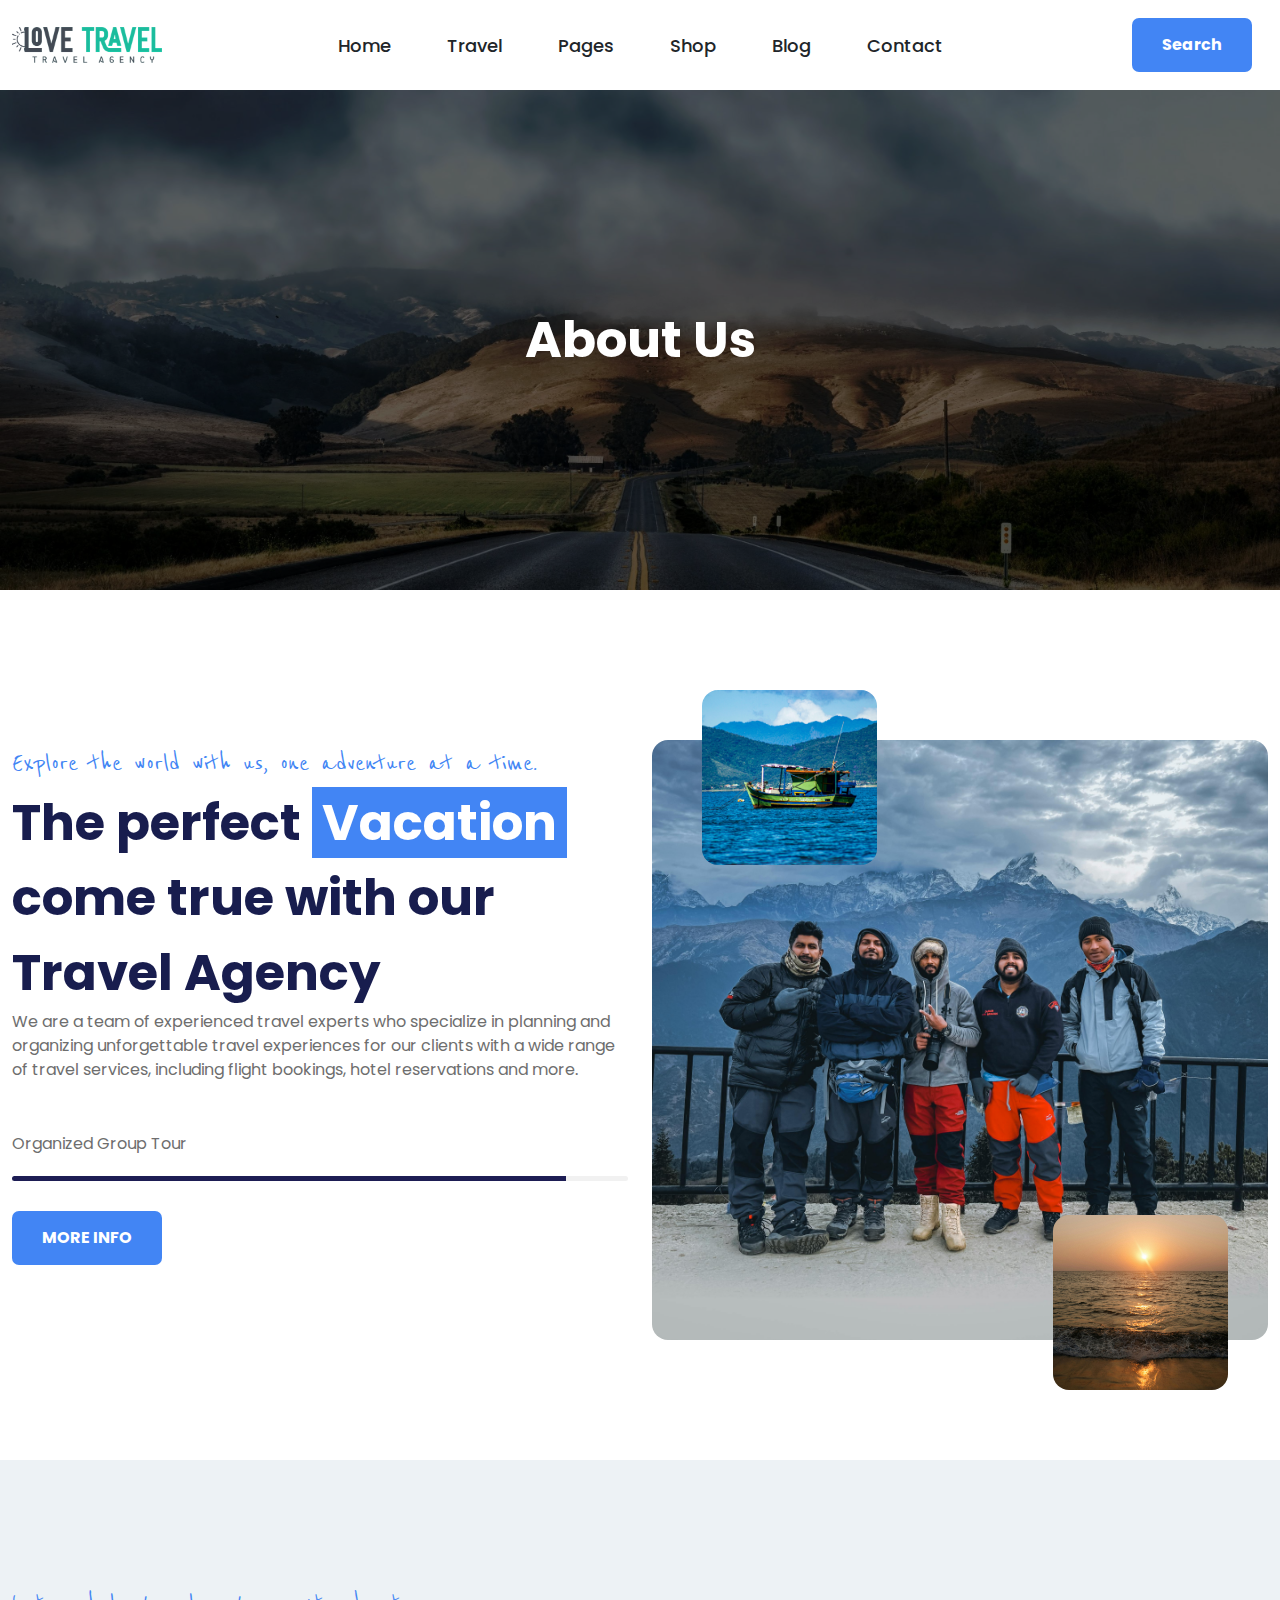
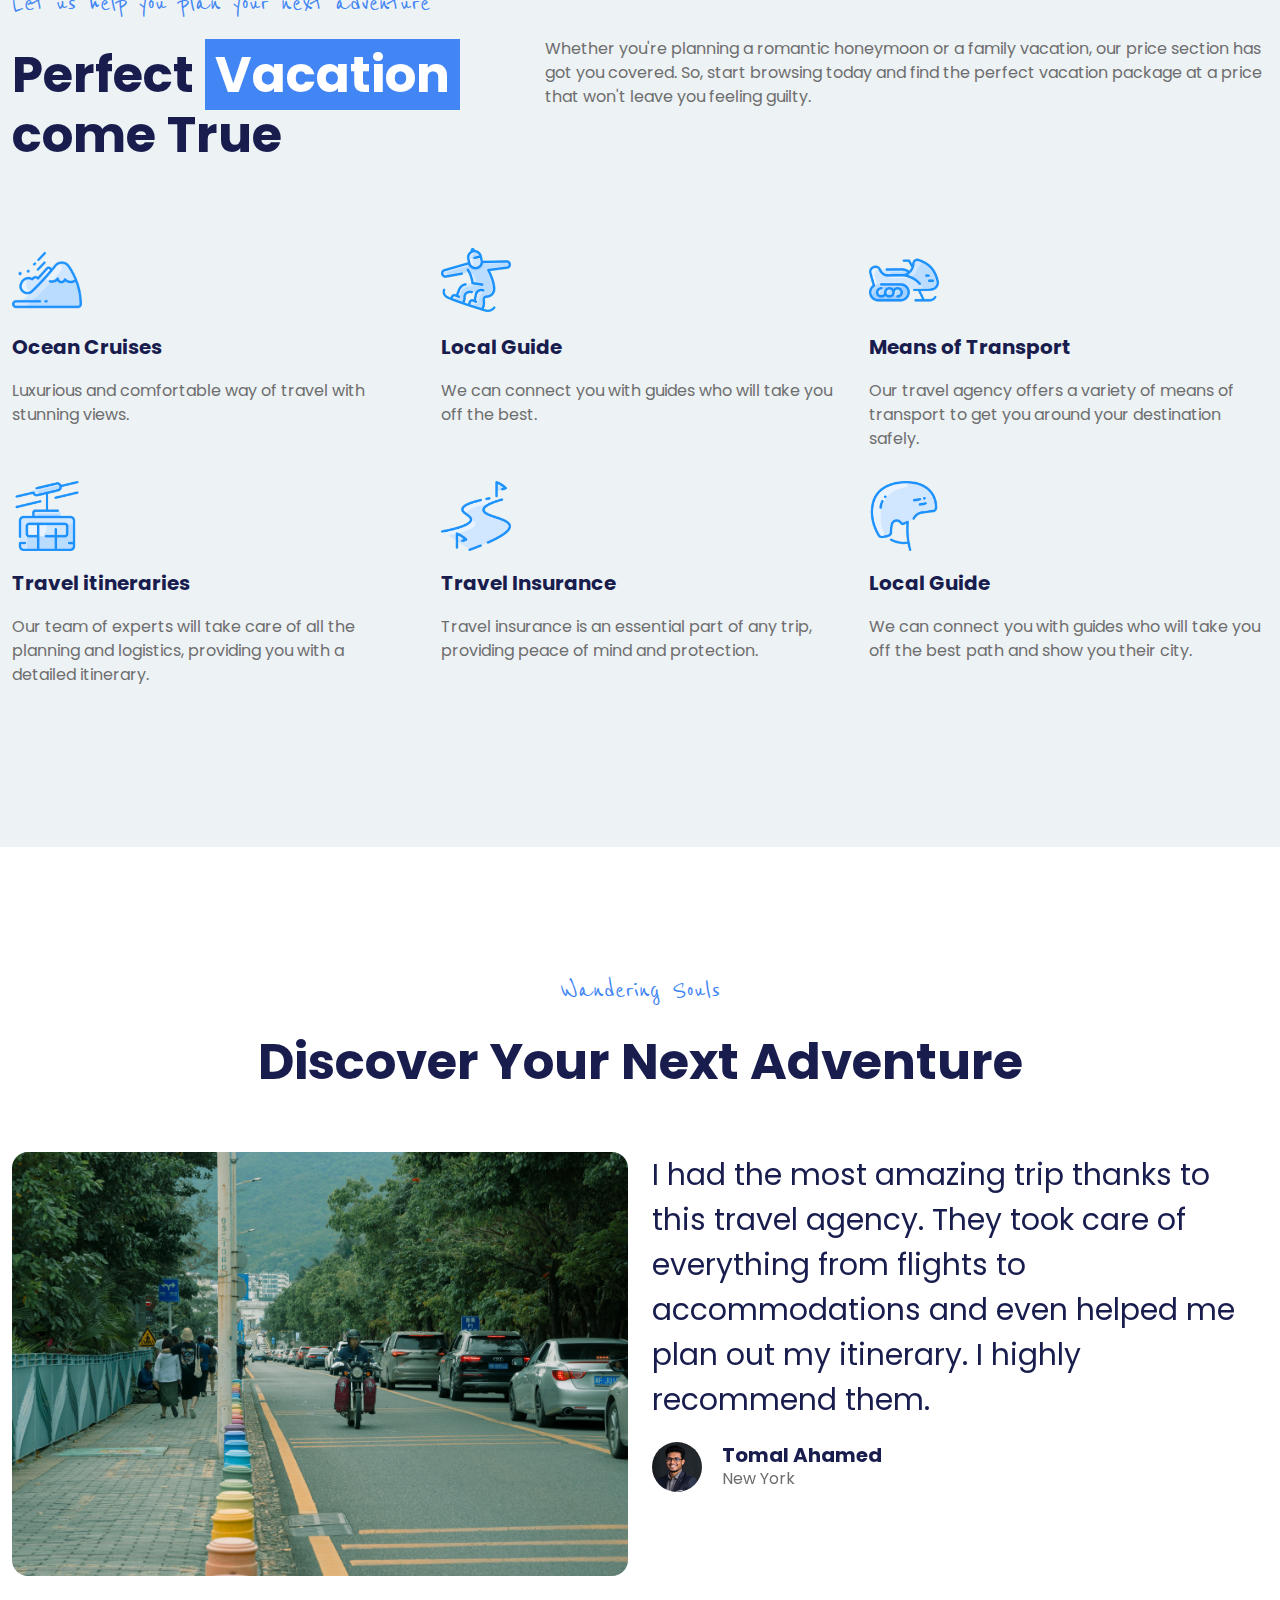
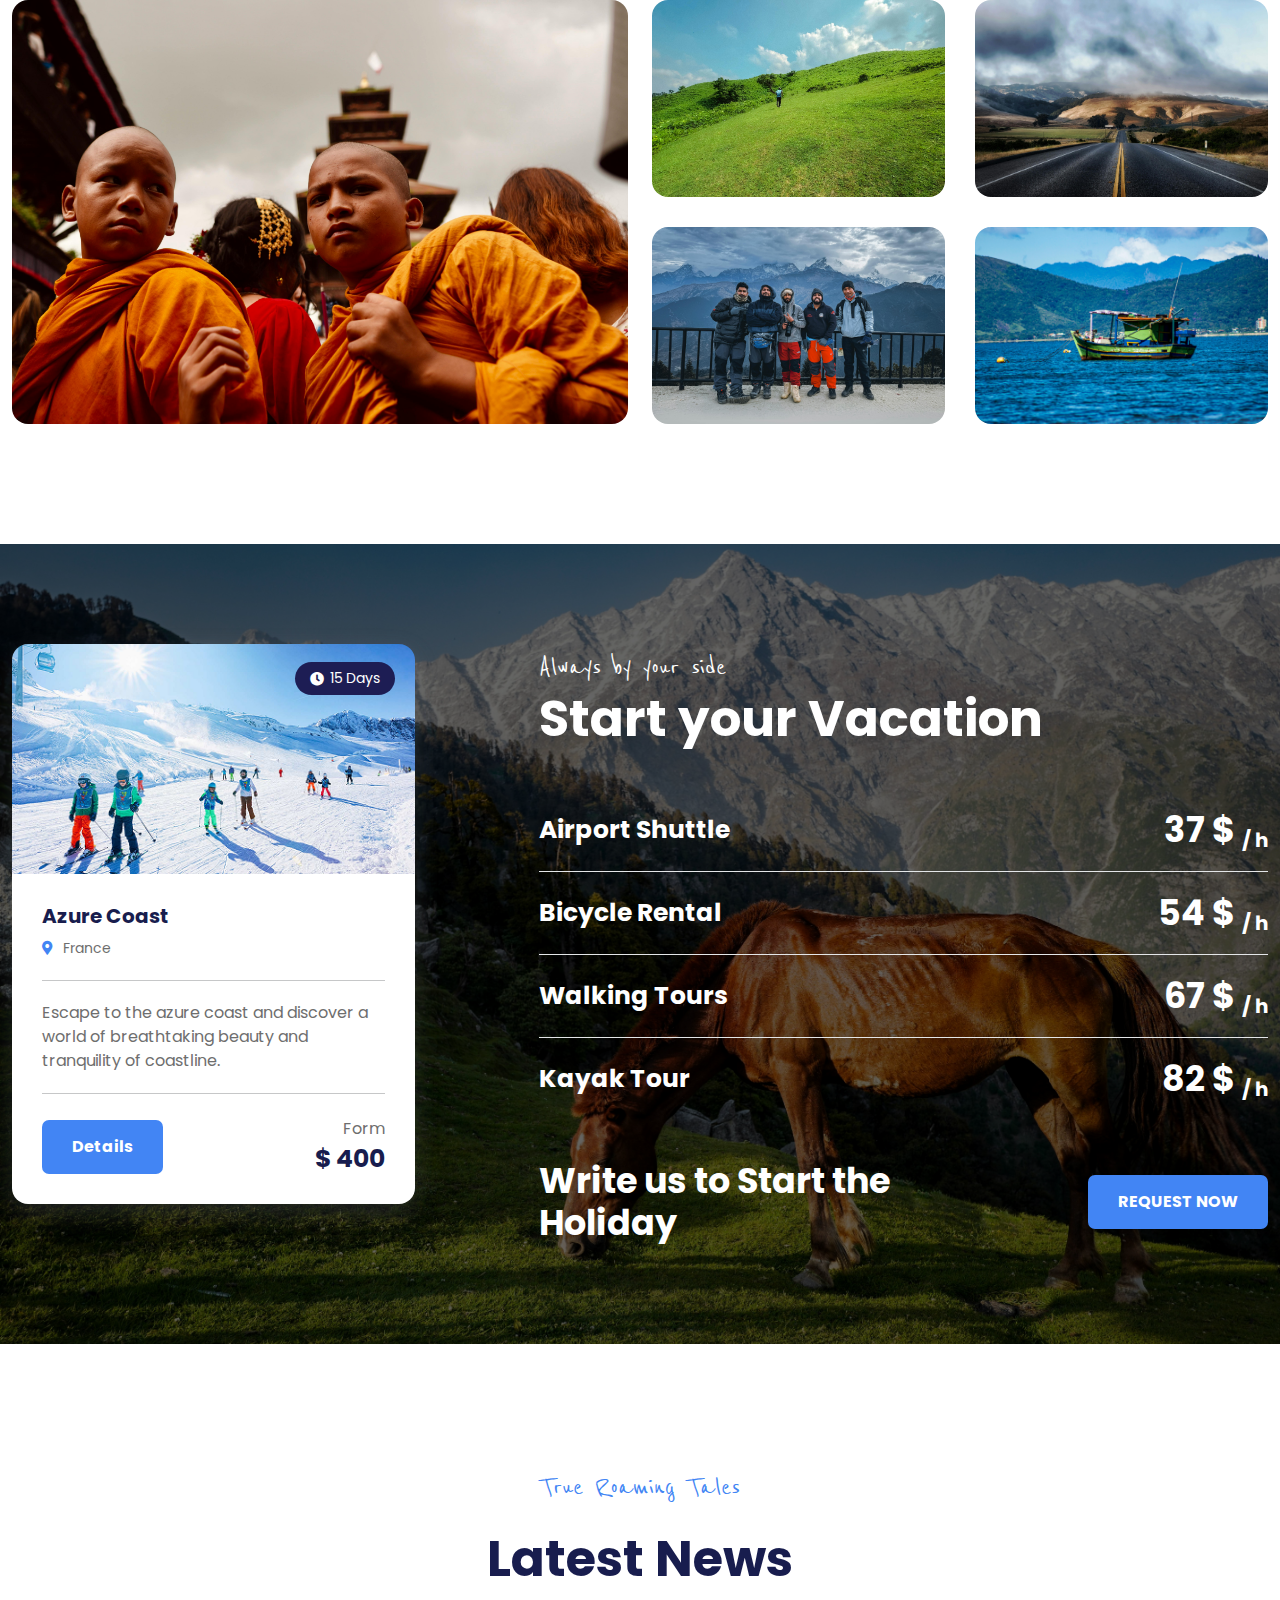
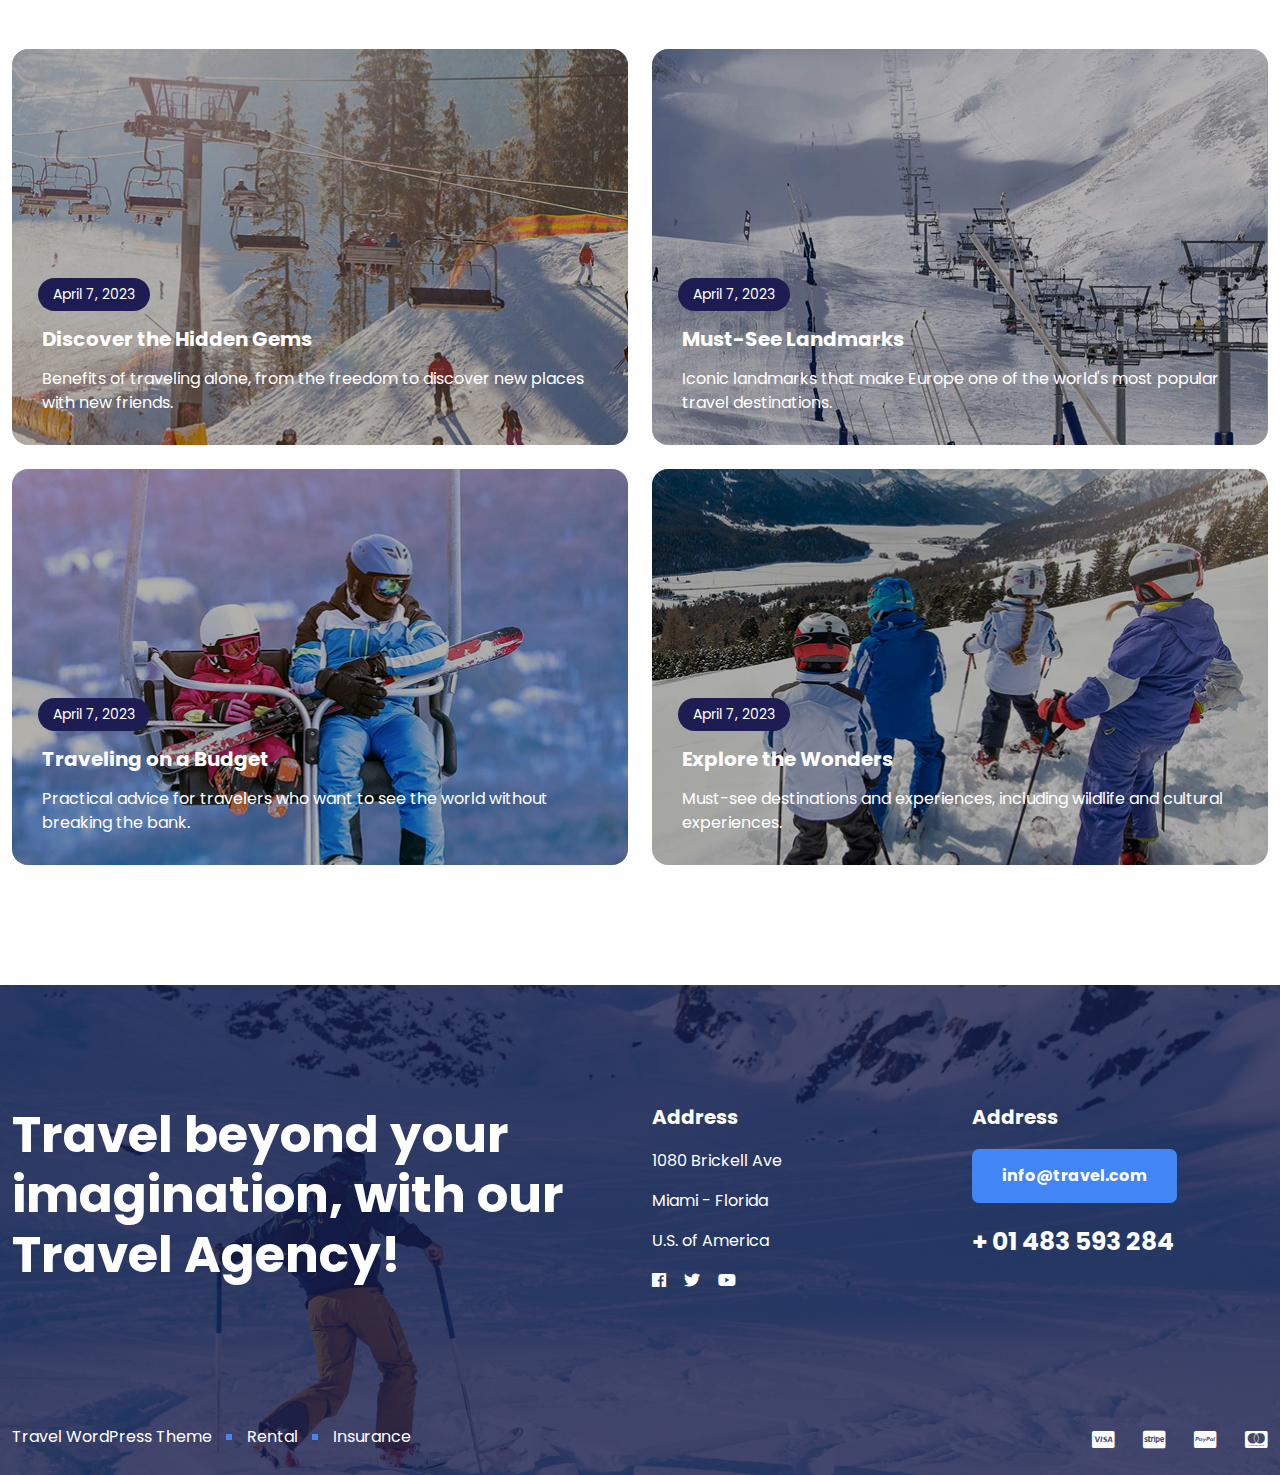
<file: about-us.html>
<!DOCTYPE html>
<html lang="en">
<head>
    <meta charset="UTF-8">
    <meta name="viewport" content="width=device-width, initial-scale=1.0">

    <!-- Css Links -->
    <link rel="stylesheet" href="assets/css/all.min.css">
    <link rel="stylesheet" href="assets/css/bootstrap.min.css">
    <link rel="stylesheet" href="assets/css/owl.carousel.css">
    <link rel="stylesheet" href="assets/css/nice-select.css">
    <link rel="stylesheet" href="assets/css/aos.css">
    <link rel="stylesheet" href="assets/css/style.css">
    <link rel="stylesheet" href="assets/css/responsive.css">
    <title>Love Travel || About Us</title>
</head>
<body>



    <!--------------------- Header Area Start ---------------------->
    <header class="header-area">
        <div class="nav-area">
            <div class="container">
                <div class="row align-items-center">
                    <div class="col-xl-3 col-md-3 col-6">
                        <div class="nav-left">
                            <a href="index.html" class="logo">
                                <img src="assets/image/logo.png" alt="logo" class="img-fluid">
                            </a>
                        </div>
                    </div>
                
                    <div class="col-xl-6 col-md-6 d-none d-md-block">
                        <div class="nav-menu__area">
                            <ul class="nav-menu d-flex justify-content-center list-unstyled mb-0">
                                <li><a href="index.html">Home</a></li>
                                <li><a href="about-us.html">Travel</a></li>
                                <li><a>Pages</a>
                                    <ul class="dropdown-content">
                                        <li><a href="destinations-layout.html">Destinations</a></li>
                                        <li><a href="destinations-previews.html">Previews</a></li>
                                        <li><a href="typologies.html">Activities</a></li>
                                    </ul>
                                </li>
                                <li><a href="archive.html">Shop</a></li>
                                <li><a href="destinations-previews.html">Blog</a></li>
                                <li><a href="services.html">Contact</a></li>
                            </ul>
                        </div>
                    </div>
                
                    <div class="col-xl-3 col-md-3 col-6">
                        <div class="nav-right d-flex align-items-center justify-content-end">
                            <a href="search.html" class="primary-btn me-1 me-md-3">Search</a>
                            <button class="menu_trigger btn p-0">
                                <span><i class="fa-solid fa-bars"></i></span>
                            </button>
                        </div>
                    </div>
                </div>
            </div>
        </div>
    </header>
    <!--------------------- Header Area End ---------------------->












    <!--------------------- Sidebar Area Start ---------------------->
    <div class="sidebar-area">
        <button class="sidebar_dismess"><i class="fa-solid fa-xmark"></i></button>
        <div class="sidebar-top">
            <div class="mobail-logo">
                <img src="assets/image/mobail-logo.png" alt="mobail-logo">
            </div>
            <p>Discover the World, one <br> Full Adventure at a Time!</p>
            <div class="sport-glary">
                <div class="sport-image"><img src="assets/image/package-1.png" alt="package-1"></div>
                <div class="sport-image"><img src="assets/image/package-2.png" alt="package-2"></div>
                <div class="sport-image"><img src="assets/image/package-3.png" alt="package-3"></div>
                <div class="sport-image"><img src="assets/image/package-4.png" alt="package-4"></div>
                <div class="sport-image"><img src="assets/image/package-5.png" alt="package-5"></div>
                <div class="sport-image"><img src="assets/image/package-6.png" alt="package-6"></div>
            </div>
            <ul class="nav-menu mb-0">
                <li><a href="index.html">Home</a></li>
                <li><a href="about-us.html">Travel</a></li>
                <li><a>Pages</a>
                    <ul class="dropdown-content">
                        <li><a href="destinations-layout.html">Destinations</a></li>
                        <li><a href="destinations-previews.html">Previews</a></li>
                        <li><a href="typologies.html">Activities</a></li>
                    </ul>
                </li>
                <li><a href="archive.html">Shop</a></li>
                <li><a href="destinations-previews.html">Blog</a></li>
                <li><a href="services.html">Contact</a></li>
            </ul>
        </div>
        <div class="mobail-contact">
            <h4>Our Contacts</h4>
            <div class="mobail-contact__wraper">
                <div>
                    <h5>Address</h5>
                    <a href="">1080 Brickell Ave - Miami United States of America</a>
                </div>
                <div>
                    <h5>Email</h5>
                    <a href="">info@travel.com</a>
                </div>
                <div>
                    <h5>Phone</h5>
                    <a href="">Travel Agency +1 473 483 384</a>
                    <a href="">Info Insurance +1 395 393 595</a>
                </div>
                <div>
                    <h5>Follow us</h5>
                    <ul class="social-links">
                        <a href=""><i class="fa-brands fa-facebook"></i></a>
                        <a href=""><i class="fa-brands fa-twitter"></i></a>
                        <a href=""><i class="fa-brands fa-linkedin"></i></i></a>
                    </ul>
                </div>
            </div>
        </div>
        <img src="assets/image/adventure-top.png" alt="adventure-top" class="adventure-image">
    </div>
    <!--------------------- Sidebar Area End ---------------------->



    











    <!--------------------- Hero Area Start ---------------------->
    <section class="hero-area hero-area-common about-hero">
        <div class="container">
            <div class="row">
                <div class="col-12">
                    <div class="hero-content">
                        <h1>About Us</h1>
                    </div>
                </div>
            </div>
        </div>
    </section>
    <!--------------------- Hero Area End ---------------------->

















    <!--------------------- Perfect Vacation Area Start ---------------------->
    <section class="perfect_vacation-area">
        <div class="container">
            <div class="row">
                <div class="col-lg-6">
                    <div class="perfect_vacation-content">
                        <span class="section-caption">Explore the world with us, one adventure at a time.</span>
                        <h2>The perfect <span>Vacation</span> come true with our Travel Agency</h2>
                        <p>We are a team of experienced travel experts who specialize in planning and organizing unforgettable travel experiences for our clients with a wide range of travel services, including flight bookings, hotel reservations and more.</p>
                        <div class="wandering_souls">
                            <p>Organized Group Tour</p>
                            <div class="progress"><div class="progress-bar darkblue" role="progressbar" style="width: 90%;" aria-valuenow="25" aria-valuemin="0" aria-valuemax="100"></div></div>
                        </div>
                        <a href="" class="primary-btn">MORE INFO</a>
                    </div>
                </div>
                <div class="col-lg-6 order-1 order-lg-2">
                    <div class="perfect_vacation__image-wraper">
                        <div class="perfect_vacation__image perfect_vacation__image-1">
                            <img src="assets/image/package-9.png" alt="package-9">
                        </div>
                        <div class="perfect_vacation__image perfect_vacation__image-2">
                            <img src="assets/image/package-10.png" alt="package-9">
                        </div>
                        <div class="perfect_vacation__image perfect_vacation__image-3">
                            <img src="assets/image/package-11.png" alt="package-9">
                        </div>
                    </div>
                </div>
            </div>
        </div>
    </section>
    <!--------------------- Perfect Vacation Area End ---------------------->















    <!--------------------- Vacation Services Area Start ---------------------->
    <section class="vacation_service-area">
        <div class="container">
            <div class="row align-items-center gy-4">
                <div class="col-lg-5 col-md-6">
                    <div class="section-title text-center text-md-start">
                        <span class="section-caption">Let us help you plan your next adventure</span>
                        <h2>Perfect <span>Vacation</span> come True</h2>
                    </div>
                </div>
                <div class="col-lg-7 col-md-6">
                    <div class="section-title text-center text-md-start">
                        <p>Whether you're planning a romantic honeymoon or a family vacation, our price section has got you covered. So, start browsing today and find the perfect vacation package at a price that won't leave you feeling guilty.</p>
                    </div>
                </div>
            </div>
            <div class="row">
                <div class="col-12">
                    <div class="service-card_wraper">
                        <div class="service-card">
                            <div class="service-card__image">
                                <img src="assets/image/services-card-1.png" alt="services-card-1">
                            </div>
                            <div class="service-card__content">
                                <h4>Ocean Cruises</h4>
                                <p>Luxurious and comfortable way of travel with stunning views.</p>
                            </div>
                        </div>
                        <div class="service-card">
                            <div class="service-card__image">
                                <img src="assets/image/services-card-2.png" alt="services-card-2">
                            </div>
                            <div class="service-card__content">
                                <h4>Local Guide</h4>
                                <p>We can connect you with guides who will take you off the best.</p>
                            </div>
                        </div>
                        <div class="service-card">
                            <div class="service-card__image">
                                <img src="assets/image/services-card-3.png" alt="services-card-3">
                            </div>
                            <div class="service-card__content">
                                <h4>Means of Transport</h4>
                                <p>Our travel agency offers a variety of means of transport to get you around your destination safely.</p>
                            </div>
                        </div>
                        <div class="service-card">
                            <div class="service-card__image">
                                <img src="assets/image/services-card-4.png" alt="services-card-4">
                            </div>
                            <div class="service-card__content">
                                <h4>Travel itineraries</h4>
                                <p>Our team of experts will take care of all the planning and logistics, providing you with a detailed itinerary.</p>
                            </div>
                        </div>
                        <div class="service-card">
                            <div class="service-card__image">
                                <img src="assets/image/services-card-5.png" alt="services-card-5">
                            </div>
                            <div class="service-card__content">
                                <h4>Travel Insurance</h4>
                                <p>Travel insurance is an essential part of any trip, providing peace of mind and protection.</p>
                            </div>
                        </div>
                        <div class="service-card">
                            <div class="service-card__image">
                                <img src="assets/image/services-card-6.png" alt="services-card-6">
                            </div>
                            <div class="service-card__content">
                                <h4>Local Guide</h4>
                                <p>We can connect you with guides who will take you off the best path and show you their city.</p>
                            </div>
                        </div>
                    </div>
                </div>
            </div>
        </div>
    </section>
    <!--------------------- Vacation Services Area End ---------------------->















    <!--------------------- Experiences Area Start ---------------------->
    <section class="experiences-area">
        <div class="container">
            <div class="row">
                <div class="col-12">
                    <div class="section-title text-center">
                        <span class="section-caption">Wandering Souls</span>
                        <h2>Discover Your Next Adventure</h2>
                    </div>
                </div>
            </div>
            <div class="space-60"></div>
            <div class="row gy-4">
                <div class="col-md-6">
                    <div class="experiences-image">
                        <img src="assets/image/package-5.png" alt="package-5">
                    </div>
                </div>
                <div class="col-md-6">
                    <div class="client-reviews_wraper owl-carousel">
                        <div class="client-reviews_box">
                            <p class="client-reviews">I had the most amazing trip thanks to this travel agency. They took care of everything from flights to accommodations and even helped me plan out my itinerary. I highly recommend them.</p>
                            <div class="client-info">
                                <div class="client-image">
                                    <img src="assets/image/tomal.jpg" alt="tomal">
                                </div>
                                <div class="client-n-l">
                                    <h4>Tomal Ahamed</h4>
                                    <p>New York</p>
                                </div>
                            </div>
                        </div>
                        <div class="client-reviews_box">
                            <p class="client-reviews">I had the most amazing trip thanks to this travel agency. They took care of everything from flights to accommodations and even helped me plan out my itinerary. I highly recommend them.</p>
                            <div class="client-info">
                                <div class="client-image">
                                    <img src="assets/image/tomal.jpg" alt="tomal">
                                </div>
                                <div class="client-n-l">
                                    <h4>Tomal Ahamed</h4>
                                    <p>New York</p>
                                </div>
                            </div>
                        </div>
                    </div>
                </div>
                <div class="col-md-6">
                    <div class="experiences-image">
                        <img src="assets/image/package-6.png" alt="package-6">
                    </div>
                </div>
                <div class="col-md-6">
                    <div class="experiences-image_wraper">
                        <div class="experiences-image">
                            <img src="assets/image/package-7.png" alt="package-7">
                        </div>                       
                        <div class="experiences-image">
                            <img src="assets/image/package-8.png" alt="package-8">
                        </div>                       
                        <div class="experiences-image">
                            <img src="assets/image/package-9.png" alt="package-9">
                        </div>                       
                        <div class="experiences-image">
                            <img src="assets/image/package-10.png" alt="package-10">
                        </div>                       
                    </div>
                </div>
            </div>
        </div>
    </section>
    <!--------------------- Experiences Area End ---------------------->















    <!--------------------- Start Vacetion Area Start ---------------------->
    <section class="vacation-area">
        <div class="container">
            <div class="row gy-5">
                <div class="col-lg-4">
                    <div class="vacation-area__left">
                        <div class="package-card">
                            <div class="package-image">
                                <img src="assets/image/package-3.png" alt="package-3">
                                <span class="package-tag darkblue"><i class="fa-solid fa-clock"></i>15 Days</span>
                            </div>
                            <div class="package-content">
                                <h4 class="package-title">Azure Coast</h4>
                                <span class="meta-data"><span><i class="fa-solid fa-location-dot"></i></span>France</span>
                                <hr class="divider">
                                <p class="package-excrept">Escape to the azure coast and discover a world of breathtaking beauty and tranquility of coastline.</p>
                                <hr class="divider">
                                <div class="d-flex align-items-end justify-content-between">
                                    <a href="" class="primary-btn">Details</a>
                                    <h3 class="package-price"><span>Form</span>$ 400</h3>
                                </div>
                            </div>
                        </div>
                    </div>
                </div>
                <div class="col-lg-8">
                    <div class="vacation-area__right">
                        <div class="vacation-content">
                            <span class="section-caption">Always by your side</span>
                            <h2>Start your Vacation</h2>
                            <ul class="vacation-content-list">
                                <li><span>Airport Shuttle</span> <h3>37 $ <sub>/ h</sub></h3></li>
                                <li><span>Bicycle Rental</span> <h3>54 $ <sub>/ h</sub></h3></li>
                                <li><span>Walking Tours</span> <h3>67 $ <sub>/ h</sub></h3></li>
                                <li><span>Kayak Tour</span> <h3>82 $ <sub>/ h</sub></h3></li>
                            </ul>
                            <div class="vacation-content__bottom">
                                <h3>Write us to Start the <br> Holiday</h3>
                                <a href="" class="primary-btn">REQUEST NOW</a>
                            </div>
                        </div>      
                    </div>
                </div>
            </div>
        </div>
    </section>
    <!--------------------- Start Vacetion Area End ---------------------->


















    <!--------------------- Roaming Area Start ---------------------->
    <section class="roaming-area">
        <div class="container">
            <div class="row">
                <div class="col-12">
                    <div class="section-title text-center">
                        <span class="section-caption">True Roaming Tales</span>
                        <h2>Latest News</h2>
                    </div>
                </div>
            </div>
            <div class="space-60"></div>
            <div class="fetured-card__wraper">
                <div class="row gy-4">
                    <div class="col-md-6">
                        <div class="fetured-card">
                            <img src="assets/image/featured-1.png" alt="featured-1">
                            <a href="" class="fetured-card__content text-start">
                                <span class="package-tag position-relative darkblue ms-4">April 7, 2023</span>
                                <h4 class="my-2">Discover the Hidden Gems</h4>
                                <p>Benefits of traveling alone, from the freedom to discover new places with new friends.</p>
                            </a>
                        </div>
                    </div>
                    <div class="col-md-6">
                        <div class="fetured-card">
                            <img src="assets/image/featured-2.png" alt="featured-2">
                            <a href="" class="fetured-card__content text-start">
                                <span class="package-tag position-relative darkblue ms-4">April 7, 2023</span>
                                <h4 class="my-2">Must-See Landmarks</h4>
                                <p>Iconic landmarks that make Europe one of the world's most popular travel destinations.</p>
                            </a>
                        </div>
                    </div>
                    <div class="col-md-6">
                        <div class="fetured-card">
                            <img src="assets/image/featured-3.png" alt="featured-3">
                            <a href="" class="fetured-card__content text-start">
                                <span class="package-tag position-relative darkblue ms-4">April 7, 2023</span>
                                <h4 class="my-2">Traveling on a Budget</h4>
                                <p>Practical advice for travelers who want to see the world without breaking the bank.</p>
                            </a>
                        </div>
                    </div>
                    <div class="col-md-6">
                        <div class="fetured-card">
                            <img src="assets/image/featured-4.png" alt="featured-4">
                            <a href="" class="fetured-card__content text-start">
                                <span class="package-tag position-relative darkblue ms-4">April 7, 2023</span>
                                <h4 class="my-2">Explore the Wonders</h4>
                                <p>Must-see destinations and experiences, including wildlife and cultural experiences.</p>
                            </a>
                        </div>
                    </div>
                </div>
            </div>
        </div>
    </section>
    <!--------------------- Roaming Area End ---------------------->


















    <!--------------------- Footer Area Start ---------------------->
    <footer class="footer-area">
        <div class="container">
            <div class="row gy-5">
                <div class="col-lg-6">
                    <div class="footer-left">
                        <h2>Travel beyond your imagination, with our Travel Agency!</h2>
                    </div>
                </div>
                <div class="col-lg-3 col-md-4">
                    <div class="footer-item">
                        <h4>Address</h4>
                        <ul class="footer-menu">
                            <li><a href="">1080 Brickell Ave</a></li>
                            <li><a href="">Miami - Florida</a></li>
                            <li><a href="">U.S. of America</a></li>
                            <ul>
                                <li><a href=""><span><i class="fa-brands fa-facebook"></i></span></a></li>
                                <li><a href=""><span><i class="fa-brands fa-twitter"></i></span></a></li>
                                <li><a href=""><i class="fa-brands fa-youtube"></i></span></a></li>
                            </ul>
                        </ul>
                    </div>
                </div>
                <div class="col-lg-3 col-md-4">
                    <div class="footer-item">
                        <h4>Address</h4>
                        <a href="" class="email-btn primary-btn">info@travel.com</a>
                        <a href="" class="contact-number">+ 01 483 593 284</a>
                    </div>
                </div>
            </div>
            <div class="copyright-area">
                <div class="row gy-4">
                    <div class="col-lg-6 col-md-8">
                        <div class="copyright-left">
                            <ul class="copyright-menu">
                                <li><a href="">Travel WordPress Theme</a></li>
                                <li><a href="">Rental</a></li>
                                <li><a href="">Insurance</a></li>
                            </ul>
                        </div>
                    </div>
                    <div class="col-lg-6 col-md-4">
                        <div class="copyright-right">
                            <ul class="money-transfer__menu">
                                <li><a href=""><span><i class="fa-brands fa-cc-visa"></i></span></a></li>
                                <li><a href=""><span><i class="fa-brands fa-cc-stripe"></i></span></a></li>
                                <li><a href=""><span><i class="fa-brands fa-cc-paypal"></i></span></a></li>
                                <li><a href=""><span><i class="fa-brands fa-cc-mastercard"></i></span></a></li>
                            </ul>
                        </div>
                    </div>
                </div>
            </div>
        </div>
    </footer>
    <!--------------------- Footer Area End ---------------------->
   




    <!-- Js-Links -->
     <script src="assets/js/jquery.js"></script>
     <script src="assets/js/bootstrap.min.js"></script>
     <script src="assets/js/owl.carousel.js"></script>
     <script src="assets/js/nice-select.min.js"></script>
     <script src="assets/js/aos.js"></script>
     <script src="assets/js/script.js"></script>
</body>
</html>
</file>
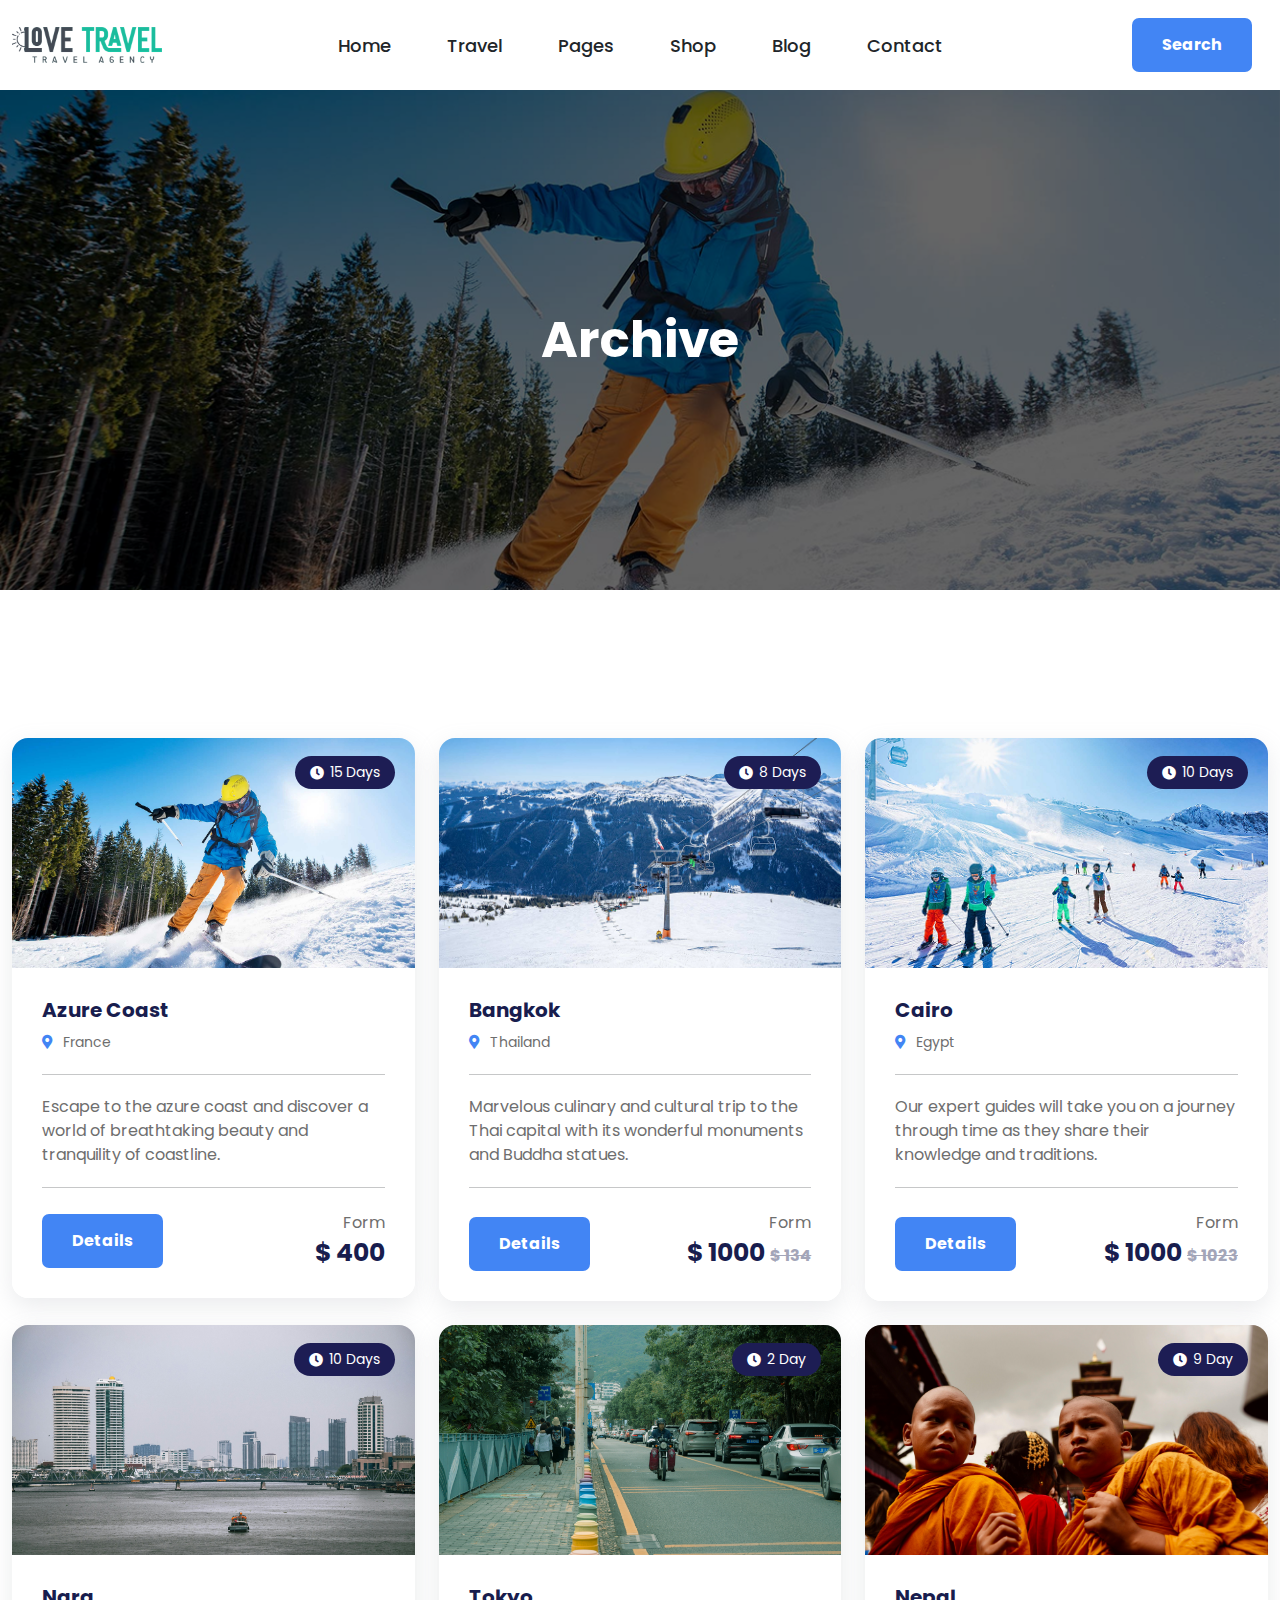
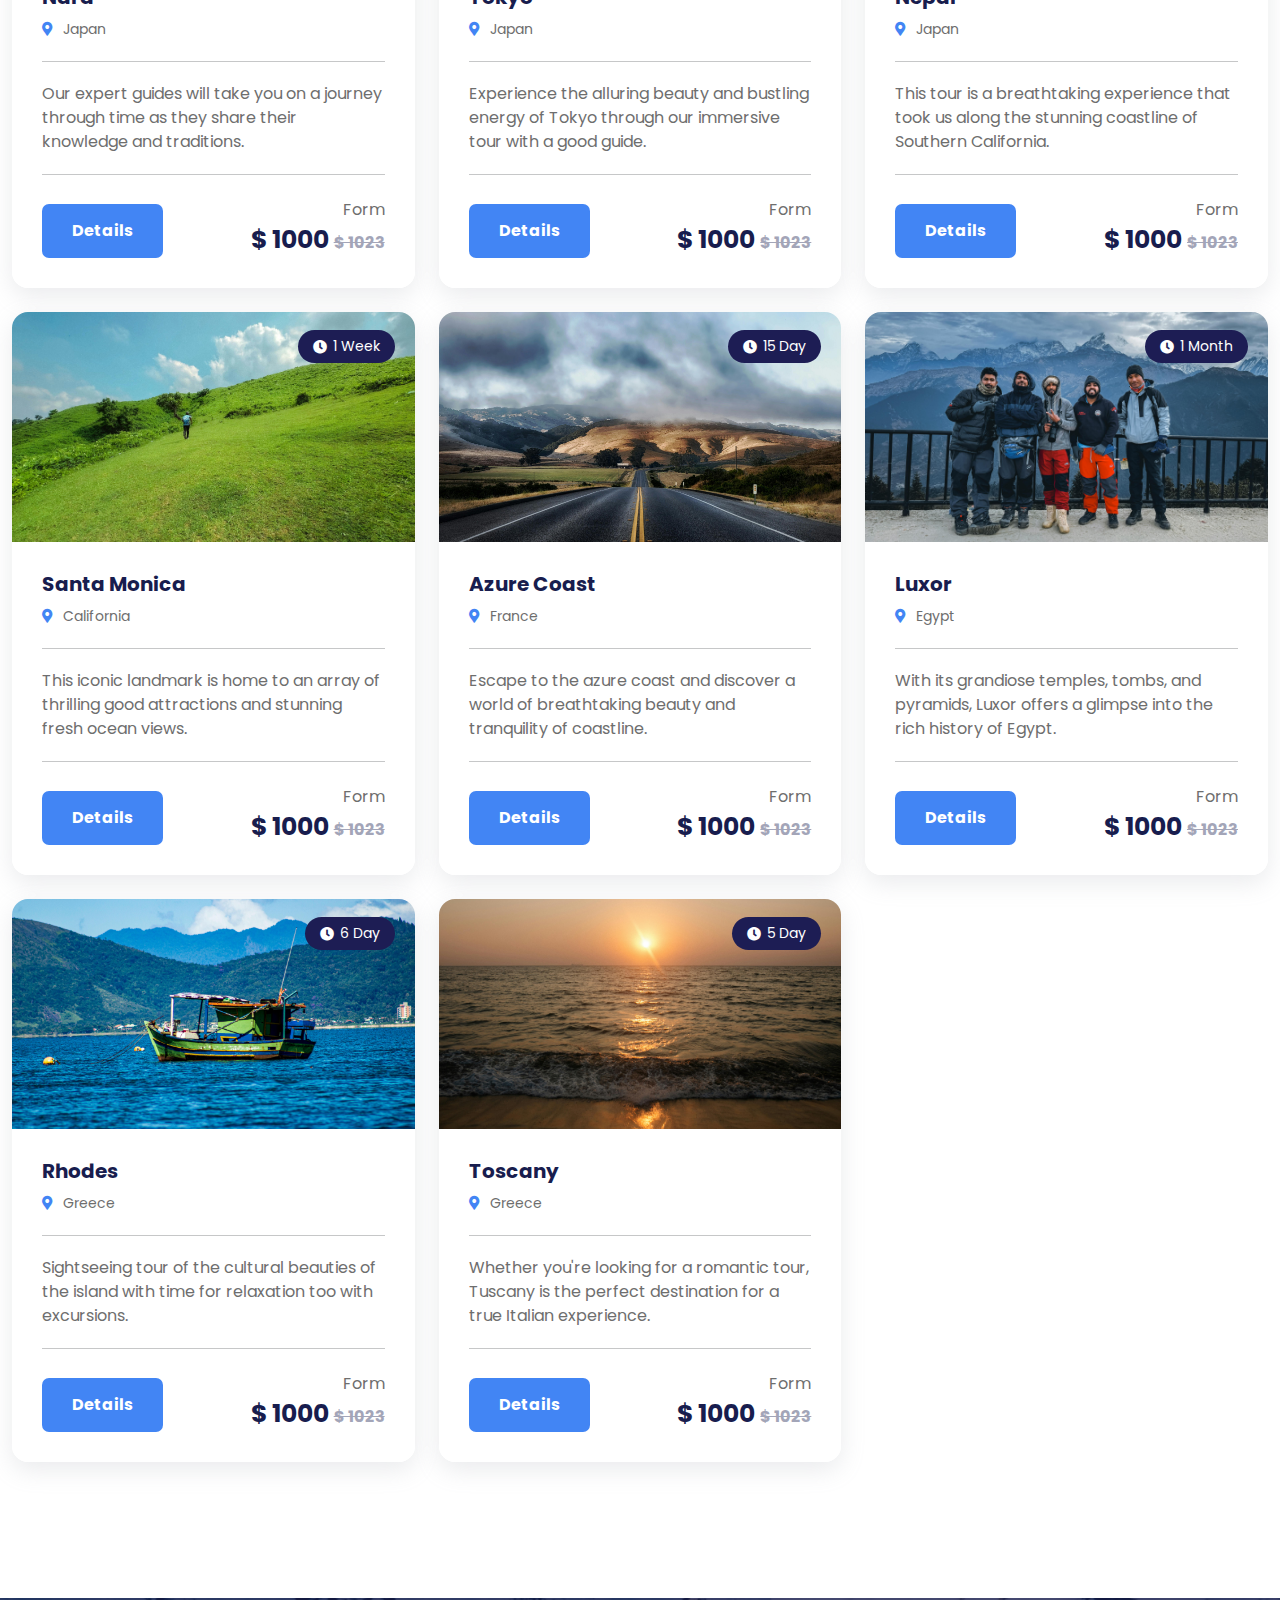
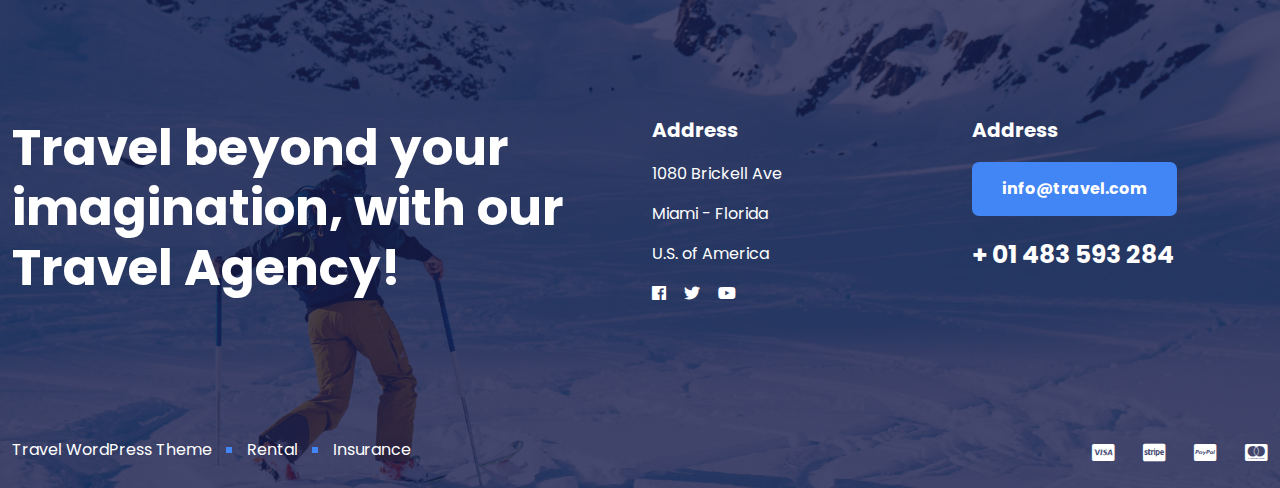
<file: archive.html>
<!DOCTYPE html>
<html lang="en">
<head>
    <meta charset="UTF-8">
    <meta name="viewport" content="width=device-width, initial-scale=1.0">

    <!-- Css Links -->
    <link rel="stylesheet" href="assets/css/all.min.css">
    <link rel="stylesheet" href="assets/css/bootstrap.min.css">
    <link rel="stylesheet" href="assets/css/owl.carousel.css">
    <link rel="stylesheet" href="assets/css/nice-select.css">
    <link rel="stylesheet" href="assets/css/aos.css">
    <link rel="stylesheet" href="assets/css/style.css">
    <link rel="stylesheet" href="assets/css/responsive.css">
    <title>Love Travel || Archive</title>
</head>
<body>



    <!--------------------- Header Area Start ---------------------->
    <header class="header-area">
        <div class="nav-area">
            <div class="container">
                <div class="row align-items-center">
                    <div class="col-xl-3 col-md-3 col-6">
                        <div class="nav-left">
                            <a href="index.html" class="logo">
                                <img src="assets/image/logo.png" alt="logo" class="img-fluid">
                            </a>
                        </div>
                    </div>
                
                    <div class="col-xl-6 col-md-6 d-none d-md-block">
                        <div class="nav-menu__area">
                            <ul class="nav-menu d-flex justify-content-center list-unstyled mb-0">
                                <li><a href="index.html">Home</a></li>
                                <li><a href="about-us.html">Travel</a></li>
                                <li><a>Pages</a>
                                    <ul class="dropdown-content">
                                        <li><a href="destinations-layout.html">Destinations</a></li>
                                        <li><a href="destinations-previews.html">Previews</a></li>
                                        <li><a href="typologies.html">Activities</a></li>
                                    </ul>
                                </li>
                                <li><a href="archive.html">Shop</a></li>
                                <li><a href="destinations-previews.html">Blog</a></li>
                                <li><a href="services.html">Contact</a></li>
                            </ul>
                        </div>
                    </div>
                
                    <div class="col-xl-3 col-md-3 col-6">
                        <div class="nav-right d-flex align-items-center justify-content-end">
                            <a href="search.html" class="primary-btn me-1 me-md-3">Search</a>
                            <button class="menu_trigger btn p-0">
                                <span><i class="fa-solid fa-bars"></i></span>
                            </button>
                        </div>
                    </div>
                </div>
            </div>
        </div>
    </header>
    <!--------------------- Header Area End ---------------------->











    <!--------------------- Hero Area Start ---------------------->
    <section class="hero-area hero-area-common archive-hero">
        <div class="container">
            <div class="row">
                <div class="col-12">
                    <div class="hero-content">
                        <h1>Archive</h1>
                    </div>
                </div>
            </div>
        </div>
    </section>
    <!--------------------- Hero Area End ---------------------->













    <!--------------------- Archive Post Area Start ---------------------->
    <section class="archive-post">
        <div class="container">
            <div class="package-wraper">
                <div class="row gy-4">
                    <div class="col-md-6 col-lg-4">
                        <div class="package-card">
                            <div class="package-image">
                                <img src="assets/image/package-1.png" alt="package-1">
                                <span class="package-tag darkblue"><i class="fa-solid fa-clock"></i>15 Days</span>
                            </div>
                            <div class="package-content">
                                <h4 class="package-title">Azure Coast</h4>
                                <span class="meta-data"><span><i class="fa-solid fa-location-dot"></i></span>France</span>
                                <hr class="divider">
                                <p class="package-excrept">Escape to the azure coast and discover a world of breathtaking beauty and tranquility of coastline.</p>
                                <hr class="divider">
                                <div class="d-flex align-items-end justify-content-between">
                                    <a href="" class="primary-btn">Details</a>
                                    <h3 class="package-price"><span>Form</span>$ 400</h3>
                                </div>
                            </div>
                        </div>
                    </div>
                    <div class="col-md-6 col-lg-4">
                        <div class="package-card">
                            <div class="package-image">
                                <img src="assets/image/package-2.png" alt="package-2">
                                <span class="package-tag darkblue"><i class="fa-solid fa-clock"></i>8 Days</span>
                            </div>
                            <div class="package-content">
                                <h4 class="package-title">Bangkok</h4>
                                <span class="meta-data"><span><i class="fa-solid fa-location-dot"></i></span>Thailand</span>
                                <hr class="divider">
                                <p class="package-excrept">Marvelous culinary and cultural trip to the Thai capital with its wonderful monuments and Buddha statues.</p>
                                <hr class="divider">
                                <div class="d-flex align-items-end justify-content-between">
                                    <a href="" class="primary-btn">Details</a>
                                    <h3 class="package-price"><span>Form</span>$ 1000 <span class="regular-price">$ 134</span></h3>
                                </div>
                            </div>
                        </div>
                    </div>
                    <div class="col-md-6 col-lg-4">
                        <div class="package-card">
                            <div class="package-image">
                                <img src="assets/image/package-3.png" alt="package-3">
                                <span class="package-tag darkblue"><i class="fa-solid fa-clock"></i>10 Days</span>
                            </div>
                            <div class="package-content">
                                <h4 class="package-title">Cairo</h4>
                                <span class="meta-data"><span><i class="fa-solid fa-location-dot"></i></span>Egypt</span>
                                <hr class="divider">
                                <p class="package-excrept">Our expert guides will take you on a journey through time as they share their knowledge and traditions.</p>
                                <hr class="divider">
                                <div class="d-flex align-items-end justify-content-between">
                                    <a href="" class="primary-btn">Details</a>
                                    <h3 class="package-price"><span>Form</span>$ 1000 <span class="regular-price">$ 1023</span></h3>
                                </div>
                            </div>
                        </div>
                    </div>
                    <div class="col-md-6 col-lg-4">
                        <div class="package-card">
                            <div class="package-image">
                                <img src="assets/image/package-4.png" alt="package-4">
                                <span class="package-tag darkblue"><i class="fa-solid fa-clock"></i>10 Days</span>
                            </div>
                            <div class="package-content">
                                <h4 class="package-title">Nara</h4>
                                <span class="meta-data"><span><i class="fa-solid fa-location-dot"></i></span>Japan</span>
                                <hr class="divider">
                                <p class="package-excrept">Our expert guides will take you on a journey through time as they share their knowledge and traditions.</p>
                                <hr class="divider">
                                <div class="d-flex align-items-end justify-content-between">
                                    <a href="" class="primary-btn">Details</a>
                                    <h3 class="package-price"><span>Form</span>$ 1000 <span class="regular-price">$ 1023</span></h3>
                                </div>
                            </div>
                        </div>
                    </div>
                    <div class="col-md-6 col-lg-4">
                        <div class="package-card">
                            <div class="package-image">
                                <img src="assets/image/package-5.png" alt="package-5">
                                <span class="package-tag darkblue"><i class="fa-solid fa-clock"></i>2 day</span>
                            </div>
                            <div class="package-content">
                                <h4 class="package-title">Tokyo</h4>
                                <span class="meta-data"><span><i class="fa-solid fa-location-dot"></i></span>Japan</span>
                                <hr class="divider">
                                <p class="package-excrept">Experience the alluring beauty and bustling energy of Tokyo through our immersive tour with a good guide.</p>
                                <hr class="divider">
                                <div class="d-flex align-items-end justify-content-between">
                                    <a href="" class="primary-btn">Details</a>
                                    <h3 class="package-price"><span>Form</span>$ 1000 <span class="regular-price">$ 1023</span></h3>
                                </div>
                            </div>
                        </div>
                    </div>
                    <div class="col-md-6 col-lg-4">
                        <div class="package-card">
                            <div class="package-image">
                                <img src="assets/image/package-6.png" alt="package-6">
                                <span class="package-tag darkblue"><i class="fa-solid fa-clock"></i>9 day</span>
                            </div>
                            <div class="package-content">
                                <h4 class="package-title">Nepal</h4>
                                <span class="meta-data"><span><i class="fa-solid fa-location-dot"></i></span>Japan</span>
                                <hr class="divider">
                                <p class="package-excrept">This tour is a breathtaking experience that took us along the stunning coastline of Southern California.</p>
                                <hr class="divider">
                                <div class="d-flex align-items-end justify-content-between">
                                    <a href="" class="primary-btn">Details</a>
                                    <h3 class="package-price"><span>Form</span>$ 1000 <span class="regular-price">$ 1023</span></h3>
                                </div>
                            </div>
                        </div>
                    </div>
                    <div class="col-md-6 col-lg-4">
                        <div class="package-card">
                            <div class="package-image">
                                <img src="assets/image/package-7.png" alt="package-7">
                                <span class="package-tag darkblue"><i class="fa-solid fa-clock"></i>1 Week</span>
                            </div>
                            <div class="package-content">
                                <h4 class="package-title">Santa Monica</h4>
                                <span class="meta-data"><span><i class="fa-solid fa-location-dot"></i></span>California</span>
                                <hr class="divider">
                                <p class="package-excrept">This iconic landmark is home to an array of thrilling good attractions and stunning fresh ocean views.</p>
                                <hr class="divider">
                                <div class="d-flex align-items-end justify-content-between">
                                    <a href="" class="primary-btn">Details</a>
                                    <h3 class="package-price"><span>Form</span>$ 1000 <span class="regular-price">$ 1023</span></h3>
                                </div>
                            </div>
                        </div>
                    </div>
                    <div class="col-md-6 col-lg-4">
                        <div class="package-card">
                            <div class="package-image">
                                <img src="assets/image/package-8.png" alt="package-8">
                                <span class="package-tag darkblue"><i class="fa-solid fa-clock"></i>15 day</span>
                            </div>
                            <div class="package-content">
                                <h4 class="package-title">Azure Coast</h4>
                                <span class="meta-data"><span><i class="fa-solid fa-location-dot"></i></span>France</span>
                                <hr class="divider">
                                <p class="package-excrept">Escape to the azure coast and discover a world of breathtaking beauty and tranquility of coastline.</p>
                                <hr class="divider">
                                <div class="d-flex align-items-end justify-content-between">
                                    <a href="" class="primary-btn">Details</a>
                                    <h3 class="package-price"><span>Form</span>$ 1000 <span class="regular-price">$ 1023</span></h3>
                                </div>
                            </div>
                        </div>
                    </div>
                    <div class="col-md-6 col-lg-4">
                        <div class="package-card">
                            <div class="package-image">
                                <img src="assets/image/package-9.png" alt="package-9">
                                <span class="package-tag darkblue"><i class="fa-solid fa-clock"></i>1 Month</span>
                            </div>
                            <div class="package-content">
                                <h4 class="package-title">Luxor</h4>
                                <span class="meta-data"><span><i class="fa-solid fa-location-dot"></i></span>Egypt</span>
                                <hr class="divider">
                                <p class="package-excrept">With its grandiose temples, tombs, and pyramids, Luxor offers a glimpse into the rich history of Egypt.</p>
                                <hr class="divider">
                                <div class="d-flex align-items-end justify-content-between">
                                    <a href="" class="primary-btn">Details</a>
                                    <h3 class="package-price"><span>Form</span>$ 1000 <span class="regular-price">$ 1023</span></h3>
                                </div>
                            </div>
                        </div>
                    </div>
                    <div class="col-md-6 col-lg-4">
                        <div class="package-card">
                            <div class="package-image">
                                <img src="assets/image/package-10.png" alt="package-10">
                                <span class="package-tag darkblue"><i class="fa-solid fa-clock"></i>6 day</span>
                            </div>
                            <div class="package-content">
                                <h4 class="package-title">Rhodes</h4>
                                <span class="meta-data"><span><i class="fa-solid fa-location-dot"></i></span>Greece</span>
                                <hr class="divider">
                                <p class="package-excrept">Sightseeing tour of the cultural beauties of the island with time for relaxation too with excursions.</p>
                                <hr class="divider">
                                <div class="d-flex align-items-end justify-content-between">
                                    <a href="" class="primary-btn">Details</a>
                                    <h3 class="package-price"><span>Form</span>$ 1000 <span class="regular-price">$ 1023</span></h3>
                                </div>
                            </div>
                        </div>
                    </div>
                    <div class="col-md-6 col-lg-4">
                        <div class="package-card">
                            <div class="package-image">
                                <img src="assets/image/package-11.png" alt="package-11">
                                <span class="package-tag darkblue"><i class="fa-solid fa-clock"></i>5 day</span>
                            </div>
                            <div class="package-content">
                                <h4 class="package-title">Toscany</h4>
                                <span class="meta-data"><span><i class="fa-solid fa-location-dot"></i></span>Greece</span>
                                <hr class="divider">
                                <p class="package-excrept">Whether you're looking for a romantic tour, Tuscany is the perfect destination for a true Italian experience.</p>
                                <hr class="divider">
                                <div class="d-flex align-items-end justify-content-between">
                                    <a href="" class="primary-btn">Details</a>
                                    <h3 class="package-price"><span>Form</span>$ 1000 <span class="regular-price">$ 1023</span></h3>
                                </div>
                            </div>
                        </div>
                    </div>
                </div>
            </div>
        </div>
    </section>
    <!--------------------- Archive Post Area End ---------------------->










    <!--------------------- Footer Area Start ---------------------->
    <footer class="footer-area">
        <div class="container">
            <div class="row gy-5">
                <div class="col-lg-6">
                    <div class="footer-left">
                        <h2>Travel beyond your imagination, with our Travel Agency!</h2>
                    </div>
                </div>
                <div class="col-lg-3 col-md-4">
                    <div class="footer-item">
                        <h4>Address</h4>
                        <ul class="footer-menu">
                            <li><a href="">1080 Brickell Ave</a></li>
                            <li><a href="">Miami - Florida</a></li>
                            <li><a href="">U.S. of America</a></li>
                            <ul>
                                <li><a href=""><span><i class="fa-brands fa-facebook"></i></span></a></li>
                                <li><a href=""><span><i class="fa-brands fa-twitter"></i></span></a></li>
                                <li><a href=""><i class="fa-brands fa-youtube"></i></span></a></li>
                            </ul>
                        </ul>
                    </div>
                </div>
                <div class="col-lg-3 col-md-4">
                    <div class="footer-item">
                        <h4>Address</h4>
                        <a href="" class="email-btn primary-btn">info@travel.com</a>
                        <a href="" class="contact-number">+ 01 483 593 284</a>
                    </div>
                </div>
            </div>
            <div class="copyright-area">
                <div class="row gy-4">
                    <div class="col-lg-6 col-md-8">
                        <div class="copyright-left">
                            <ul class="copyright-menu">
                                <li><a href="">Travel WordPress Theme</a></li>
                                <li><a href="">Rental</a></li>
                                <li><a href="">Insurance</a></li>
                            </ul>
                        </div>
                    </div>
                    <div class="col-lg-6 col-md-4">
                        <div class="copyright-right">
                            <ul class="money-transfer__menu">
                                <li><a href=""><span><i class="fa-brands fa-cc-visa"></i></span></a></li>
                                <li><a href=""><span><i class="fa-brands fa-cc-stripe"></i></span></a></li>
                                <li><a href=""><span><i class="fa-brands fa-cc-paypal"></i></span></a></li>
                                <li><a href=""><span><i class="fa-brands fa-cc-mastercard"></i></span></a></li>
                            </ul>
                        </div>
                    </div>
                </div>
            </div>
        </div>
    </footer>
    <!--------------------- Footer Area End ---------------------->
   




    <!-- Js-Links -->
     <script src="assets/js/jquery.js"></script>
     <script src="assets/js/bootstrap.min.js"></script>
     <script src="assets/js/owl.carousel.js"></script>
     <script src="assets/js/nice-select.min.js"></script>
     <script src="assets/js/aos.js"></script>
     <script src="assets/js/script.js"></script>
</body>
</html>
</file>
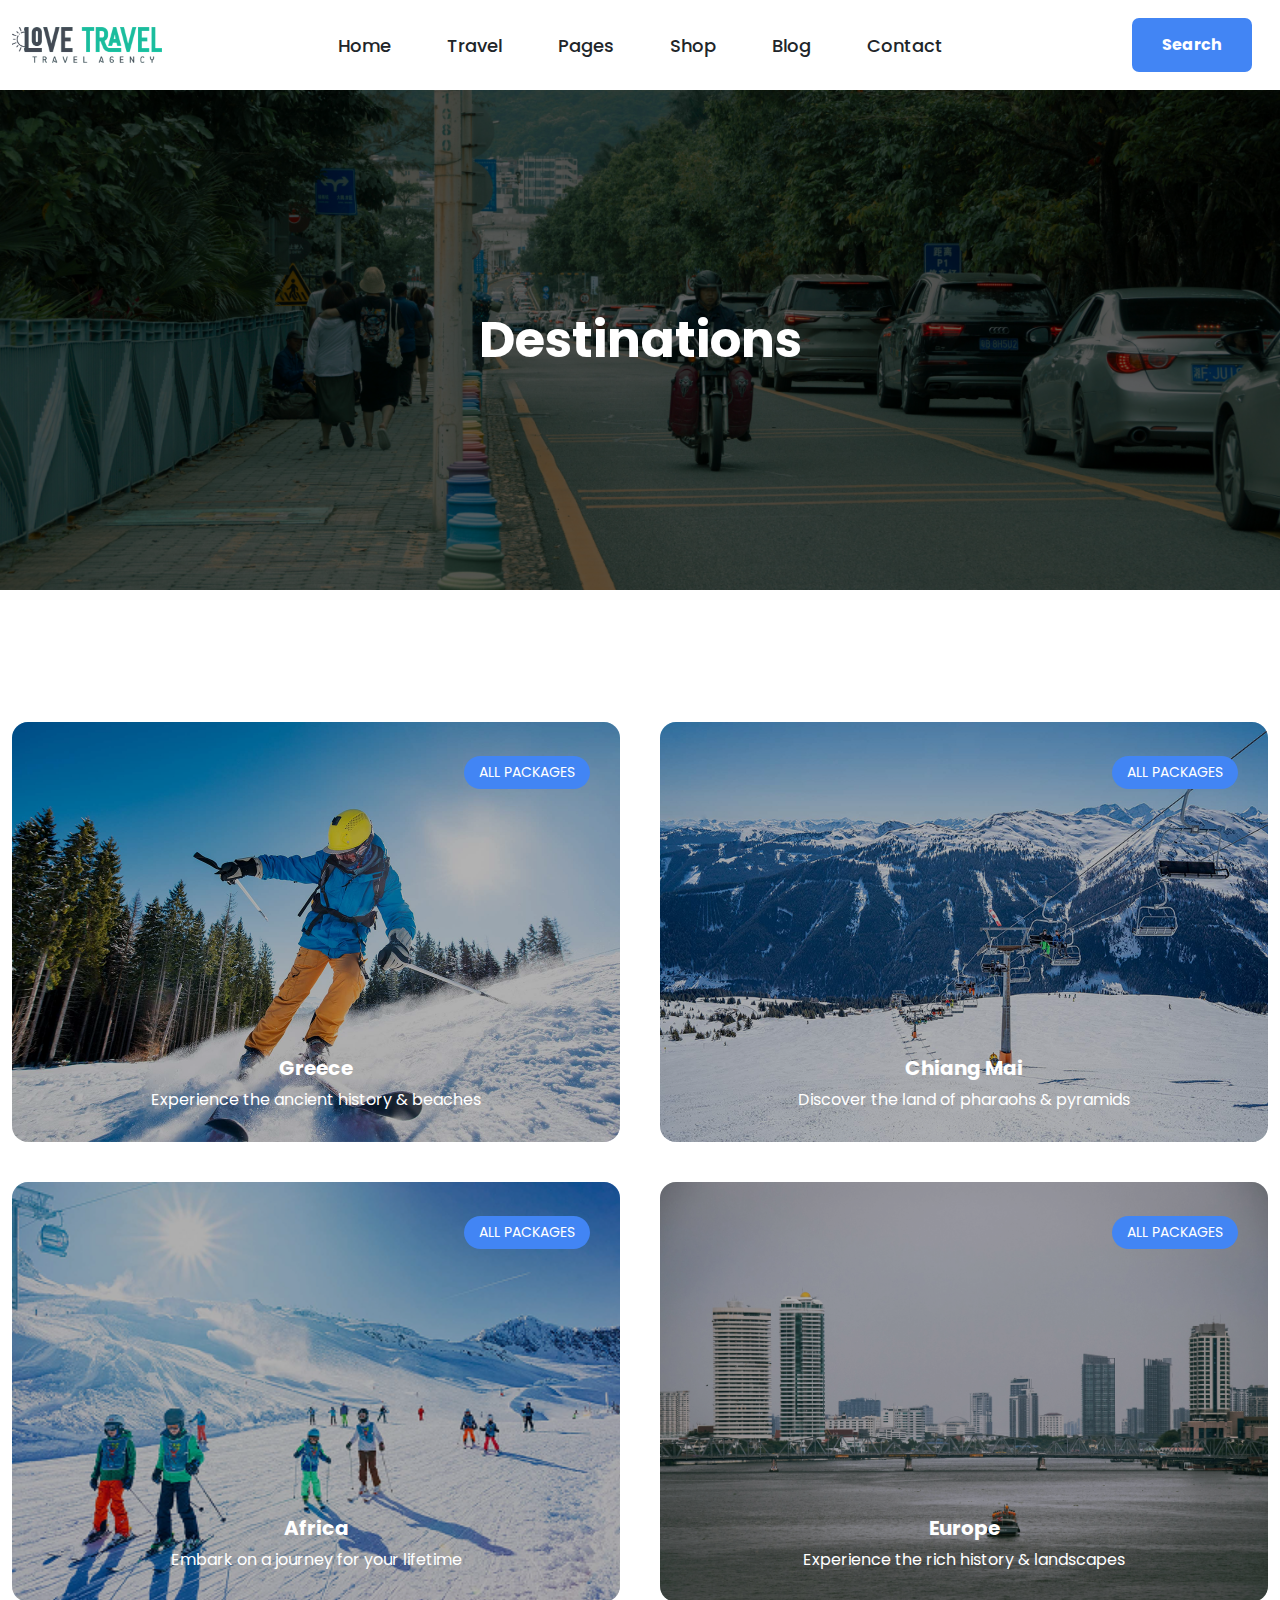
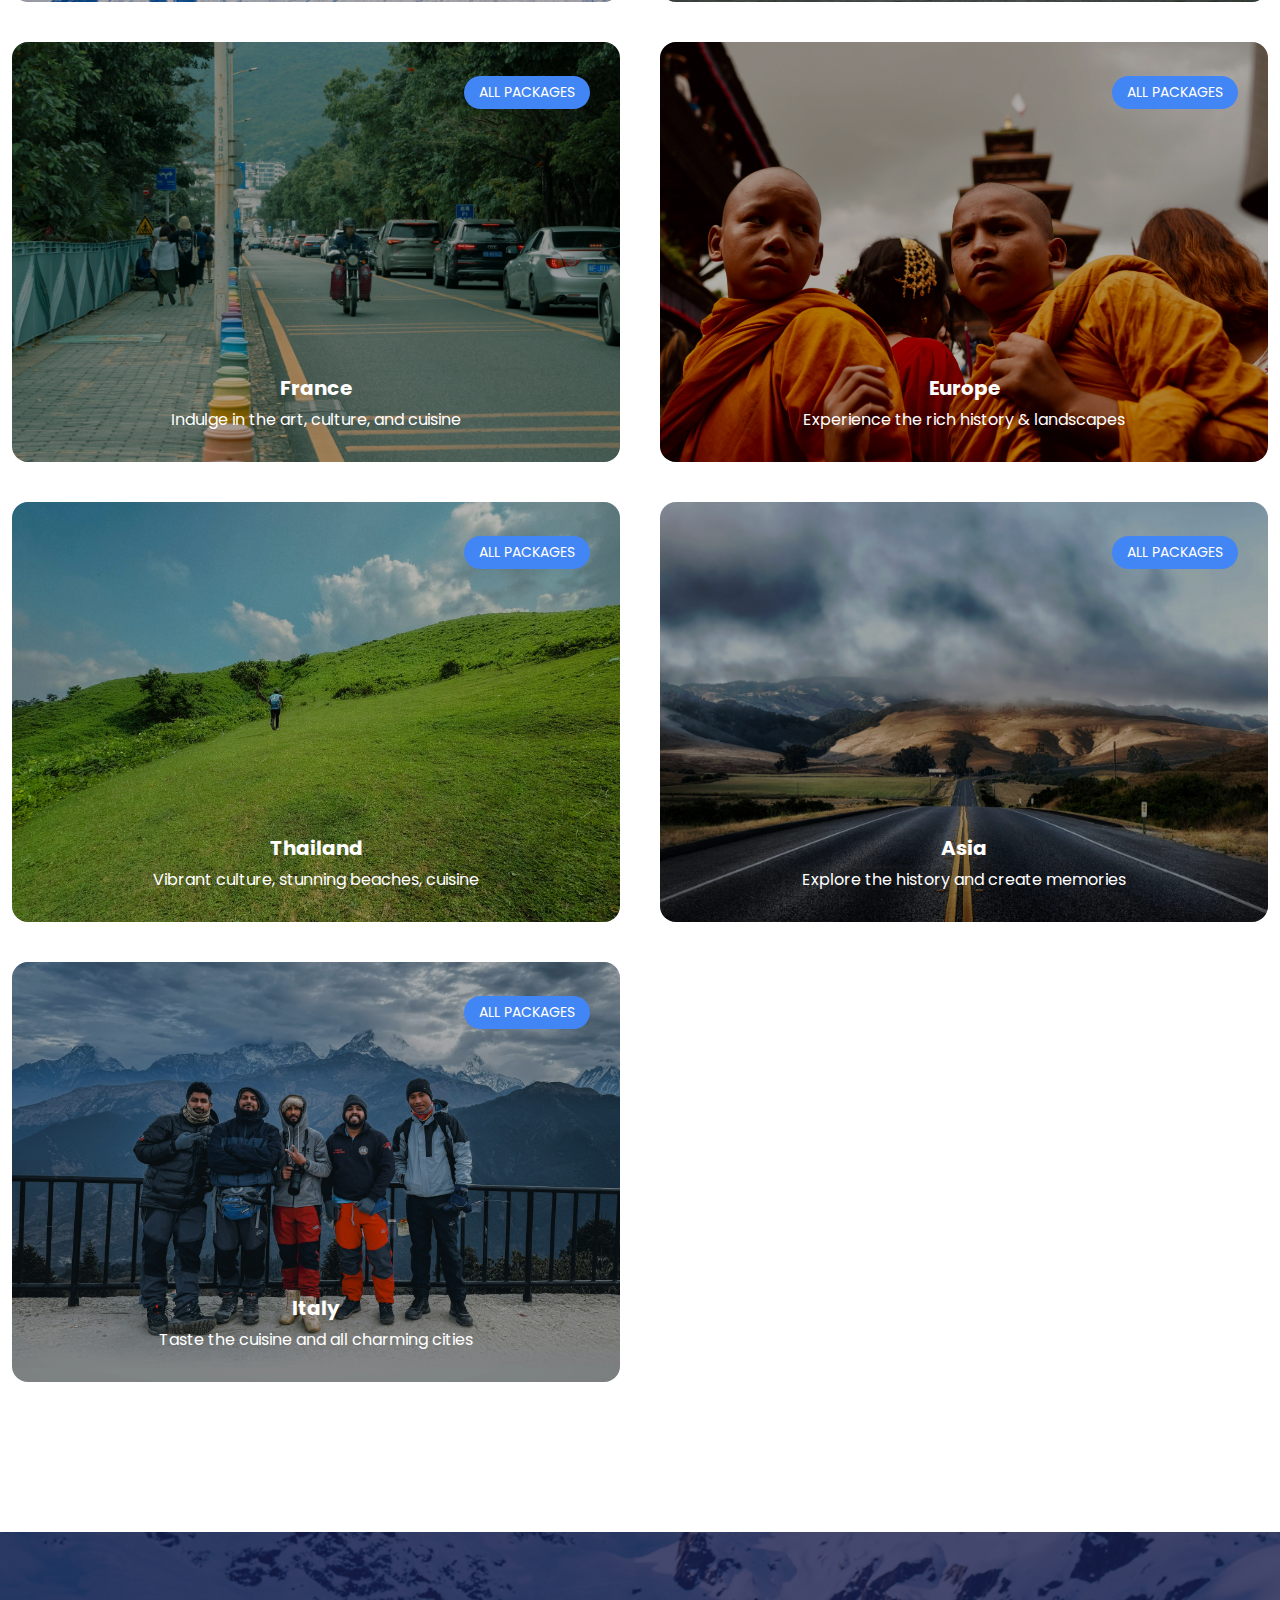
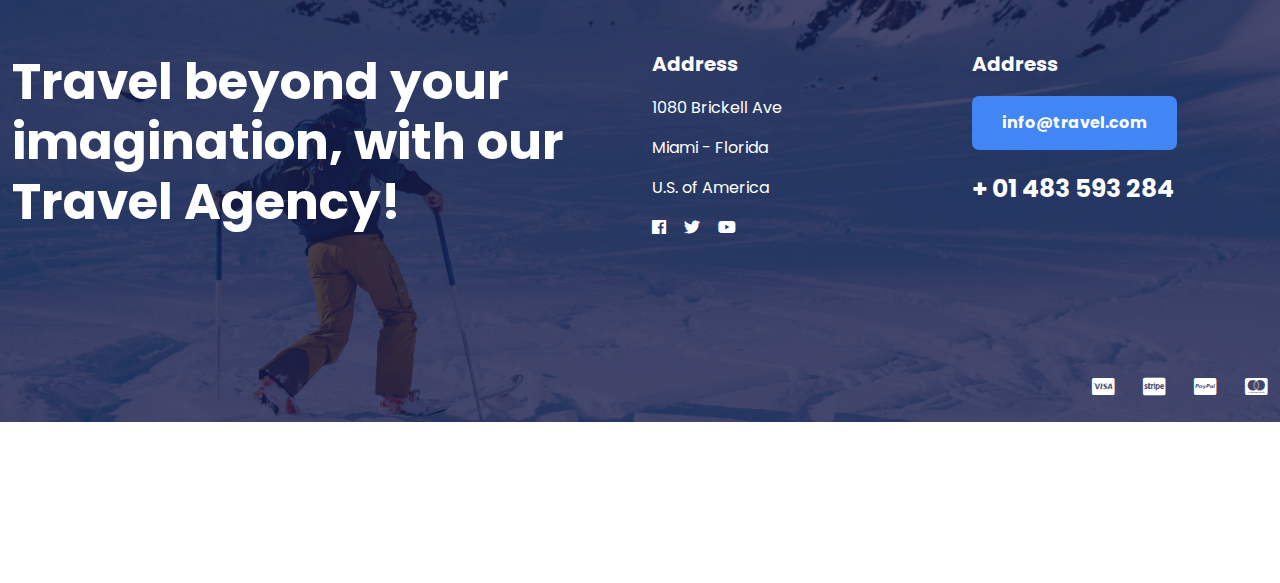
<file: destinations-layout.html>
<!DOCTYPE html>
<html lang="en">
<head>
    <meta charset="UTF-8">
    <meta name="viewport" content="width=device-width, initial-scale=1.0">

    <!-- Css Links -->
    <link rel="stylesheet" href="assets/css/all.min.css">
    <link rel="stylesheet" href="assets/css/bootstrap.min.css">
    <link rel="stylesheet" href="assets/css/owl.carousel.css">
    <link rel="stylesheet" href="assets/css/nice-select.css">
    <link rel="stylesheet" href="assets/css/aos.css">
    <link rel="stylesheet" href="assets/css/style.css">
    <link rel="stylesheet" href="assets/css/responsive.css">
    <title>Love Travel || Destinations Layout</title>
</head>
<body>



    <!--------------------- Header Area Start ---------------------->
    <header class="header-area">
        <div class="nav-area">
            <div class="container">
                <div class="row align-items-center">
                    <div class="col-xl-3 col-md-3 col-6">
                        <div class="nav-left">
                            <a href="index.html" class="logo">
                                <img src="assets/image/logo.png" alt="logo" class="img-fluid">
                            </a>
                        </div>
                    </div>
                
                    <div class="col-xl-6 col-md-6 d-none d-md-block">
                        <div class="nav-menu__area">
                            <ul class="nav-menu d-flex justify-content-center list-unstyled mb-0">
                                <li><a href="index.html">Home</a></li>
                                <li><a href="about-us.html">Travel</a></li>
                                <li><a>Pages</a>
                                    <ul class="dropdown-content">
                                        <li><a href="#">Electronics</a></li>
                                        <li><a href="#">Apparel</a></li>
                                        <li><a href="#">Books</a></li>
                                    </ul>
                                </li>
                                <li><a href="archive.html">Shop</a></li>
                                <li><a href="destinations-previews.html">Blog</a></li>
                                <li><a href="services.html">Contact</a></li>
                            </ul>
                        </div>
                    </div>
                
                    <div class="col-xl-3 col-md-3 col-6">
                        <div class="nav-right d-flex align-items-center justify-content-end">
                            <a href="search.html" class="primary-btn me-1 me-md-3">Search</a>
                            <button class="menu_trigger btn p-0">
                                <span><i class="fa-solid fa-bars"></i></span>
                            </button>
                        </div>
                    </div>
                </div>
            </div>
        </div>
    </header>
    <!--------------------- Header Area End ---------------------->













    <!--------------------- Sidebar Area Start ---------------------->
    <div class="sidebar-area">
        <button class="sidebar_dismess"><i class="fa-solid fa-xmark"></i></button>
        <div class="sidebar-top">
            <div class="mobail-logo">
                <img src="assets/image/mobail-logo.png" alt="mobail-logo">
            </div>
            <p>Discover the World, one <br> Full Adventure at a Time!</p>
            <div class="sport-glary">
                <div class="sport-image"><img src="assets/image/package-1.png" alt="package-1"></div>
                <div class="sport-image"><img src="assets/image/package-2.png" alt="package-2"></div>
                <div class="sport-image"><img src="assets/image/package-3.png" alt="package-3"></div>
                <div class="sport-image"><img src="assets/image/package-4.png" alt="package-4"></div>
                <div class="sport-image"><img src="assets/image/package-5.png" alt="package-5"></div>
                <div class="sport-image"><img src="assets/image/package-6.png" alt="package-6"></div>
            </div>
            <ul class="nav-menu mb-0">
                <li><a href="index.html">Home</a></li>
                <li><a href="about-us.html">Travel</a></li>
                <li><a>Pages</a>
                    <ul class="dropdown-content">
                        <li><a href="destinations-layout.html">Destinations</a></li>
                        <li><a href="destinations-previews.html">Previews</a></li>
                        <li><a href="typologies.html">Activities</a></li>
                    </ul>
                </li>
                <li><a href="archive.html">Shop</a></li>
                <li><a href="destinations-previews.html">Blog</a></li>
                <li><a href="services.html">Contact</a></li>
            </ul>
        </div>
        <div class="mobail-contact">
            <h4>Our Contacts</h4>
            <div class="mobail-contact__wraper">
                <div>
                    <h5>Address</h5>
                    <a href="">1080 Brickell Ave - Miami United States of America</a>
                </div>
                <div>
                    <h5>Email</h5>
                    <a href="">info@travel.com</a>
                </div>
                <div>
                    <h5>Phone</h5>
                    <a href="">Travel Agency +1 473 483 384</a>
                    <a href="">Info Insurance +1 395 393 595</a>
                </div>
                <div>
                    <h5>Follow us</h5>
                    <ul class="social-links">
                        <a href=""><i class="fa-brands fa-facebook"></i></a>
                        <a href=""><i class="fa-brands fa-twitter"></i></a>
                        <a href=""><i class="fa-brands fa-linkedin"></i></i></a>
                    </ul>
                </div>
            </div>
        </div>
        <img src="assets/image/adventure-top.png" alt="adventure-top" class="adventure-image">
    </div>
    <!--------------------- Sidebar Area End ---------------------->











    <!--------------------- Hero Area Start ---------------------->
    <section class="hero-area hero-area-common destinations-layout-hero">
        <div class="container">
            <div class="row">
                <div class="col-12">
                    <div class="hero-content">
                        <h1>Destinations</h1>
                    </div>
                </div>
            </div>
        </div>
    </section>
    <!--------------------- Hero Area End ---------------------->
















    <!--------------------- Destinations Area Start ---------------------->
    <section class="destination-area">
        <div class="container">
            <div class="fetured-card__wraper">
                <div class="fetured-card">
                    <span class="package-tag">ALL PACKAGES</span>
                    <img src="assets/image/package-1.png" alt="package-1">
                    <a href="" class="fetured-card__content">
                        <h4>Greece</h4>
                        <p>Experience the ancient history & beaches</p>
                    </a>
                </div>
                <div class="fetured-card">
                    <span class="package-tag">ALL PACKAGES</span>
                    <img src="assets/image/package-2.png" alt="package-2">
                    <a href="" class="fetured-card__content">
                        <h4>Chiang Mai</h4>
                        <p>Discover the land of pharaohs & pyramids</p>
                    </a>
                </div>
                <div class="fetured-card">
                    <span class="package-tag">ALL PACKAGES</span>
                    <img src="assets/image/package-3.png" alt="package-3">
                    <a href="" class="fetured-card__content">
                        <h4>Africa</h4>
                        <p>Embark on a journey for your lifetime</p>
                    </a>
                </div>
                <div class="fetured-card">
                    <span class="package-tag">ALL PACKAGES</span>
                    <img src="assets/image/package-4.png" alt="package-4">
                    <a href="" class="fetured-card__content">
                        <h4>Europe</h4>
                        <p>Experience the rich history & landscapes</p>
                    </a>
                </div>
                <div class="fetured-card">
                    <span class="package-tag">ALL PACKAGES</span>
                    <img src="assets/image/package-5.png" alt="package-5">
                    <a href="" class="fetured-card__content">
                        <h4>France</h4>
                        <p>Indulge in the art, culture, and cuisine</p>
                    </a>
                </div>
                <div class="fetured-card">
                    <span class="package-tag">ALL PACKAGES</span>
                    <img src="assets/image/package-6.png" alt="package-6">
                    <a href="" class="fetured-card__content">
                        <h4>Europe</h4>
                        <p>Experience the rich history & landscapes</p>
                    </a>
                </div>
                <div class="fetured-card">
                    <span class="package-tag">ALL PACKAGES</span>
                    <img src="assets/image/package-7.png" alt="package-7">
                    <a href="" class="fetured-card__content">
                        <h4>Thailand</h4>
                        <p>Vibrant culture, stunning beaches, cuisine</p>
                    </a>
                </div>
                <div class="fetured-card">
                    <span class="package-tag">ALL PACKAGES</span>
                    <img src="assets/image/package-8.png" alt="package-8">
                    <a href="" class="fetured-card__content">
                        <h4>Asia</h4>
                        <p>Explore the history and create memories</p>
                    </a>
                </div>
                <div class="fetured-card">
                    <span class="package-tag">ALL PACKAGES</span>
                    <img src="assets/image/package-9.png" alt="package-9">
                    <a href="" class="fetured-card__content">
                        <h4>Italy</h4>
                        <p>Taste the cuisine and all charming cities</p>
                    </a>
                </div>
            </div>
        </div>
    </section>
    <!--------------------- Destinations Area End ---------------------->


















    <!--------------------- Footer Area Start ---------------------->
    <footer class="footer-area">
        <div class="container">
            <div class="row gy-5">
                <div class="col-lg-6">
                    <div class="footer-left">
                        <h2>Travel beyond your imagination, with our Travel Agency!</h2>
                    </div>
                </div>
                <div class="col-lg-3 col-md-4">
                    <div class="footer-item">
                        <h4>Address</h4>
                        <ul class="footer-menu">
                            <li><a href="">1080 Brickell Ave</a></li>
                            <li><a href="">Miami - Florida</a></li>
                            <li><a href="">U.S. of America</a></li>
                            <ul>
                                <li><a href=""><span><i class="fa-brands fa-facebook"></i></span></a></li>
                                <li><a href=""><span><i class="fa-brands fa-twitter"></i></span></a></li>
                                <li><a href=""><i class="fa-brands fa-youtube"></i></span></a></li>
                            </ul>
                        </ul>
                    </div>
                </div>
                <div class="col-lg-3 col-md-4">
                    <div class="footer-item">
                        <h4>Address</h4>
                        <a href="" class="email-btn primary-btn">info@travel.com</a>
                        <a href="" class="contact-number">+ 01 483 593 284</a>
                    </div>
                </div>
            </div>
            <div class="copyright-area">
                <div class="row gy-4">
                    <div class="col-lg-6 col-md-8">
                        <div class="copyright-left">
                            <ul class="dropdown-content">
                                <li><a href="destinations-layout.html">Destinations</a></li>
                                <li><a href="destinations-previews.html">Previews</a></li>
                                <li><a href="typologies.html">Activities</a></li>
                            </ul>
                        </div>
                    </div>
                    <div class="col-lg-6 col-md-4">
                        <div class="copyright-right">
                            <ul class="money-transfer__menu">
                                <li><a href=""><span><i class="fa-brands fa-cc-visa"></i></span></a></li>
                                <li><a href=""><span><i class="fa-brands fa-cc-stripe"></i></span></a></li>
                                <li><a href=""><span><i class="fa-brands fa-cc-paypal"></i></span></a></li>
                                <li><a href=""><span><i class="fa-brands fa-cc-mastercard"></i></span></a></li>
                            </ul>
                        </div>
                    </div>
                </div>
            </div>
        </div>
    </footer>
    <!--------------------- Footer Area End ---------------------->
   




    <!-- Js-Links -->
     <script src="assets/js/jquery.js"></script>
     <script src="assets/js/bootstrap.min.js"></script>
     <script src="assets/js/owl.carousel.js"></script>
     <script src="assets/js/nice-select.min.js"></script>
     <script src="assets/js/aos.js"></script>
     <script src="assets/js/script.js"></script>
</body>
</html>
</file>
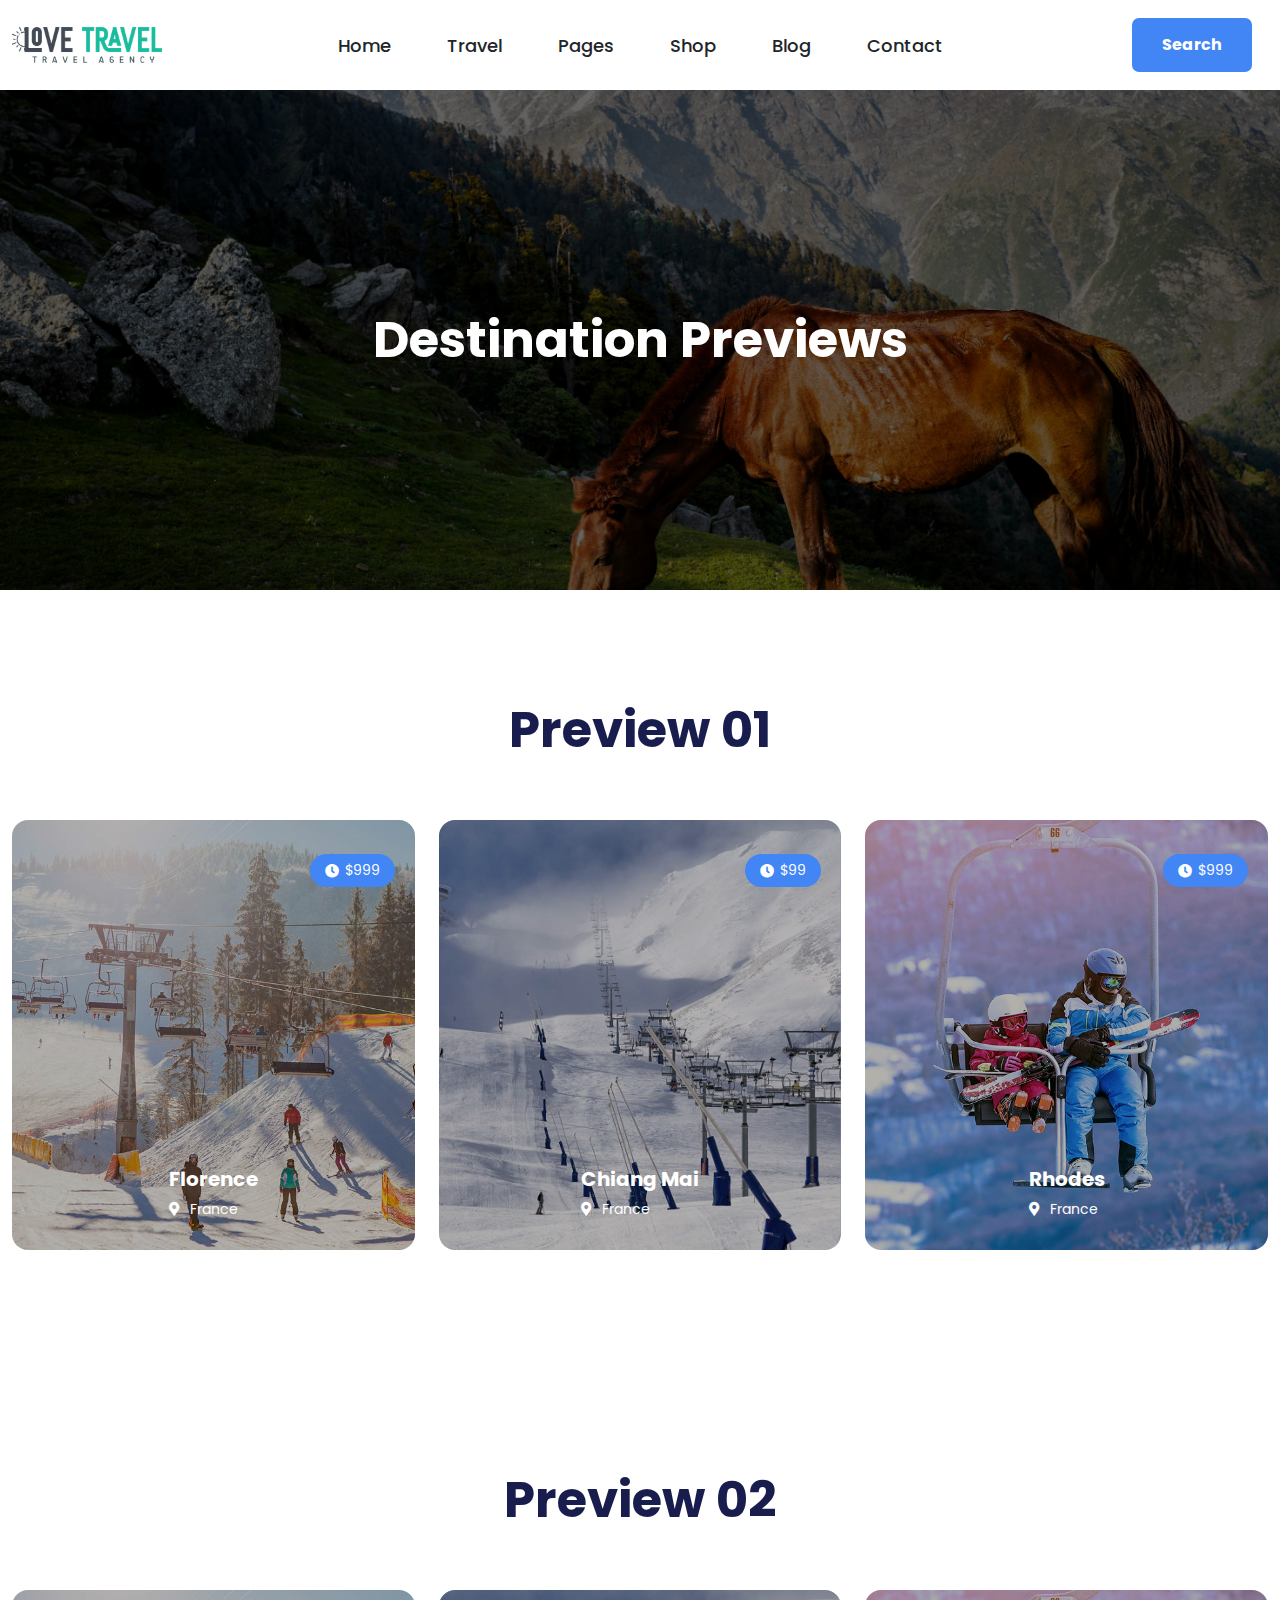
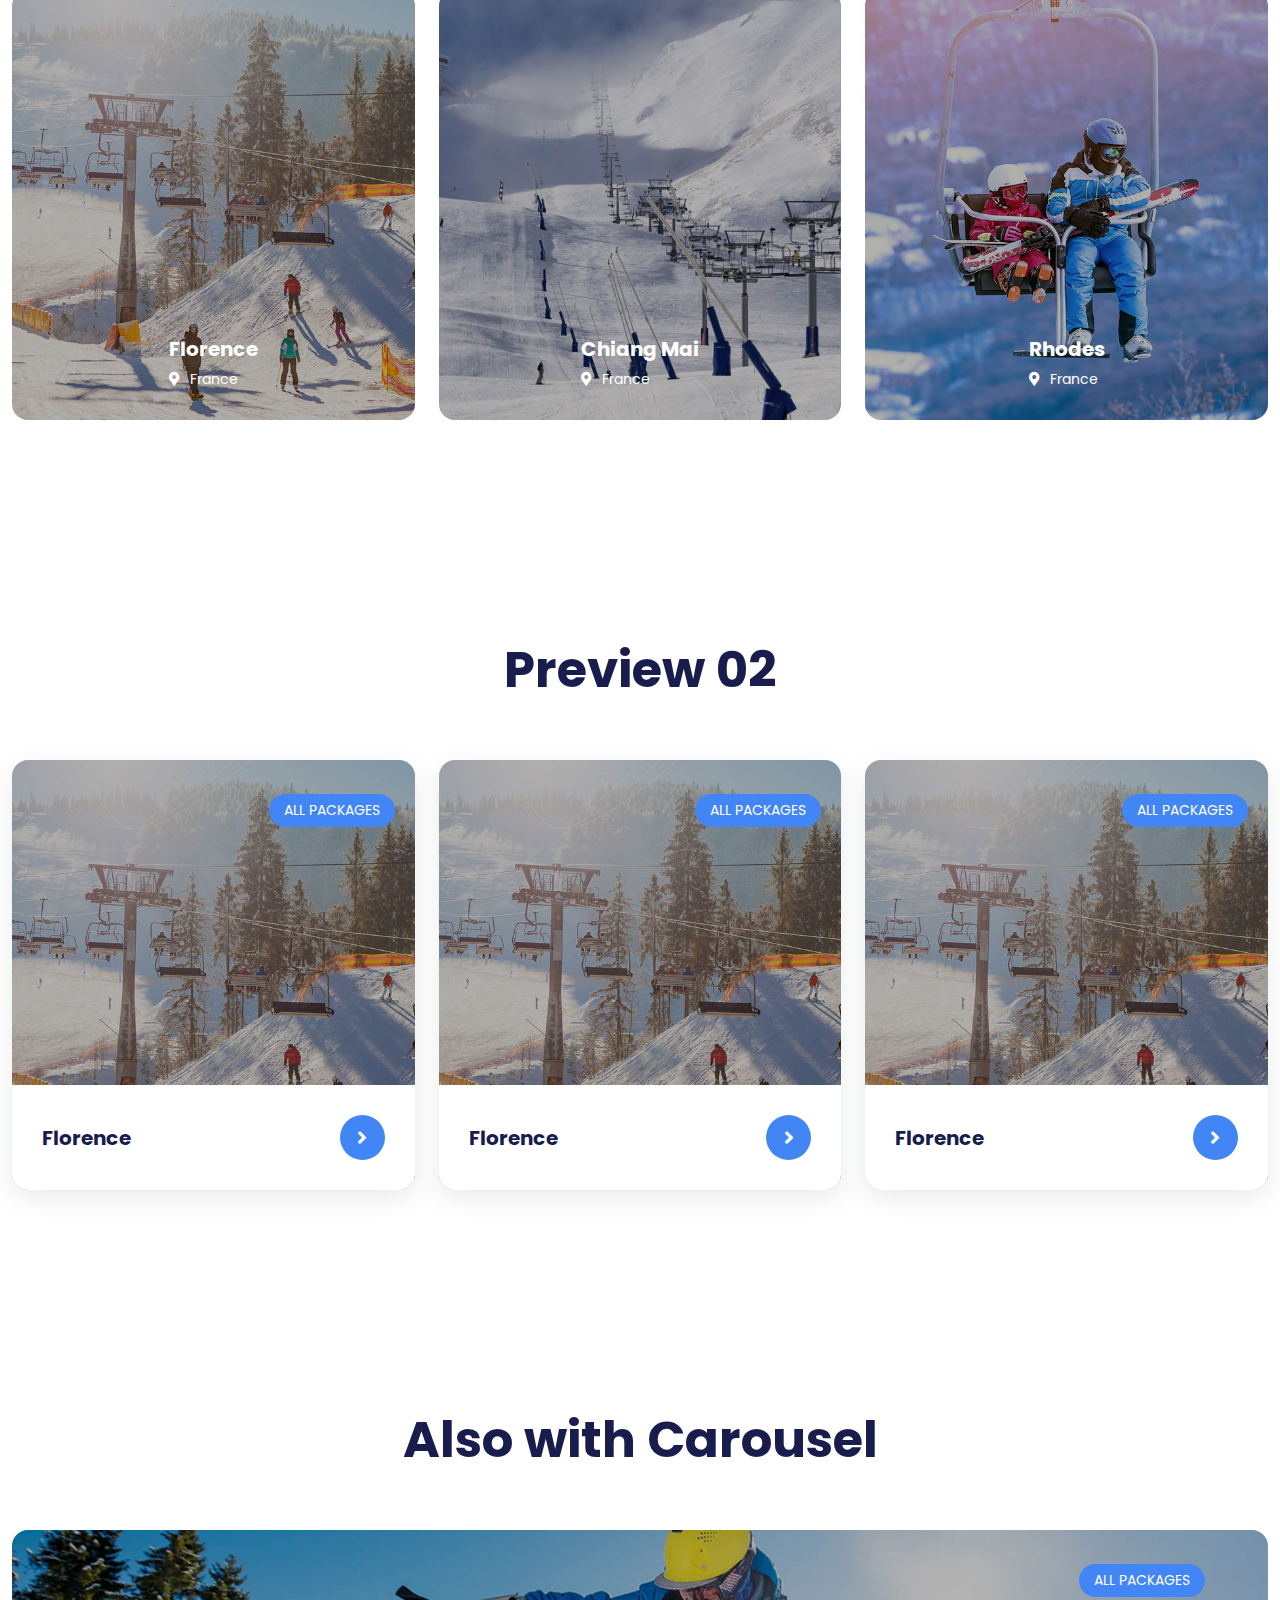
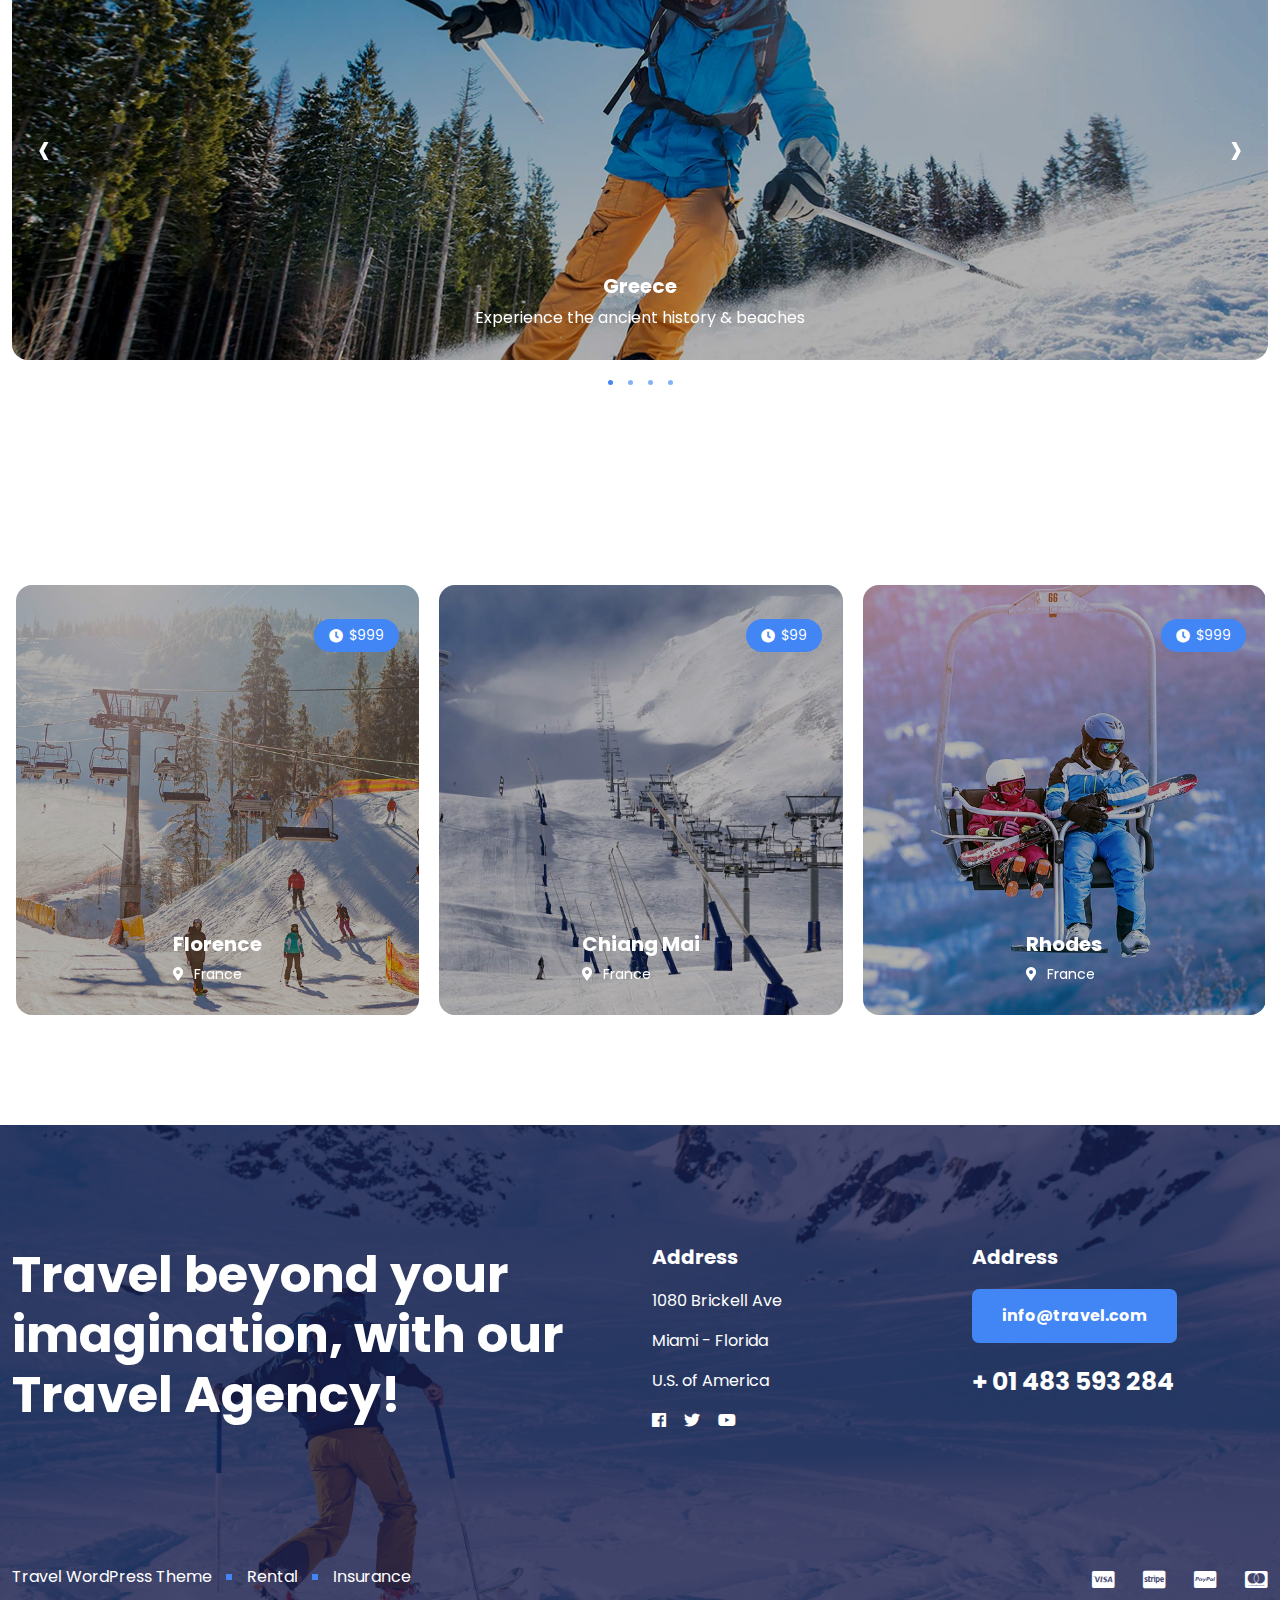
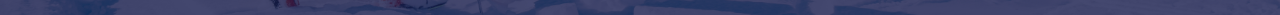
<file: destinations-previews.html>
<!DOCTYPE html>
<html lang="en">
<head>
    <meta charset="UTF-8">
    <meta name="viewport" content="width=device-width, initial-scale=1.0">

    <!-- Css Links -->
    <link rel="stylesheet" href="assets/css/all.min.css">
    <link rel="stylesheet" href="assets/css/bootstrap.min.css">
    <link rel="stylesheet" href="assets/css/owl.carousel.css">
    <link rel="stylesheet" href="assets/css/nice-select.css">
    <link rel="stylesheet" href="assets/css/aos.css">
    <link rel="stylesheet" href="assets/css/style.css">
    <link rel="stylesheet" href="assets/css/responsive.css">
    <title>Love Travel || Destination Previews</title>
</head>
<body>



    <!--------------------- Header Area Start ---------------------->
    <header class="header-area">
        <div class="nav-area">
            <div class="container">
                <div class="row align-items-center">
                    <div class="col-xl-3 col-md-3 col-6">
                        <div class="nav-left">
                            <a href="index.html" class="logo">
                                <img src="assets/image/logo.png" alt="logo" class="img-fluid">
                            </a>
                        </div>
                    </div>
                
                    <div class="col-xl-6 col-md-6 d-none d-md-block">
                        <div class="nav-menu__area">
                            <ul class="nav-menu d-flex justify-content-center list-unstyled mb-0">
                                <li><a href="index.html">Home</a></li>
                                <li><a href="about-us.html">Travel</a></li>
                                <li><a>Pages</a>
                                    <ul class="dropdown-content">
                                        <li><a href="#">Electronics</a></li>
                                        <li><a href="#">Apparel</a></li>
                                        <li><a href="#">Books</a></li>
                                    </ul>
                                </li>
                                <li><a href="archive.html">Shop</a></li>
                                <li><a href="destinations-previews.html">Blog</a></li>
                                <li><a href="services.html">Contact</a></li>
                            </ul>
                        </div>
                    </div>
                
                    <div class="col-xl-3 col-md-3 col-6">
                        <div class="nav-right d-flex align-items-center justify-content-end">
                            <a href="search.html" class="primary-btn me-1 me-md-3">Search</a>
                            <button class="menu_trigger btn p-0">
                                <span><i class="fa-solid fa-bars"></i></span>
                            </button>
                        </div>
                    </div>
                </div>
            </div>
        </div>
    </header>
    <!--------------------- Header Area End ---------------------->











    <!--------------------- Hero Area Start ---------------------->
    <section class="hero-area hero-area-common previews-hero">
        <div class="container">
            <div class="row">
                <div class="col-12">
                    <div class="hero-content">
                        <h1>Destination Previews</h1>
                    </div>
                </div>
            </div>
        </div>
    </section>
    <!--------------------- Hero Area End ---------------------->














    <!--------------------- Previews 1 Area Start ---------------------->
    <section class="preview-area">
        <div class="container">
            <div class="row">
                <div class="col-12">
                    <div class="section-title text-center">
                        <h2>Preview 01</h2>
                    </div>
                </div>
            </div>
            <div class="space-60"></div>
            <div class="fetured-card__wraper">
                <div class="row gy-4">
                    <div class="col-lg-4 col-md-6">
                        <div class="fetured-card">
                            <span class="package-tag"><i class="fa-solid fa-clock"></i>$999</span>
                            <img src="assets/image/featured-1.png" alt="featured-1">
                            <a href="" class="fetured-card__content">
                                <h4>Florence</h4>
                                <span class="meta-data"><span><i class="fa-solid fa-location-dot"></i></span>France</span>
                            </a>
                        </div>
                    </div>
                    <div class="col-lg-4 col-md-6">
                        <div class="fetured-card">
                            <span class="package-tag"><i class="fa-solid fa-clock"></i>$99</span>
                            <img src="assets/image/featured-2.png" alt="featured-2">
                            <a href="" class="fetured-card__content">
                                <h4>Chiang Mai</h4>
                                <span class="meta-data"><span><i class="fa-solid fa-location-dot"></i></span>France</span>
                            </a>
                        </div>
                    </div>
                    <div class="col-lg-4 col-md-6">
                        <div class="fetured-card">
                            <span class="package-tag"><i class="fa-solid fa-clock"></i>$999</span>
                            <img src="assets/image/featured-3.png" alt="featured-3">
                            <a href="" class="fetured-card__content">
                                <h4>Rhodes</h4>
                                <span class="meta-data"><span><i class="fa-solid fa-location-dot"></i></span>France</span>
                            </a>
                        </div>
                    </div>
                </div>
            </div>
        </div>
    </section>
    <!--------------------- Previews 1 Area End ---------------------->













    <!--------------------- Previews 2 Area Start ---------------------->
    <section class="preview-area">
        <div class="container">
            <div class="row">
                <div class="col-12">
                    <div class="section-title text-center">
                        <h2>Preview 02</h2>
                    </div>
                </div>
            </div>
            <div class="space-60"></div>
            <div class="fetured-card__wraper">
                <div class="row gy-4">
                    <div class="col-lg-4 col-md-6">
                        <div class="fetured-card">
                            <img src="assets/image/featured-1.png" alt="featured-1">
                            <a href="" class="fetured-card__content">
                                <h4>Florence</h4>
                                <span class="meta-data"><span><i class="fa-solid fa-location-dot"></i></span>France</span>
                            </a>
                        </div>
                    </div>
                    <div class="col-lg-4 col-md-6">
                        <div class="fetured-card">
                            <img src="assets/image/featured-2.png" alt="featured-2">
                            <a href="" class="fetured-card__content">
                                <h4>Chiang Mai</h4>
                                <span class="meta-data"><span><i class="fa-solid fa-location-dot"></i></span>France</span>
                            </a>
                        </div>
                    </div>
                    <div class="col-lg-4 col-md-6">
                        <div class="fetured-card">
                            <img src="assets/image/featured-3.png" alt="featured-3">
                            <a href="" class="fetured-card__content">
                                <h4>Rhodes</h4>
                                <span class="meta-data"><span><i class="fa-solid fa-location-dot"></i></span>France</span>
                            </a>
                        </div>
                    </div>
                </div>
            </div>
        </div>
    </section>
    <!--------------------- Previews 2 Area End ---------------------->













    <!--------------------- Previews 3 Area Start ---------------------->
    <section class="preview-area">
        <div class="container">
            <div class="row">
                <div class="col-12">
                    <div class="section-title text-center">
                        <h2>Preview 02</h2>
                    </div>
                </div>
            </div>
            <div class="space-60"></div>
            <div class="fetured-card__wraper">
                <div class="row gy-4">
                    <div class="col-lg-4 col-md-6">
                        <div class="fetured-card box-shadow">
                            <span class="package-tag">ALL PACKAGES</span>
                            <img src="assets/image/featured-1.png" alt="featured-1">
                            <div class="fetured-card__content fetured-card__bg-content">
                                <h4>Florence</h4>
                                <a href="" class="featured-permalink"><span><i class="fa-solid fa-angle-right"></i></span></a>
                            </div>
                        </div>
                    </div>
                    <div class="col-lg-4 col-md-6">
                        <div class="fetured-card box-shadow">
                            <span class="package-tag">ALL PACKAGES</span>
                            <img src="assets/image/featured-1.png" alt="featured-1">
                            <div class="fetured-card__content fetured-card__bg-content">
                                <h4>Florence</h4>
                                <a href="" class="featured-permalink"><span><i class="fa-solid fa-angle-right"></i></span></a>
                            </div>
                        </div>
                    </div>
                    <div class="col-lg-4 col-md-6">
                        <div class="fetured-card box-shadow">
                            <span class="package-tag">ALL PACKAGES</span>
                            <img src="assets/image/featured-1.png" alt="featured-1">
                            <div class="fetured-card__content fetured-card__bg-content">
                                <h4>Florence</h4>
                                <a href="" class="featured-permalink"><span><i class="fa-solid fa-angle-right"></i></span></a>
                            </div>
                        </div>
                    </div>
                </div>
            </div>
        </div>
    </section>
    <!--------------------- Previews 3 Area End ---------------------->












    <!--------------------- Carousel Area Start ---------------------->
    <section class="preview-area">
        <div class="container">
            <div class="row">
                <div class="col-12">
                    <div class="section-title text-center">
                        <h2>Also with Carousel</h2>
                    </div>
                </div>
            </div>
            <div class="space-60"></div>
            <div class="fetured-card__wraper image-carousel fetured-card__wraper-carousel owl-carousel">
                <div class="fetured-card">
                    <span class="package-tag">ALL PACKAGES</span>
                    <img src="assets/image/package-1.png" alt="package-1">
                    <a href="" class="fetured-card__content">
                        <h4>Greece</h4>
                        <p>Experience the ancient history & beaches</p>
                    </a>
                </div>
                <div class="fetured-card">
                    <span class="package-tag">ALL PACKAGES</span>
                    <img src="assets/image/package-2.png" alt="package-2">
                    <a href="" class="fetured-card__content">
                        <h4>Chiang Mai</h4>
                        <p>Discover the land of pharaohs & pyramids</p>
                    </a>
                </div>
                <div class="fetured-card">
                    <span class="package-tag">ALL PACKAGES</span>
                    <img src="assets/image/package-3.png" alt="package-3">
                    <a href="" class="fetured-card__content">
                        <h4>Africa</h4>
                        <p>Embark on a journey for your lifetime</p>
                    </a>
                </div>
                <div class="fetured-card">
                    <span class="package-tag">ALL PACKAGES</span>
                    <img src="assets/image/package-4.png" alt="package-4">
                    <a href="" class="fetured-card__content">
                        <h4>Europe</h4>
                        <p>Experience the rich history & landscapes</p>
                    </a>
                </div>
            </div>
        </div>
    </section>
    <!--------------------- Destinations Area End ---------------------->













    <!--------------------- All Previews Area Start ---------------------->
    <section class="preview-area">
        <div class="fetured-card__wraper fetured-card__wraper-full-wide owl-carousel">
            <div class="fetured-card">
                <span class="package-tag"><i class="fa-solid fa-clock"></i>$999</span>
                <img src="assets/image/featured-1.png" alt="featured-1">
                <a href="" class="fetured-card__content">
                    <h4>Florence</h4>
                    <span class="meta-data"><span><i class="fa-solid fa-location-dot"></i></span>France</span>
                </a>
            </div>
            <div class="fetured-card">
                <span class="package-tag"><i class="fa-solid fa-clock"></i>$99</span>
                <img src="assets/image/featured-2.png" alt="featured-2">
                <a href="" class="fetured-card__content">
                    <h4>Chiang Mai</h4>
                    <span class="meta-data"><span><i class="fa-solid fa-location-dot"></i></span>France</span>
                </a>
            </div>
            <div class="fetured-card">
                <span class="package-tag"><i class="fa-solid fa-clock"></i>$999</span>
                <img src="assets/image/featured-3.png" alt="featured-3">
                <a href="" class="fetured-card__content">
                    <h4>Rhodes</h4>
                    <span class="meta-data"><span><i class="fa-solid fa-location-dot"></i></span>France</span>
                </a>
            </div>
            <div class="fetured-card">
                <span class="package-tag"><i class="fa-solid fa-clock"></i>$999</span>
                <img src="assets/image/featured-3.png" alt="featured-3">
                <a href="" class="fetured-card__content">
                    <h4>Rhodes</h4>
                    <span class="meta-data"><span><i class="fa-solid fa-location-dot"></i></span>France</span>
                </a>
            </div>
        </div>
    </section>
    <!--------------------- All Previews Area End ---------------------->













    <!--------------------- Footer Area Start ---------------------->
    <footer class="footer-area">
        <div class="container">
            <div class="row gy-5">
                <div class="col-lg-6">
                    <div class="footer-left">
                        <h2>Travel beyond your imagination, with our Travel Agency!</h2>
                    </div>
                </div>
                <div class="col-lg-3 col-md-4">
                    <div class="footer-item">
                        <h4>Address</h4>
                        <ul class="footer-menu">
                            <li><a href="">1080 Brickell Ave</a></li>
                            <li><a href="">Miami - Florida</a></li>
                            <li><a href="">U.S. of America</a></li>
                            <ul>
                                <li><a href=""><span><i class="fa-brands fa-facebook"></i></span></a></li>
                                <li><a href=""><span><i class="fa-brands fa-twitter"></i></span></a></li>
                                <li><a href=""><i class="fa-brands fa-youtube"></i></span></a></li>
                            </ul>
                        </ul>
                    </div>
                </div>
                <div class="col-lg-3 col-md-4">
                    <div class="footer-item">
                        <h4>Address</h4>
                        <a href="" class="email-btn primary-btn">info@travel.com</a>
                        <a href="" class="contact-number">+ 01 483 593 284</a>
                    </div>
                </div>
            </div>
            <div class="copyright-area">
                <div class="row gy-4">
                    <div class="col-lg-6 col-md-8">
                        <div class="copyright-left">
                            <ul class="copyright-menu">
                                <li><a href="">Travel WordPress Theme</a></li>
                                <li><a href="">Rental</a></li>
                                <li><a href="">Insurance</a></li>
                            </ul>
                        </div>
                    </div>
                    <div class="col-lg-6 col-md-4">
                        <div class="copyright-right">
                            <ul class="money-transfer__menu">
                                <li><a href=""><span><i class="fa-brands fa-cc-visa"></i></span></a></li>
                                <li><a href=""><span><i class="fa-brands fa-cc-stripe"></i></span></a></li>
                                <li><a href=""><span><i class="fa-brands fa-cc-paypal"></i></span></a></li>
                                <li><a href=""><span><i class="fa-brands fa-cc-mastercard"></i></span></a></li>
                            </ul>
                        </div>
                    </div>
                </div>
            </div>
        </div>
    </footer>
    <!--------------------- Footer Area End ---------------------->
   




    <!-- Js-Links -->
     <script src="assets/js/jquery.js"></script>
     <script src="assets/js/bootstrap.min.js"></script>
     <script src="assets/js/owl.carousel.js"></script>
     <script src="assets/js/nice-select.min.js"></script>
     <script src="assets/js/aos.js"></script>
     <script src="assets/js/script.js"></script>
</body>
</html>
</file>
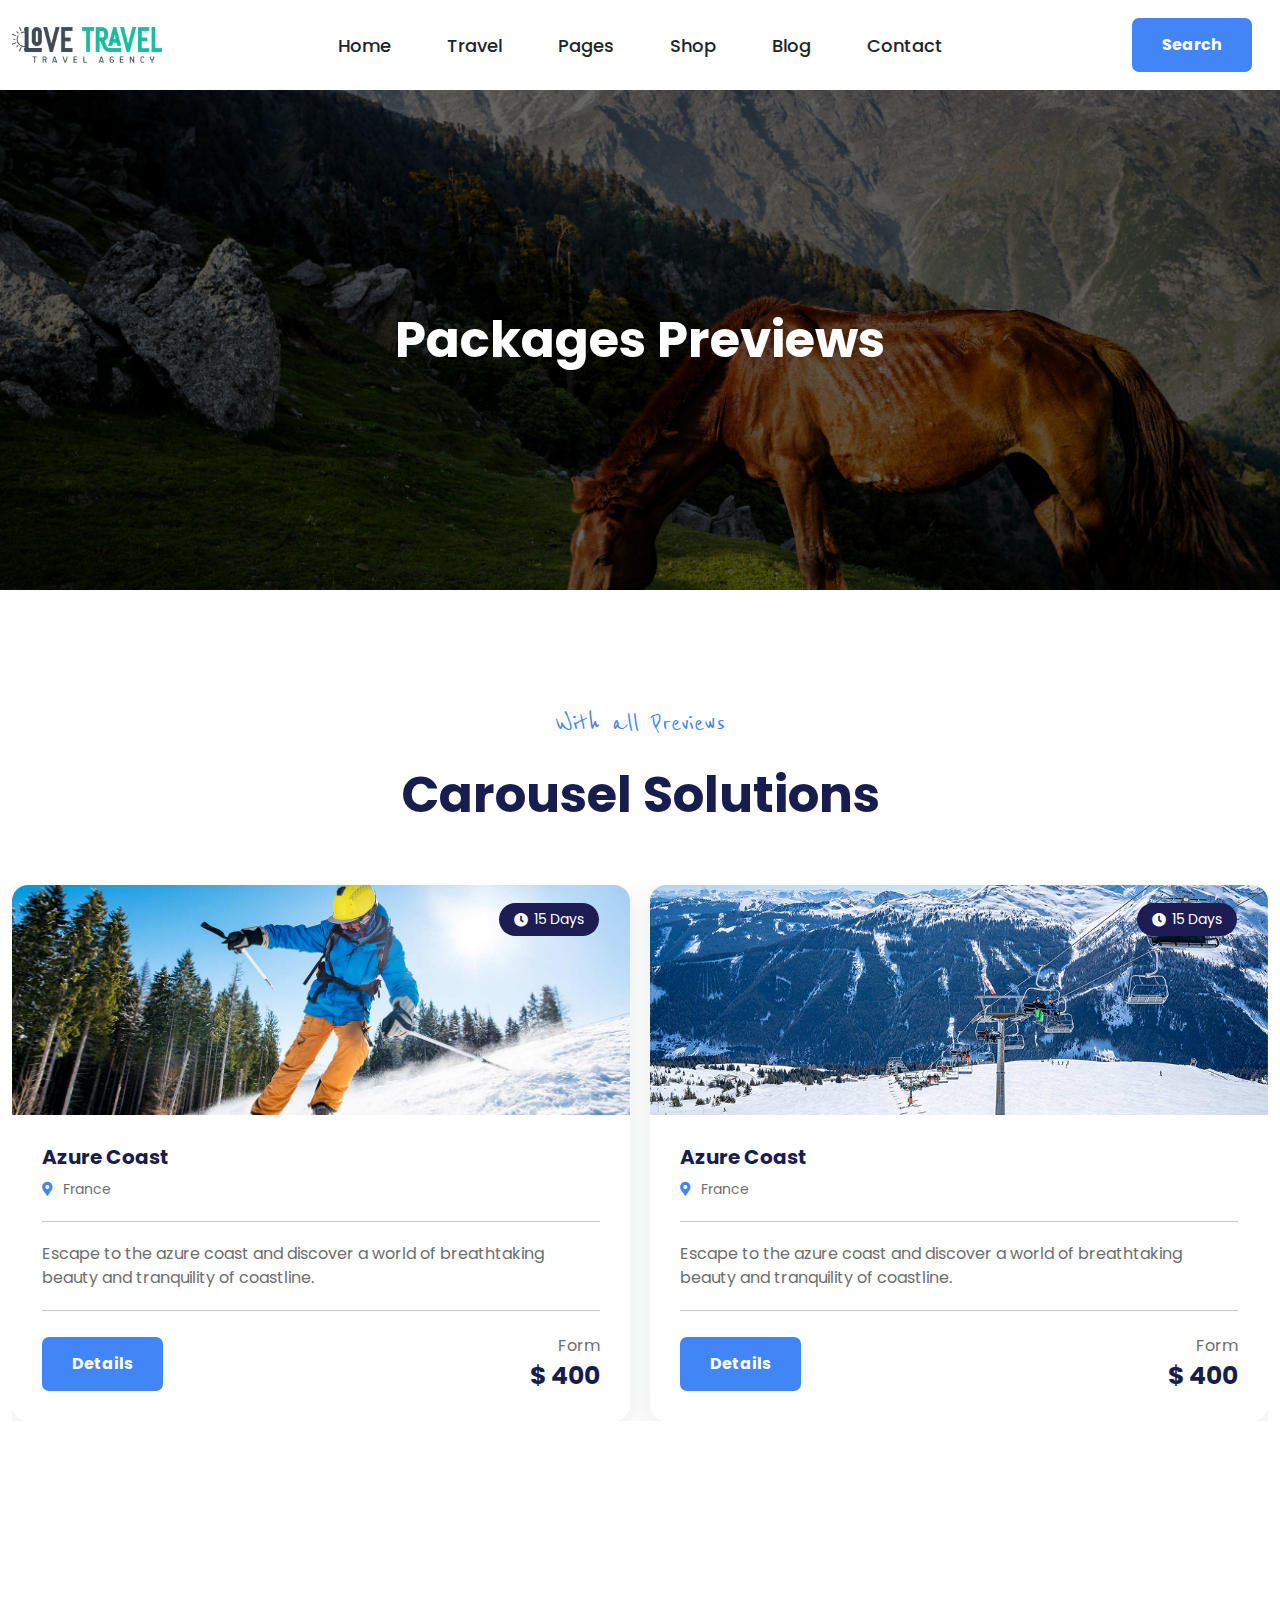
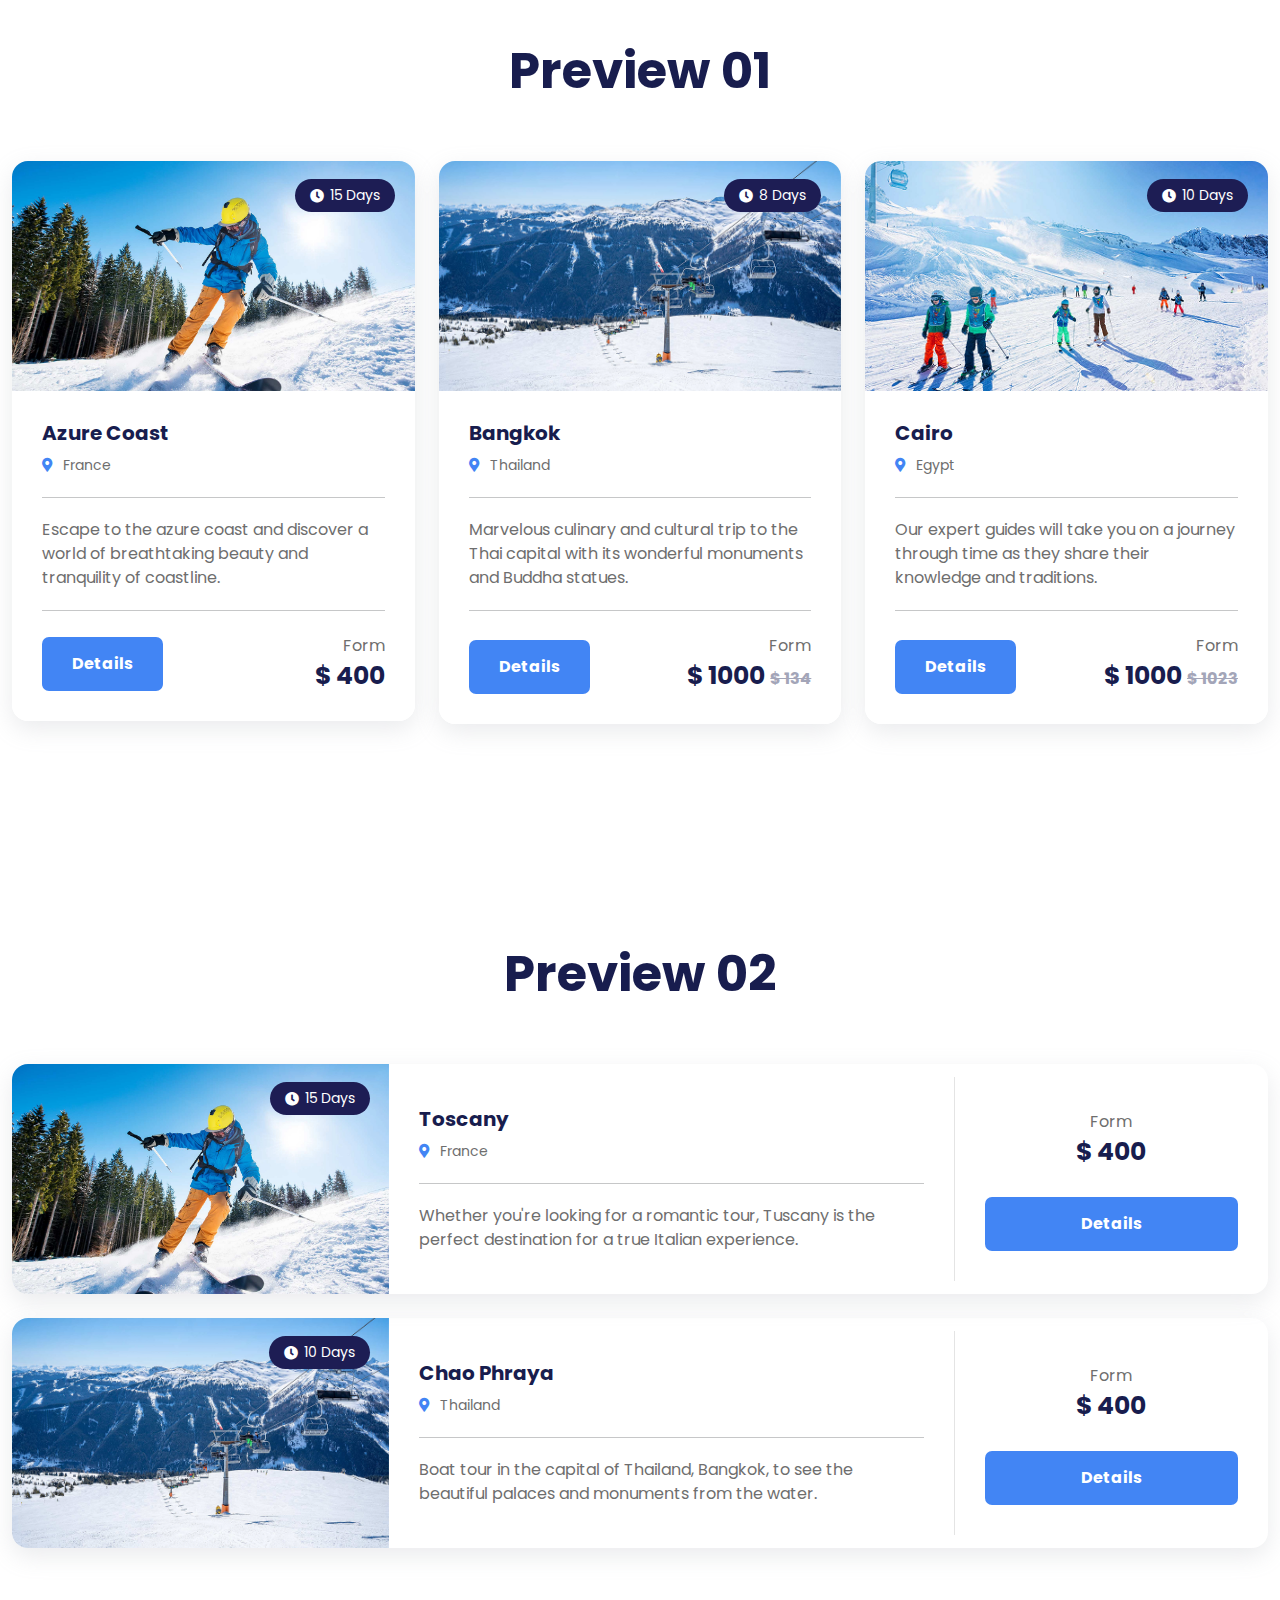
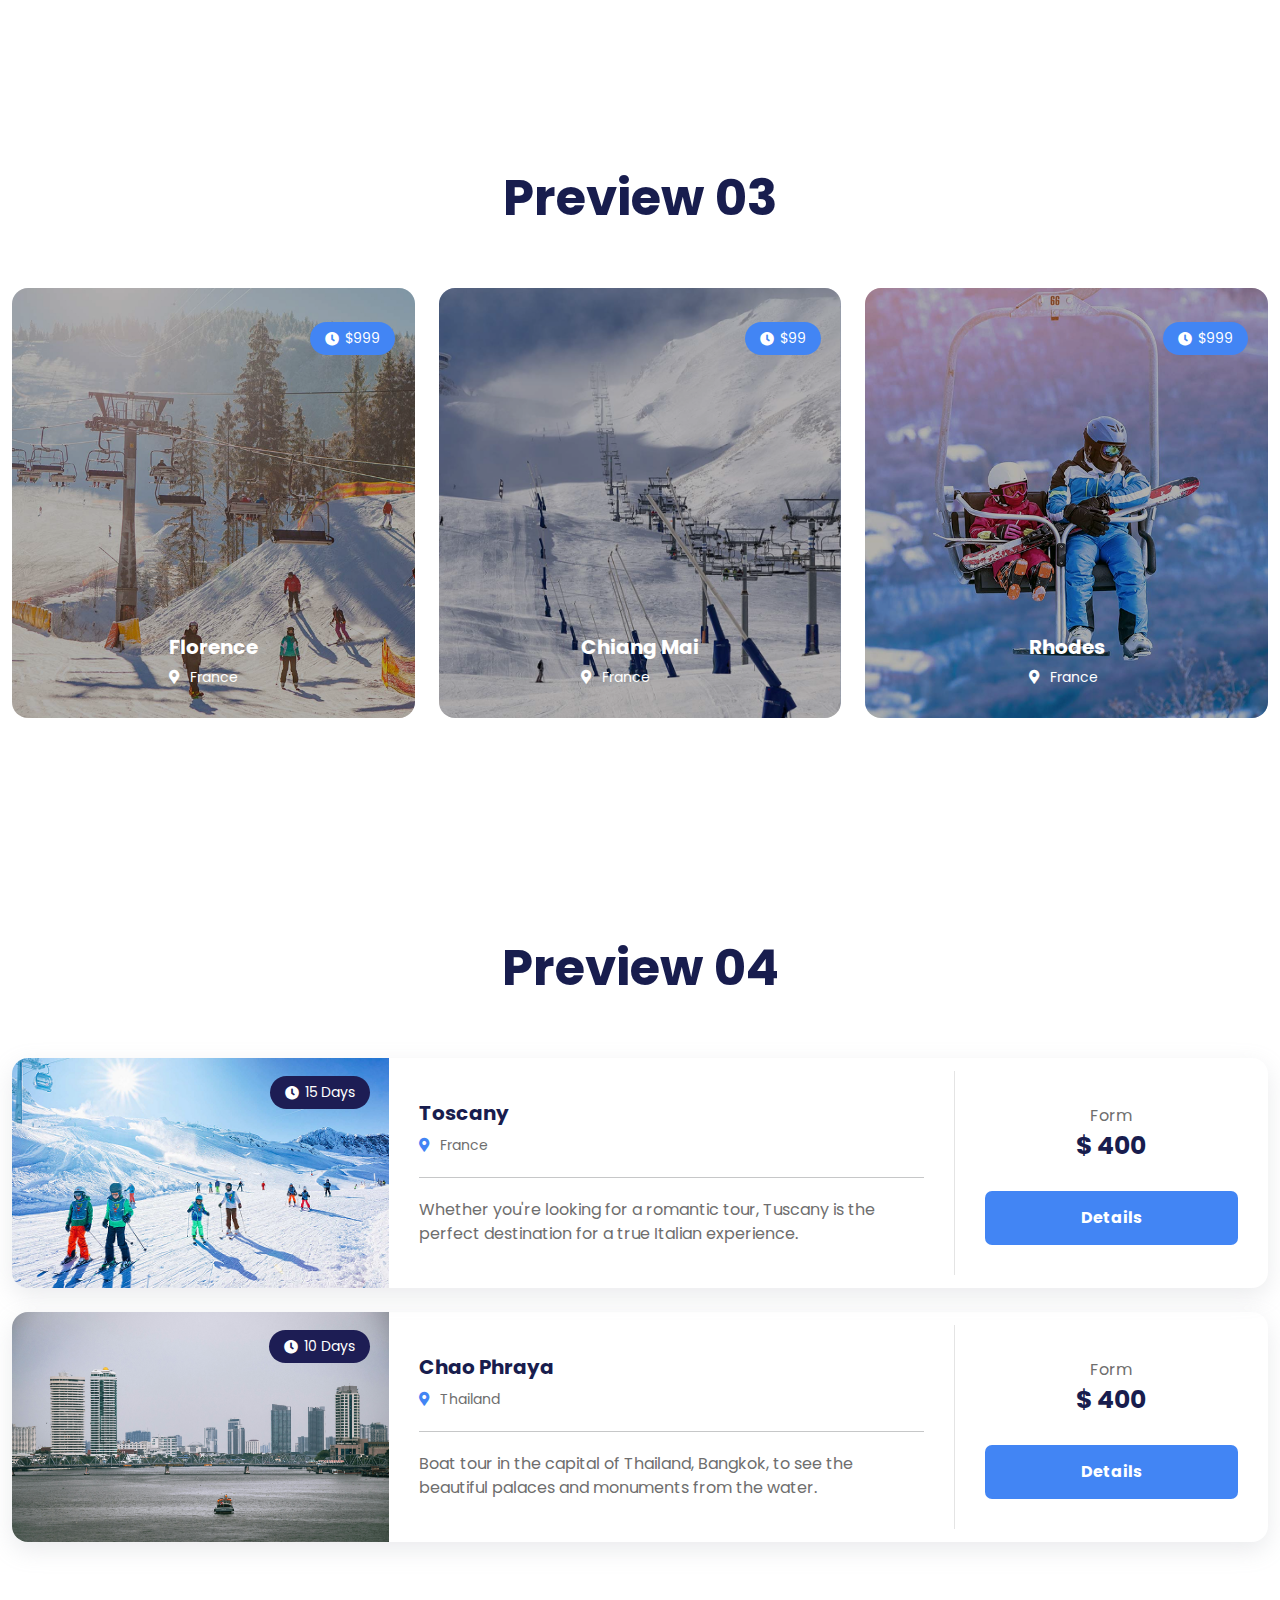
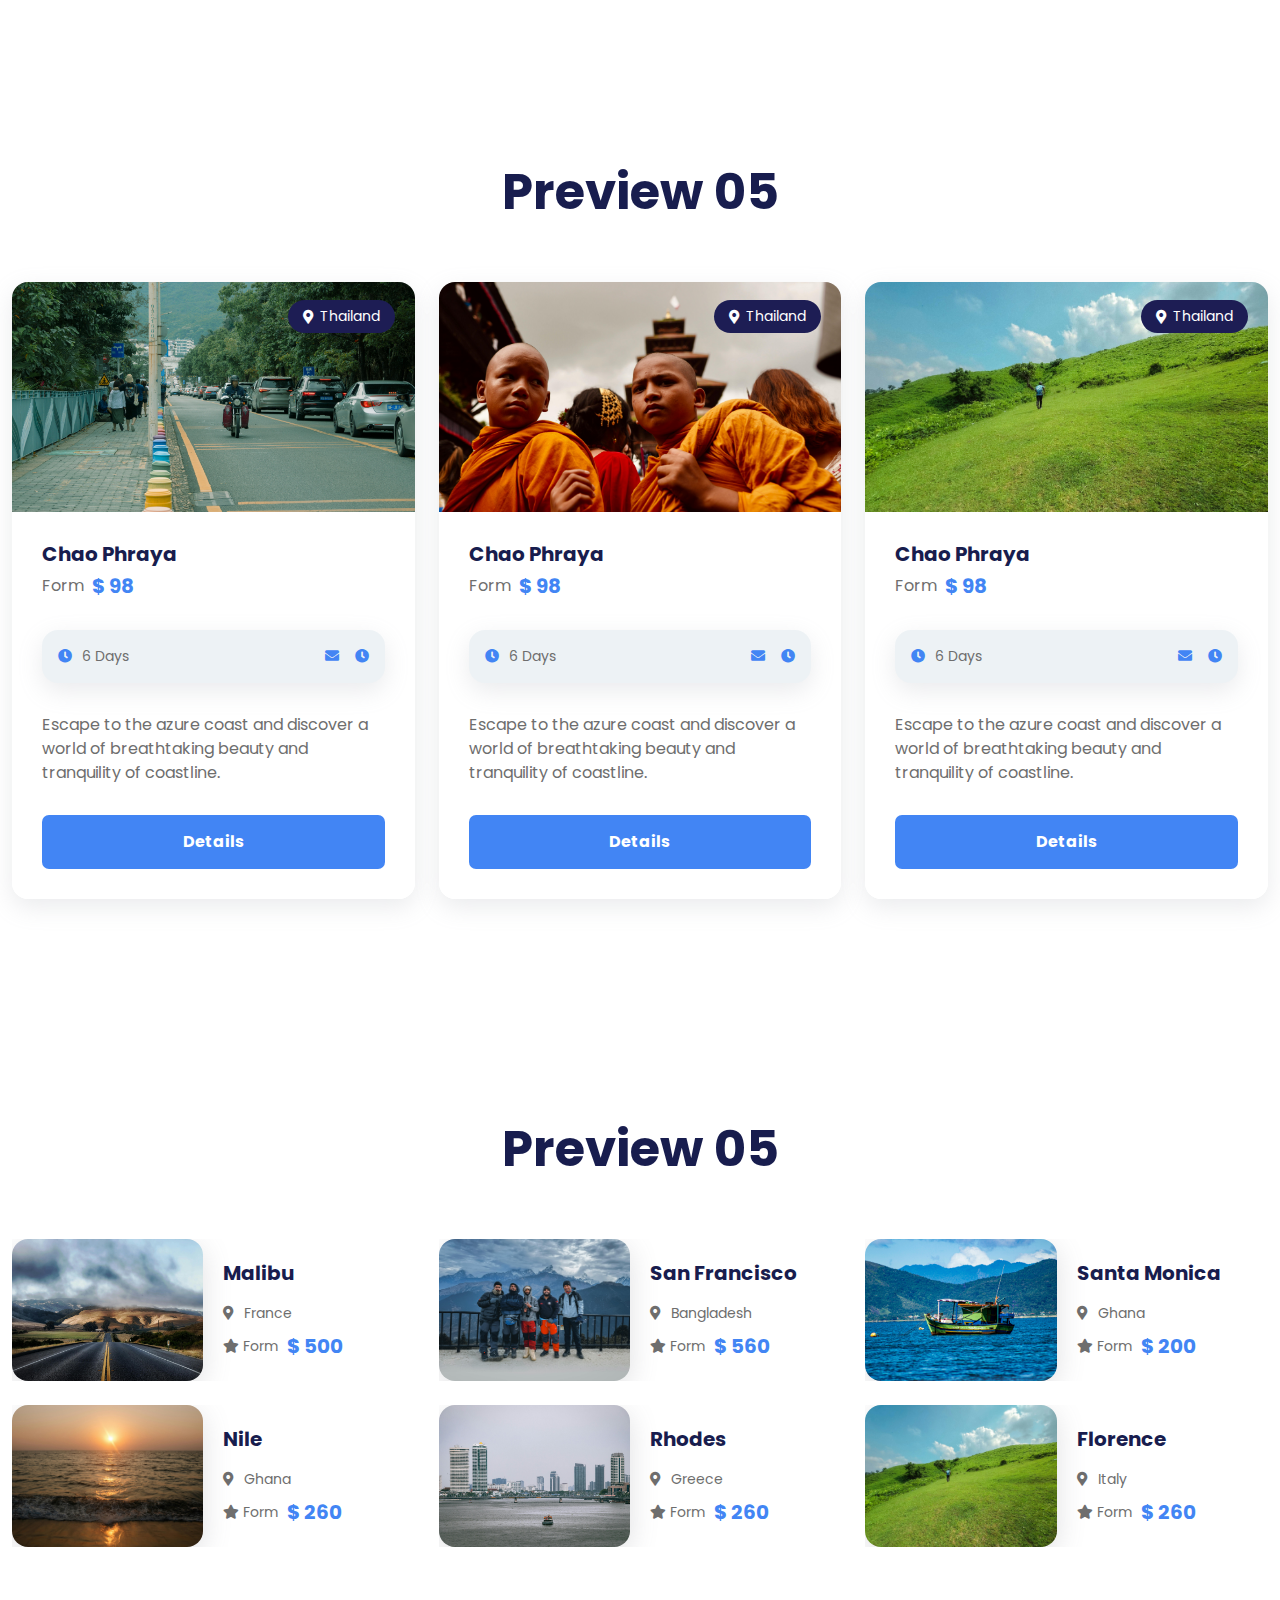
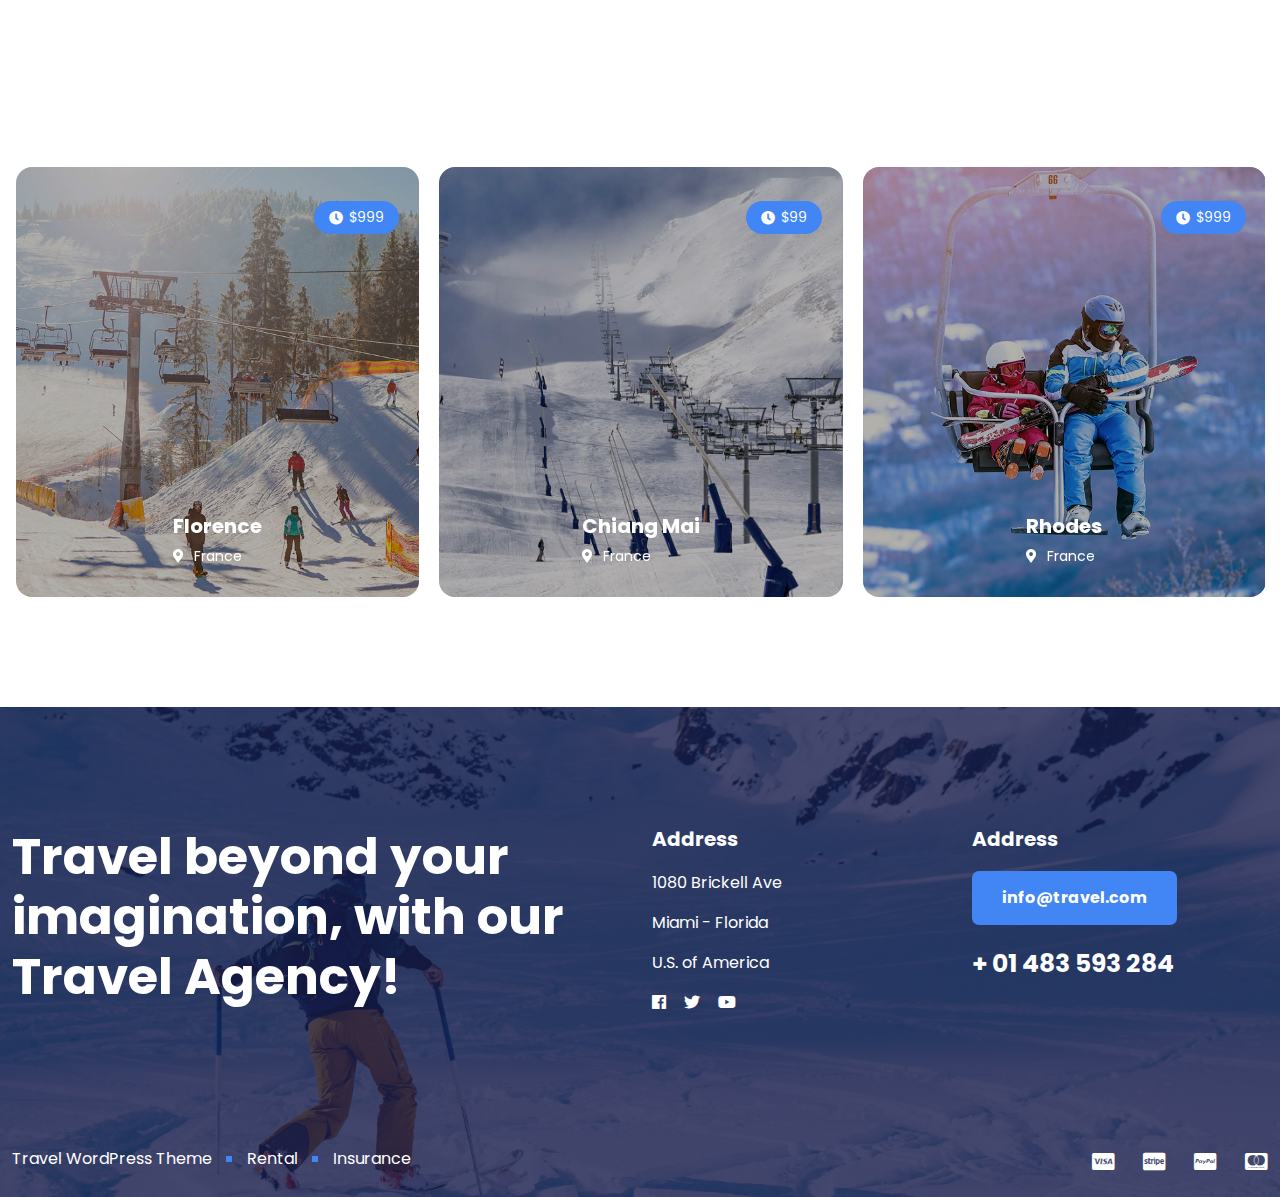
<file: previews.html>
<!DOCTYPE html>
<html lang="en">
<head>
    <meta charset="UTF-8">
    <meta name="viewport" content="width=device-width, initial-scale=1.0">

    <!-- Css Links -->
    <link rel="stylesheet" href="assets/css/all.min.css">
    <link rel="stylesheet" href="assets/css/bootstrap.min.css">
    <link rel="stylesheet" href="assets/css/owl.carousel.css">
    <link rel="stylesheet" href="assets/css/nice-select.css">
    <link rel="stylesheet" href="assets/css/aos.css">
    <link rel="stylesheet" href="assets/css/style.css">
    <link rel="stylesheet" href="assets/css/responsive.css">
    <title>Love Travel || Previews</title>
</head>
<body>



    <!--------------------- Header Area Start ---------------------->
    <header class="header-area">
        <div class="nav-area">
            <div class="container">
                <div class="row align-items-center">
                    <div class="col-xl-3 col-md-3 col-6">
                        <div class="nav-left">
                            <a href="index.html" class="logo">
                                <img src="assets/image/logo.png" alt="logo" class="img-fluid">
                            </a>
                        </div>
                    </div>
                
                    <div class="col-xl-6 col-md-6 d-none d-md-block">
                        <div class="nav-menu__area">
                            <ul class="nav-menu d-flex justify-content-center list-unstyled mb-0">
                                <li><a href="index.html">Home</a></li>
                                <li><a href="about-us.html">Travel</a></li>
                                <li><a>Pages</a>
                                    <ul class="dropdown-content">
                                        <li><a href="destinations-layout.html">Destinations</a></li>
                                        <li><a href="destinations-previews.html">Previews</a></li>
                                        <li><a href="typologies.html">Activities</a></li>
                                    </ul>
                                </li>
                                <li><a href="archive.html">Shop</a></li>
                                <li><a href="destinations-previews.html">Blog</a></li>
                                <li><a href="services.html">Contact</a></li>
                            </ul>
                        </div>
                    </div>
                
                    <div class="col-xl-3 col-md-3 col-6">
                        <div class="nav-right d-flex align-items-center justify-content-end">
                            <a href="search.html" class="primary-btn me-1 me-md-3">Search</a>
                            <button class="menu_trigger btn p-0">
                                <span><i class="fa-solid fa-bars"></i></span>
                            </button>
                        </div>
                    </div>
                </div>
            </div>
        </div>
    </header>
    <!--------------------- Header Area End ---------------------->















    <!--------------------- Sidebar Area Start ---------------------->
    <div class="sidebar-area">
        <button class="sidebar_dismess"><i class="fa-solid fa-xmark"></i></button>
        <div class="sidebar-top">
            <div class="mobail-logo">
                <img src="assets/image/mobail-logo.png" alt="mobail-logo">
            </div>
            <p>Discover the World, one <br> Full Adventure at a Time!</p>
            <div class="sport-glary">
                <div class="sport-image"><img src="assets/image/package-1.png" alt="package-1"></div>
                <div class="sport-image"><img src="assets/image/package-2.png" alt="package-2"></div>
                <div class="sport-image"><img src="assets/image/package-3.png" alt="package-3"></div>
                <div class="sport-image"><img src="assets/image/package-4.png" alt="package-4"></div>
                <div class="sport-image"><img src="assets/image/package-5.png" alt="package-5"></div>
                <div class="sport-image"><img src="assets/image/package-6.png" alt="package-6"></div>
            </div>
            <ul class="nav-menu mb-0">
                <li><a href="index.html">Home</a></li>
                <li><a href="about-us.html">Travel</a></li>
                <li><a>Pages</a>
                    <ul class="dropdown-content">
                        <li><a href="destinations-layout.html">Destinations</a></li>
                        <li><a href="destinations-previews.html">Previews</a></li>
                        <li><a href="typologies.html">Activities</a></li>
                    </ul>
                </li>
                <li><a href="archive.html">Shop</a></li>
                <li><a href="destinations-previews.html">Blog</a></li>
                <li><a href="services.html">Contact</a></li>
            </ul>
        </div>
        <div class="mobail-contact">
            <h4>Our Contacts</h4>
            <div class="mobail-contact__wraper">
                <div>
                    <h5>Address</h5>
                    <a href="">1080 Brickell Ave - Miami United States of America</a>
                </div>
                <div>
                    <h5>Email</h5>
                    <a href="">info@travel.com</a>
                </div>
                <div>
                    <h5>Phone</h5>
                    <a href="">Travel Agency +1 473 483 384</a>
                    <a href="">Info Insurance +1 395 393 595</a>
                </div>
                <div>
                    <h5>Follow us</h5>
                    <ul class="social-links">
                        <a href=""><i class="fa-brands fa-facebook"></i></a>
                        <a href=""><i class="fa-brands fa-twitter"></i></a>
                        <a href=""><i class="fa-brands fa-linkedin"></i></i></a>
                    </ul>
                </div>
            </div>
        </div>
        <img src="assets/image/adventure-top.png" alt="adventure-top" class="adventure-image">
    </div>
    <!--------------------- Sidebar Area End ---------------------->











    <!--------------------- Hero Area Start ---------------------->
    <section class="hero-area hero-area-common previews-hero">
        <div class="container">
            <div class="row">
                <div class="col-12">
                    <div class="hero-content">
                        <h1>Packages Previews</h1>
                    </div>
                </div>
            </div>
        </div>
    </section>
    <!--------------------- Hero Area End ---------------------->
















    
    <!--------------------- Packages Previews Area Start ---------------------->
    <section class="preview-area">
        <div class="container">
            <div class="row">
                <div class="col-12">
                    <div class="section-title text-center">
                        <span class="section-caption">With all Previews</span>
                        <h2>Carousel Solutions</h2>
                    </div>
                </div>
            </div>
            <div class="space-60"></div>
            <div class="preview-package__wraper owl-carousel">
                <div class="package-card">
                    <div class="package-image">
                        <img src="assets/image/package-1.png" alt="package-1">
                        <span class="package-tag darkblue"><i class="fa-solid fa-clock"></i>15 Days</span>
                    </div>
                    <div class="package-content">
                        <h4 class="package-title">Azure Coast</h4>
                        <span class="meta-data"><span><i class="fa-solid fa-location-dot"></i></span>France</span>
                        <hr class="divider">
                        <p class="package-excrept">Escape to the azure coast and discover a world of breathtaking beauty and tranquility of coastline.</p>
                        <hr class="divider">
                        <div class="d-flex align-items-end justify-content-between">
                            <a href="" class="primary-btn">Details</a>
                            <h3 class="package-price"><span>Form</span>$ 400</h3>
                        </div>
                    </div>
                </div>
                <div class="package-card">
                    <div class="package-image">
                        <img src="assets/image/package-2.png" alt="package-2">
                        <span class="package-tag darkblue"><i class="fa-solid fa-clock"></i>15 Days</span>
                    </div>
                    <div class="package-content">
                        <h4 class="package-title">Azure Coast</h4>
                        <span class="meta-data"><span><i class="fa-solid fa-location-dot"></i></span>France</span>
                        <hr class="divider">
                        <p class="package-excrept">Escape to the azure coast and discover a world of breathtaking beauty and tranquility of coastline.</p>
                        <hr class="divider">
                        <div class="d-flex align-items-end justify-content-between">
                            <a href="" class="primary-btn">Details</a>
                            <h3 class="package-price"><span>Form</span>$ 400</h3>
                        </div>
                    </div>
                </div>
            </div>
        </div>
    </section>
    <!--------------------- Packages Previews Area End ---------------------->














    <!--------------------- Previews 1 Area Start ---------------------->
    <section class="preview-area">
        <div class="container">
            <div class="row">
                <div class="col-12">
                    <div class="section-title text-center">
                        <h2>Preview 01</h2>
                    </div>
                </div>
            </div>
            <div class="space-60"></div>
            <div class="package-wraper">
                <div class="row gy-4">
                    <div class="col-md-6 col-lg-4">
                        <div class="package-card">
                            <div class="package-image">
                                <img src="assets/image/package-1.png" alt="package-1">
                                <span class="package-tag darkblue"><i class="fa-solid fa-clock"></i>15 Days</span>
                            </div>
                            <div class="package-content">
                                <h4 class="package-title">Azure Coast</h4>
                                <span class="meta-data"><span><i class="fa-solid fa-location-dot"></i></span>France</span>
                                <hr class="divider">
                                <p class="package-excrept">Escape to the azure coast and discover a world of breathtaking beauty and tranquility of coastline.</p>
                                <hr class="divider">
                                <div class="d-flex align-items-end justify-content-between">
                                    <a href="" class="primary-btn">Details</a>
                                    <h3 class="package-price"><span>Form</span>$ 400</h3>
                                </div>
                            </div>
                        </div>
                    </div>
                    <div class="col-md-6 col-lg-4">
                        <div class="package-card">
                            <div class="package-image">
                                <img src="assets/image/package-2.png" alt="package-2">
                                <span class="package-tag darkblue"><i class="fa-solid fa-clock"></i>8 Days</span>
                            </div>
                            <div class="package-content">
                                <h4 class="package-title">Bangkok</h4>
                                <span class="meta-data"><span><i class="fa-solid fa-location-dot"></i></span>Thailand</span>
                                <hr class="divider">
                                <p class="package-excrept">Marvelous culinary and cultural trip to the Thai capital with its wonderful monuments and Buddha statues.</p>
                                <hr class="divider">
                                <div class="d-flex align-items-end justify-content-between">
                                    <a href="" class="primary-btn">Details</a>
                                    <h3 class="package-price"><span>Form</span>$ 1000 <span class="regular-price">$ 134</span></h3>
                                </div>
                            </div>
                        </div>
                    </div>
                    <div class="col-md-6 col-lg-4">
                        <div class="package-card">
                            <div class="package-image">
                                <img src="assets/image/package-3.png" alt="package-3">
                                <span class="package-tag darkblue"><i class="fa-solid fa-clock"></i>10 Days</span>
                            </div>
                            <div class="package-content">
                                <h4 class="package-title">Cairo</h4>
                                <span class="meta-data"><span><i class="fa-solid fa-location-dot"></i></span>Egypt</span>
                                <hr class="divider">
                                <p class="package-excrept">Our expert guides will take you on a journey through time as they share their knowledge and traditions.</p>
                                <hr class="divider">
                                <div class="d-flex align-items-end justify-content-between">
                                    <a href="" class="primary-btn">Details</a>
                                    <h3 class="package-price"><span>Form</span>$ 1000 <span class="regular-price">$ 1023</span></h3>
                                </div>
                            </div>
                        </div>
                    </div>
                </div>
            </div>
        </div>
    </section>
    <!--------------------- Previews 1 Area End ---------------------->













    <!--------------------- Previews 2 Area Start ---------------------->
    <section class="preview-area">
        <div class="container">
            <div class="row">
                <div class="col-12">
                    <div class="section-title text-center">
                        <h2>Preview 02</h2>
                    </div>
                </div>
            </div>
            <div class="space-60"></div>
            <div class="package-wraper">
                <div class="row gy-4">
                    <div class="col-12">
                        <div class="package-card package-wide-card">
                            <div class="package-image">
                                <img src="assets/image/package-1.png" alt="package-1">
                                <span class="package-tag darkblue"><i class="fa-solid fa-clock"></i>15 Days</span>
                            </div>
                            <div class="package-content">
                                <h4 class="package-title">Toscany</h4>
                                <span class="meta-data"><span><i class="fa-solid fa-location-dot"></i></span>France</span>
                                <hr class="divider">
                                <p class="package-excrept">Whether you're looking for a romantic tour, Tuscany is the perfect destination for a true Italian experience.</p>                              
                            </div>
                            <div class="package-buttons">                             
                                <h3 class="package-price"><span>Form</span>$ 400</h3>
                                <a href="" class="primary-btn">Details</a>
                            </div>
                        </div>
                    </div>
                    <div class="col-12">
                        <div class="package-card package-wide-card">
                            <div class="package-image">
                                <img src="assets/image/package-2.png" alt="package-2">
                                <span class="package-tag darkblue"><i class="fa-solid fa-clock"></i>10 Days</span>
                            </div>
                            <div class="package-content">
                                <h4 class="package-title">Chao Phraya</h4>
                                <span class="meta-data"><span><i class="fa-solid fa-location-dot"></i></span>Thailand</span>
                                <hr class="divider">
                                <p class="package-excrept">Boat tour in the capital of Thailand, Bangkok, to see the beautiful palaces and monuments from the water.</p>                              
                            </div>
                            <div class="package-buttons">                             
                                <h3 class="package-price"><span>Form</span>$ 400</h3>
                                <a href="" class="primary-btn">Details</a>
                            </div>
                        </div>
                    </div>
                </div>
            </div>
        </div>
    </section>
    <!--------------------- Previews 2 Area End ---------------------->















    <!--------------------- Previews 3 Area Start ---------------------->
    <section class="preview-area">
        <div class="container">
            <div class="row">
                <div class="col-12">
                    <div class="section-title text-center">
                        <h2>Preview 03</h2>
                    </div>
                </div>
            </div>
            <div class="space-60"></div>
            <div class="fetured-card__wraper">
                <div class="row gy-4">
                    <div class="col-lg-4 col-sm-6">
                        <div class="fetured-card">
                            <span class="package-tag"><i class="fa-solid fa-clock"></i>$999</span>
                            <img src="assets/image/featured-1.png" alt="featured-1">
                            <a href="" class="fetured-card__content">
                                <h4>Florence</h4>
                                <span class="meta-data"><span><i class="fa-solid fa-location-dot"></i></span>France</span>
                            </a>
                        </div>
                    </div>
                    <div class="col-lg-4 col-sm-6">
                        <div class="fetured-card">
                            <span class="package-tag"><i class="fa-solid fa-clock"></i>$99</span>
                            <img src="assets/image/featured-2.png" alt="featured-2">
                            <a href="" class="fetured-card__content">
                                <h4>Chiang Mai</h4>
                                <span class="meta-data"><span><i class="fa-solid fa-location-dot"></i></span>France</span>
                            </a>
                        </div>
                    </div>
                    <div class="col-lg-4 col-sm-6">
                        <div class="fetured-card">
                            <span class="package-tag"><i class="fa-solid fa-clock"></i>$999</span>
                            <img src="assets/image/featured-3.png" alt="featured-3">
                            <a href="" class="fetured-card__content">
                                <h4>Rhodes</h4>
                                <span class="meta-data"><span><i class="fa-solid fa-location-dot"></i></span>France</span>
                            </a>
                        </div>
                    </div>
                </div>
            </div>
        </div>
    </section>
    <!--------------------- Previews 3 Area End ---------------------->













    <!--------------------- Previews 4 Area Start ---------------------->
    <section class="preview-area">
        <div class="container">
            <div class="row">
                <div class="col-12">
                    <div class="section-title text-center">
                        <h2>Preview 04</h2>
                    </div>
                </div>
            </div>
            <div class="space-60"></div>
            <div class="package-wraper">
                <div class="row gy-4">
                    <div class="col-12">
                        <div class="package-card package-wide-card">
                            <div class="package-image">
                                <img src="assets/image/package-3.png" alt="package-3">
                                <span class="package-tag darkblue"><i class="fa-solid fa-clock"></i>15 Days</span>
                            </div>
                            <div class="package-content">
                                <h4 class="package-title">Toscany</h4>
                                <span class="meta-data"><span><i class="fa-solid fa-location-dot"></i></span>France</span>
                                <hr class="divider">
                                <p class="package-excrept">Whether you're looking for a romantic tour, Tuscany is the perfect destination for a true Italian experience.</p>                              
                            </div>
                            <div class="package-buttons">                             
                                <h3 class="package-price"><span>Form</span>$ 400</h3>
                                <a href="" class="primary-btn">Details</a>
                            </div>
                        </div>
                    </div>
                    <div class="col-12">
                        <div class="package-card package-wide-card">
                            <div class="package-image">
                                <img src="assets/image/package-4.png" alt="package-4">
                                <span class="package-tag darkblue"><i class="fa-solid fa-clock"></i>10 Days</span>
                            </div>
                            <div class="package-content">
                                <h4 class="package-title">Chao Phraya</h4>
                                <span class="meta-data"><span><i class="fa-solid fa-location-dot"></i></span>Thailand</span>
                                <hr class="divider">
                                <p class="package-excrept">Boat tour in the capital of Thailand, Bangkok, to see the beautiful palaces and monuments from the water.</p>                              
                            </div>
                            <div class="package-buttons">                             
                                <h3 class="package-price"><span>Form</span>$ 400</h3>
                                <a href="" class="primary-btn">Details</a>
                            </div>
                        </div>
                    </div>
                </div>
            </div>
        </div>
    </section>
    <!--------------------- Previews 4 Area End ---------------------->














    <!--------------------- Previews 5 Area Start ---------------------->
    <section class="preview-area">
        <div class="container">
            <div class="row">
                <div class="col-12">
                    <div class="section-title text-center">
                        <h2>Preview 05</h2>
                    </div>
                </div>
            </div>
            <div class="space-60"></div>
            <div class="package-wraper">
                <div class="row gy-4">
                    <div class="col-md-6 col-lg-4">
                        <div class="package-card preview-card">
                            <div class="package-image">
                                <img src="assets/image/package-5.png" alt="package-5">
                                <span class="package-tag darkblue"><i class="fa-solid fa-location-dot"></i>Thailand</span>
                            </div>
                            <div class="package-content">
                                <div>
                                    <h4 class="package-title">Chao Phraya</h4>
                                    <h4 class="package-price"><span>Form</span>$ 98</h4>
                                </div>
                                <div class="package_meta-data">
                                    <span class="meta-data"><span><i class="fa-solid fa-clock"></i></span>6 Days</span>
                                    <div class="d-flex align-items-center gap-3">
                                        <span class="meta-data"><span><i class="fa-solid fa-envelope"></i></span></span>
                                        <span class="meta-data"><span><i class="fa-solid fa-clock"></i></span></span>
                                    </div>
                                </div>
                                <p class="package-excrept">Escape to the azure coast and discover a world of breathtaking beauty and tranquility of coastline.</p>
                                <div class="d-flex align-items-end justify-content-between">
                                    <a href="" class="primary-btn">Details</a>
                                </div>
                            </div>
                        </div>
                    </div>
                    <div class="col-md-6 col-lg-4">
                        <div class="package-card preview-card">
                            <div class="package-image">
                                <img src="assets/image/package-6.png" alt="package-6">
                                <span class="package-tag darkblue"><i class="fa-solid fa-location-dot"></i>Thailand</span>
                            </div>
                            <div class="package-content">
                                <div>
                                    <h4 class="package-title">Chao Phraya</h4>
                                    <h4 class="package-price"><span>Form</span>$ 98</h4>
                                </div>
                                <div class="package_meta-data">
                                    <span class="meta-data"><span><i class="fa-solid fa-clock"></i></span>6 Days</span>
                                    <div class="d-flex align-items-center gap-3">
                                        <span class="meta-data"><span><i class="fa-solid fa-envelope"></i></span></span>
                                        <span class="meta-data"><span><i class="fa-solid fa-clock"></i></span></span>
                                    </div>
                                </div>
                                <p class="package-excrept">Escape to the azure coast and discover a world of breathtaking beauty and tranquility of coastline.</p>
                                <div class="d-flex align-items-end justify-content-between">
                                    <a href="" class="primary-btn">Details</a>
                                </div>
                            </div>
                        </div>
                    </div>
                    <div class="col-md-6 col-lg-4">
                        <div class="package-card preview-card">
                            <div class="package-image">
                                <img src="assets/image/package-7.png" alt="package-7">
                                <span class="package-tag darkblue"><i class="fa-solid fa-location-dot"></i>Thailand</span>
                            </div>
                            <div class="package-content">
                                <div>
                                    <h4 class="package-title">Chao Phraya</h4>
                                    <h4 class="package-price"><span>Form</span>$ 98</h4>
                                </div>
                                <div class="package_meta-data">
                                    <span class="meta-data"><span><i class="fa-solid fa-clock"></i></span>6 Days</span>
                                    <div class="d-flex align-items-center gap-3">
                                        <span class="meta-data"><span><i class="fa-solid fa-envelope"></i></span></span>
                                        <span class="meta-data"><span><i class="fa-solid fa-clock"></i></span></span>
                                    </div>
                                </div>
                                <p class="package-excrept">Escape to the azure coast and discover a world of breathtaking beauty and tranquility of coastline.</p>
                                <div class="d-flex align-items-end justify-content-between">
                                    <a href="" class="primary-btn">Details</a>
                                </div>
                            </div>
                        </div>
                    </div>
                </div>
            </div>
        </div>
    </section>
    <!--------------------- Previews 5 Area End ---------------------->















    <!--------------------- Previews 6 Area Start ---------------------->
    <section class="preview-area">
        <div class="container">
            <div class="row">
                <div class="col-12">
                    <div class="section-title text-center">
                        <h2>Preview 05</h2>
                    </div>
                </div>
            </div>
            <div class="space-60"></div>
            <div class="package-wraper">
                <div class="row gy-4">
                    <div class="col-md-6 col-lg-4">
                        <div class="package-card preview-card-horizontal">
                            <div class="package-image">
                                <img src="assets/image/package-8.png" alt="package-8">
                            </div>
                            <div class="package-content">
                                <h4 class="package-title">Malibu</h4>
                                <span class="meta-data"><span><i class="fa-solid fa-location-dot"></i></span>France</span>
                                <h4 class="package-price"><span><i class="fa-solid fa-star"></i> Form</span>$ 500</h4>
                            </div>
                        </div>
                    </div>
                    <div class="col-md-6 col-lg-4">
                        <div class="package-card preview-card-horizontal">
                            <div class="package-image">
                                <img src="assets/image/package-9.png" alt="package-9">
                            </div>
                            <div class="package-content">
                                <h4 class="package-title">San Francisco</h4>
                                <span class="meta-data"><span><i class="fa-solid fa-location-dot"></i></span>Bangladesh</span>
                                <h4 class="package-price"><span><i class="fa-solid fa-star"></i> Form</span>$ 560</h4>
                            </div>
                        </div>
                    </div>
                    <div class="col-md-6 col-lg-4">
                        <div class="package-card preview-card-horizontal">
                            <div class="package-image">
                                <img src="assets/image/package-10.png" alt="package-10">
                            </div>
                            <div class="package-content">
                                <h4 class="package-title">Santa Monica</h4>
                                <span class="meta-data"><span><i class="fa-solid fa-location-dot"></i></span>Ghana</span>
                                <h4 class="package-price"><span><i class="fa-solid fa-star"></i> Form</span>$ 200</h4>
                            </div>
                        </div>
                    </div>
                    <div class="col-md-6 col-lg-4">
                        <div class="package-card preview-card-horizontal">
                            <div class="package-image">
                                <img src="assets/image/package-11.png" alt="package-11">
                            </div>
                            <div class="package-content">
                                <h4 class="package-title">Nile</h4>
                                <span class="meta-data"><span><i class="fa-solid fa-location-dot"></i></span>Ghana</span>
                                <h4 class="package-price"><span><i class="fa-solid fa-star"></i> Form</span>$ 260</h4>
                            </div>
                        </div>
                    </div>
                    <div class="col-md-6 col-lg-4">
                        <div class="package-card preview-card-horizontal">
                            <div class="package-image">
                                <img src="assets/image/package-4.png" alt="package-4">
                            </div>
                            <div class="package-content">
                                <h4 class="package-title">Rhodes</h4>
                                <span class="meta-data"><span><i class="fa-solid fa-location-dot"></i></span>Greece</span>
                                <h4 class="package-price"><span><i class="fa-solid fa-star"></i> Form</span>$ 260</h4>
                            </div>
                        </div>
                    </div>
                    <div class="col-md-6 col-lg-4">
                        <div class="package-card preview-card-horizontal">
                            <div class="package-image">
                                <img src="assets/image/package-7.png" alt="package-7">
                            </div>
                            <div class="package-content">
                                <h4 class="package-title">Florence</h4>
                                <span class="meta-data"><span><i class="fa-solid fa-location-dot"></i></span>Italy</span>
                                <h4 class="package-price"><span><i class="fa-solid fa-star"></i> Form</span>$ 260</h4>
                            </div>
                        </div>
                    </div>
                </div>
            </div>
        </div>
    </section>
    <!--------------------- Previews 6 Area End ---------------------->

















    <!--------------------- All Previews Area Start ---------------------->
    <section class="preview-area">
        <div class="fetured-card__wraper fetured-card__wraper-full-wide owl-carousel">
            <div class="fetured-card">
                <span class="package-tag"><i class="fa-solid fa-clock"></i>$999</span>
                <img src="assets/image/featured-1.png" alt="featured-1">
                <a href="" class="fetured-card__content">
                    <h4>Florence</h4>
                    <span class="meta-data"><span><i class="fa-solid fa-location-dot"></i></span>France</span>
                </a>
            </div>
            <div class="fetured-card">
                <span class="package-tag"><i class="fa-solid fa-clock"></i>$99</span>
                <img src="assets/image/featured-2.png" alt="featured-2">
                <a href="" class="fetured-card__content">
                    <h4>Chiang Mai</h4>
                    <span class="meta-data"><span><i class="fa-solid fa-location-dot"></i></span>France</span>
                </a>
            </div>
            <div class="fetured-card">
                <span class="package-tag"><i class="fa-solid fa-clock"></i>$999</span>
                <img src="assets/image/featured-3.png" alt="featured-3">
                <a href="" class="fetured-card__content">
                    <h4>Rhodes</h4>
                    <span class="meta-data"><span><i class="fa-solid fa-location-dot"></i></span>France</span>
                </a>
            </div>
            <div class="fetured-card">
                <span class="package-tag"><i class="fa-solid fa-clock"></i>$999</span>
                <img src="assets/image/featured-3.png" alt="featured-3">
                <a href="" class="fetured-card__content">
                    <h4>Rhodes</h4>
                    <span class="meta-data"><span><i class="fa-solid fa-location-dot"></i></span>France</span>
                </a>
            </div>
        </div>
    </section>
    <!--------------------- All Previews Area End ---------------------->














    <!--------------------- Footer Area Start ---------------------->
    <footer class="footer-area">
        <div class="container">
            <div class="row gy-5">
                <div class="col-lg-6">
                    <div class="footer-left">
                        <h2>Travel beyond your imagination, with our Travel Agency!</h2>
                    </div>
                </div>
                <div class="col-lg-3 col-md-4">
                    <div class="footer-item">
                        <h4>Address</h4>
                        <ul class="footer-menu">
                            <li><a href="">1080 Brickell Ave</a></li>
                            <li><a href="">Miami - Florida</a></li>
                            <li><a href="">U.S. of America</a></li>
                            <ul>
                                <li><a href=""><span><i class="fa-brands fa-facebook"></i></span></a></li>
                                <li><a href=""><span><i class="fa-brands fa-twitter"></i></span></a></li>
                                <li><a href=""><i class="fa-brands fa-youtube"></i></span></a></li>
                            </ul>
                        </ul>
                    </div>
                </div>
                <div class="col-lg-3 col-md-4">
                    <div class="footer-item">
                        <h4>Address</h4>
                        <a href="" class="email-btn primary-btn">info@travel.com</a>
                        <a href="" class="contact-number">+ 01 483 593 284</a>
                    </div>
                </div>
            </div>
            <div class="copyright-area">
                <div class="row gy-4">
                    <div class="col-lg-6 col-md-8">
                        <div class="copyright-left">
                            <ul class="copyright-menu">
                                <li><a href="">Travel WordPress Theme</a></li>
                                <li><a href="">Rental</a></li>
                                <li><a href="">Insurance</a></li>
                            </ul>
                        </div>
                    </div>
                    <div class="col-lg-6 col-md-4">
                        <div class="copyright-right">
                            <ul class="money-transfer__menu">
                                <li><a href=""><span><i class="fa-brands fa-cc-visa"></i></span></a></li>
                                <li><a href=""><span><i class="fa-brands fa-cc-stripe"></i></span></a></li>
                                <li><a href=""><span><i class="fa-brands fa-cc-paypal"></i></span></a></li>
                                <li><a href=""><span><i class="fa-brands fa-cc-mastercard"></i></span></a></li>
                            </ul>
                        </div>
                    </div>
                </div>
            </div>
        </div>
    </footer>
    <!--------------------- Footer Area End ---------------------->
   




    <!-- Js-Links -->
     <script src="assets/js/jquery.js"></script>
     <script src="assets/js/bootstrap.min.js"></script>
     <script src="assets/js/owl.carousel.js"></script>
     <script src="assets/js/nice-select.min.js"></script>
     <script src="assets/js/aos.js"></script>
     <script src="assets/js/script.js"></script>
</body>
</html>
</file>
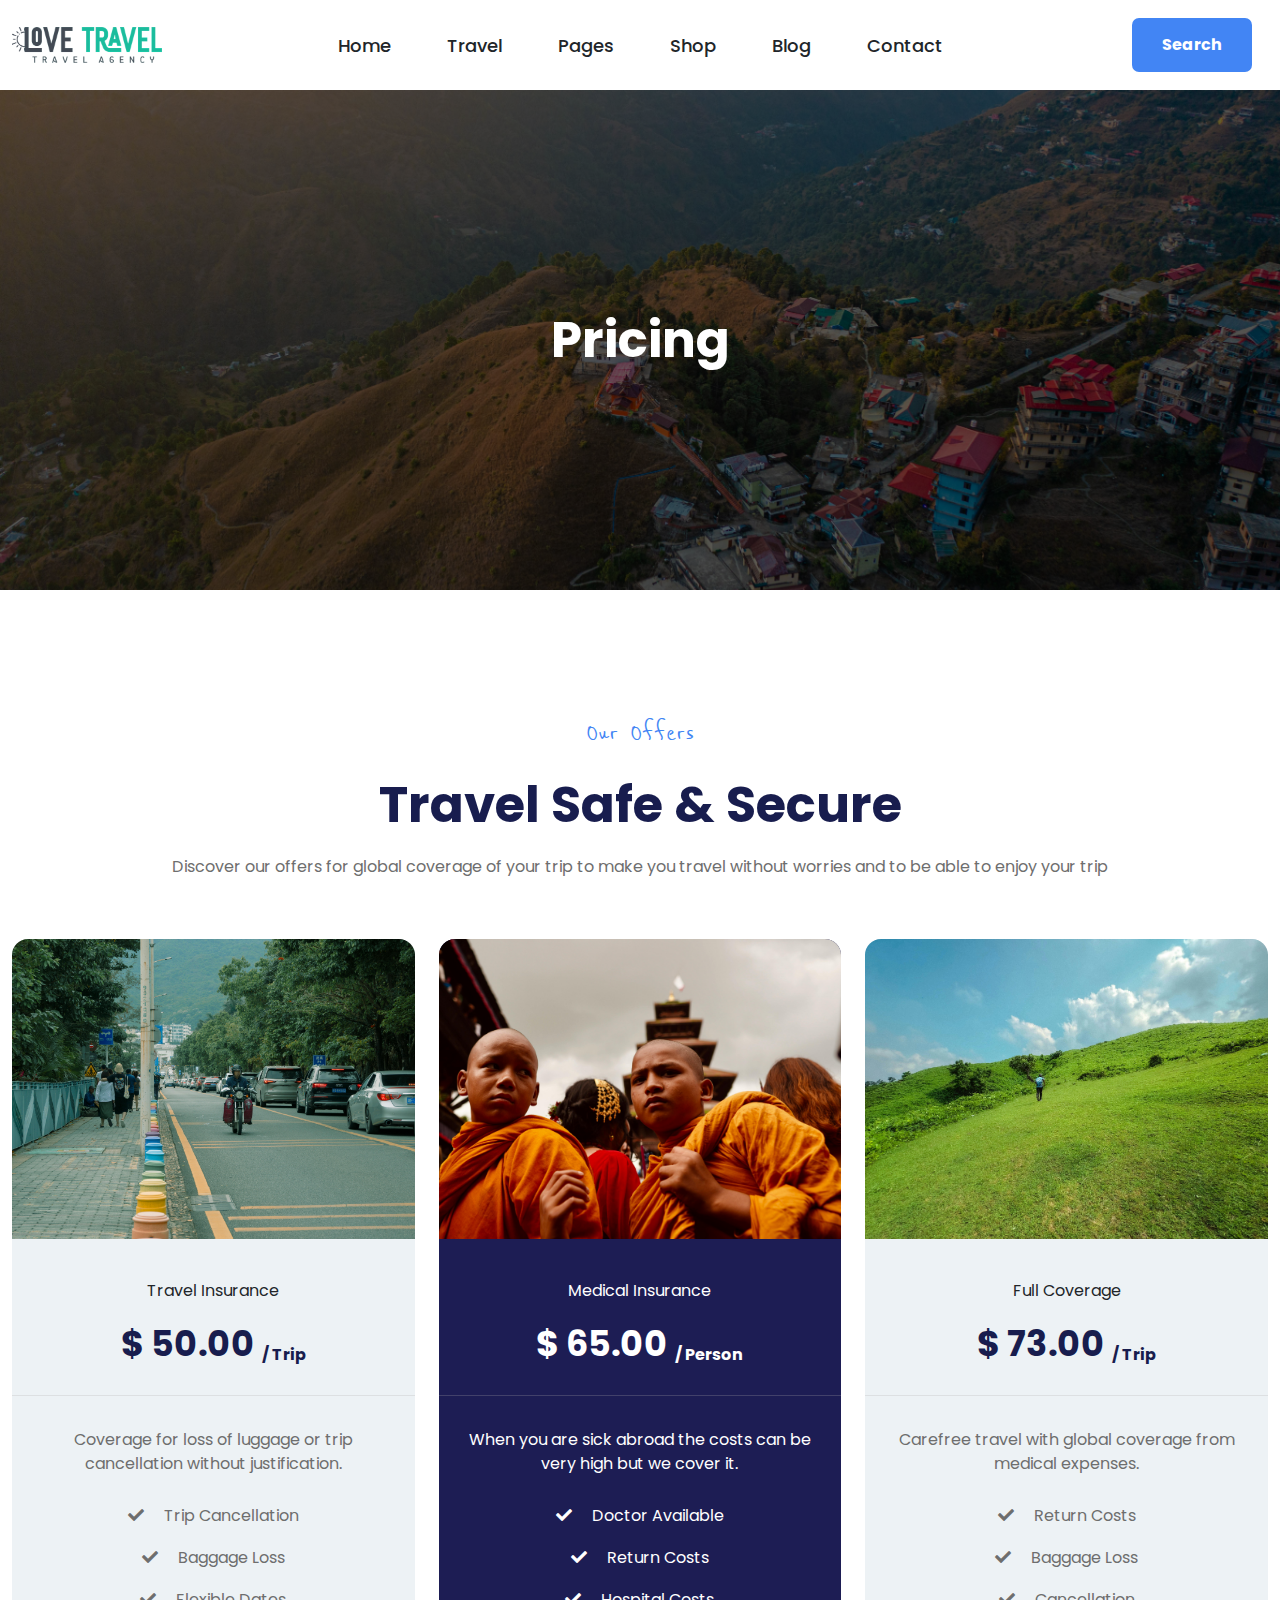
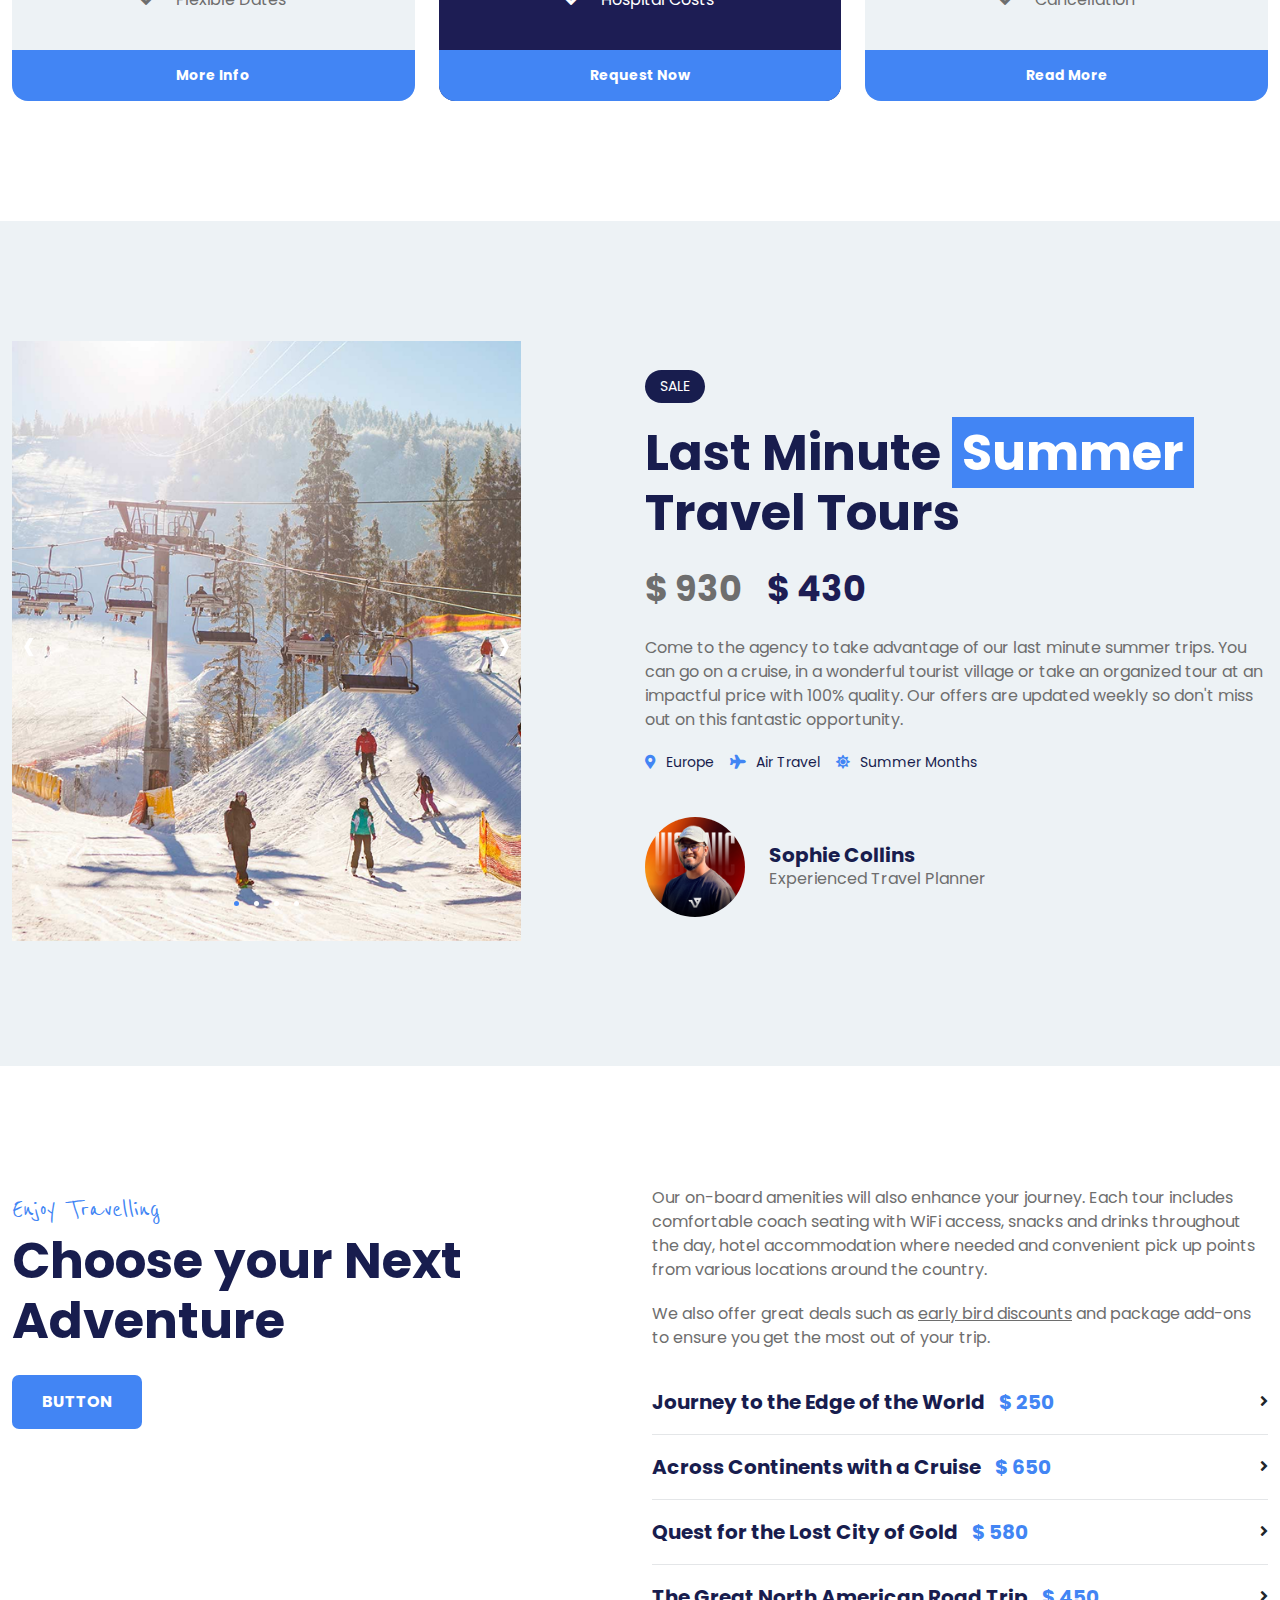
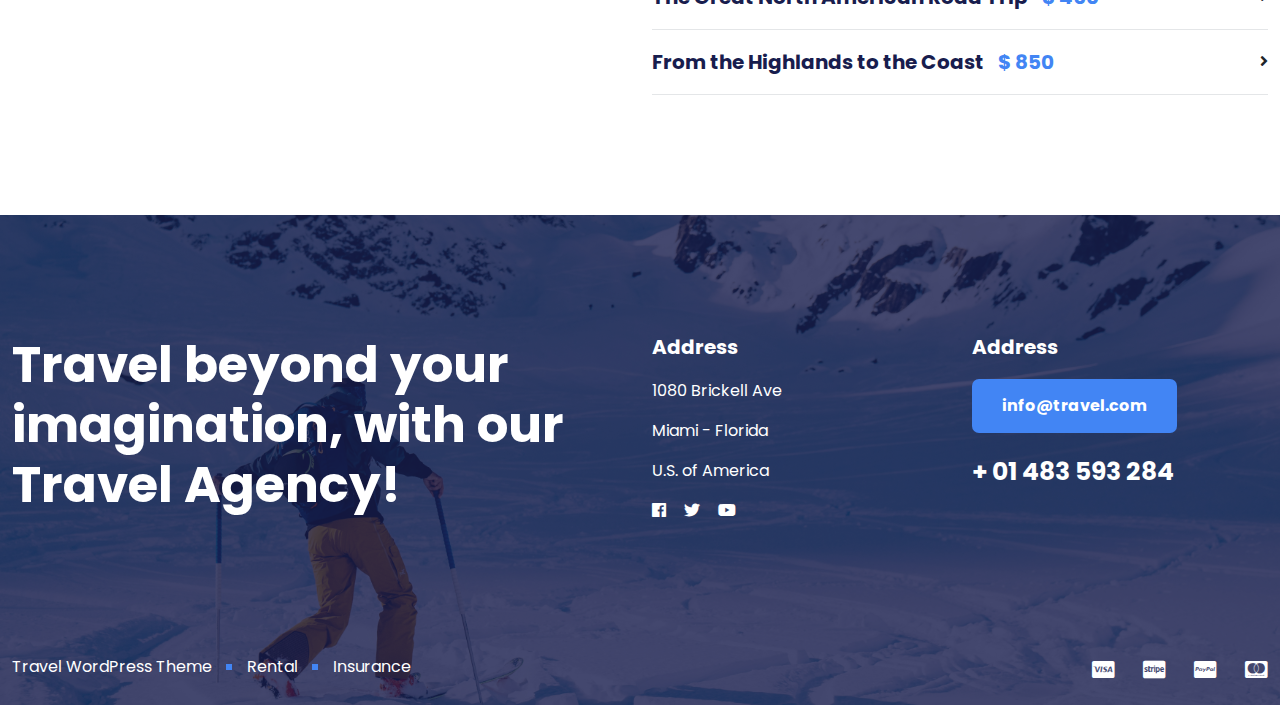
<file: pricing.html>
<!DOCTYPE html>
<html lang="en">
<head>
    <meta charset="UTF-8">
    <meta name="viewport" content="width=device-width, initial-scale=1.0">

    <!-- Css Links -->
    <link rel="stylesheet" href="assets/css/all.min.css">
    <link rel="stylesheet" href="assets/css/bootstrap.min.css">
    <link rel="stylesheet" href="assets/css/owl.carousel.css">
    <link rel="stylesheet" href="assets/css/nice-select.css">
    <link rel="stylesheet" href="assets/css/aos.css">
    <link rel="stylesheet" href="assets/css/style.css">
    <link rel="stylesheet" href="assets/css/responsive.css">
    <title>Love Travel || Pricing</title>
</head>
<body>



    <!--------------------- Header Area Start ---------------------->
    <header class="header-area">
        <div class="nav-area">
            <div class="container">
                <div class="row align-items-center">
                    <div class="col-xl-3 col-md-3 col-6">
                        <div class="nav-left">
                            <a href="index.html" class="logo">
                                <img src="assets/image/logo.png" alt="logo" class="img-fluid">
                            </a>
                        </div>
                    </div>
                
                    <div class="col-xl-6 col-md-6 d-none d-md-block">
                        <div class="nav-menu__area">
                            <ul class="nav-menu d-flex justify-content-center list-unstyled mb-0">
                                <li><a href="index.html">Home</a></li>
                                <li><a href="about-us.html">Travel</a></li>
                                <li><a>Pages</a>
                                    <ul class="dropdown-content">
                                        <li><a href="destinations-layout.html">Destinations</a></li>
                                        <li><a href="destinations-previews.html">Previews</a></li>
                                        <li><a href="typologies.html">Activities</a></li>
                                    </ul>
                                </li>
                                <li><a href="archive.html">Shop</a></li>
                                <li><a href="destinations-previews.html">Blog</a></li>
                                <li><a href="services.html">Contact</a></li>
                            </ul>
                        </div>
                    </div>
                    <div class="col-xl-3 col-md-3 col-6">
                        <div class="nav-right d-flex align-items-center justify-content-end">
                            <a href="search.html" class="primary-btn me-1 me-md-3">Search</a>
                            <button class="menu_trigger btn p-0">
                                <span><i class="fa-solid fa-bars"></i></span>
                            </button>
                        </div>
                    </div>
                </div>
            </div>
        </div>
    </header>
    <!--------------------- Header Area End ---------------------->











    <!--------------------- Hero Area Start ---------------------->
    <section class="hero-area hero-area-common pricing-hero">
        <div class="container">
            <div class="row">
                <div class="col-12">
                    <div class="hero-content">
                        <h1>Pricing</h1>
                    </div>
                </div>
            </div>
        </div>
    </section>
    <!--------------------- Hero Area End ---------------------->
















    <!--------------------- Pricing Area Start ---------------------->
    <section class="pricing-area">
        <div class="container">
            <div class="row">
                <div class="col-12">
                    <div class="section-title text-center">
                        <span class="section-caption">Our Offers</span>
                        <h2>Travel Safe & Secure</h2>
                        <p>Discover our offers for global coverage of your trip to make you travel without worries and to be able to enjoy your trip</p>
                    </div>
                </div>
            </div>
            <div class="trip-price_wraper">
                <div class="row gy-4">
                    <div class="col-md-6 col-lg-4">
                        <div class="trip-price_card">
                            <div class="trip-price__image">
                                <img src="assets/image/package-5.png" alt="package-5">
                            </div>
                            <div class="trip-price__content">
                                <span class="trip-category">Travel Insurance</span>
                                <h3>$ 50.00 <sub>/ Trip</sub></h3>
                                <hr class="divider">
                                <p class="px-4">Coverage for loss of luggage or trip cancellation without justification.</p>
                                <ul>
                                    <li><span><i class="fa-solid fa-check"></i></span>Trip Cancellation</li>
                                    <li><span><i class="fa-solid fa-check"></i></span>Baggage Loss</li>
                                    <li><span><i class="fa-solid fa-check"></i></span>Flexible Dates</li>
                                </ul>
                            </div>
                            <a href="" class="primary-btn">More Info</a>
                        </div>
                    </div>
                    <div class="col-md-6 col-lg-4">
                        <div class="trip-price_card darkblue">
                            <div class="trip-price__image">
                                <img src="assets/image/package-6.png" alt="package-6">
                            </div>
                            <div class="trip-price__content">
                                <span class="trip-category text-white">Medical Insurance</span>
                                <h3 class="text-white">$ 65.00  <sub>/ Person</sub></h3>
                                <hr class="divider">
                                <p class="px-4 text-white">When you are sick abroad the costs can be very high but we cover it.</p>
                                <ul>
                                    <li class="text-white"><span><i class="fa-solid fa-check"></i></span>Doctor Available</li>
                                    <li class="text-white"><span><i class="fa-solid fa-check"></i></span>Return Costs</li>
                                    <li class="text-white"><span><i class="fa-solid fa-check"></i></span>Hospital Costs</li>
                                </ul>
                            </div>
                            <a href="" class="primary-btn">Request Now</a>
                        </div>
                    </div>
                    <div class="col-md-6 col-lg-4">
                        <div class="trip-price_card">
                            <div class="trip-price__image">
                                <img src="assets/image/package-7.png" alt="package-7">
                            </div>
                            <div class="trip-price__content">
                                <span class="trip-category">Full Coverage</span>
                                <h3>$ 73.00 <sub>/ Trip</sub></h3>
                                <hr class="divider">
                                <p class="px-4">Carefree travel with global coverage from medical expenses.</p>
                                <ul>
                                    <li><span><i class="fa-solid fa-check"></i></span>Return Costs</li>
                                    <li><span><i class="fa-solid fa-check"></i></span>Baggage Loss</li>
                                    <li><span><i class="fa-solid fa-check"></i></span>Cancellation</li>
                                </ul>
                            </div>
                            <a href="" class="primary-btn">Read More</a>
                        </div>
                    </div>
                </div>
            </div>
        </div>
    </section>
    <!--------------------- Pricing Area End ---------------------->















    
    <!--------------------- Last Time Travel Area Start ---------------------->
    <section class="last_travel-area">
        <div class="container">
            <div class="row align-items-center gy-5">
                <div class="col-lg-5">
                    <div class="adventure_travel-image__carousel image-carousel owl-carousel">
                        <div class="adventure_travel-image"> 
                            <img src="assets/image/featured-1.png" alt="">
                        </div>
                        <div class="adventure_travel-image">
                            <img src="assets/image/featured-2.png" alt="">
                        </div>
                        <div class="adventure_travel-image">
                            <img src="assets/image/featured-3.png" alt="">
                        </div>
                        <div class="adventure_travel-image">
                            <img src="assets/image/featured-4.png" alt="">
                        </div>
                    </div>
                </div>
                <div class="col-lg-7">
                    <div class="last_travel-content">
                        <span class="package-tag">sale</span>
                        <h2>Last Minute <span>Summer</span> <br> Travel Tours</h2>
                        <div class="flex align-items-center">
                            <span class="package-price">$ 930</span>
                            <span class="package-price darkblue-color">$ 430</span>
                        </div>
                        <p>Come to the agency to take advantage of our last minute summer trips. You can go on a cruise, in a wonderful tourist village or take an organized tour at an impactful price with 100% quality. Our offers are updated weekly so don't miss out on this fantastic opportunity.</p>
                        <div class="d-flex align-items-center gap-3">
                            <span class="meta-data"><span><i class="fa-solid fa-location-dot"></i></span>Europe</span>
                            <span class="meta-data"><span><i class="fa-solid fa-plane"></i></span>Air Travel</span>
                            <span class="meta-data"><span><i class="fa-solid fa-sun"></i></span>Summer Months</span>
                        </div>
                        <div class="d-flex align-items-center gap-4 mt-4">
                            <div class="client-image">
                                <img src="assets/image/ratul.jpg" alt="ratul">
                            </div>
                            <div>
                                <h4>Sophie Collins</h4>
                                <p>Experienced Travel Planner</p>
                            </div>
                        </div>
                    </div>
                </div>
            </div>
        </div>
    </section>
    <!--------------------- Last Time Travel Area End ---------------------->

















    <!--------------------- Enjoy Travelling Area Start ---------------------->
    <section class="enjoy-area">
        <div class="container">
            <div class="row gy-5">
                <div class="col-lg-6">
                    <div class="enjoy-left">
                        <span class="section-caption">Enjoy Travelling</span>
                        <h2>Choose your Next <br> Adventure</h2>
                        <a href="" class="primary-btn mt-4">BUTTON</a>
                    </div>
                </div>
                <div class="col-lg-6">
                    <div class="enjoy-right">
                        <p>
                            Our on-board amenities will also enhance your journey. Each tour includes
                            comfortable coach seating with WiFi access, snacks and drinks throughout
                            the day, hotel accommodation where needed and convenient pick up points
                            from various locations around the country.
                        </p>
                        <p>
                            We also offer great deals such as <a href="">early bird discounts</a> and package add-ons to ensure you get the most out of your trip.
                        </p>
                        <ul class="enjoy-list">
                            <li><h4>Journey to the Edge of the World  <span>$ 250</span></h4> <span><i class="fa-solid fa-angle-right"></i></span></li>
                            <li><h4>Across Continents with a Cruise   <span>$ 650</span></h4> <span><i class="fa-solid fa-angle-right"></i></span></li>
                            <li><h4>Quest for the Lost City of Gold  <span>$ 580</span></h4> <span><i class="fa-solid fa-angle-right"></i></span></li>
                            <li><h4>The Great North American Road Trip   <span>$ 450</span></h4> <span><i class="fa-solid fa-angle-right"></i></span></li>
                            <li><h4>From the Highlands to the Coast    <span>$ 850</span></h4> <span><i class="fa-solid fa-angle-right"></i></span></li>
                        </ul>
                    </div>
                </div>
            </div>
        </div>
    </section>
    <!--------------------- Enjoy Travelling Area End ---------------------->















   





    <!--------------------- Footer Area Start ---------------------->
    <footer class="footer-area">
        <div class="container">
            <div class="row gy-5">
                <div class="col-lg-6">
                    <div class="footer-left">
                        <h2>Travel beyond your imagination, with our Travel Agency!</h2>
                    </div>
                </div>
                <div class="col-lg-3 col-md-4">
                    <div class="footer-item">
                        <h4>Address</h4>
                        <ul class="footer-menu">
                            <li><a href="">1080 Brickell Ave</a></li>
                            <li><a href="">Miami - Florida</a></li>
                            <li><a href="">U.S. of America</a></li>
                            <ul>
                                <li><a href=""><span><i class="fa-brands fa-facebook"></i></span></a></li>
                                <li><a href=""><span><i class="fa-brands fa-twitter"></i></span></a></li>
                                <li><a href=""><i class="fa-brands fa-youtube"></i></span></a></li>
                            </ul>
                        </ul>
                    </div>
                </div>
                <div class="col-lg-3 col-md-4">
                    <div class="footer-item">
                        <h4>Address</h4>
                        <a href="" class="email-btn primary-btn">info@travel.com</a>
                        <a href="" class="contact-number">+ 01 483 593 284</a>
                    </div>
                </div>
            </div>
            <div class="copyright-area">
                <div class="row gy-4">
                    <div class="col-lg-6 col-md-8">
                        <div class="copyright-left">
                            <ul class="copyright-menu">
                                <li><a href="">Travel WordPress Theme</a></li>
                                <li><a href="">Rental</a></li>
                                <li><a href="">Insurance</a></li>
                            </ul>
                        </div>
                    </div>
                    <div class="col-lg-6 col-md-4">
                        <div class="copyright-right">
                            <ul class="money-transfer__menu">
                                <li><a href=""><span><i class="fa-brands fa-cc-visa"></i></span></a></li>
                                <li><a href=""><span><i class="fa-brands fa-cc-stripe"></i></span></a></li>
                                <li><a href=""><span><i class="fa-brands fa-cc-paypal"></i></span></a></li>
                                <li><a href=""><span><i class="fa-brands fa-cc-mastercard"></i></span></a></li>
                            </ul>
                        </div>
                    </div>
                </div>
            </div>
        </div>
    </footer>
    <!--------------------- Footer Area End ---------------------->
   




    <!-- Js-Links -->
     <script src="assets/js/jquery.js"></script>
     <script src="assets/js/bootstrap.min.js"></script>
     <script src="assets/js/owl.carousel.js"></script>
     <script src="assets/js/nice-select.min.js"></script>
     <script src="assets/js/aos.js"></script>
     <script src="assets/js/script.js"></script>
</body>
</html>
</file>
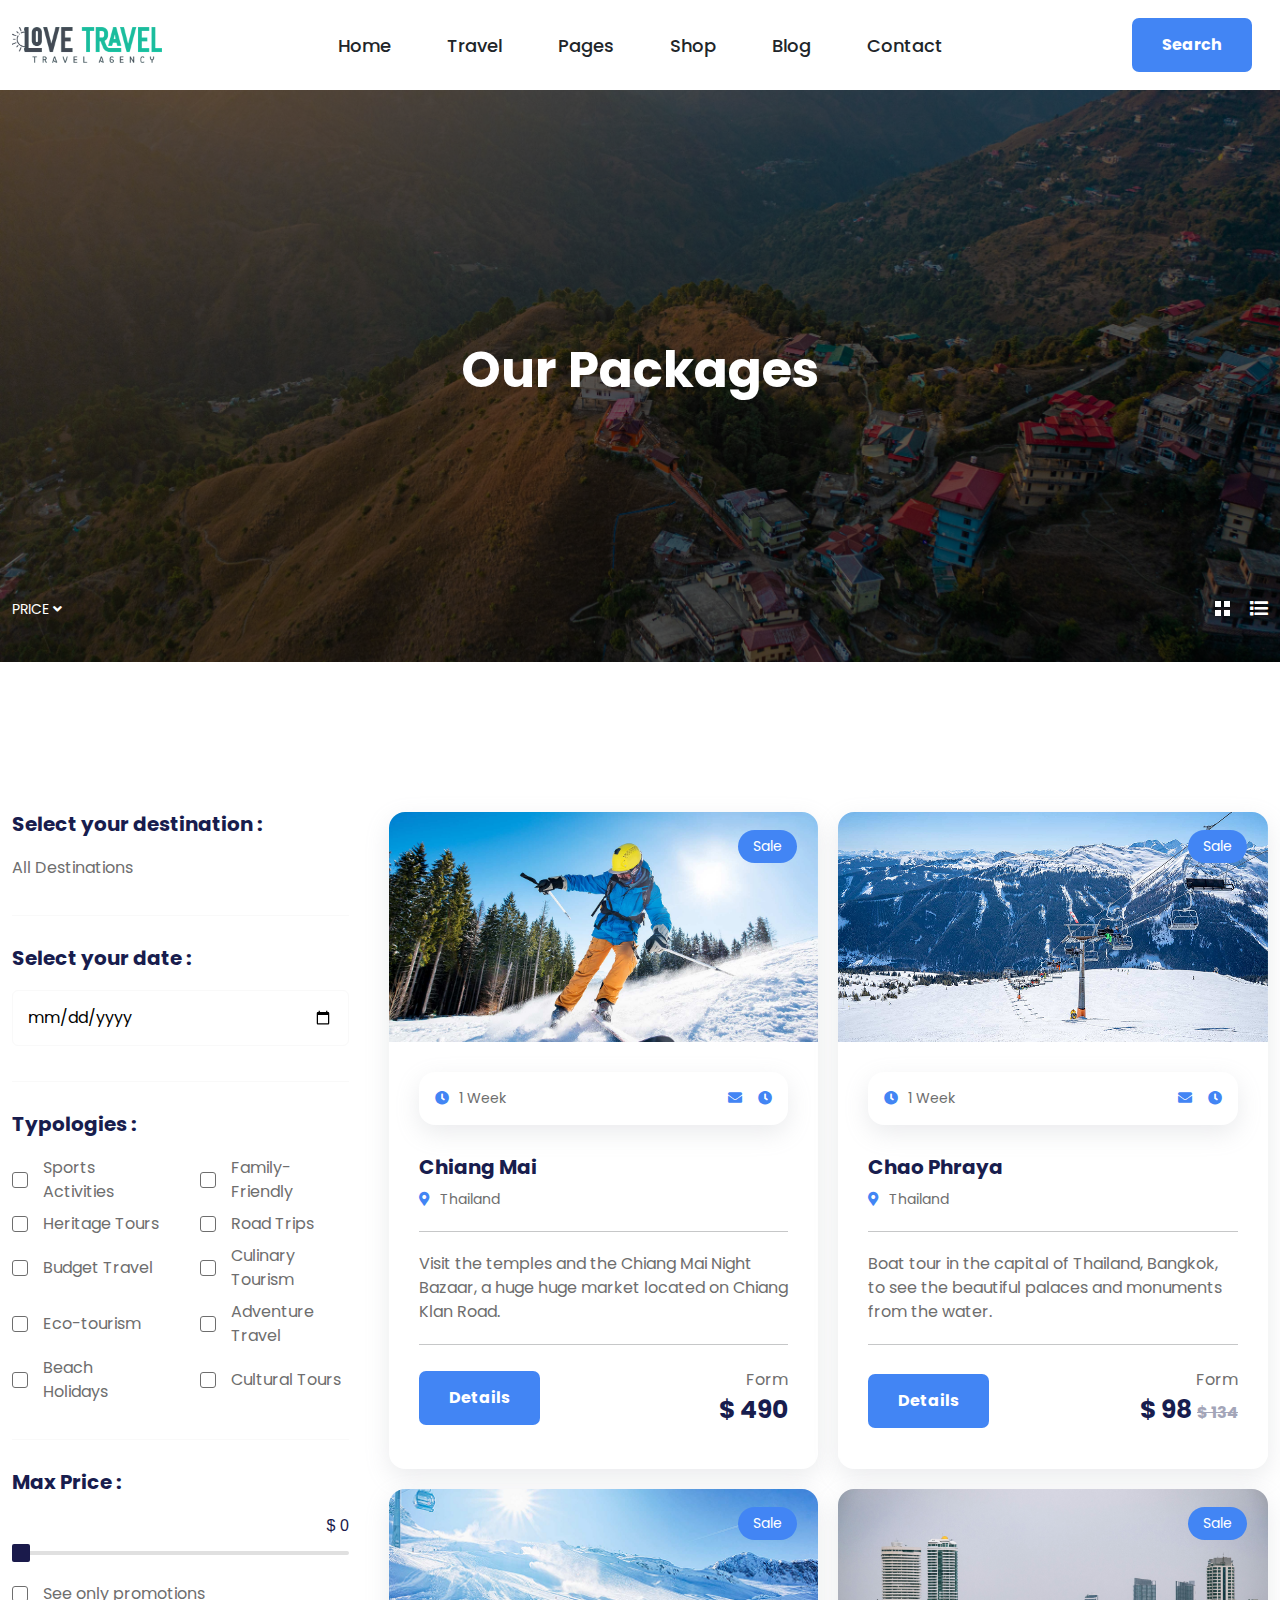
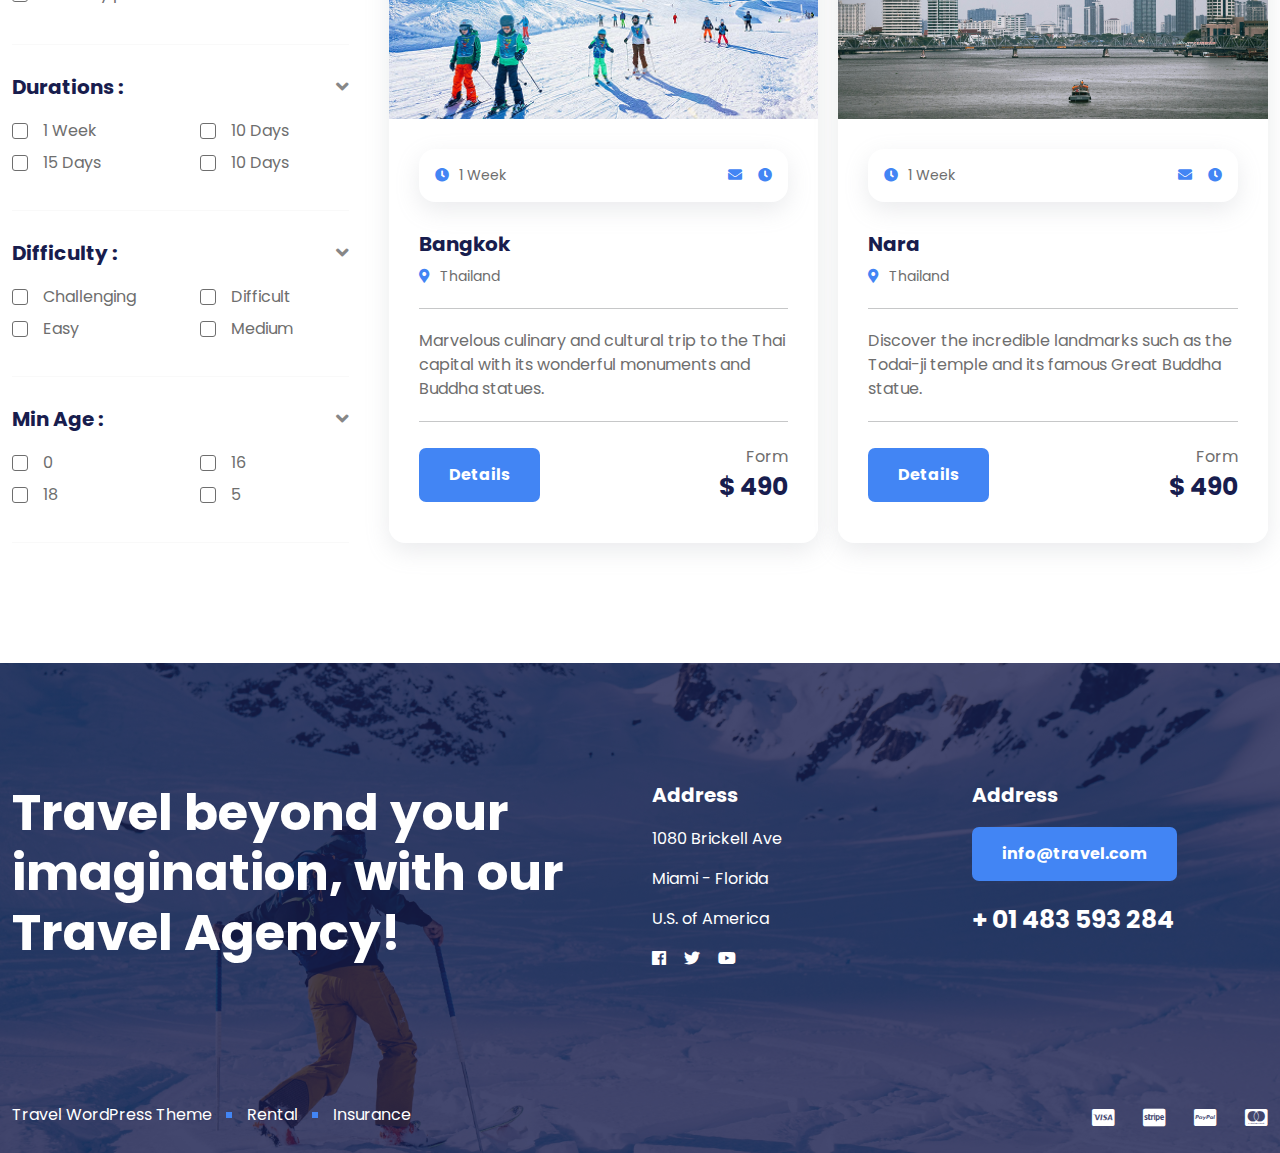
<file: search.html>
<!DOCTYPE html>
<html lang="en">
<head>
    <meta charset="UTF-8">
    <meta name="viewport" content="width=device-width, initial-scale=1.0">

    <!-- Css Links -->
    <link rel="stylesheet" href="assets/css/all.min.css">
    <link rel="stylesheet" href="assets/css/bootstrap.min.css">
    <link rel="stylesheet" href="assets/css/owl.carousel.css">
    <link rel="stylesheet" href="assets/css/nice-select.css">
    <link rel="stylesheet" href="assets/css/aos.css">
    <link rel="stylesheet" href="assets/css/style.css">
    <link rel="stylesheet" href="assets/css/responsive.css">
    <title>Love Travel || Search</title>
</head>
<body>



    <!--------------------- Header Area Start ---------------------->
    <header class="header-area">
        <div class="nav-area">
            <div class="container">
                <div class="row align-items-center">
                    <div class="col-xl-3 col-md-3 col-6">
                        <div class="nav-left">
                            <a href="index.html" class="logo">
                                <img src="assets/image/logo.png" alt="logo" class="img-fluid">
                            </a>
                        </div>
                    </div>
                
                    <div class="col-xl-6 col-md-6 d-none d-md-block">
                        <div class="nav-menu__area">
                            <ul class="nav-menu d-flex justify-content-center list-unstyled mb-0">
                                <li><a href="index.html">Home</a></li>
                                <li><a href="about-us.html">Travel</a></li>
                                <li><a>Pages</a>
                                    <ul class="dropdown-content">
                                        <li><a href="destinations-layout.html">Destinations</a></li>
                                        <li><a href="destinations-previews.html">Previews</a></li>
                                        <li><a href="typologies.html">Activities</a></li>
                                    </ul>
                                </li>
                                <li><a href="archive.html">Shop</a></li>
                                <li><a href="destinations-previews.html">Blog</a></li>
                                <li><a href="services.html">Contact</a></li>
                            </ul>
                        </div>
                    </div>
                    <div class="col-xl-3 col-md-3 col-6">
                        <div class="nav-right d-flex align-items-center justify-content-end">
                            <a href="search.html" class="primary-btn me-1 me-md-3">Search</a>
                            <button class="menu_trigger btn p-0">
                                <span><i class="fa-solid fa-bars"></i></span>
                            </button>
                        </div>
                    </div>
                </div>
            </div>
        </div>
    </header>
    <!--------------------- Header Area End ---------------------->














    <!--------------------- Sidebar Area Start ---------------------->
    <div class="sidebar-area">
        <button class="sidebar_dismess"><i class="fa-solid fa-xmark"></i></button>
        <div class="sidebar-top">
            <div class="mobail-logo">
                <img src="assets/image/mobail-logo.png" alt="mobail-logo">
            </div>
            <p>Discover the World, one <br> Full Adventure at a Time!</p>
            <div class="sport-glary">
                <div class="sport-image"><img src="assets/image/package-1.png" alt="package-1"></div>
                <div class="sport-image"><img src="assets/image/package-2.png" alt="package-2"></div>
                <div class="sport-image"><img src="assets/image/package-3.png" alt="package-3"></div>
                <div class="sport-image"><img src="assets/image/package-4.png" alt="package-4"></div>
                <div class="sport-image"><img src="assets/image/package-5.png" alt="package-5"></div>
                <div class="sport-image"><img src="assets/image/package-6.png" alt="package-6"></div>
            </div>
            <ul class="nav-menu mb-0">
                <li><a href="index.html">Home</a></li>
                <li><a href="about-us.html">Travel</a></li>
                <li><a>Pages</a>
                    <ul class="dropdown-content">
                        <li><a href="destinations-layout.html">Destinations</a></li>
                        <li><a href="destinations-previews.html">Previews</a></li>
                        <li><a href="typologies.html">Activities</a></li>
                    </ul>
                </li>
                <li><a href="archive.html">Shop</a></li>
                <li><a href="destinations-previews.html">Blog</a></li>
                <li><a href="services.html">Contact</a></li>
            </ul>
        </div>
        <div class="mobail-contact">
            <h4>Our Contacts</h4>
            <div class="mobail-contact__wraper">
                <div>
                    <h5>Address</h5>
                    <a href="">1080 Brickell Ave - Miami United States of America</a>
                </div>
                <div>
                    <h5>Email</h5>
                    <a href="">info@travel.com</a>
                </div>
                <div>
                    <h5>Phone</h5>
                    <a href="">Travel Agency +1 473 483 384</a>
                    <a href="">Info Insurance +1 395 393 595</a>
                </div>
                <div>
                    <h5>Follow us</h5>
                    <ul class="social-links">
                        <a href=""><i class="fa-brands fa-facebook"></i></a>
                        <a href=""><i class="fa-brands fa-twitter"></i></a>
                        <a href=""><i class="fa-brands fa-linkedin"></i></i></a>
                    </ul>
                </div>
            </div>
        </div>
        <img src="assets/image/adventure-top.png" alt="adventure-top" class="adventure-image">
    </div>
    <!--------------------- Sidebar Area End ---------------------->














    <!--------------------- Hero Area Start ---------------------->
    <section class="hero-area hero-area-common search-hero">
        <div class="container">
            <div class="row">
                <div class="col-12">
                    <div class="hero-content">
                        <h1>Our Packages</h1>
                    </div>
                </div>
            </div>
            <div class="search-hero__bottom">
                <div class="row align-items-center">
                    <div class="col-6">
                        <div class="filter-menu">
                            <li><a>Price <span class="dropdown-angel"><i class="fa-solid fa-angle-down"></i></span> 
                                <ul class="dropdown-content">
                                    <li><a>3000৳</a></li>
                                    <li><a>5000৳</a></li>
                                    <li><a>10000৳</a></li>
                                </ul></a>
                            </li>
                        </div>
                    </div>
                    <div class="col-6">
                        <div class="listing-system">
                            <button class="listing-btn grid-view">
                                <span></span>
                                <span></span>
                                <span></span>
                                <span></span>
                            </button>
                            <button class="listing-btn list-view"><i class="fa-solid fa-list"></i></button>
                        </div>
                    </div>
                </div>
            </div>
        </div>
    </section>
    <!--------------------- Hero Area End ---------------------->














    <!--------------------- Filtering Area Start ---------------------->
    <section class="filtering-area">
        <div class="container">
            <div class="row">
                <div class="col-12">
                    <div class="filtering-wraper">
                        <div class="filtering-options">
                            <div class="filtering-box">
                                <h4>Select your destination :</h4>
                                <p>All Destinations</p>
                            </div>
                            <div class="filtering-box">
                                <h4>Select your date :</h4>
                                <input type="date"> 
                            </div>
                            <div class="filtering-box">
                                <h4>Typologies :</h4>
                                <ul>
                                    <li><input type="checkbox" name="filtering" value="filtering"> Sports Activities</li>
                                    <li><input type="checkbox" name="filtering" value="filtering"> Family-Friendly</li>
                                    <li><input type="checkbox" name="filtering" value="filtering"> Heritage Tours</li>
                                    <li><input type="checkbox" name="filtering" value="filtering"> Road Trips</li>
                                    <li><input type="checkbox" name="filtering" value="filtering"> Budget Travel</li>
                                    <li><input type="checkbox" name="filtering" value="filtering"> Culinary Tourism</li>
                                    <li><input type="checkbox" name="filtering" value="filtering"> Eco-tourism</li>
                                    <li><input type="checkbox" name="filtering" value="filtering"> Adventure Travel</li>
                                    <li><input type="checkbox" name="filtering" value="filtering"> Beach Holidays</li>
                                    <li><input type="checkbox" name="filtering" value="filtering"> Cultural Tours</li>
                                </ul>
                            </div>
                            <div class="filtering-box">
                                <h4>Max Price :</h4>
                                <fieldset class="slider-container">
                                    <div class="price-header d-flex justify-content-end">
                                        <span class="number--label text-right">$ 0</span>
                                    </div>
                                    <input type="range" id="input-slider" class="input-slider" min="0" max="5000" step="10" value="0">
                                </fieldset>
                                <li><input type="checkbox" name="filtering" value="filtering">  See only promotions</li> 
                            </div>
                            <div class="filtering-box">
                                <h4>Durations : <span class="dropdown-angel"><i class="fa-solid fa-angle-down"></i></span></h4>
                                <div class="filtering-box__dropdown">
                                    <ul>
                                        <li><input type="checkbox" name="filtering" value="filtering"> 1 Week</li>
                                        <li><input type="checkbox" name="filtering" value="filtering"> 10 Days</li>
                                        <li><input type="checkbox" name="filtering" value="filtering"> 15 Days</li>
                                        <li><input type="checkbox" name="filtering" value="filtering"> 10 Days</li>
                                    </ul>
                                </div>
                            </div>
                            <div class="filtering-box">
                                <h4>Difficulty : <span class="dropdown-angel"><i class="fa-solid fa-angle-down"></i></span></h4>
                                <div class="filtering-box__dropdown">
                                    <ul>
                                        <li><input type="checkbox" name="filtering" value="filtering"> Challenging</li>
                                        <li><input type="checkbox" name="filtering" value="filtering"> Difficult</li>
                                        <li><input type="checkbox" name="filtering" value="filtering"> Easy</li>
                                        <li><input type="checkbox" name="filtering" value="filtering"> Medium</li>
                                    </ul>
                                </div>
                            </div>
                            <div class="filtering-box">
                                <h4>Min Age : <span class="dropdown-angel"><i class="fa-solid fa-angle-down"></i></span></h4>
                                <div class="filtering-box__dropdown">
                                    <ul>
                                        <li><input type="checkbox" name="filtering" value="filtering"> 0</li>
                                        <li><input type="checkbox" name="filtering" value="filtering"> 16</li>
                                        <li><input type="checkbox" name="filtering" value="filtering"> 18</li>
                                        <li><input type="checkbox" name="filtering" value="filtering"> 5</li>
                                    </ul>
                                </div>
                            </div>
                        </div>
                        <div class="filtering-content">
                            <div class="package-card">
                                <div class="package-image">
                                    <img src="assets/image/package-1.png" alt="package-1">
                                    <span class="package-tag">sale</span>
                                </div>
                                <div class="package-content">
                                    <div class="package_meta-data">
                                        <span class="meta-data"><span><i class="fa-solid fa-clock"></i></span>1 Week</span>
                                        <div class="d-flex align-items-center gap-3">
                                            <span class="meta-data"><span><i class="fa-solid fa-envelope"></i></span></span>
                                            <span class="meta-data"><span><i class="fa-solid fa-clock"></i></span></span>
                                        </div>
                                    </div>
                                    <h4 class="package-title">Chiang Mai</h4>
                                    <span class="meta-data"><span><i class="fa-solid fa-location-dot"></i></span>Thailand</span>
                                    <hr class="divider">
                                    <p class="package-excrept">Visit the temples and the Chiang Mai Night Bazaar, a huge huge market located on Chiang Klan Road.</p>
                                    <hr class="divider">
                                    <div class="d-flex align-items-end justify-content-between">
                                        <a href="" class="primary-btn">Details</a>
                                        <h3 class="package-price"><span>Form</span>$ 490</h3>
                                    </div>
                                </div>
                            </div>
                            <div class="package-card">
                                <div class="package-image">
                                    <img src="assets/image/package-2.png" alt="package-1">
                                    <span class="package-tag">sale</span>
                                </div>
                                <div class="package-content">
                                    <div class="package_meta-data">
                                        <span class="meta-data"><span><i class="fa-solid fa-clock"></i></span>1 Week</span>
                                        <div class="d-flex align-items-center gap-3">
                                            <span class="meta-data"><span><i class="fa-solid fa-envelope"></i></span></span>
                                            <span class="meta-data"><span><i class="fa-solid fa-clock"></i></span></span>
                                        </div>
                                    </div>
                                    <h4 class="package-title">Chao Phraya</h4>
                                    <span class="meta-data"><span><i class="fa-solid fa-location-dot"></i></span>Thailand</span>
                                    <hr class="divider">
                                    <p class="package-excrept">Boat tour in the capital of Thailand, Bangkok, to see the beautiful palaces and monuments from the water.</p>
                                    <hr class="divider">
                                    <div class="d-flex align-items-end justify-content-between">
                                        <a href="" class="primary-btn">Details</a>
                                        <h3 class="package-price"><span>Form</span>$ 98 <span class="regular-price">$ 134</span></h3>
                                    </div>
                                </div>
                            </div>
                            <div class="package-card">
                                <div class="package-image">
                                    <img src="assets/image/package-3.png" alt="package-1">
                                    <span class="package-tag">sale</span>
                                </div>
                                <div class="package-content">
                                    <div class="package_meta-data">
                                        <span class="meta-data"><span><i class="fa-solid fa-clock"></i></span>1 Week</span>
                                        <div class="d-flex align-items-center gap-3">
                                            <span class="meta-data"><span><i class="fa-solid fa-envelope"></i></span></span>
                                            <span class="meta-data"><span><i class="fa-solid fa-clock"></i></span></span>
                                        </div>
                                    </div>
                                    <h4 class="package-title">Bangkok</h4>
                                    <span class="meta-data"><span><i class="fa-solid fa-location-dot"></i></span>Thailand</span>
                                    <hr class="divider">
                                    <p class="package-excrept">Marvelous culinary and cultural trip to the Thai capital with its wonderful monuments and Buddha statues.</p>
                                    <hr class="divider">
                                    <div class="d-flex align-items-end justify-content-between">
                                        <a href="" class="primary-btn">Details</a>
                                        <h3 class="package-price"><span>Form</span>$ 490</h3>
                                    </div>
                                </div>
                            </div>
                            <div class="package-card">
                                <div class="package-image">
                                    <img src="assets/image/package-4.png" alt="package-1">
                                    <span class="package-tag">sale</span>
                                </div>
                                <div class="package-content">
                                    <div class="package_meta-data">
                                        <span class="meta-data"><span><i class="fa-solid fa-clock"></i></span>1 Week</span>
                                        <div class="d-flex align-items-center gap-3">
                                            <span class="meta-data"><span><i class="fa-solid fa-envelope"></i></span></span>
                                            <span class="meta-data"><span><i class="fa-solid fa-clock"></i></span></span>
                                        </div>
                                    </div>
                                    <h4 class="package-title">Nara</h4>
                                    <span class="meta-data"><span><i class="fa-solid fa-location-dot"></i></span>Thailand</span>
                                    <hr class="divider">
                                    <p class="package-excrept">Discover the incredible landmarks such as the Todai-ji temple and its famous Great Buddha statue.</p>
                                    <hr class="divider">
                                    <div class="d-flex align-items-end justify-content-between">
                                        <a href="" class="primary-btn">Details</a>
                                        <h3 class="package-price"><span>Form</span>$ 490</h3>
                                    </div>
                                </div>
                            </div>
                        </div>
                    </div>
                </div>
            </div>
        </div>
    </section>
    <!--------------------- Filtering Area End ---------------------->












    <!--------------------- Footer Area Start ---------------------->
    <footer class="footer-area">
        <div class="container">
            <div class="row">
                <div class="col-md-6">
                    <div class="footer-left">
                        <h2>Travel beyond your imagination, with our Travel Agency!</h2>
                    </div>
                </div>
                <div class="col-md-3">
                    <div class="footer-item">
                        <h4>Address</h4>
                        <ul class="footer-menu">
                            <li><a href="">1080 Brickell Ave</a></li>
                            <li><a href="">Miami - Florida</a></li>
                            <li><a href="">U.S. of America</a></li>
                            <ul>
                                <li><a href=""><span><i class="fa-brands fa-facebook"></i></span></a></li>
                                <li><a href=""><span><i class="fa-brands fa-twitter"></i></span></a></li>
                                <li><a href=""><i class="fa-brands fa-youtube"></i></span></a></li>
                            </ul>
                        </ul>
                    </div>
                </div>
                <div class="col-md-3">
                    <div class="footer-item">
                        <h4>Address</h4>
                        <a href="" class="email-btn primary-btn">info@travel.com</a>
                        <a href="" class="contact-number">+ 01 483 593 284</a>
                    </div>
                </div>
            </div>
            <div class="copyright-area">
                <div class="row">
                    <div class="col-md-6">
                        <div class="copyright-left">
                            <ul class="copyright-menu">
                                <li><a href="">Travel WordPress Theme</a></li>
                                <li><a href="">Rental</a></li>
                                <li><a href="">Insurance</a></li>
                            </ul>
                        </div>
                    </div>
                    <div class="col-md-6">
                        <div class="copyright-right">
                            <ul class="money-transfer__menu">
                                <li><a href=""><span><i class="fa-brands fa-cc-visa"></i></span></a></li>
                                <li><a href=""><span><i class="fa-brands fa-cc-stripe"></i></span></a></li>
                                <li><a href=""><span><i class="fa-brands fa-cc-paypal"></i></span></a></li>
                                <li><a href=""><span><i class="fa-brands fa-cc-mastercard"></i></span></a></li>
                            </ul>
                        </div>
                    </div>
                </div>
            </div>
        </div>
    </footer>
    <!--------------------- Footer Area End ---------------------->
   




    <!-- Js-Links -->
     <script src="assets/js/jquery.js"></script>
     <script src="assets/js/bootstrap.min.js"></script>
     <script src="assets/js/owl.carousel.js"></script>
     <script src="assets/js/nice-select.min.js"></script>
     <script src="assets/js/aos.js"></script>
     <script src="assets/js/script.js"></script>
</body>
</html>
</file>
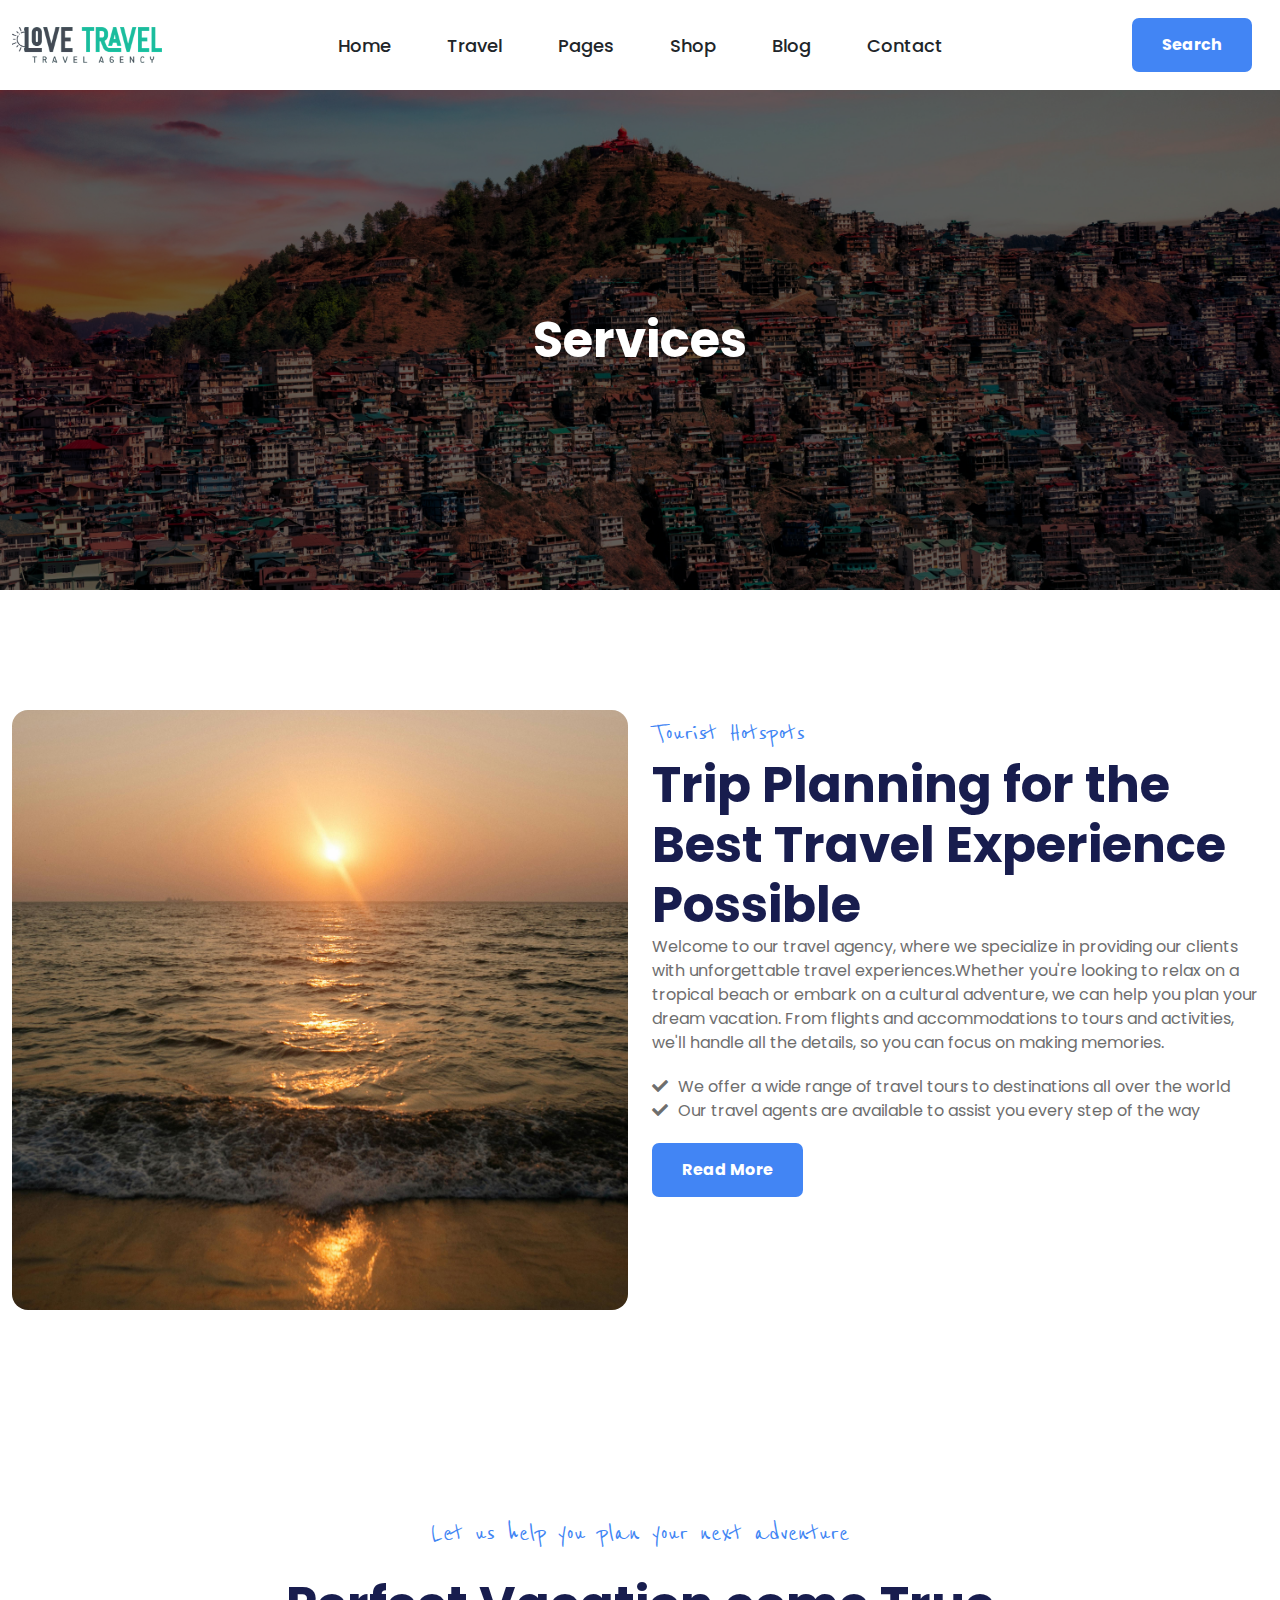
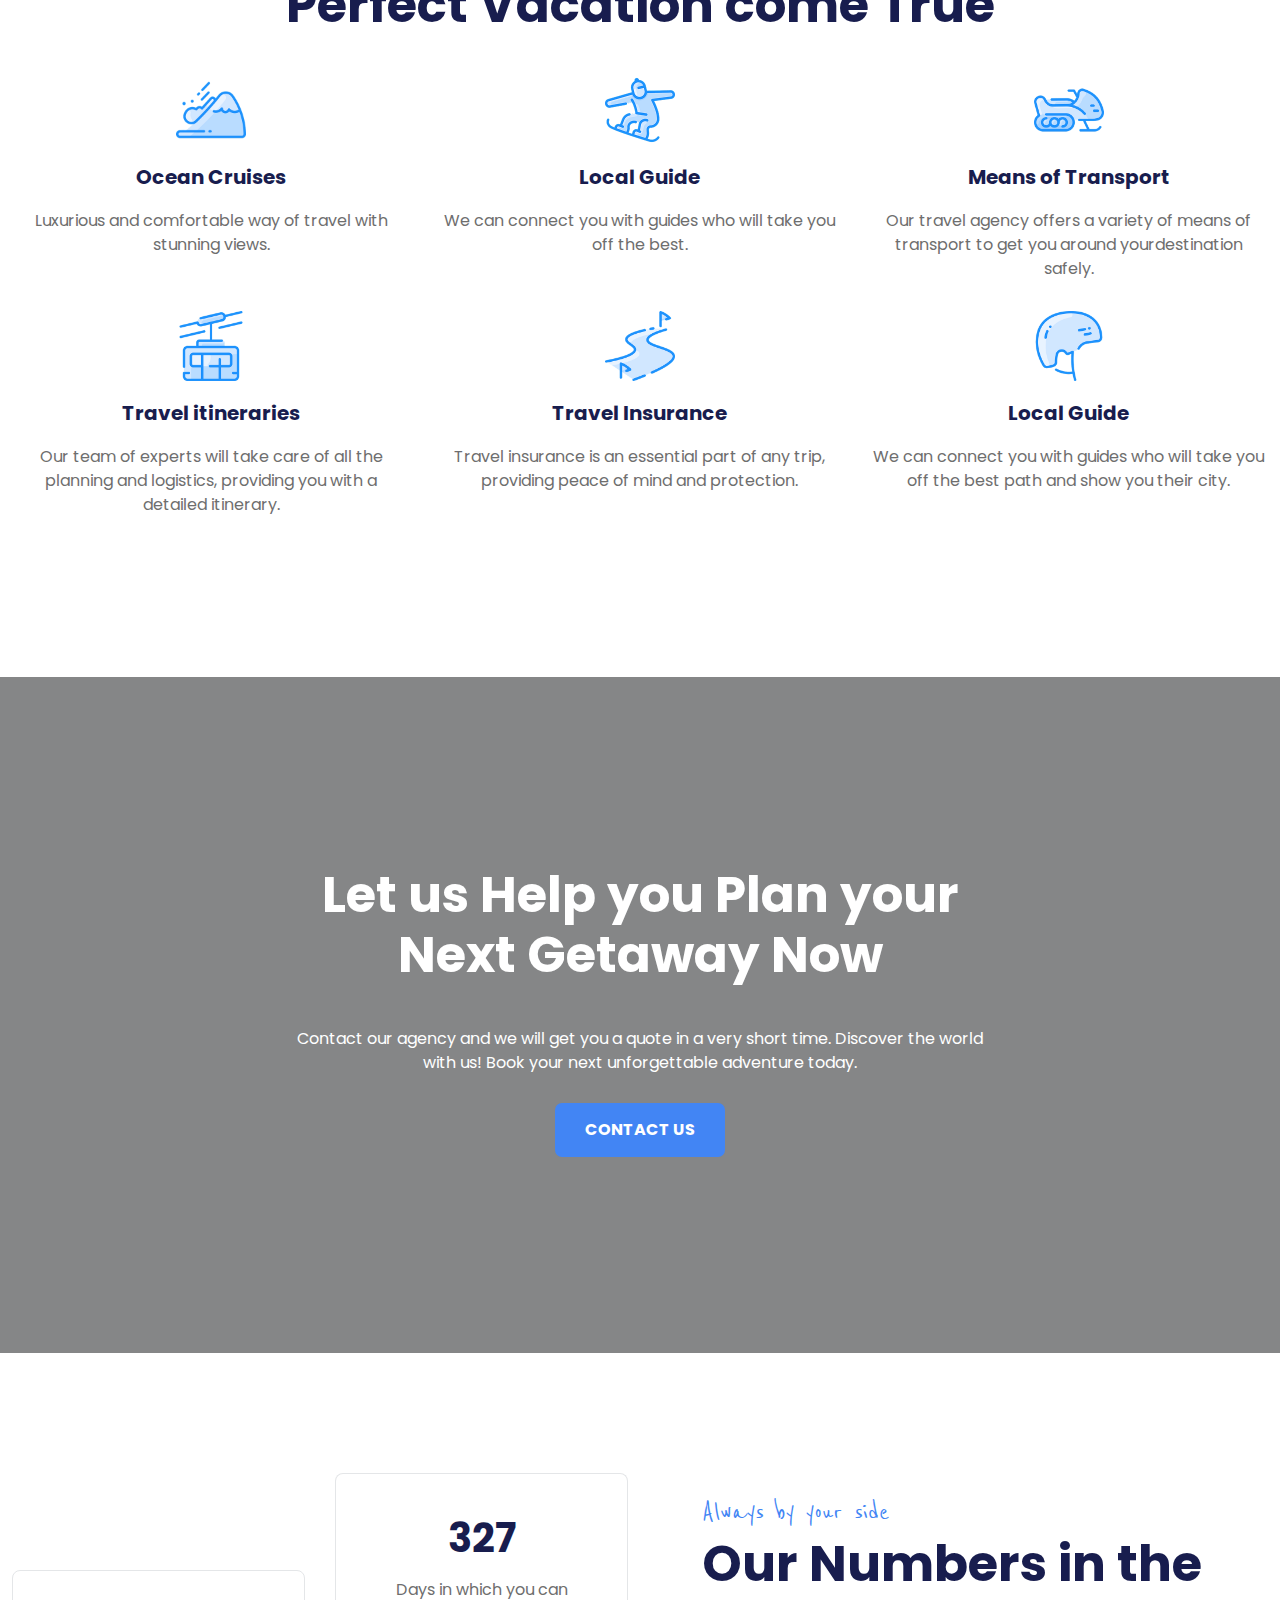
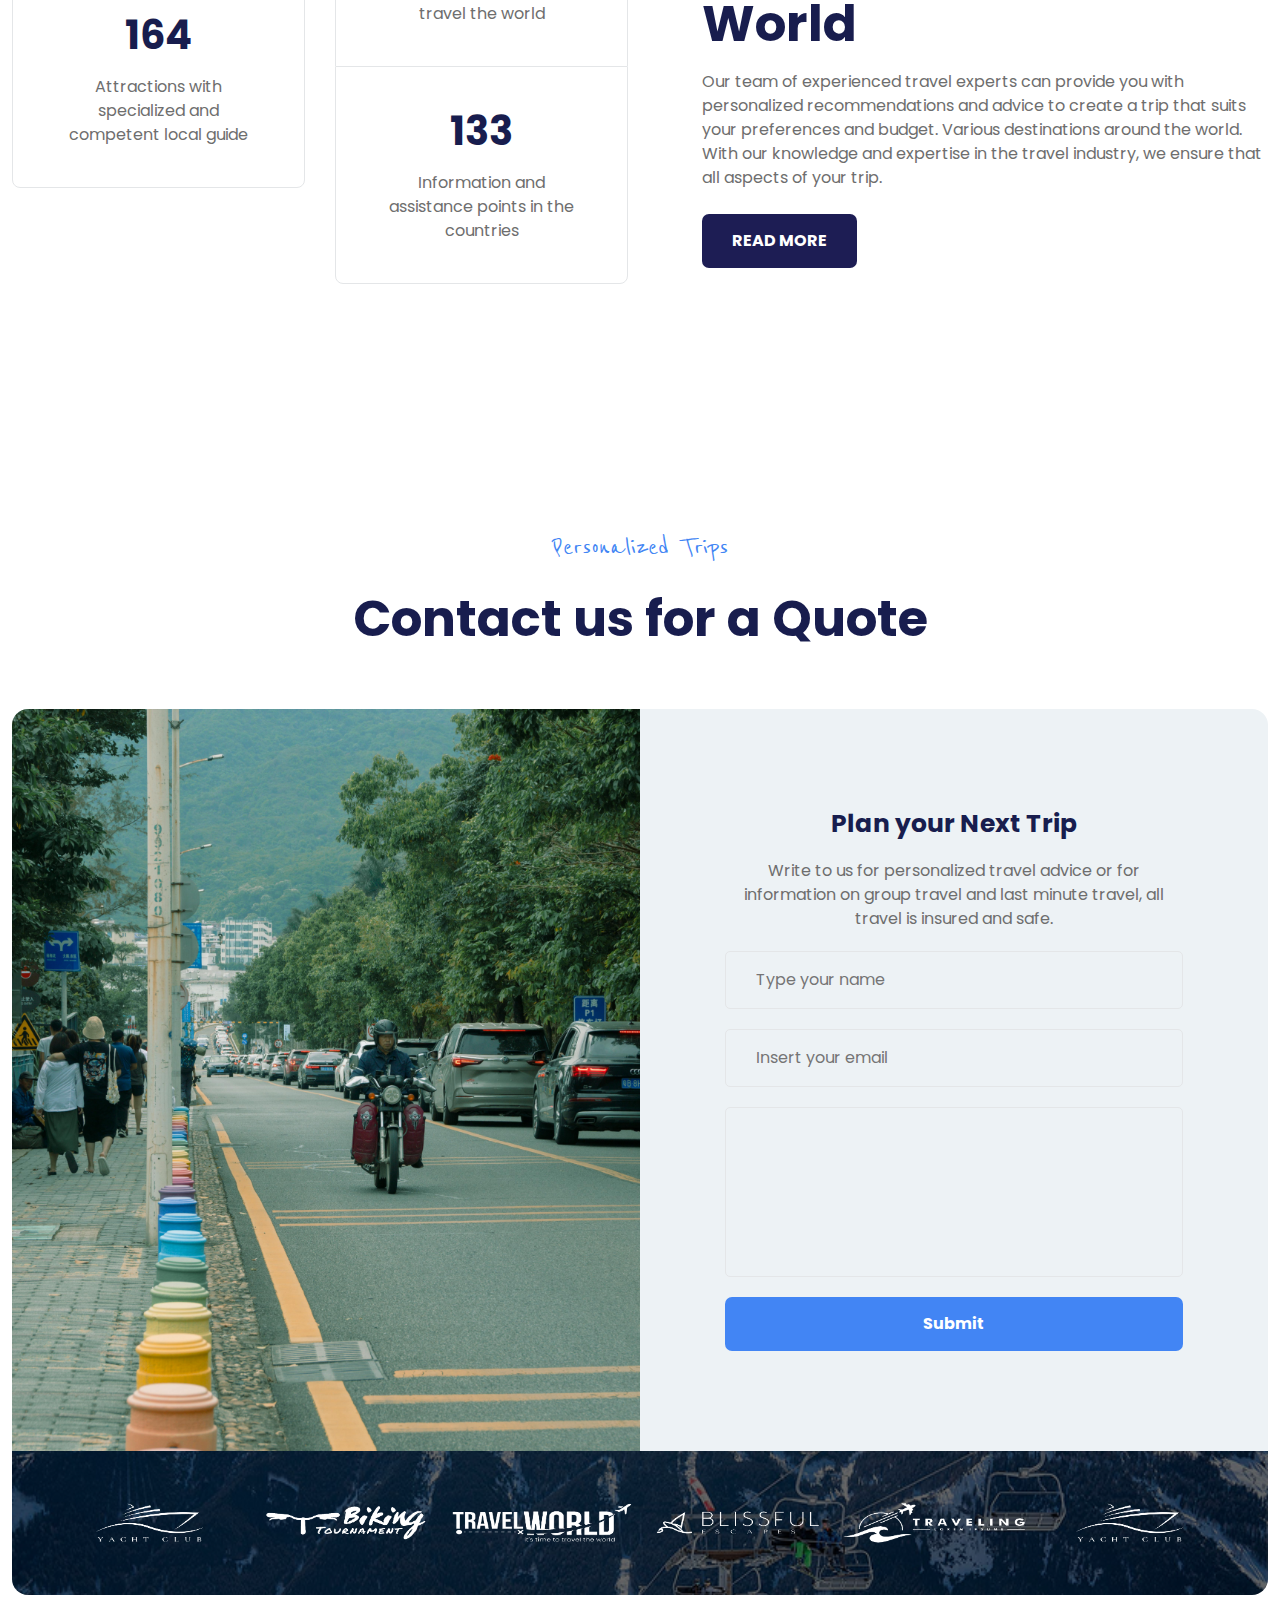
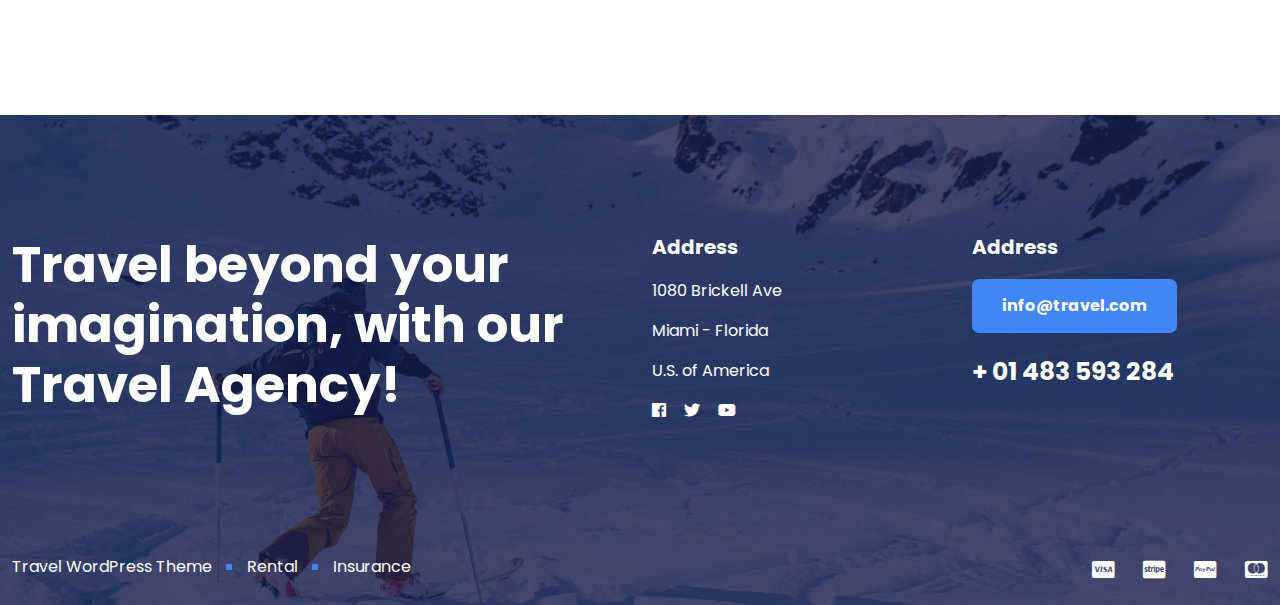
<file: services.html>
<!DOCTYPE html>
<html lang="en">
<head>
    <meta charset="UTF-8">
    <meta name="viewport" content="width=device-width, initial-scale=1.0">

    <!-- Css Links -->
    <link rel="stylesheet" href="assets/css/all.min.css">
    <link rel="stylesheet" href="assets/css/bootstrap.min.css">
    <link rel="stylesheet" href="assets/css/owl.carousel.css">
    <link rel="stylesheet" href="assets/css/nice-select.css">
    <link rel="stylesheet" href="assets/css/aos.css">
    <link rel="stylesheet" href="assets/css/style.css">
    <link rel="stylesheet" href="assets/css/responsive.css">
    <title>Love Travel || Services</title>
</head>
<body>



    <!--------------------- Header Area Start ---------------------->
    <header class="header-area">
        <div class="nav-area">
            <div class="container">
                <div class="row align-items-center">
                    <div class="col-xl-3 col-md-3 col-6">
                        <div class="nav-left">
                            <a href="index.html" class="logo">
                                <img src="assets/image/logo.png" alt="logo" class="img-fluid">
                            </a>
                        </div>
                    </div>
                
                    <div class="col-xl-6 col-md-6 d-none d-md-block">
                        <div class="nav-menu__area">
                            <ul class="nav-menu d-flex justify-content-center list-unstyled mb-0">
                                <li><a href="index.html">Home</a></li>
                                <li><a href="about-us.html">Travel</a></li>
                                <li><a>Pages</a>
                                    <ul class="dropdown-content">
                                        <li><a href="destinations-layout.html">Destinations</a></li>
                                        <li><a href="destinations-previews.html">Previews</a></li>
                                        <li><a href="typologies.html">Activities</a></li>
                                    </ul>
                                </li>
                                <li><a href="archive.html">Shop</a></li>
                                <li><a href="destinations-previews.html">Blog</a></li>
                                <li><a href="services.html">Contact</a></li>
                            </ul>
                        </div>
                    </div>               
                    <div class="col-xl-3 col-md-3 col-6">
                        <div class="nav-right d-flex align-items-center justify-content-end">
                            <a href="search.html" class="primary-btn me-1 me-md-3">Search</a>
                            <button class="menu_trigger btn p-0">
                                <span><i class="fa-solid fa-bars"></i></span>
                            </button>
                        </div>
                    </div>
                </div>
            </div>
        </div>
    </header>
    <!--------------------- Header Area End ---------------------->











    <!--------------------- Hero Area Start ---------------------->
    <section class="hero-area hero-area-common services-hero">
        <div class="container">
            <div class="row">
                <div class="col-12">
                    <div class="hero-content">
                        <h1>Services</h1>
                    </div>
                </div>
            </div>
        </div>
    </section>
    <!--------------------- Hero Area End ---------------------->
















    <!--------------------- Tourist Hotspots Start---------------------->
    <section class="tourist-area">
        <div class="container">
            <div class="row gy-5">
                <div class="col-lg-6 order-1 order-md-2">
                    <div class="tourist-left">
                        <span class="section-caption">Tourist Hotspots</span>
                        <h2>Trip Planning for the Best Travel Experience Possible</h2>
                        <p>
                            Welcome to our travel agency, where we specialize in providing our clients
                            with unforgettable travel experiences.Whether you're looking to relax on a
                            tropical beach or embark on a cultural adventure, we can help you plan your
                            dream vacation. From flights and accommodations to tours and activities,
                            we'll handle all the details, so you can focus on making memories.
                        </p>
                        <ul>
                            <li><span><i class="fa-solid fa-check"></i></span> We offer a wide range of travel tours to destinations all over the world</li>
                            <li><span><i class="fa-solid fa-check"></i></span> Our travel agents are available to assist you every step of the way</li>
                        </ul>
                        <a href="" class="primary-btn">Read More</a>
                    </div>
                </div>
                <div class="col-lg-6">
                    <div class="tourist-right">
                        <div class="tourist-image">
                            <img src="assets/image/package-11.png" alt="package-11">
                        </div>
                    </div>
                </div>
            </div>
        </div>
    </section>
    <!--------------------- Tourist Hotspots End ---------------------->














    <!--------------------- Services Area Start ---------------------->
    <section class="services-area">
        <div class="container">
            <div class="row">
                <div class="col-12">
                    <div class="section-title text-center">
                        <span class="section-caption">Let us help you plan your next adventure</span>
                        <h2>Perfect Vacation come True</h2>
                    </div>
                </div>
            </div>
            <div class="row">
                <div class="col-12">
                    <div class="service-card_wraper">
                        <div class="service-card">
                            <div class="service-card__image">
                                <img src="assets/image/services-card-1.png" alt="services-card-1">
                            </div>
                            <div class="service-card__content">
                                <h4>Ocean Cruises</h4>
                                <p>Luxurious and comfortable way of travel with stunning views.</p>
                            </div>
                        </div>
                        <div class="service-card">
                            <div class="service-card__image">
                                <img src="assets/image/services-card-2.png" alt="services-card-2">
                            </div>
                            <div class="service-card__content">
                                <h4>Local Guide</h4>
                                <p>We can connect you with guides who will take you off the best.</p>
                            </div>
                        </div>
                        <div class="service-card">
                            <div class="service-card__image">
                                <img src="assets/image/services-card-3.png" alt="services-card-3">
                            </div>
                            <div class="service-card__content">
                                <h4>Means of Transport</h4>
                                <p>Our travel agency offers a variety of means of transport to get you around yourdestination safely.</p>
                            </div>
                        </div>
                        <div class="service-card">
                            <div class="service-card__image">
                                <img src="assets/image/services-card-4.png" alt="services-card-4">
                            </div>
                            <div class="service-card__content">
                                <h4>Travel itineraries</h4>
                                <p>Our team of experts will take care of all the planning and logistics, providing you with a detailed itinerary.</p>
                            </div>
                        </div>
                        <div class="service-card">
                            <div class="service-card__image">
                                <img src="assets/image/services-card-5.png" alt="services-card-5">
                            </div>
                            <div class="service-card__content">
                                <h4>Travel Insurance</h4>
                                <p>Travel insurance is an essential part of any trip, providing peace of mind and protection.</p>
                            </div>
                        </div>
                        <div class="service-card">
                            <div class="service-card__image">
                                <img src="assets/image/services-card-6.png" alt="services-card-6">
                            </div>
                            <div class="service-card__content">
                                <h4>Local Guide</h4>
                                <p>We can connect you with guides who will take you off the best path and show you their city.</p>
                            </div>
                        </div>
                    </div>
                </div>
            </div>
        </div>
    </section>
    <!--------------------- Services Area End ---------------------->
















    <!--------------------- Plan Area Start ---------------------->
    <section class="plan-area">
        <div class="container">
            <div class="row justify-content-center">
                <div class="col-lg-7 col-md-12">
                    <div class="section-content text-center">
                        <h2>Let us Help you Plan your Next Getaway Now</h2>
                        <p>Contact our agency and we will get you a quote in a very short time. Discover the world with us! Book your next unforgettable adventure today.</p>
                        <a href="" class="primary-btn">CONTACT US</a>
                    </div>
                </div>
            </div>
        </div>
    </section>
    <!--------------------- Plan Area End ---------------------->

















    <!--------------------- By side Area Start ---------------------->
    <section class="side-area">
        <div class="container">
            <div class="row align-items-center gy-5">
                <div class="col-lg-6">
                    <div class="side-box__wraper">
                        <div class="side-box"> 
                            <h3>164</h3>
                            <p>Attractions with specialized and competent local guide</p>
                        </div>
                        <div class="d-flex flex-column gap-4 gap-sm-0">
                            <div class="side-box side-flat__box-1"> 
                                <h3>327</h3>
                                <p>Days in which you can travel the world</p>
                            </div>
                            <div class="side-box side-flat__box-2"> 
                                <h3>133</h3>
                                <p>Information and assistance points in the countries</p>
                            </div>
                        </div>
                    </div>
                </div>
                <div class="col-lg-6">
                    <div class="side-content">
                        <span class="section-caption">Always by your side</span>
                        <h2>Our Numbers in the World</h2>
                        <p class="mt-3 mb-4">
                            Our team of experienced travel experts can provide you with personalized
                            recommendations and advice to create a trip that suits your preferences and
                            budget. Various destinations around the world. With our knowledge and
                            expertise in the travel industry, we ensure that all aspects of your trip.
                        </p>
                        <a href="" class="primary-btn darkblue">READ MORE</a>
                    </div>
                </div>
            </div>
        </div>
    </section>
    <!--------------------- By side Area End ---------------------->















    <!--------------------- Contact Area Start ---------------------->
    <section class="contact-area">
        <div class="container">
            <div class="row">
                <div class="col-12">
                    <div class="section-title text-center">
                        <span class="section-caption">Personalized Trips</span>
                        <h2>Contact us for a Quote</h2>
                    </div>
                </div>
            </div>
            <div class="row">
                <div class="col-12">
                    <div class="contact-wraper">
                        <div class="contact-image">
                            <img src="assets/image/package-5.png" alt="package-5">
                        </div>
                        <div class="contact-form_content">
                            <h3>Plan your Next Trip</h3>
                            <p>
                                Write to us for personalized travel advice or for information
                                on group travel and last minute travel, all travel is insured
                                and safe.
                            </p>
                            <form action="" method="POST" class="contact-form">
                                <input type="text" placeholder="Type your name">
                                <input type="email" placeholder="Insert your email">
                                <textarea name="subject" id="subject"></textarea>
                                <button type="submit" class="primary-btn">Submit</button>
                            </form>
                        </div>
                    </div>
                </div>
            </div>
            <div class="row">
                <div class="col-12">
                    <div class="agency-logo__wraper">
                        <div class="agency-logo"><img src="assets/image/agency-1.png" alt="agency-1"></div>
                        <div class="agency-logo"><img src="assets/image/agency-2.png" alt="agency-2"></div>
                        <div class="agency-logo"><img src="assets/image/agency-3.png" alt="agency-3"></div>
                        <div class="agency-logo"><img src="assets/image/agency-4.png" alt="agency-4"></div>
                        <div class="agency-logo"><img src="assets/image/agency-5.png" alt="agency-5"></div>
                        <div class="agency-logo"><img src="assets/image/agency-6.png" alt="agency-6"></div>
                    </div>
                </div>
            </div>
        </div>
    </section>
    <!--------------------- Contact Area End ---------------------->















    <!--------------------- Footer Area Start ---------------------->
    <footer class="footer-area">
        <div class="container">
            <div class="row gy-5">
                <div class="col-lg-6">
                    <div class="footer-left">
                        <h2>Travel beyond your imagination, with our Travel Agency!</h2>
                    </div>
                </div>
                <div class="col-lg-3 col-md-4">
                    <div class="footer-item">
                        <h4>Address</h4>
                        <ul class="footer-menu">
                            <li><a href="">1080 Brickell Ave</a></li>
                            <li><a href="">Miami - Florida</a></li>
                            <li><a href="">U.S. of America</a></li>
                            <ul>
                                <li><a href=""><span><i class="fa-brands fa-facebook"></i></span></a></li>
                                <li><a href=""><span><i class="fa-brands fa-twitter"></i></span></a></li>
                                <li><a href=""><i class="fa-brands fa-youtube"></i></span></a></li>
                            </ul>
                        </ul>
                    </div>
                </div>
                <div class="col-lg-3 col-md-4">
                    <div class="footer-item">
                        <h4>Address</h4>
                        <a href="" class="email-btn primary-btn">info@travel.com</a>
                        <a href="" class="contact-number">+ 01 483 593 284</a>
                    </div>
                </div>
            </div>
            <div class="copyright-area">
                <div class="row gy-4">
                    <div class="col-lg-6 col-md-8">
                        <div class="copyright-left">
                            <ul class="copyright-menu">
                                <li><a href="">Travel WordPress Theme</a></li>
                                <li><a href="">Rental</a></li>
                                <li><a href="">Insurance</a></li>
                            </ul>
                        </div>
                    </div>
                    <div class="col-lg-6 col-md-4">
                        <div class="copyright-right">
                            <ul class="money-transfer__menu">
                                <li><a href=""><span><i class="fa-brands fa-cc-visa"></i></span></a></li>
                                <li><a href=""><span><i class="fa-brands fa-cc-stripe"></i></span></a></li>
                                <li><a href=""><span><i class="fa-brands fa-cc-paypal"></i></span></a></li>
                                <li><a href=""><span><i class="fa-brands fa-cc-mastercard"></i></span></a></li>
                            </ul>
                        </div>
                    </div>
                </div>
            </div>
        </div>
    </footer>
    <!--------------------- Footer Area End ---------------------->
   




    <!-- Js-Links -->
     <script src="assets/js/jquery.js"></script>
     <script src="assets/js/bootstrap.min.js"></script>
     <script src="assets/js/owl.carousel.js"></script>
     <script src="assets/js/nice-select.min.js"></script>
     <script src="assets/js/aos.js"></script>
     <script src="assets/js/script.js"></script>
</body>
</html>
</file>
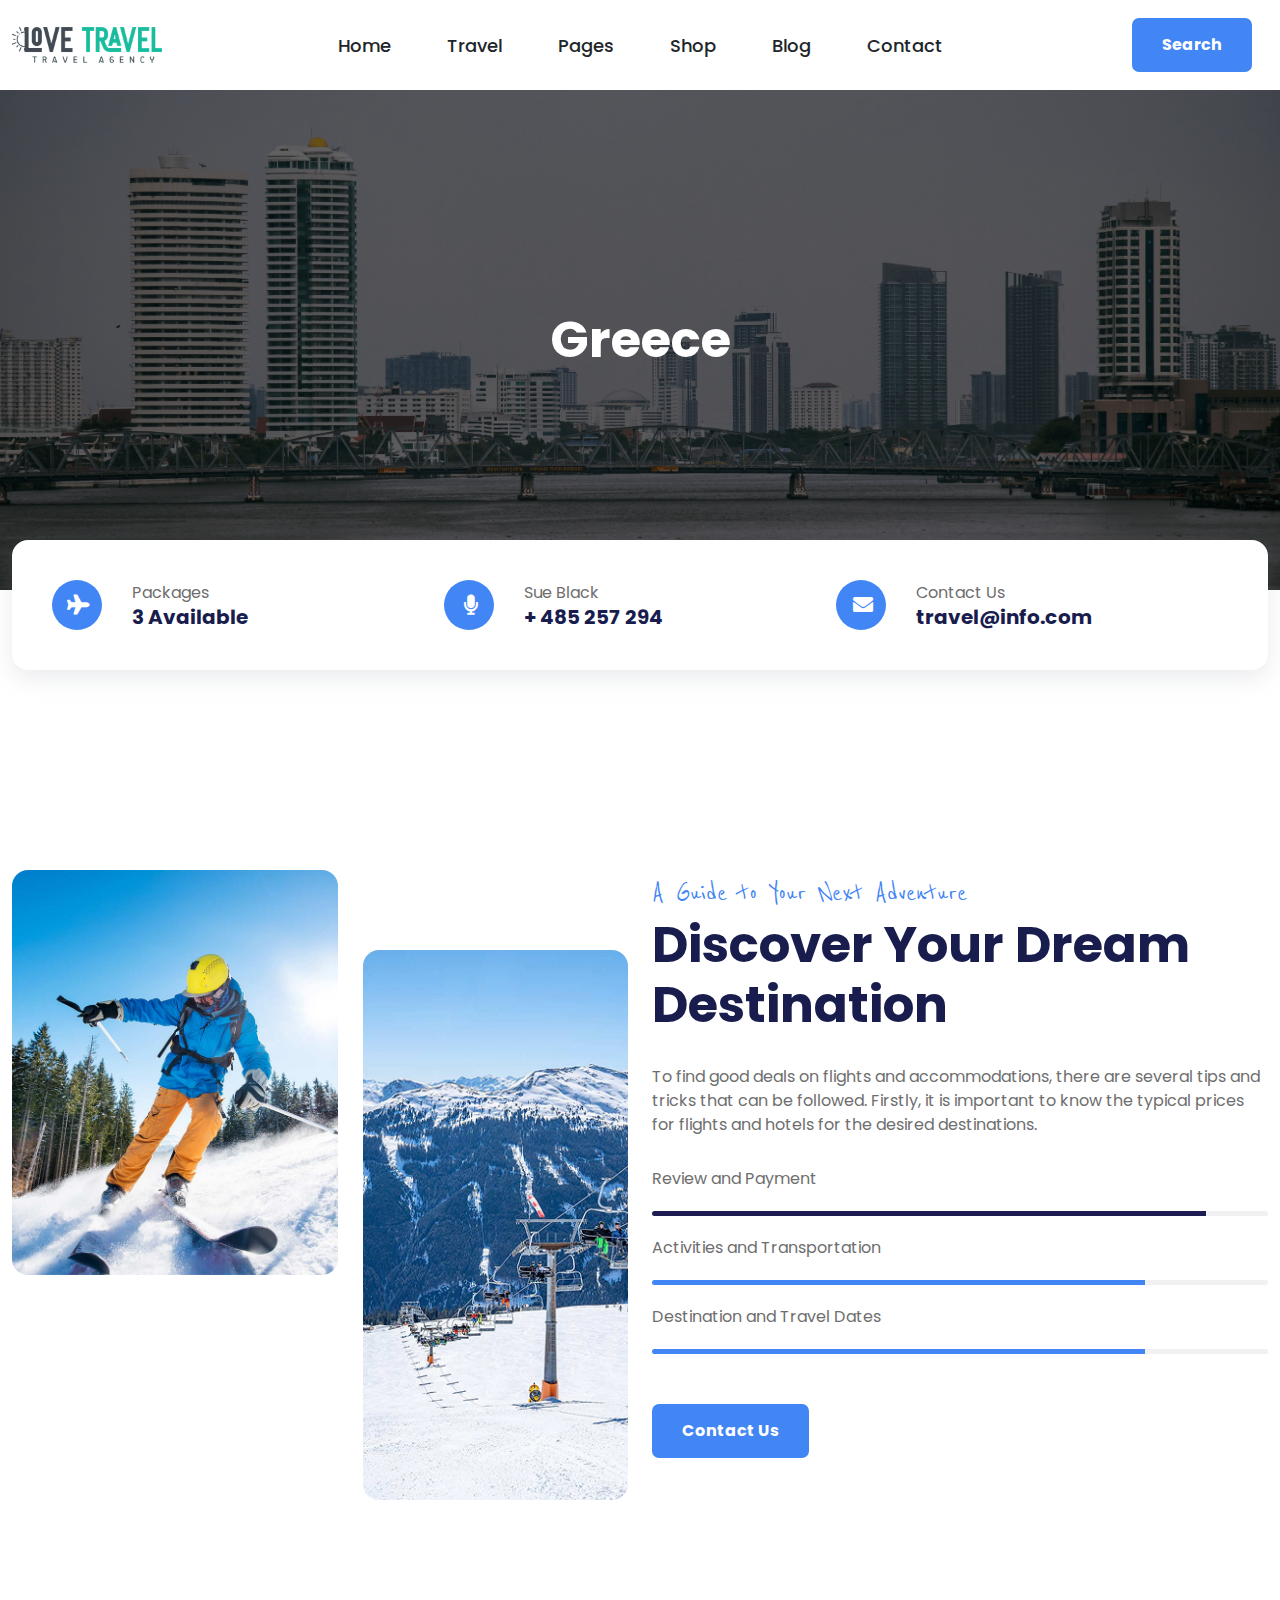
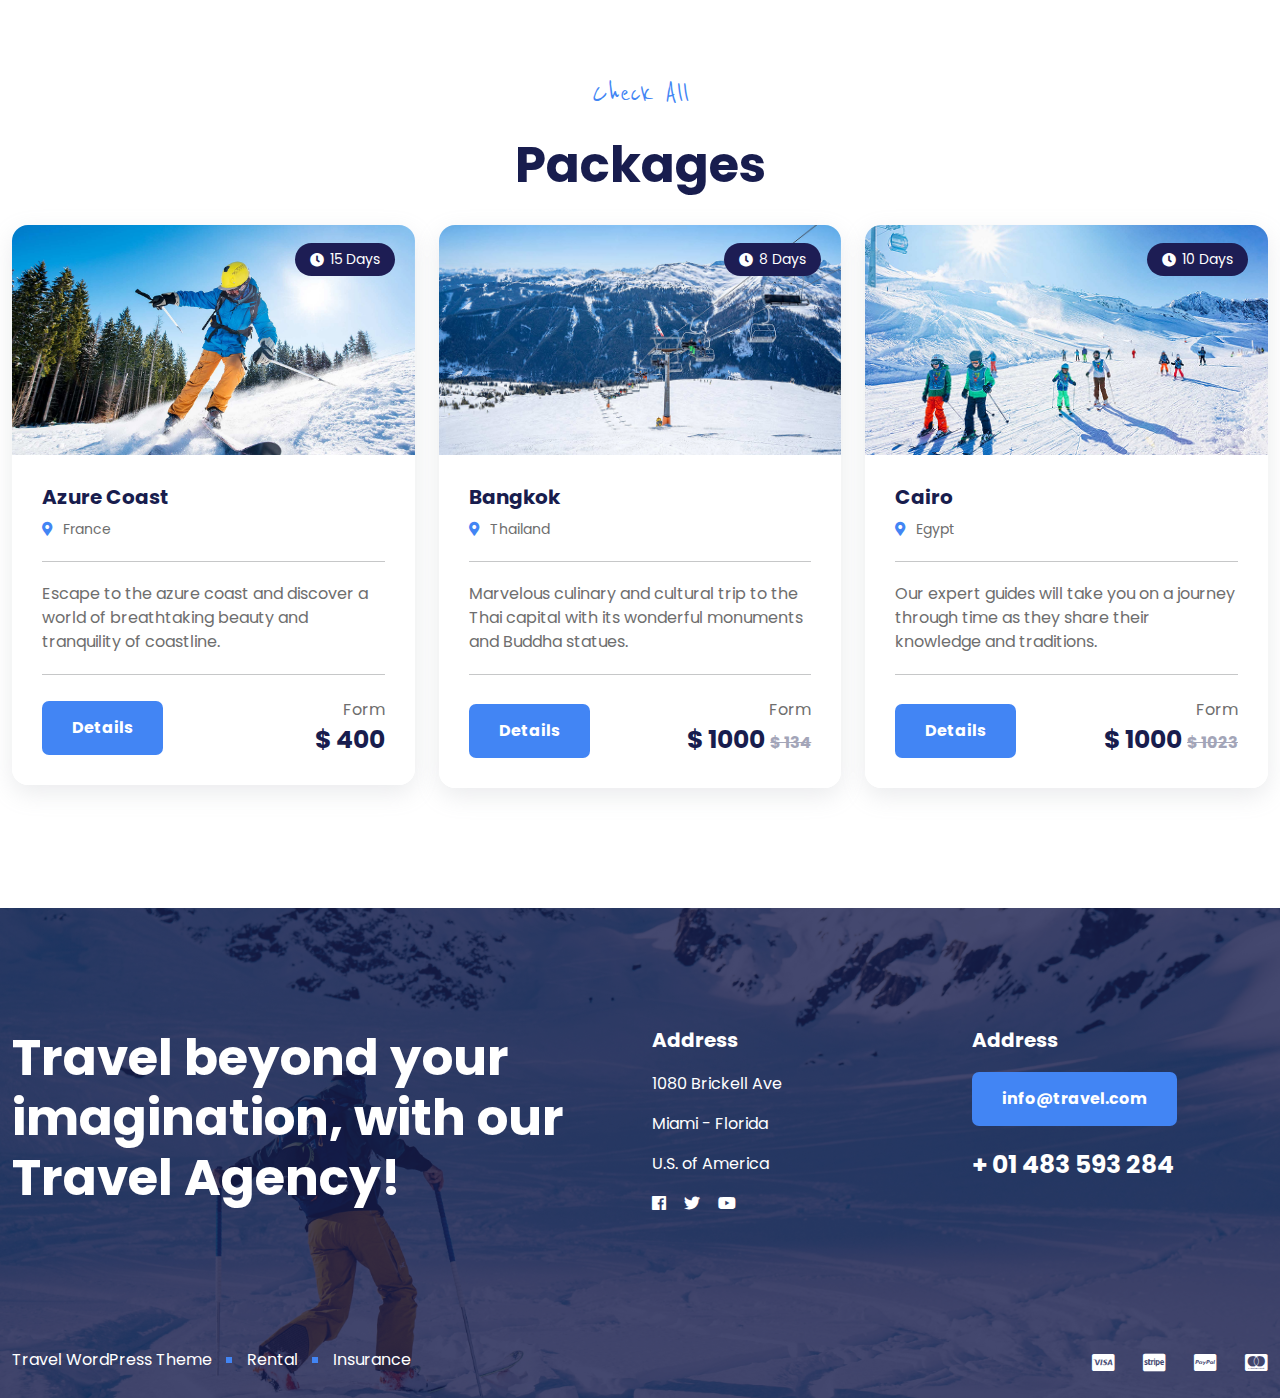
<file: single-destination.html>
<!DOCTYPE html>
<html lang="en">
<head>
    <meta charset="UTF-8">
    <meta name="viewport" content="width=device-width, initial-scale=1.0">

    <!-- Css Links -->
    <link rel="stylesheet" href="assets/css/all.min.css">
    <link rel="stylesheet" href="assets/css/bootstrap.min.css">
    <link rel="stylesheet" href="assets/css/owl.carousel.css">
    <link rel="stylesheet" href="assets/css/nice-select.css">
    <link rel="stylesheet" href="assets/css/aos.css">
    <link rel="stylesheet" href="assets/css/style.css">
    <link rel="stylesheet" href="assets/css/responsive.css">
    <title>Love Travel || Single Destination</title>
</head>
<body>



    <!--------------------- Header Area Start ---------------------->
    <header class="header-area">
        <div class="nav-area">
            <div class="container">
                <div class="row align-items-center">
                    <div class="col-xl-3 col-md-3 col-6">
                        <div class="nav-left">
                            <a href="index.html" class="logo">
                                <img src="assets/image/logo.png" alt="logo" class="img-fluid">
                            </a>
                        </div>
                    </div>
                
                    <div class="col-xl-6 col-md-6 d-none d-md-block">
                        <div class="nav-menu__area">
                            <ul class="nav-menu d-flex justify-content-center list-unstyled mb-0">
                                <li><a href="index.html">Home</a></li>
                                <li><a href="about-us.html">Travel</a></li>
                                <li><a>Pages</a>
                                    <ul class="dropdown-content">
                                        <li><a href="destinations-layout.html">Destinations</a></li>
                                        <li><a href="destinations-previews.html">Previews</a></li>
                                        <li><a href="typologies.html">Activities</a></li>
                                    </ul>
                                </li>
                                <li><a href="archive.html">Shop</a></li>
                                <li><a href="destinations-previews.html">Blog</a></li>
                                <li><a href="services.html">Contact</a></li>
                            </ul>
                        </div>
                    </div>            
                    <div class="col-xl-3 col-md-3 col-6">
                        <div class="nav-right d-flex align-items-center justify-content-end">
                            <a href="search.html" class="primary-btn me-1 me-md-3">Search</a>
                            <button class="menu_trigger btn p-0">
                                <span><i class="fa-solid fa-bars"></i></span>
                            </button>
                        </div>
                    </div>
                </div>
            </div>
        </div>
    </header>
    <!--------------------- Header Area End ---------------------->














    <!--------------------- Sidebar Area Start ---------------------->
    <div class="sidebar-area">
        <button class="sidebar_dismess"><i class="fa-solid fa-xmark"></i></button>
        <div class="sidebar-top">
            <div class="mobail-logo">
                <img src="assets/image/mobail-logo.png" alt="mobail-logo">
            </div>
            <p>Discover the World, one <br> Full Adventure at a Time!</p>
            <div class="sport-glary">
                <div class="sport-image"><img src="assets/image/package-1.png" alt="package-1"></div>
                <div class="sport-image"><img src="assets/image/package-2.png" alt="package-2"></div>
                <div class="sport-image"><img src="assets/image/package-3.png" alt="package-3"></div>
                <div class="sport-image"><img src="assets/image/package-4.png" alt="package-4"></div>
                <div class="sport-image"><img src="assets/image/package-5.png" alt="package-5"></div>
                <div class="sport-image"><img src="assets/image/package-6.png" alt="package-6"></div>
            </div>
            <ul class="nav-menu mb-0">
                <li><a href="index.html">Home</a></li>
                <li><a href="about-us.html">Travel</a></li>
                <li><a>Pages</a>
                    <ul class="dropdown-content">
                        <li><a href="destinations-layout.html">Destinations</a></li>
                        <li><a href="destinations-previews.html">Previews</a></li>
                        <li><a href="typologies.html">Activities</a></li>
                    </ul>
                </li>
                <li><a href="archive.html">Shop</a></li>
                <li><a href="destinations-previews.html">Blog</a></li>
                <li><a href="services.html">Contact</a></li>
            </ul>
        </div>
        <div class="mobail-contact">
            <h4>Our Contacts</h4>
            <div class="mobail-contact__wraper">
                <div>
                    <h5>Address</h5>
                    <a href="">1080 Brickell Ave - Miami United States of America</a>
                </div>
                <div>
                    <h5>Email</h5>
                    <a href="">info@travel.com</a>
                </div>
                <div>
                    <h5>Phone</h5>
                    <a href="">Travel Agency +1 473 483 384</a>
                    <a href="">Info Insurance +1 395 393 595</a>
                </div>
                <div>
                    <h5>Follow us</h5>
                    <ul class="social-links">
                        <a href=""><i class="fa-brands fa-facebook"></i></a>
                        <a href=""><i class="fa-brands fa-twitter"></i></a>
                        <a href=""><i class="fa-brands fa-linkedin"></i></i></a>
                    </ul>
                </div>
            </div>
        </div>
        <img src="assets/image/adventure-top.png" alt="adventure-top" class="adventure-image">
    </div>
    <!--------------------- Sidebar Area End ---------------------->











    <!--------------------- Hero Area Start ---------------------->
    <section class="hero-area hero-area-common single-destination-hero">
        <div class="container">
            <div class="row">
                <div class="col-12">
                    <div class="hero-content">
                        <h1>Greece</h1>
                    </div>
                </div>
            </div>
        </div>
    </section>
    <!--------------------- Hero Area End ---------------------->















    <!--------------------- Destination Card Area Start ---------------------->
    <section class="destination_card-area">
        <div class="container">
            <div class="row">
                <div class="col-12">
                    <div class="destination_card-wraper">
                        <div class="destination-card">
                            <div class="destination-card__icon">
                                <span><i class="fa-solid fa-plane"></i></span>
                            </div>
                            <div>
                                <p>Packages</p>
                                <h4>3 Available</h4>
                            </div>
                        </div>
                        <div class="destination-card">
                            <div class="destination-card__icon">
                                <span><i class="fa-solid fa-microphone"></i></span>
                            </div>
                            <div>
                                <p>Sue Black</p>
                                <h4>+ 485 257 294</h4>
                            </div>
                        </div>
                        <div class="destination-card">
                            <div class="destination-card__icon">
                                <span><i class="fa-solid fa-envelope"></i></span>
                            </div>
                            <div>
                                <p>Contact Us</p>
                                <h4>travel@info.com</h4>
                            </div>
                        </div>
                    </div>
                </div>
            </div>
        </div>
    </section>
    <!--------------------- Destination Card Area End ---------------------->




















    <!--------------------- Travel Guide Area Start ---------------------->
    <section class="travel_guide-area">
        <div class="container">
            <div class="row gy-5">
                <div class="col-lg-6">
                    <div class="travel_guide-images">
                        <div class="travel_guide-image travel_guide-image-1">
                            <img src="assets/image/package-1.png" alt="package-1">
                        </div>
                        <div class="travel_guide-image travel_guide-image-2">
                            <img src="assets/image/package-2.png" alt="package-2">
                        </div>
                    </div>
                </div>
                <div class="col-lg-6">
                    <div class="travel_guide-content">
                        <div>
                            <span class="section-caption">A Guide to Your Next Adventure</span>
                            <h2>Discover Your Dream Destination</h2>
                        </div>
                        <p>To find good deals on flights and accommodations, there are several tips and tricks that can be followed. Firstly, it is important to know the typical prices for flights and hotels for the desired destinations.</p>
                        <div class="wandering_souls">
                            <p>Review and Payment</p>
                            <div class="progress"><div class="progress-bar darkblue" role="progressbar" style="width: 90%;" aria-valuenow="25" aria-valuemin="0" aria-valuemax="100"></div></div>
                            <p>Activities and Transportation</p>
                            <div class="progress"><div class="progress-bar" role="progressbar" style="width: 80%" aria-valuenow="25" aria-valuemin="0" aria-valuemax="100"></div></div>
                            <p>Destination and Travel Dates</p>
                            <div class="progress"><div class="progress-bar" role="progressbar" style="width: 80%" aria-valuenow="25" aria-valuemin="0" aria-valuemax="100"></div></div>
                        </div>
                        <a href="" class="primary-btn">Contact Us</a>
                    </div>
                </div>
            </div>
        </div>
    </section>
    <!--------------------- Travel Guide Area End ---------------------->
















    <!--------------------- Check All Area Start ---------------------->
    <section class="check_all-area">
        <div class="container">
            <div class="row">
                <div class="col-12">
                    <div class="section-title text-center">
                        <span class="section-caption">Check All</span>
                        <h2>Packages</h2>
                    </div>
                </div>
            </div>
            <div class="package-wraper">
                <div class="row gy-4">
                    <div class="col-md-6 col-lg-4">
                        <div class="package-card">
                            <div class="package-image">
                                <img src="assets/image/package-1.png" alt="package-1">
                                <span class="package-tag darkblue"><i class="fa-solid fa-clock"></i>15 Days</span>
                            </div>
                            <div class="package-content">
                                <h4 class="package-title">Azure Coast</h4>
                                <a href="" class="meta-data"><span><i class="fa-solid fa-location-dot"></i></span>France</a>
                                <hr class="divider">
                                <p class="package-excrept">Escape to the azure coast and discover a world of breathtaking beauty and tranquility of coastline.</p>
                                <hr class="divider">
                                <div class="d-flex align-items-end justify-content-between">
                                    <a href="" class="primary-btn">Details</a>
                                    <h3 class="package-price"><span>Form</span>$ 400</h3>
                                </div>
                            </div>
                        </div>
                    </div>
                    <div class="col-md-6 col-lg-4">
                        <div class="package-card">
                            <div class="package-image">
                                <img src="assets/image/package-2.png" alt="package-1">
                                <span class="package-tag darkblue"><i class="fa-solid fa-clock"></i>8 Days</span>
                            </div>
                            <div class="package-content">
                                <h4 class="package-title">Bangkok</h4>
                                <a href="" class="meta-data"><span><i class="fa-solid fa-location-dot"></i></span>Thailand</a>
                                <hr class="divider">
                                <p class="package-excrept">Marvelous culinary and cultural trip to the Thai capital with its wonderful monuments and Buddha statues.</p>
                                <hr class="divider">
                                <div class="d-flex align-items-end justify-content-between">
                                    <a href="" class="primary-btn">Details</a>
                                    <h3 class="package-price"><span>Form</span>$ 1000 <span class="regular-price">$ 134</span></h3>
                                </div>
                            </div>
                        </div>
                    </div>
                    <div class="col-md-6 col-lg-4">
                        <div class="package-card">
                            <div class="package-image">
                                <img src="assets/image/package-3.png" alt="package-1">
                                <span class="package-tag darkblue"><i class="fa-solid fa-clock"></i>10 Days</span>
                            </div>
                            <div class="package-content">
                                <h4 class="package-title">Cairo</h4>
                                <a href="" class="meta-data"><span><i class="fa-solid fa-location-dot"></i></span>Egypt</a>
                                <hr class="divider">
                                <p class="package-excrept">Our expert guides will take you on a journey through time as they share their knowledge and traditions.</p>
                                <hr class="divider">
                                <div class="d-flex align-items-end justify-content-between">
                                    <a href="" class="primary-btn">Details</a>
                                    <h3 class="package-price"><span>Form</span>$ 1000 <span class="regular-price">$ 1023</span></h3>
                                </div>
                            </div>
                        </div>
                    </div>
                </div>
            </div>
        </div>
    </section>
    <!--------------------- Check All Area End ---------------------->















    <!--------------------- Footer Area Start ---------------------->
    <footer class="footer-area">
        <div class="container">
            <div class="row gy-5">
                <div class="col-lg-6">
                    <div class="footer-left">
                        <h2>Travel beyond your imagination, with our Travel Agency!</h2>
                    </div>
                </div>
                <div class="col-lg-3 col-md-4">
                    <div class="footer-item">
                        <h4>Address</h4>
                        <ul class="footer-menu">
                            <li><a href="">1080 Brickell Ave</a></li>
                            <li><a href="">Miami - Florida</a></li>
                            <li><a href="">U.S. of America</a></li>
                            <ul>
                                <li><a href=""><span><i class="fa-brands fa-facebook"></i></span></a></li>
                                <li><a href=""><span><i class="fa-brands fa-twitter"></i></span></a></li>
                                <li><a href=""><i class="fa-brands fa-youtube"></i></span></a></li>
                            </ul>
                        </ul>
                    </div>
                </div>
                <div class="col-lg-3 col-md-4">
                    <div class="footer-item">
                        <h4>Address</h4>
                        <a href="" class="email-btn primary-btn">info@travel.com</a>
                        <a href="" class="contact-number">+ 01 483 593 284</a>
                    </div>
                </div>
            </div>
            <div class="copyright-area">
                <div class="row gy-4">
                    <div class="col-lg-6 col-md-8">
                        <div class="copyright-left">
                            <ul class="copyright-menu">
                                <li><a href="">Travel WordPress Theme</a></li>
                                <li><a href="">Rental</a></li>
                                <li><a href="">Insurance</a></li>
                            </ul>
                        </div>
                    </div>
                    <div class="col-lg-6 col-md-4">
                        <div class="copyright-right">
                            <ul class="money-transfer__menu">
                                <li><a href=""><span><i class="fa-brands fa-cc-visa"></i></span></a></li>
                                <li><a href=""><span><i class="fa-brands fa-cc-stripe"></i></span></a></li>
                                <li><a href=""><span><i class="fa-brands fa-cc-paypal"></i></span></a></li>
                                <li><a href=""><span><i class="fa-brands fa-cc-mastercard"></i></span></a></li>
                            </ul>
                        </div>
                    </div>
                </div>
            </div>
        </div>
    </footer>
    <!--------------------- Footer Area End ---------------------->
   




    <!-- Js-Links -->
     <script src="assets/js/jquery.js"></script>
     <script src="assets/js/bootstrap.min.js"></script>
     <script src="assets/js/owl.carousel.js"></script>
     <script src="assets/js/nice-select.min.js"></script>
     <script src="assets/js/aos.js"></script>
     <script src="assets/js/script.js"></script>
</body>
</html>
</file>
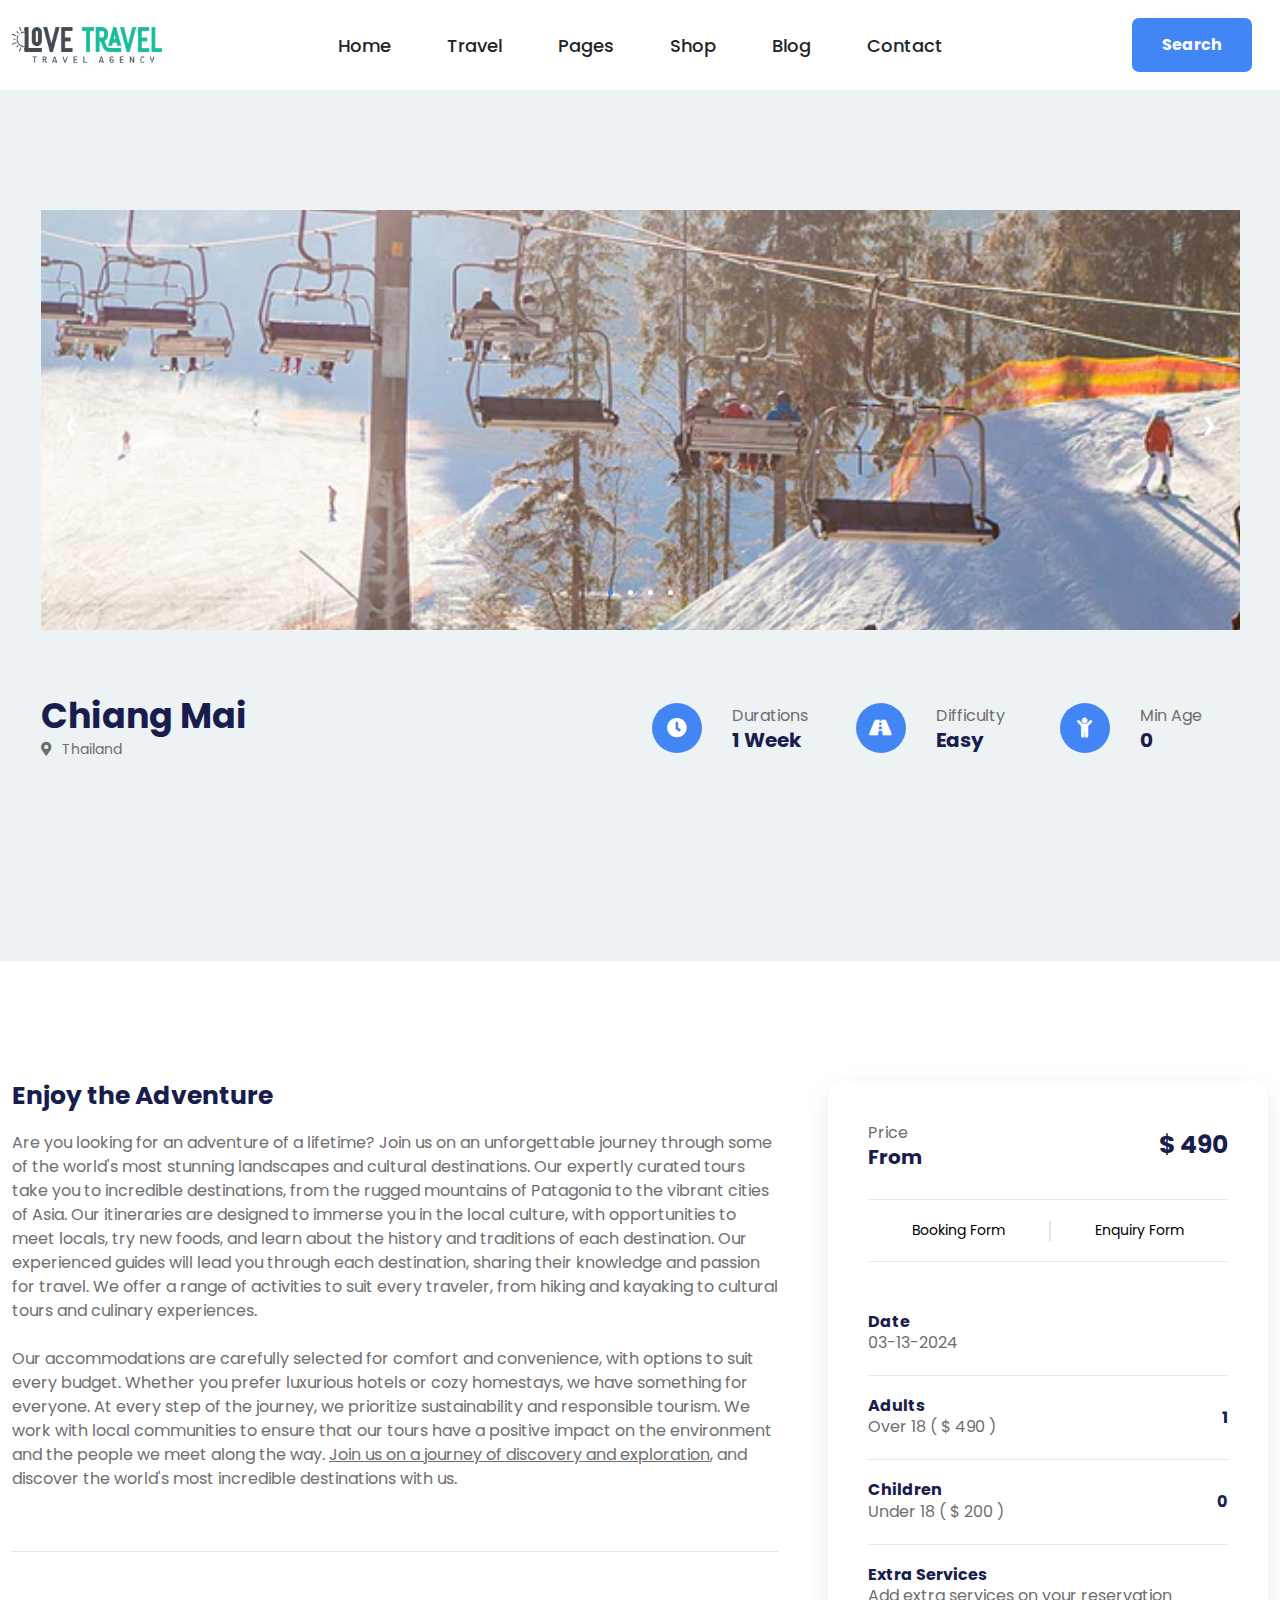
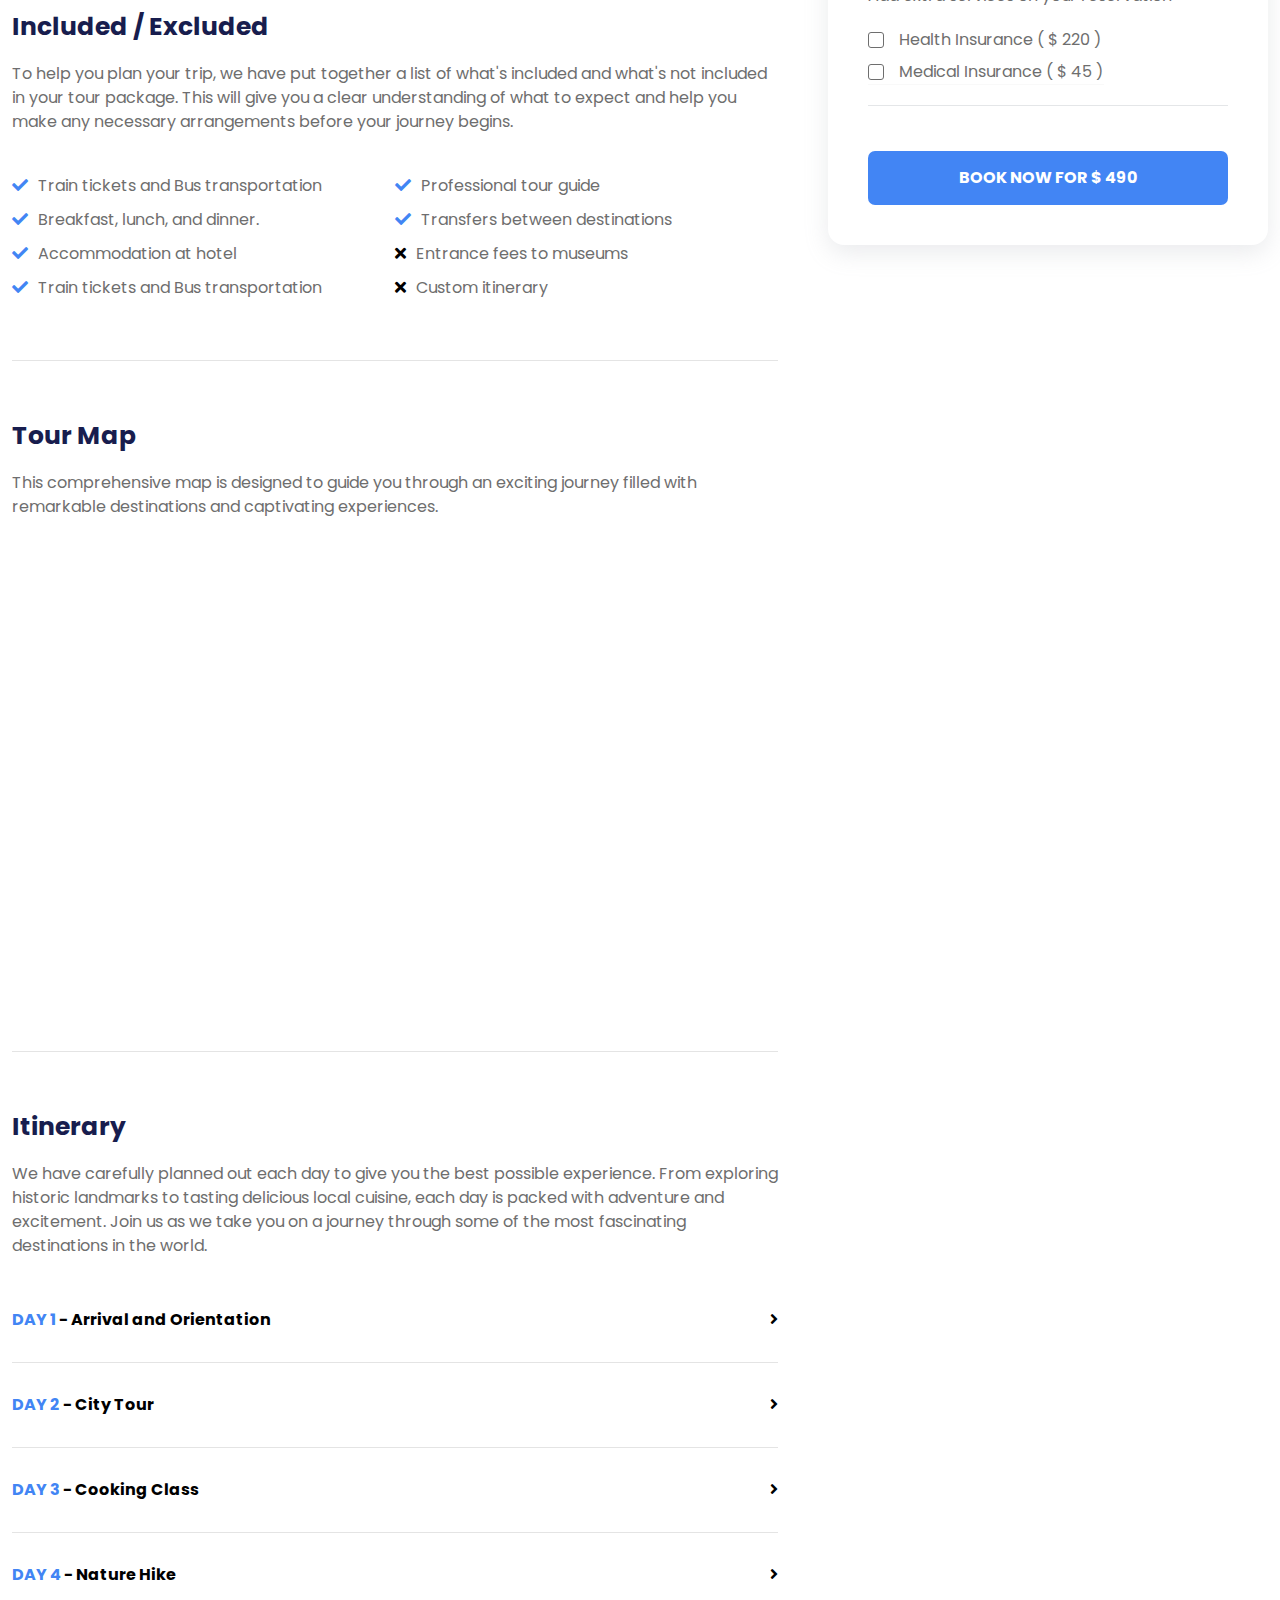
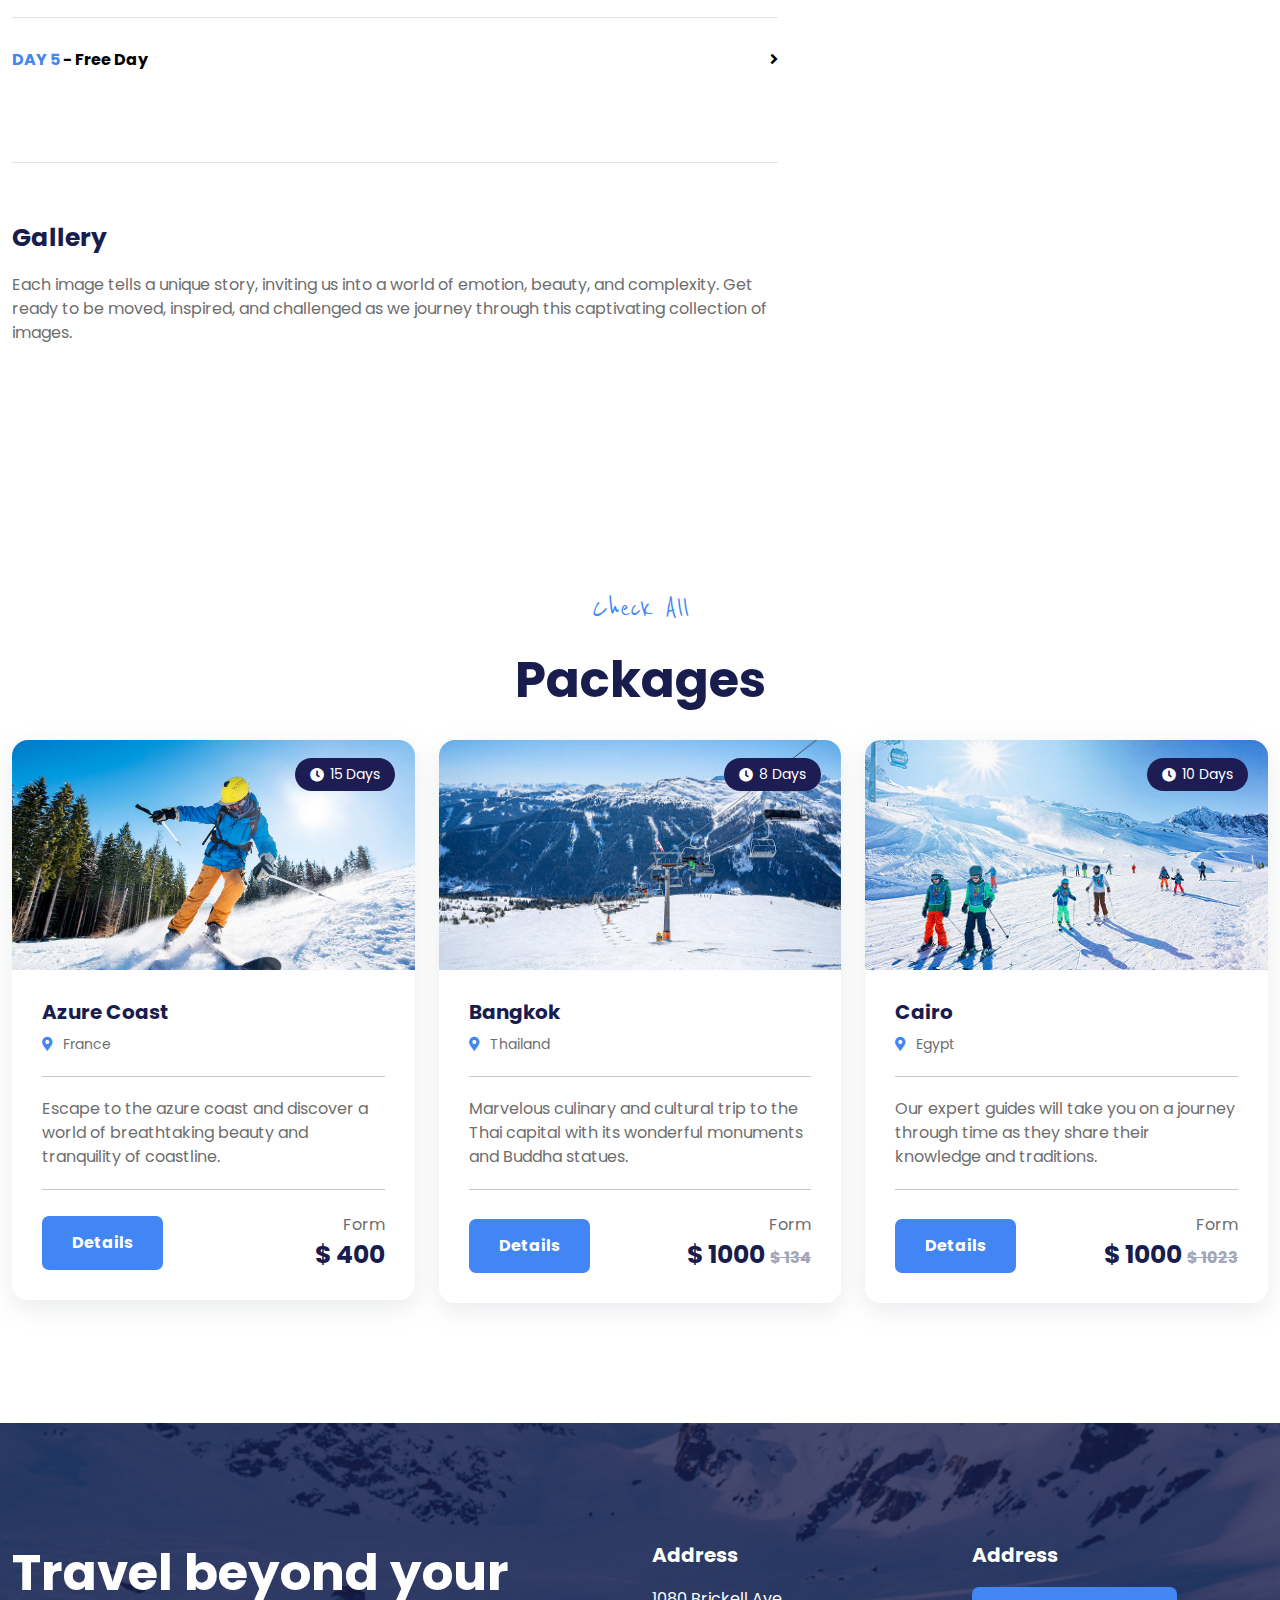
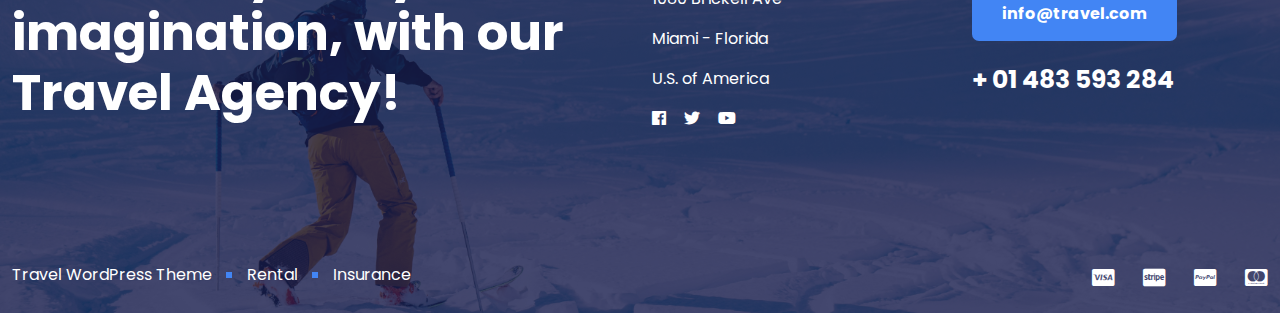
<file: single-package.html>
<!DOCTYPE html>
<html lang="en">
<head>
    <meta charset="UTF-8">
    <meta name="viewport" content="width=device-width, initial-scale=1.0">

    <!-- Css Links -->
    <link rel="stylesheet" href="assets/css/all.min.css">
    <link rel="stylesheet" href="assets/css/bootstrap.min.css">
    <link rel="stylesheet" href="assets/css/owl.carousel.css">
    <link rel="stylesheet" href="assets/css/nice-select.css">
    <link rel="stylesheet" href="assets/css/aos.css">
    <link rel="stylesheet" href="assets/css/style.css">
    <link rel="stylesheet" href="assets/css/responsive.css">
    <title>Love Travel || Single</title>
</head>
<body>



    <!--------------------- Header Area Start ---------------------->
    <header class="header-area">
        <div class="nav-area">
            <div class="container">
                <div class="row align-items-center">
                    <div class="col-xl-3 col-md-3 col-6">
                        <div class="nav-left">
                            <a href="index.html" class="logo">
                                <img src="assets/image/logo.png" alt="logo" class="img-fluid">
                            </a>
                        </div>
                    </div>
                
                    <div class="col-xl-6 col-md-6 d-none d-md-block">
                        <div class="nav-menu__area">
                            <ul class="nav-menu d-flex justify-content-center list-unstyled mb-0">
                                <li><a href="index.html">Home</a></li>
                                <li><a href="about-us.html">Travel</a></li>
                                <li><a>Pages</a>
                                    <ul class="dropdown-content">
                                        <li><a href="destinations-layout.html">Destinations</a></li>
                                        <li><a href="destinations-previews.html">Previews</a></li>
                                        <li><a href="typologies.html">Activities</a></li>
                                    </ul>
                                </li>
                                <li><a href="archive.html">Shop</a></li>
                                <li><a href="destinations-previews.html">Blog</a></li>
                                <li><a href="services.html">Contact</a></li>
                            </ul>
                        </div>
                    </div>
                
                    <div class="col-xl-3 col-md-3 col-6">
                        <div class="nav-right d-flex align-items-center justify-content-end">
                            <a href="search.html" class="primary-btn me-1 me-md-3">Search</a>
                            <button class="menu_trigger btn p-0">
                                <span><i class="fa-solid fa-bars"></i></span>
                            </button>
                        </div>
                    </div>
                </div>
            </div>
        </div>
    </header>
    <!--------------------- Header Area End ---------------------->














    <!--------------------- Hero Area Start ---------------------->
    <section class="hero-area single-hero">
        <div class="container">
            <div class="row">
                <div class="col-12">
                    <div class="single-image__carousel image-carousel owl-carousel">
                        <div class="single-page_image">
                            <img src="assets/image/featured-1.png" alt="">
                        </div>
                        <div class="single-page_image">
                            <img src="assets/image/featured-2.png" alt="">
                        </div>
                        <div class="single-page_image">
                            <img src="assets/image/featured-3.png" alt="">
                        </div>
                        <div class="single-page_image">
                            <img src="assets/image/featured-4.png" alt="">
                        </div>
                    </div>
                </div>
            </div>
            <div class="space-60"></div>
            <div class="row align-items-center gy-4">
                <div class="col-lg-6 col-md-3">
                    <div class="package-single__info">
                        <div>
                            <h3>Chiang Mai</h3>
                            <a href="" class="meta-data"><span><i class="fa-solid fa-location-dot"></i></span>Thailand</a>
                        </div>
                    </div>
                </div>
                <div class="col-lg-2 col-md-3 col-6">
                    <div class="package-single__info">
                        <div class="package-single__icon"><span><i class="fa-solid fa-clock"></i></span></div>
                        <div>
                            <p>Durations</p>
                            <h4>1 Week</h4>
                        </div>
                    </div>
                </div>
                <div class="col-lg-2 col-md-3 col-6">
                    <div class="package-single__info">
                        <div class="package-single__icon"><span><i class="fa-solid fa-road"></i></span></div>
                        <div>
                            <p>Difficulty</p>
                            <h4>Easy</h4>
                        </div>
                    </div>
                </div>
                <div class="col-lg-2 col-md-3 col-6">
                    <div class="package-single__info">
                        <div class="package-single__icon"><span><i class="fa-solid fa-child"></i></span></div>
                        <div>
                            <p>Min Age</p>
                            <h4>0</h4>
                        </div>
                    </div>
                </div>
            </div>
        </div>
    </section>
    <!--------------------- Hero Area End ---------------------->















    <!--------------------- Single Content Area Start ---------------------->
    <section class="single_content-area">
        <div class="container">
            <div class="row">
                <div class="col-12">
                    <div class="single_content-wraper">
                        <div class="single_content-left">
                            <div class="single_content-box">
                                <h3>Enjoy the Adventure</h3>
                                <p class="mb-4">Are you looking for an adventure of a lifetime? Join us on an unforgettable journey through some of the
                                    world's most stunning landscapes and cultural destinations. Our expertly curated tours take you to
                                    incredible destinations, from the rugged mountains of Patagonia to the vibrant cities of Asia. Our
                                    itineraries are designed to immerse you in the local culture, with opportunities to meet locals, try new
                                    foods, and learn about the history and traditions of each destination. Our experienced guides will lead
                                    you through each destination, sharing their knowledge and passion for travel. We offer a range of
                                    activities to suit every traveler, from hiking and kayaking to cultural tours and culinary experiences.
                                </p>
                                <p>
                                    Our accommodations are carefully selected for comfort and convenience, with options to suit every
                                    budget. Whether you prefer luxurious hotels or cozy homestays, we have something for everyone. At
                                    every step of the journey, we prioritize sustainability and responsible tourism. We work with local
                                    communities to ensure that our tours have a positive impact on the environment and the people we
                                    meet along the way. <a href="">Join us on a journey of discovery and exploration</a>, and discover the world's most
                                    incredible destinations with us.
                                </p>
                            </div>
                            <div class="single_content-box">
                                <h3>Included / Excluded</h3>
                                <p>To help you plan your trip, we have put together a list of what's included and what's not included in your
                                    tour package. This will give you a clear understanding of what to expect and help you make any
                                    necessary arrangements before your journey begins.
                                </p>
                                <ul class="single_content-list">
                                    <li><span><i class="fa-solid fa-check"></i></span>Train tickets and Bus transportation</li>
                                    <li><span><i class="fa-solid fa-check"></i></span>Professional tour guide</li>
                                    <li><span><i class="fa-solid fa-check"></i></span>Breakfast, lunch, and dinner.</li>
                                    <li><span><i class="fa-solid fa-check"></i></span>Transfers between destinations</li>
                                    <li><span><i class="fa-solid fa-check"></i></span>Accommodation at hotel</li>
                                    <li><span><i class="fa-solid fa-xmark"></i></span>Entrance fees to museums</li>
                                    <li><span><i class="fa-solid fa-check"></i></span>Train tickets and Bus transportation</li>
                                    <li><span><i class="fa-solid fa-xmark"></i></span>Custom itinerary</li>
                                </ul>
                            </div>
                            <div class="single_content-box">
                                <h3>Tour Map</h3>
                                <p>This comprehensive map is designed to guide you through an exciting journey filled with remarkable
                                    destinations and captivating experiences.
                                </p>
                                <div class="map">
                                    <iframe src="https://www.google.com/maps/embed?pb=!1m18!1m12!1m3!1d92316.06001776259!2d150.36924687056626!3d-33.794941735817716!2m3!1f0!2f0!3f0!3m2!1i1024!2i768!4f13.1!3m3!1m2!1s0x6b126f38b94b0d8b%3A0x3484cfcf2217142b!2sLincoln&#39;s%20Rock!5e1!3m2!1sen!2sbd!4v1769577292280!5m2!1sen!2sbd" allowfullscreen="" loading="lazy" referrerpolicy="no-referrer-when-downgrade"></iframe>
                                </div>
                            </div>
                            <div class="single_content-box">
                                <h3>Itinerary</h3>
                                <p>We have carefully planned out each day to give you the best possible experience. From exploring historic
                                    landmarks to tasting delicious local cuisine, each day is packed with adventure and excitement. Join us
                                    as we take you on a journey through some of the most fascinating destinations in the world.
                                </p>
                                <ul class="day-rutine__list">
                                    <li>
                                        <div><span>DAY 1 </span>- Arrival and Orientation</div>
                                        <span><i class="fa-solid fa-angle-right"></i></span>
                                    </li>
                                    <li>
                                        <div><span>DAY 2  </span>- City Tour</div>
                                        <span><i class="fa-solid fa-angle-right"></i></span>
                                    </li>
                                    <li>
                                        <div><span>DAY 3 </span>- Cooking Class</div>
                                        <span><i class="fa-solid fa-angle-right"></i></span>
                                    </li>
                                    <li>
                                        <div><span>DAY 4 </span>- Nature Hike</div>
                                        <span><i class="fa-solid fa-angle-right"></i></span>
                                    </li>
                                    <li>
                                        <div><span>DAY 5 </span>- Free Day</div>
                                        <span><i class="fa-solid fa-angle-right"></i></span>
                                    </li>
                                </ul>
                            </div>
                            <div class="single_content-box">
                                <h3>Gallery</h3>
                                <p>Each image tells a unique story, inviting us into a world of emotion, beauty, and complexity. Get ready to
                                    be moved, inspired, and challenged as we journey through this captivating collection of images.
                                </p>
                            </div>
                        </div>
                        <div class="single_content-right">
                            <div class="package-card single_package-card">
                                <div class="d-flex align-items-center justify-content-between">
                                    <div>
                                        <p>Price</p>
                                        <h4>From</h4>
                                    </div>
                                    <h3><span>$</span> 490</h3>
                                </div>
                                <div class="ckeckout-form">
                                    <div class="ckeckout-select" id="pills-tab" role="tablist">
                                        <button class="nav-link active" id="pills-booking-tab" data-bs-toggle="pill" data-bs-target="#pills-booking" type="button" role="tab" aria-controls="pills-booking" aria-selected="true">Booking Form</button>
                                        <span></span>
                                        <button class="nav-link" id="pills-enquiry-tab" data-bs-toggle="pill" data-bs-target="#pills-enquiry" type="button" role="tab" aria-controls="pills-enquiry" aria-selected="false">Enquiry Form</button>
                                    </div>
                                    <div class="ckeckout-form__content-wraper tab-content" id="pills-tabContent">     
                                        <div class="ckeckout-form__content tab-pane fade show active" id="pills-booking" role="tabpanel" aria-labelledby="pills-booking-tab">
                                            <div class="ckeckout-form__content-box">
                                                <div>
                                                    <h5>Date</h5>
                                                    <p>03-13-2024</p>
                                                </div>
                                            </div>
                                            <div class="ckeckout-form__content-box">
                                                <div>
                                                    <h5>Adults</h5>
                                                    <p>Over 18 ( $ 490 )</p>
                                                </div>
                                                <h5>1</h5>
                                            </div>
                                            <div class="ckeckout-form__content-box">
                                                <div>
                                                    <h5>Children</h5>
                                                    <p>Under 18 ( $ 200 )</p>
                                                </div>
                                                <h5>0</h5>
                                            </div>                                
                                            <div class="ckeckout-form__content-box">
                                                <div>
                                                    <h5>Extra Services</h5>
                                                    <p>Add extra services on your reservation</p>
                                                    <div class="d-flex align-items-center justify-content-between">
                                                        <div class="filtering-box">                                                      
                                                            <ul>
                                                                <li><input type="checkbox" name="filtering" value="filtering"> Health Insurance ( $ 220 )</li>
                                                                <li><input type="checkbox" name="filtering" value="filtering"> Medical Insurance ( $ 45 )</li>
                                                            </ul>
                                                        </div>
                                                    </div>
                                                </div>
                                            </div>  
                                            <button class="primary-btn checkout-btn">BOOK NOW FOR $ 490</button>                              
                                        </div>
                                        <div class="ckeckout-form__content tab-pane fade" id="pills-enquiry" role="tabpanel" aria-labelledby="pills-enquiry-tab">
                                            <div class="ckeckout-form__content-box">
                                                <div>
                                                    <h5>Date</h5>
                                                    <p>03-13-2024</p>
                                                </div>
                                            </div>
                                            <div class="ckeckout-form__content-box">
                                                <div>
                                                    <h5>Adults</h5>
                                                    <p>Over 18 ( $ 490 )</p>
                                                </div>
                                                <h5>1</h5>
                                            </div>
                                            <div class="ckeckout-form__content-box">
                                                <div>
                                                    <h5>Children</h5>
                                                    <p>Under 18 ( $ 200 )</p>
                                                </div>
                                                <h5>0</h5>
                                            </div>                                
                                            <div class="ckeckout-form__content-box">
                                                <div>
                                                    <h5>Extra Services</h5>
                                                    <p>Add extra services on your reservation</p>
                                                    <div class="d-flex align-items-center justify-content-between">
                                                        <div class="filtering-box">                                                      
                                                            <ul>
                                                                <li><input type="checkbox" name="filtering" value="filtering"> Health Insurance ( $ 220 )</li>
                                                                <li><input type="checkbox" name="filtering" value="filtering"> Medical Insurance ( $ 45 )</li>
                                                            </ul>
                                                        </div>
                                                    </div>
                                                </div>
                                            </div>  
                                            <button class="primary-btn checkout-btn">BOOK NOW FOR $ 490</button>                              
                                        </div>
                                    </div>
                                </div>
                            </div>
                        </div>
                    </div>
                </div>
            </div>
        </div>
    </section>
    <!--------------------- Single Content Area End ---------------------->

















    <!--------------------- Check All Area Start ---------------------->
    <section class="check_all-area">
        <div class="container">
            <div class="row">
                <div class="col-12">
                    <div class="section-title text-center">
                        <span class="section-caption">Check All</span>
                        <h2>Packages</h2>
                    </div>
                </div>
            </div>
            <div class="package-wraper">
                <div class="row gy-4">
                    <div class="col-md-6 col-lg-4">
                        <div class="package-card">
                            <div class="package-image">
                                <img src="assets/image/package-1.png" alt="package-1">
                                <span class="package-tag darkblue"><i class="fa-solid fa-clock"></i>15 Days</span>
                            </div>
                            <div class="package-content">
                                <h4 class="package-title">Azure Coast</h4>
                                <a href="" class="meta-data"><span><i class="fa-solid fa-location-dot"></i></span>France</a>
                                <hr class="divider">
                                <p class="package-excrept">Escape to the azure coast and discover a world of breathtaking beauty and tranquility of coastline.</p>
                                <hr class="divider">
                                <div class="d-flex align-items-end justify-content-between">
                                    <a href="" class="primary-btn">Details</a>
                                    <h3 class="package-price"><span>Form</span>$ 400</h3>
                                </div>
                            </div>
                        </div>
                    </div>
                    <div class="col-md-6 col-lg-4">
                        <div class="package-card">
                            <div class="package-image">
                                <img src="assets/image/package-2.png" alt="package-1">
                                <span class="package-tag darkblue"><i class="fa-solid fa-clock"></i>8 Days</span>
                            </div>
                            <div class="package-content">
                                <h4 class="package-title">Bangkok</h4>
                                <a href="" class="meta-data"><span><i class="fa-solid fa-location-dot"></i></span>Thailand</a>
                                <hr class="divider">
                                <p class="package-excrept">Marvelous culinary and cultural trip to the Thai capital with its wonderful monuments and Buddha statues.</p>
                                <hr class="divider">
                                <div class="d-flex align-items-end justify-content-between">
                                    <a href="" class="primary-btn">Details</a>
                                    <h3 class="package-price"><span>Form</span>$ 1000 <span class="regular-price">$ 134</span></h3>
                                </div>
                            </div>
                        </div>
                    </div>
                    <div class="col-md-6 col-lg-4">
                        <div class="package-card">
                            <div class="package-image">
                                <img src="assets/image/package-3.png" alt="package-1">
                                <span class="package-tag darkblue"><i class="fa-solid fa-clock"></i>10 Days</span>
                            </div>
                            <div class="package-content">
                                <h4 class="package-title">Cairo</h4>
                                <a href="" class="meta-data"><span><i class="fa-solid fa-location-dot"></i></span>Egypt</a>
                                <hr class="divider">
                                <p class="package-excrept">Our expert guides will take you on a journey through time as they share their knowledge and traditions.</p>
                                <hr class="divider">
                                <div class="d-flex align-items-end justify-content-between">
                                    <a href="" class="primary-btn">Details</a>
                                    <h3 class="package-price"><span>Form</span>$ 1000 <span class="regular-price">$ 1023</span></h3>
                                </div>
                            </div>
                        </div>
                    </div>
                </div>
            </div>
        </div>
    </section>
    <!--------------------- Check All Area End ---------------------->















    <!--------------------- Footer Area Start ---------------------->
    <footer class="footer-area">
        <div class="container">
            <div class="row gy-5">
                <div class="col-lg-6">
                    <div class="footer-left">
                        <h2>Travel beyond your imagination, with our Travel Agency!</h2>
                    </div>
                </div>
                <div class="col-lg-3 col-md-4">
                    <div class="footer-item">
                        <h4>Address</h4>
                        <ul class="footer-menu">
                            <li><a href="">1080 Brickell Ave</a></li>
                            <li><a href="">Miami - Florida</a></li>
                            <li><a href="">U.S. of America</a></li>
                            <ul>
                                <li><a href=""><span><i class="fa-brands fa-facebook"></i></span></a></li>
                                <li><a href=""><span><i class="fa-brands fa-twitter"></i></span></a></li>
                                <li><a href=""><i class="fa-brands fa-youtube"></i></span></a></li>
                            </ul>
                        </ul>
                    </div>
                </div>
                <div class="col-lg-3 col-md-4">
                    <div class="footer-item">
                        <h4>Address</h4>
                        <a href="" class="email-btn primary-btn">info@travel.com</a>
                        <a href="" class="contact-number">+ 01 483 593 284</a>
                    </div>
                </div>
            </div>
            <div class="copyright-area">
                <div class="row gy-4">
                    <div class="col-lg-6 col-md-8">
                        <div class="copyright-left">
                            <ul class="copyright-menu">
                                <li><a href="">Travel WordPress Theme</a></li>
                                <li><a href="">Rental</a></li>
                                <li><a href="">Insurance</a></li>
                            </ul>
                        </div>
                    </div>
                    <div class="col-lg-6 col-md-4">
                        <div class="copyright-right">
                            <ul class="money-transfer__menu">
                                <li><a href=""><span><i class="fa-brands fa-cc-visa"></i></span></a></li>
                                <li><a href=""><span><i class="fa-brands fa-cc-stripe"></i></span></a></li>
                                <li><a href=""><span><i class="fa-brands fa-cc-paypal"></i></span></a></li>
                                <li><a href=""><span><i class="fa-brands fa-cc-mastercard"></i></span></a></li>
                            </ul>
                        </div>
                    </div>
                </div>
            </div>
        </div>
    </footer>
    <!--------------------- Footer Area End ---------------------->
   




    <!-- Js-Links -->
     <script src="assets/js/jquery.js"></script>
     <script src="assets/js/bootstrap.min.js"></script>
     <script src="assets/js/owl.carousel.js"></script>
     <script src="assets/js/nice-select.min.js"></script>
     <script src="assets/js/aos.js"></script>
     <script src="assets/js/script.js"></script>
</body>
</html>
</file>
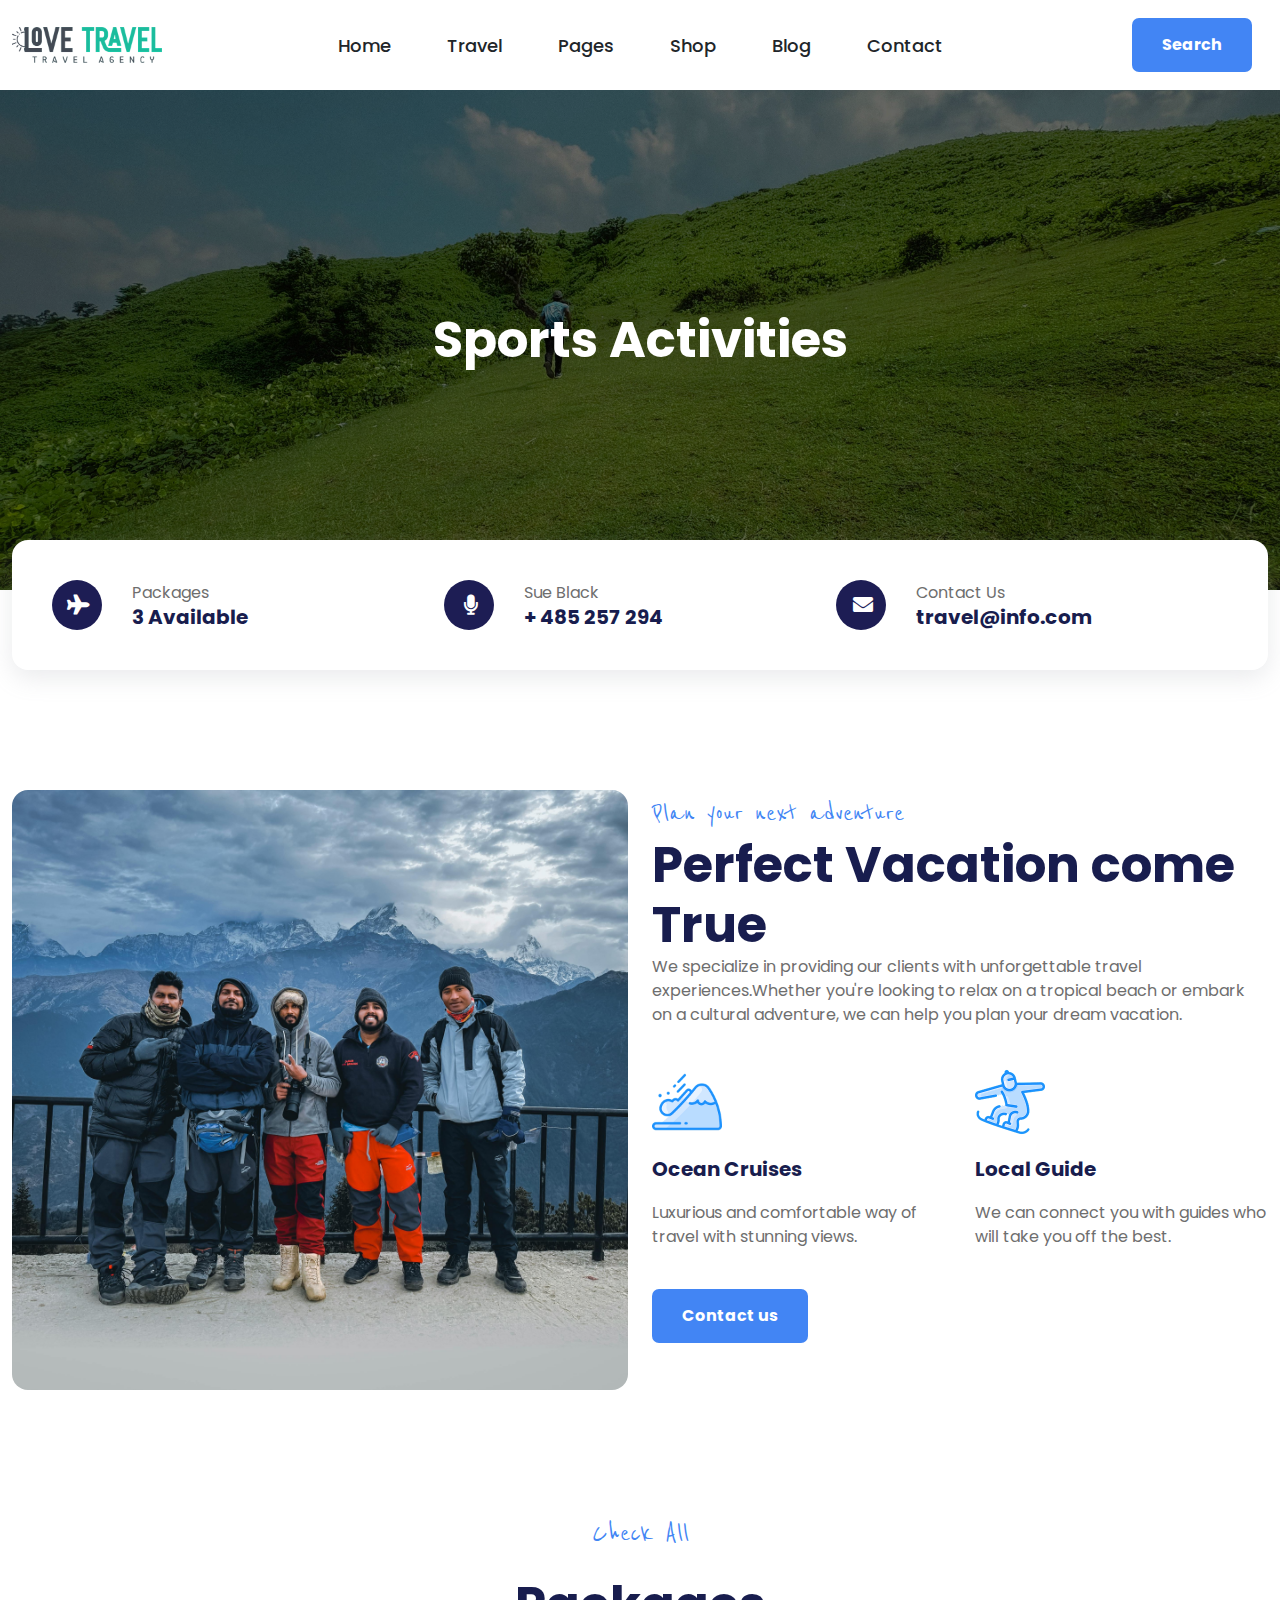
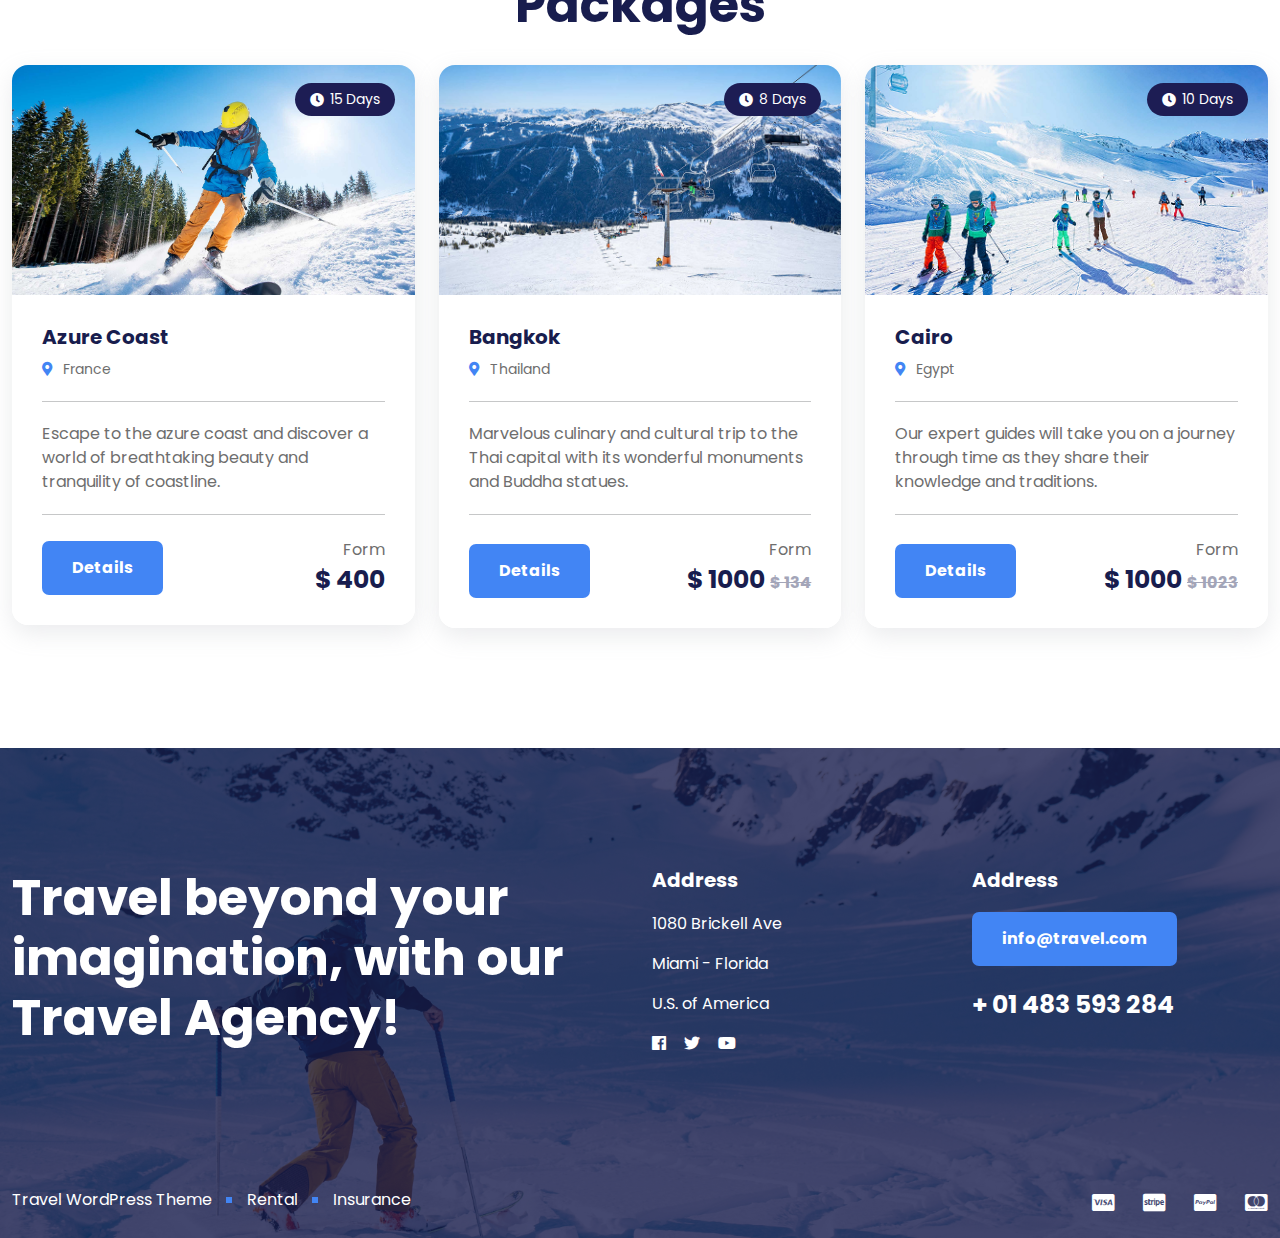
<file: typologies.html>
<!DOCTYPE html>
<html lang="en">
<head>
    <meta charset="UTF-8">
    <meta name="viewport" content="width=device-width, initial-scale=1.0">

    <!-- Css Links -->
    <link rel="stylesheet" href="assets/css/all.min.css">
    <link rel="stylesheet" href="assets/css/bootstrap.min.css">
    <link rel="stylesheet" href="assets/css/owl.carousel.css">
    <link rel="stylesheet" href="assets/css/nice-select.css">
    <link rel="stylesheet" href="assets/css/aos.css">
    <link rel="stylesheet" href="assets/css/style.css">
    <link rel="stylesheet" href="assets/css/responsive.css">
    <title>Love Travel || Typologies</title>
</head>
<body>



    <!--------------------- Header Area Start ---------------------->
    <header class="header-area">
        <div class="nav-area">
            <div class="container">
                <div class="row align-items-center">
                    <div class="col-xl-3 col-md-3 col-6">
                        <div class="nav-left">
                            <a href="index.html" class="logo">
                                <img src="assets/image/logo.png" alt="logo" class="img-fluid">
                            </a>
                        </div>
                    </div>
                
                    <div class="col-xl-6 col-md-6 d-none d-md-block">
                        <div class="nav-menu__area">
                            <ul class="nav-menu d-flex justify-content-center list-unstyled mb-0">
                                <li><a href="index.html">Home</a></li>
                                <li><a href="about-us.html">Travel</a></li>
                                <li><a>Pages</a>
                                    <ul class="dropdown-content">
                                        <li><a href="#">Electronics</a></li>
                                        <li><a href="#">Apparel</a></li>
                                        <li><a href="#">Books</a></li>
                                    </ul>
                                </li>
                                <li><a href="archive.html">Shop</a></li>
                                <li><a href="destinations-previews.html">Blog</a></li>
                                <li><a href="services.html">Contact</a></li>
                            </ul>
                        </div>
                    </div>
                
                    <div class="col-xl-3 col-md-3 col-6">
                        <div class="nav-right d-flex align-items-center justify-content-end">
                            <a href="search.html" class="primary-btn me-1 me-md-3">Search</a>
                            <button class="menu_trigger btn p-0">
                                <span><i class="fa-solid fa-bars"></i></span>
                            </button>
                        </div>
                    </div>
                </div>
            </div>
        </div>
    </header>
    <!--------------------- Header Area End ---------------------->











    <!--------------------- Hero Area Start ---------------------->
    <section class="hero-area hero-area-common typologies-hero">
        <div class="container">
            <div class="row">
                <div class="col-12">
                    <div class="hero-content">
                        <h1>Sports Activities</h1>
                    </div>
                </div>
            </div>
        </div>
    </section>
    <!--------------------- Hero Area End ---------------------->















    <!--------------------- Destination Card Area Start ---------------------->
    <section class="destination_card-area">
        <div class="container">
            <div class="row">
                <div class="col-12">
                    <div class="destination_card-wraper">
                        <div class="destination-card">
                            <div class="destination-card__icon darkblue">
                                <span><i class="fa-solid fa-plane"></i></span>
                            </div>
                            <div>
                                <p>Packages</p>
                                <h4>3 Available</h4>
                            </div>
                        </div>
                        <div class="destination-card">
                            <div class="destination-card__icon darkblue">
                                <span><i class="fa-solid fa-microphone"></i></span>
                            </div>
                            <div>
                                <p>Sue Black</p>
                                <h4>+ 485 257 294</h4>
                            </div>
                        </div>
                        <div class="destination-card">
                            <div class="destination-card__icon darkblue">
                                <span><i class="fa-solid fa-envelope"></i></span>
                            </div>
                            <div>
                                <p>Contact Us</p>
                                <h4>travel@info.com</h4>
                            </div>
                        </div>
                    </div>
                </div>
            </div>
        </div>
    </section>
    <!--------------------- Destination Card Area End ---------------------->




















    <!--------------------- Next Plan Area Start ---------------------->
    <section class="next_plane-area">
        <div class="container">
            <div class="row gy-5">
                <div class="col-lg-6 order-lg-1 order-2">
                    <span class="section-caption">Plan your next adventure</span>
                    <h2>Perfect Vacation come True</h2>
                    <p>We specialize in providing our clients with unforgettable travel experiences.Whether you're looking to relax on a tropical beach or embark on a cultural adventure, we can help you plan your dream vacation.</p>
                    <div class="service-card_wraper">
                        <div class="service-card">
                            <div class="service-card__image">
                                <img src="assets/image/services-card-1.png" alt="services-card-1">
                            </div>
                            <div class="service-card__content">
                                <h4>Ocean Cruises</h4>
                                <p>Luxurious and comfortable way of travel with stunning views.</p>
                            </div>
                        </div>
                        <div class="service-card">
                            <div class="service-card__image">
                                <img src="assets/image/services-card-2.png" alt="services-card-2">
                            </div>
                            <div class="service-card__content">
                                <h4>Local Guide</h4>
                                <p>We can connect you with guides who will take you off the best.</p>
                            </div>
                        </div>
                    </div>
                    <a href="" class="primary-btn">Contact us</a>
                </div>
                <div class="col-lg-6">
                    <div class="next_plane-image">
                        <img src="assets/image/package-9.png" alt="package-9">
                    </div>
                </div>
            </div>
        </div>
    </section>
    <!--------------------- Next Plan Area End ---------------------->
















    <!--------------------- Check All Area Start ---------------------->
    <section class="check_all-area">
        <div class="container">
            <div class="row">
                <div class="col-12">
                    <div class="section-title text-center">
                        <span class="section-caption">Check All</span>
                        <h2>Packages</h2>
                    </div>
                </div>
            </div>
            <div class="package-wraper">
                <div class="row gy-4">
                    <div class="col-md-6 col-lg-4">
                        <div class="package-card">
                            <div class="package-image">
                                <img src="assets/image/package-1.png" alt="package-1">
                                <span class="package-tag darkblue"><i class="fa-solid fa-clock"></i>15 Days</span>
                            </div>
                            <div class="package-content">
                                <h4 class="package-title">Azure Coast</h4>
                                <a href="" class="meta-data"><span><i class="fa-solid fa-location-dot"></i></span>France</a>
                                <hr class="divider">
                                <p class="package-excrept">Escape to the azure coast and discover a world of breathtaking beauty and tranquility of coastline.</p>
                                <hr class="divider">
                                <div class="d-flex align-items-end justify-content-between">
                                    <a href="" class="primary-btn">Details</a>
                                    <h3 class="package-price"><span>Form</span>$ 400</h3>
                                </div>
                            </div>
                        </div>
                    </div>
                    <div class="col-md-6 col-lg-4">
                        <div class="package-card">
                            <div class="package-image">
                                <img src="assets/image/package-2.png" alt="package-1">
                                <span class="package-tag darkblue"><i class="fa-solid fa-clock"></i>8 Days</span>
                            </div>
                            <div class="package-content">
                                <h4 class="package-title">Bangkok</h4>
                                <a href="" class="meta-data"><span><i class="fa-solid fa-location-dot"></i></span>Thailand</a>
                                <hr class="divider">
                                <p class="package-excrept">Marvelous culinary and cultural trip to the Thai capital with its wonderful monuments and Buddha statues.</p>
                                <hr class="divider">
                                <div class="d-flex align-items-end justify-content-between">
                                    <a href="" class="primary-btn">Details</a>
                                    <h3 class="package-price"><span>Form</span>$ 1000 <span class="regular-price">$ 134</span></h3>
                                </div>
                            </div>
                        </div>
                    </div>
                    <div class="col-md-6 col-lg-4">
                        <div class="package-card">
                            <div class="package-image">
                                <img src="assets/image/package-3.png" alt="package-1">
                                <span class="package-tag darkblue"><i class="fa-solid fa-clock"></i>10 Days</span>
                            </div>
                            <div class="package-content">
                                <h4 class="package-title">Cairo</h4>
                                <a href="" class="meta-data"><span><i class="fa-solid fa-location-dot"></i></span>Egypt</a>
                                <hr class="divider">
                                <p class="package-excrept">Our expert guides will take you on a journey through time as they share their knowledge and traditions.</p>
                                <hr class="divider">
                                <div class="d-flex align-items-end justify-content-between">
                                    <a href="" class="primary-btn">Details</a>
                                    <h3 class="package-price"><span>Form</span>$ 1000 <span class="regular-price">$ 1023</span></h3>
                                </div>
                            </div>
                        </div>
                    </div>
                </div>
            </div>
        </div>
    </section>
    <!--------------------- Check All Area End ---------------------->















    <!--------------------- Footer Area Start ---------------------->
    <footer class="footer-area">
        <div class="container">
            <div class="row gy-5">
                <div class="col-lg-6">
                    <div class="footer-left">
                        <h2>Travel beyond your imagination, with our Travel Agency!</h2>
                    </div>
                </div>
                <div class="col-lg-3 col-md-4">
                    <div class="footer-item">
                        <h4>Address</h4>
                        <ul class="footer-menu">
                            <li><a href="">1080 Brickell Ave</a></li>
                            <li><a href="">Miami - Florida</a></li>
                            <li><a href="">U.S. of America</a></li>
                            <ul>
                                <li><a href=""><span><i class="fa-brands fa-facebook"></i></span></a></li>
                                <li><a href=""><span><i class="fa-brands fa-twitter"></i></span></a></li>
                                <li><a href=""><i class="fa-brands fa-youtube"></i></span></a></li>
                            </ul>
                        </ul>
                    </div>
                </div>
                <div class="col-lg-3 col-md-4">
                    <div class="footer-item">
                        <h4>Address</h4>
                        <a href="" class="email-btn primary-btn">info@travel.com</a>
                        <a href="" class="contact-number">+ 01 483 593 284</a>
                    </div>
                </div>
            </div>
            <div class="copyright-area">
                <div class="row gy-4">
                    <div class="col-lg-6 col-md-8">
                        <div class="copyright-left">
                            <ul class="copyright-menu">
                                <li><a href="">Travel WordPress Theme</a></li>
                                <li><a href="">Rental</a></li>
                                <li><a href="">Insurance</a></li>
                            </ul>
                        </div>
                    </div>
                    <div class="col-lg-6 col-md-4">
                        <div class="copyright-right">
                            <ul class="money-transfer__menu">
                                <li><a href=""><span><i class="fa-brands fa-cc-visa"></i></span></a></li>
                                <li><a href=""><span><i class="fa-brands fa-cc-stripe"></i></span></a></li>
                                <li><a href=""><span><i class="fa-brands fa-cc-paypal"></i></span></a></li>
                                <li><a href=""><span><i class="fa-brands fa-cc-mastercard"></i></span></a></li>
                            </ul>
                        </div>
                    </div>
                </div>
            </div>
        </div>
    </footer>
    <!--------------------- Footer Area End ---------------------->
   




    <!-- Js-Links -->
     <script src="assets/js/jquery.js"></script>
     <script src="assets/js/bootstrap.min.js"></script>
     <script src="assets/js/owl.carousel.js"></script>
     <script src="assets/js/nice-select.min.js"></script>
     <script src="assets/js/aos.js"></script>
     <script src="assets/js/script.js"></script>
</body>
</html>
</file>
<file: assets/css/nice-select.css>
.nice-select {
  -webkit-tap-highlight-color: transparent;
  background-color: #fff;
  border-radius: 5px;
  border: solid 1px #e8e8e8;
  box-sizing: border-box;
  clear: both;
  cursor: pointer;
  display: block;
  float: left;
  font-family: inherit;
  font-size: 14px;
  font-weight: normal;
  height: 42px;
  line-height: 40px;
  outline: none;
  padding-left: 18px;
  padding-right: 30px;
  position: relative;
  text-align: left !important;
  -webkit-transition: all 0.2s ease-in-out;
  transition: all 0.2s ease-in-out;
  -webkit-user-select: none;
     -moz-user-select: none;
      -ms-user-select: none;
          user-select: none;
  white-space: nowrap;
  width: auto; }
  .nice-select:hover {
    border-color: #dbdbdb; }
  .nice-select:active, .nice-select.open, .nice-select:focus {
    border-color: #999; }
  .nice-select:after {
    border-bottom: 2px solid #999;
    border-right: 2px solid #999;
    content: '';
    display: block;
    height: 5px;
    margin-top: -4px;
    pointer-events: none;
    position: absolute;
    right: 12px;
    top: 50%;
    -webkit-transform-origin: 66% 66%;
        -ms-transform-origin: 66% 66%;
            transform-origin: 66% 66%;
    -webkit-transform: rotate(45deg);
        -ms-transform: rotate(45deg);
            transform: rotate(45deg);
    -webkit-transition: all 0.15s ease-in-out;
    transition: all 0.15s ease-in-out;
    width: 5px; }
  .nice-select.open:after {
    -webkit-transform: rotate(-135deg);
        -ms-transform: rotate(-135deg);
            transform: rotate(-135deg); }
  .nice-select.open .list {
    opacity: 1;
    pointer-events: auto;
    -webkit-transform: scale(1) translateY(0);
        -ms-transform: scale(1) translateY(0);
            transform: scale(1) translateY(0); }
  .nice-select.disabled {
    border-color: #ededed;
    color: #999;
    pointer-events: none; }
    .nice-select.disabled:after {
      border-color: #cccccc; }
  .nice-select.wide {
    width: 100%; }
    .nice-select.wide .list {
      left: 0 !important;
      right: 0 !important; }
  .nice-select.right {
    float: right; }
    .nice-select.right .list {
      left: auto;
      right: 0; }
  .nice-select.small {
    font-size: 12px;
    height: 36px;
    line-height: 34px; }
    .nice-select.small:after {
      height: 4px;
      width: 4px; }
    .nice-select.small .option {
      line-height: 34px;
      min-height: 34px; }
  .nice-select .list {
    background-color: #fff;
    border-radius: 5px;
    box-shadow: 0 0 0 1px rgba(68, 68, 68, 0.11);
    box-sizing: border-box;
    margin-top: 4px;
    opacity: 0;
    overflow: hidden;
    padding: 0;
    pointer-events: none;
    position: absolute;
    top: 100%;
    left: 0;
    -webkit-transform-origin: 50% 0;
        -ms-transform-origin: 50% 0;
            transform-origin: 50% 0;
    -webkit-transform: scale(0.75) translateY(-21px);
        -ms-transform: scale(0.75) translateY(-21px);
            transform: scale(0.75) translateY(-21px);
    -webkit-transition: all 0.2s cubic-bezier(0.5, 0, 0, 1.25), opacity 0.15s ease-out;
    transition: all 0.2s cubic-bezier(0.5, 0, 0, 1.25), opacity 0.15s ease-out;
    z-index: 9; }
    .nice-select .list:hover .option:not(:hover) {
      background-color: transparent !important; }
  .nice-select .option {
    cursor: pointer;
    font-weight: 400;
    line-height: 40px;
    list-style: none;
    min-height: 40px;
    outline: none;
    padding-left: 18px;
    padding-right: 29px;
    text-align: left;
    -webkit-transition: all 0.2s;
    transition: all 0.2s; }
    .nice-select .option:hover, .nice-select .option.focus, .nice-select .option.selected.focus {
      background-color: #f6f6f6; }
    .nice-select .option.selected {
      font-weight: bold; }
    .nice-select .option.disabled {
      background-color: transparent;
      color: #999;
      cursor: default; }

.no-csspointerevents .nice-select .list {
  display: none; }

.no-csspointerevents .nice-select.open .list {
  display: block; }
</file>
<file: assets/css/style.css>
@import url('https://fonts.googleapis.com/css2?family=Manrope:wght@200..800&family=Poppins:ital,wght@0,100;0,200;0,300;0,400;0,500;0,600;0,700;0,800;0,900;1,100;1,200;1,300;1,400;1,500;1,600;1,700;1,800;1,900&family=Reenie+Beanie&display=swap');
*{
    margin: 0;
    padding: 0;
    box-sizing: border-box;
}


/* Base CSS */

.alignleft {
    float: left;
}

.alignright {
    float: right;
}

.aligncenter {
    display: block;
    margin: 0 auto 15px;
}

.text-right{
    text-align: right;
}

.text-center{
    text-align: center;
}

.text-left{
    text-align: left;
}

a:focus {
    outline: 0 solid;
}

img {
    max-width: 100%;
    height: auto;
}

body{
    position: relative;
    width: 100%;
    height: auto;
    font-family: var(--primary-font);
    overflow-x: hidden;
    z-index: 1;
}

.container{
    max-width: 1350px;
    width: 100%;
    margin: auto;
}

:root {
    /* Colors */
    --primary-color: #4285F4;
    --secondry-color: #181D4E;
    --text-color: #6E6E6E;
    --white: #ffffff;
    --black: #000000;

    /* Fonts Family */
    --primary-font: "Poppins", sans-serif;
    --secondry-font: "Manrope", sans-serif;
    --accent-font:  "Reenie Beanie", cursive;

    /* Font Weights */
    --bold: 700;
    --extarbold: 800;
    --regular: 400;
    --medium: 500;
    --semibold: 600;

    /* Others */
    --border-color: #E4E6E8;
    --transition: .3s ease-in-out;
}

h1,
h2,
h3,
h4,
h5,
h6{
    color: var(--secondry-color);
    font-family: var(--primary-font);
    font-weight: var(--bold);
    line-height: 120%;
    margin: 0;
}

h1 {  
    font-size: 64px;
    font-family: var(--secondry-font);
    font-weight: var(--regular);
    color: var(--primary-color);
}

h1 span{
    font-weight: var(--bold);
}

h2 {  
    font-size: 50px;
    color: var(--secondry-color);
}

h2 span{
    background-color: var(--primary-color);
    padding: 0 10px;
    color: var(--white);
}

h3 {  
    font-size: 25px;
}

h4 {  
    font-size: 20px;
}

h4 a{
    color: var(--secondry-color);
}

h5 {  
    font-size: 16px;
}


p {
    color: var(--text-color);
    font-size: 16px;
    font-family: var(--primary-font);
    font-weight: var(--regular);
    line-height: 150%;
    margin: 0;
    padding: 0;
}

p a{
    color: var(--text-color);
}


/*---- Primary Button -----*/

.primary-btn{
    width: fit-content;
    display: inline-flex;
    align-items: center;
    gap: 8px;
    color: var(--white);
    font-size: 16px;
    font-weight: var(--bold);
    text-decoration: none;
    border: none;
    padding: 15px 30px;
    background-color: var(--primary-color);
    border-radius: 7px;
    transition: var(--transition);
}



/* ------ Section Caption----- */

.section-caption{
    display: inline-block;
    color: var(--primary-color);
    font-size: 30px;
    font-weight: var(--regular);
    font-family: var(--accent-font);
    line-height: 45px;
}


/* ---- Section Title ----- */

.section-title{
    display: flex;
    flex-direction: column;
    gap: 20px;
}


/* -------------- Header Area Start ----------------- */

.nav-area{
    padding: 18px 0;
}

.logo{
    display: inline-block;
    width: 150px;
    height: 36px;
}

.nav-menu{
    margin: 0;
    padding: 0;
    list-style: none;
    display: flex;
    justify-content: center;
    align-items: center;
    gap: 56px;
}

.nav-menu li a{
    display: inline-block;
    color: var(--black);
    font-size: 16px;
    font-family: var(--primary-font);
    text-decoration: none;
    text-transform: capitalize;
}

.nav-menu li{
    position: relative;
}

.nav-menu li a{
    font-size: 18px;
    font-weight: var(--medium);
    color: var(--black-color);
    text-decoration: none;
    transition: var(--transition);
}

.nav-menu li a:hover{
    color: var(--primary-color);
}

.dropdown-content {
    padding: 10px 20px;
    margin: 0;
    list-style: none;
    position: absolute;
    top: 110%; 
    left: 0;
    z-index: 10; 
    min-width: 160px;
    height: auto;
    display: flex;
    flex-direction: column;
    gap: 10px;
    background-color: var(--white);
    box-shadow: 0px 8px 16px 0px rgba(0,0,0,0.2);
    opacity: 0;
    visibility: hidden;
    transition: var(--transition);
}

.dropdown-content li a{
    font-size: 16px;
}

.nav-menu li:hover .dropdown-content {
    opacity: 1;
    visibility: visible; 
}

.nav-right{
    display: flex;
    justify-content: flex-end;
    gap: 20px;
}

.menu_trigger{
    color: #434A54;
    font-size: 20px;
    background-color: transparent;
    border: none;
    display: none;
}

/* -------------- Header Area End ----------------- */















/* -------------- Sidebar Area Start ----------------- */

.sidebar-area{
    position: fixed;
    top: 0;
    left: -100%;
    max-width: 450px;
    width: 100%;
    height: 100%;
    display: flex;
    flex-direction: column;
    gap: 40px;
    align-items: center;
    padding: 50px 20px 40px;
    background-color: var(--white);
    box-shadow: rgba(149, 157, 165, 0.2) 0px 8px 24px;
    border-top-right-radius: 16px;
    border-bottom-right-radius: 16px;
    z-index: 1000;
    overflow-y: scroll;
    transition: var(--transition);
}

.sidebar-area.slide_sidebar{
    left: 0;
}

.sidebar_dismess {
    position: absolute;
    right: 4%;
    top: 3%;
    background: transparent;
    border: none;
    font-size: 20px;
    color: var(--text-color);
}

.sidebar-top{
    display: flex;
    flex-direction: column;
    gap: 20px;
    text-align: center;
}

.mobail-logo {
    width: 146px;
    height: 30px;
    margin: auto;
}

.mobail-logo img{
    width: 100%;
    height: 100%;
    object-fit: contain;
}

.sport-glary{
    width: fit-content;
    display: grid;
    grid-template-columns: repeat(3,1fr);
    gap: 20px;
    margin: 20px auto;
}

.sport-image{
    width: 75px;
    height: 75px;
    border-radius: 8px;
    overflow: hidden;
}

.sport-image img{
    width: 100%;
    height: 100%;
    object-fit: cover;
}

.sidebar-area .nav-menu{
    width: 270px;
    display: flex !important;
    flex-wrap: wrap;
    gap: 20px;
}

.sidebar-area .nav-menu li a{
    font-size: 14px;
}

.sidebar-area .nav-menu .dropdown-content{
    z-index: 999;
}

.mobail-contact__wraper {
    width: 270px;
    display: flex;
    flex-direction: column;
    justify-content: center;
    gap: 20px;
    margin-top: 30px;
}

.mobail-contact__wraper a{
    display: inline-block;
    color: var(--text-color);
    font-size: 14px;
    font-weight: var(--regular);
    text-decoration: none;
    margin-top: 10px;
}

.social-links{
    margin: 0;
    padding: 0;
    display: flex;
    align-items: center;
    gap: 10px;
}

.social-links a{
    width: 45px;
    height: 45px;
    display: flex;
    align-items: center;
    justify-content: center;
    background-color: var(--primary-color);
    color: var(--white);
    font-size: 20px;
    border-radius: 8px;
}

.adventure-image{
    position: absolute;
    bottom: -15%;
    right: -8%;
    width: 500px;
    height: 400px;
    z-index: -1;
    opacity: .4;
}

/* -------------- Sidebar Area End ----------------- */
















/* -------------- Hero Area Start ----------------- */

.hero-area{
    padding: 120px 0 200px;
    background-color: #E3F0FF;
}

.hero-area-common{
    padding: 220px 0;
}

.hero-area .container{
    max-width: 1223px;
    position: relative;
    z-index: 1;
}

.hero-content{
    display: flex;
    flex-direction: column;
    gap: 35px;
}

.hero-content p{
    font-size: 24px;
    font-weight: var(--medium);
    font-family: var(--secondry-font);
}

.discover-btn{
    width: fit-content;
    background-color: transparent;
    color: var(--black);
    border: 1px solid #A2A2A2;
    border-radius: 50px;
}

.discover-btn:hover{
    background-color: var(--primary-color);
    color: var(--white);
    border-color: var(--primary-color);
}

.btn-wraper{
    display: flex;
    align-items: center;
    gap: 28px;
}

.play-btn_wraper{
    display: flex;
    align-items: center;
    gap: 6px;
}

.play-btn{
    width: 48px;
    height: 48px;
    display: flex;
    align-items: center;
    justify-content: center;
    font-size: 16px;
    color: var(--white);
    background-color: var(--primary-color);
    border-radius: 100%;
}

.play-btn span{
    margin-left: 2px;
}

.play-btn__text{
    color: var(--primary-color);
    font-size: 18px;
    font-weight: var(--bold);
    font-family: var(--secondry-font);
    text-decoration: none;
}

.hero-right{
    position: relative;
}

.hero-bg__image {
    position: absolute;
    right: 0;
    bottom: 20%;
    width: 100%;
    height: 100%;
    z-index: -1;
}

.hero-people__image {
    position: absolute;
    right: 2%;
    bottom: 0;
    width: 55%;
    height: 100%;
    z-index: -1;
}

/* -------------- Hero Area End ----------------- */













/* -------------- Booking Area Start ----------------- */

.booking-area{
    position: relative;
    margin-top: -4%;
    z-index: 10;
}


.booking-bar{
    width: 100%;
    display: flex;
    flex-direction: column;
    gap: 30px;
    padding: 30px;
    background-color: var(--white);
    border: 1px solid var(--border-color);
    border-radius: 16px;
    box-shadow: rgba(149, 157, 165, 0.2) 0px 8px 24px;
}

.booking-bar__top{
    display: flex;
    align-items: center;
    justify-content: space-between;
}

.booking-bar__top p{
    color: #737373;
    font-size: 14px;
    font-weight: var(--medium);
    font-family: var(--secondary-font);
}

.booking-tabs{
    gap: 20px;
}

.booking-tabs button{
    display: inline-block;
    padding: 12px 18px;
    color: var(--primary-color);
    font-size: 14px;
    font-weight: var(--regular);
    font-family: var(--secondary-font);
    border-radius: 50px;
    border: none;
}

.booking-tabs button.active{
    color: var(--white);
    background-color: var(--primary-color);
}

.booking-bar__main{
    display: flex;
    align-items: center;
    justify-content: space-between;
    padding: 22px 28px;
    border: 1px solid var(--border-color);
    border-radius: 16px;
}

.booking-item{
    position: relative;
    display: flex;
    justify-content: space-between;
    align-items: center;
    gap: 10px;
}

.booking-item::after{
    content: '';
    position: absolute;
    right: -25%;
    width: 1px;
    height: 100%;
    background-color: var(--border-color);
}

.booking-item:last-child::after{
    display: none;
}

.booking-item .booking-caption{
    display: inline-block;
    margin-bottom: 10px;
    color: #737373;
    font-size: 14px;
    font-weight: var(--bold);
    font-family: var(--secondry-font);
}

.booking-select__area{
    display: flex;
    align-items: center;
    gap: 8px;
}

.booking-select__area span{
    color: #D6D7D8;
}

.booking-select__area .nice-select{
    border: none;
    padding-left: 0;
    height: 0;
    line-height: 0;
}

.booking-select__area .current {
    font-size: 16px;
    color: var(--primary-color);
    font-weight: var(--semibold);
    font-family: var(--secondary-font);
}


.booking-select__area .nice-select .list {
    background-color: var(--white);
    border-radius: 5px;
    border-right: 1px solid var(--border-color);
    border-bottom: 1px solid var(--border-color);
    border-left: 1px solid var(--border-color);
    z-index: 9999;
}

.booking-select__area .nice-select .option {
    cursor: pointer;
    font-size: 16px;
    color: var(--primary-color);
    font-family: var(--secondary-font);
    font-weight: var(--semibold);
}
   
.booking-select__area .nice-select:after {
    border-bottom: 2px solid var(--primary-color);
    border-right: 2px solid var(--primary-color);
    content: '';
    display: block;
    width: 10px;
    height: 10px;
    margin-top: -8px;
    pointer-events: none;
    position: absolute;
    right: 6px;
}

.search-btn{
    border-radius: 50px;
    margin-left: 70px;
}


/* -------------- Booking Area End ----------------- */














/* -------------- Trip Plane Area Start ----------------- */

.trip_plane-area{
    padding: 200px 0 135px;
}

.trip_plane-category__area{
    padding: 70px 0 105px;
}

.trip_plane-category{
    width: 100%;
    height: 120px;
    display: flex;
    align-items: center;
    gap: 32px;
    padding: 20px 46px;
    background-image: url(../image/category-bg.png);
    background-position: center;
    background-size: cover;
    background-repeat: no-repeat;
    border-radius: 16px;
}

.trip_plane-category__icon{
    width: 80px;
    height: 80px;
}

.trip_plane-category h4{
    color: var(--white);
}

.package-card{
    border-radius: 16px;
    box-shadow: rgba(149, 157, 165, 0.2) 0px 8px 24px;
    overflow: hidden;
}

.package-image{
    position: relative;
    width: 100%;
    height: 230px;
    overflow: hidden;
}

.package-image img{
    width: 100%;
    height: 100%;
    object-fit: cover;
}

.package-tag{
    width: fit-content;
    position: absolute;
    right: 5%;
    top: 8%;
    display: inline-flex;
    align-items: center;
    gap: 6px;
    color: var(--white);
    font-size: 14px;
    text-transform: capitalize;
    padding: 6px 15px;
    background-color: var(--primary-color);
    border-radius: 50px;
}

.package-content{
    padding: 30px;
    background-color: var(--white);
}

.package_meta-data{
    width: 100%;
    display: flex;
    align-items: center;
    justify-content: space-between;
    padding: 16px;
    border-radius: 16px;
    box-shadow: rgba(149, 157, 165, 0.2) 0px 8px 24px;
    margin-bottom: 30px;
}

.package-title{
    margin-bottom: 8px;
}

.meta-data{
    display: inline-flex;
    gap: 10px;
    color: var(--text-color);
    font-size: 14px;
    font-weight: var(--regular);
    text-decoration: none;
}

.meta-data span{
    color: var(--primary-color);
}

.divider{
    width: 100%;
    background-color: #E4E4E4;
    margin: 20px 0;
}

.package-price {
    text-align: end;
}

.package-price span{
    font-family: var(--secondary-font);
    display: block;
    color: var(--text-color);
    font-size: 16px;
    font-weight: var(--regular);
}

.package-price .regular-price{
    display: inline-block;
    font-size: 16px;
    font-weight: var(--bold);
    color: #A3A5B8;
    text-decoration: line-through;
}

/* -------------- Trip Plane Area End ----------------- */














/* -------------- Choose Trip Area Start ----------------- */

.choose_trip-area{
    padding: 120px 0;
    background-image: url(../image/choose-trip.png);
    background-position: center;
    background-size: cover;
    background-repeat: no-repeat;
    background-color: #EFF3F6;
}

.choose-trip__wraper{
    padding: 20px 30px;
    background-color: var(--white);
    border-radius: 16px;
    box-shadow: rgba(149, 157, 165, 0.2) 0px 8px 24px;
    display: grid;
    grid-template-columns: repeat(4,1fr);
    align-items: center;
    margin-top: 40px;
}

.choose-trip_item{
    display: flex;
    align-items: center;
    gap: 24px;
    padding-left: 30px;
    border-right: 1px solid var(--border-color);
}

.choose-trip__icon{
    font-size: 30px;
    color: var(--primary-color);
}

.choose-trip_item h5 span{
    display: block;
    font-weight: var(--regular);
    font-size: 14px;
    color: var(--text-color);
    margin-top: 4px;
}

.choose-trip_item .primary-btn{
    width: 100%;
    text-transform: uppercase;
    text-align: center;
    justify-content: center;
}

/* --------------Choose Trip Area End ----------------- */
















/* -------------- Adventure Area Start ----------------- */

.adventure-area{
    padding: 120px 0;
    overflow: hidden;
}

.adventure-top__image{
    margin-left: 20%;
}

.adventure-area .fetured-card__wraper{
    margin-top: 70px;
}

.adventure-area .fetured-card{
    height: 400px;
}

.fetured-card{
    width: 100%;
    position: relative;
    display: flex;
    align-items: flex-end;
    justify-content: center;
    text-align: center;
    padding: 30px;
    overflow: hidden;
    border-radius: 16px;
    z-index: 1;
    text-decoration: none;
}

.fetured-card::after{
    content: '';
    position: absolute;
    left: 0;
    top: 0;
    width: 100%;
    height: 100%;
    background-color: var(--black);
    opacity: .3;
    z-index: -1;
    transition: var(--transition);
}

.fetured-card img{
    position: absolute;
    left: 0;
    top: 0;
    width: 100%;
    height: 100%;
    object-fit: cover;
    z-index: -1;
}

.fetured-card__content{
    display: flex;
    flex-direction: column;
    gap: 8px;
    text-decoration: none;
}

.fetured-card__content h4, .fetured-card__content p{
    color: var(--white);  
}

.fetured-card:hover::after{
    opacity: .5;
}



/* -------------- Adventure Area End ----------------- */














/* -------------- Adventure Travel Area Start ----------------- */

.adventure_travel-area{
    position: relative;
    padding: 120px 0;
    background-image: url(../image/adventure-travel-bg.png);
    background-position: center;
    background-size: cover;
    background-repeat: no-repeat;
    z-index: 1;
}

.adventure_travel-area::after{
    content: '';
    position: absolute;
    top: 0;
    left: 0;
    width: 100%;
    height: 100%;
    background: #000;
    background: linear-gradient(0deg,rgba(0, 0, 0, 0) 0%, rgba(0, 0, 0, 2) 100%);
    opacity: .8;
    z-index: -1;
}

.adventure_travel-image__carousel{
    width: 100%;
    display: block;
}

.adventure_travel-image{
    width: 100%;
    height: 600px;
    overflow: hidden;
}

.adventure_travel-image img{
    width: 100%;
    height: 100%;
    object-fit: cover;
}



/* ---- Owl Navs ---- */

.image-carousel .owl-nav.disabled{
    display: flex;
}
  
.image-carousel .owl-nav{
    width: 100%;
    font-size: 30px;
    color: var(--white-color);
    z-index: 10;
}
  
.image-carousel .owl-nav button span{
    font-size: 50px !important;
    color: var(--white) !important;
    margin-top: -10px;
}
  
.image-carousel .owl-nav .owl-prev{
    position: absolute !important;
    left: 2% !important;
    top: 50% !important;
    transform: translateY(-50%) !important;
}
  
.image-carousel .owl-nav .owl-next{
    position: absolute;
    right: 2%;
    top: 0;
    top: 50% !important;
    transform: translateY(-50%) !important;
}



/* ---- Owl Dots ---- */


.image-carousel .owl-dots.disabled{
    display: flex !important;
}

.image-carousel .owl-dots{
    display: flex;
    align-items: center;
    justify-content: center;
    gap: 15px;
    position: relative;
    transform: translateY(-40px);
}

.image-carousel .owl-dot{
    width: 5px !important;
    height: 5px !important;
    background-color: var(--white) !important;
    border-radius: 100%;
}

.image-carousel .owl-dot.active{
    background-color: var(--primary-color) !important;
}

.adventure_travel-content{
    padding-left: 100px;
}

.adventure_travel-content .section-caption, .adventure_travel-content h2, .adventure_travel-content p{
    color: var(--white);
}

.adventure_travel-content h2{
    margin: 20px 0;
}

.adventure_travel-list{
    margin: 40px 0;
    padding: 0;
    list-style: none;
    display: flex;
    flex-direction: column;
}

.adventure_travel-list li{
    display: inline-flex;
    align-items: center;
    gap: 10px;
    font-size: 16px;
    font-weight: var(--regular);
    color: #ffffffe1;
    padding: 20px 0;
    border-bottom: 1px solid #ffffff77;
}

.adventure_travel-list li:first-child{
    padding-top: 0;
}

.adventure_travel-list li:last-child{
    border-bottom: 0;
    padding-bottom: 0;
}

.adventure_travel-list li span{
    font-size: 12px;
}


/* -------------- Adventure Travel Area End ----------------- */

















/* -------------- Travel Itineraries Area Start ----------------- */

.itineraries-area{
    padding: 200px 0 160px;
}

.itineraries-area h2{
    font-size: 140px;
    line-height: 75%;
    text-align: center;
}

.itineraries-image{
    width: 100%;
    height: 650px;
    margin: 160px 0 140px;
}

.itineraries-image img{
    width: 100%;
    height: 100%;
    object-fit: cover;
}

.brand-logo_wraper{
    display: grid;
    grid-template-columns: repeat(5,1fr);
    align-items: center;
}

/* -------------- Travel Itineraries Area End ----------------- */













/* -------------- Client Reviews Area Start ----------------- */

.client_reviews-area{
    position: relative;
    padding: 120px 0;
    background-image: url(../image/travel-experience-bg.jpg);
    background-position: center;
    background-size: cover;
    background-repeat: no-repeat;
    z-index: 1;
}

.client_reviews-area::after{
    content: '';
    position: absolute;
    top: 0;
    left: 0;
    width: 100%;
    height: 100%;
    background: #000;
    background: linear-gradient(0deg,rgba(0, 0, 0, 0) 0%, rgba(0, 0, 0, 2) 100%);
    opacity: .8;
    z-index: -1;
}

.client_reviews-area .section-title span, .client_reviews-area .section-title h2, .client_reviews-area .section-title p{
    color: var(--white);
}

.client_reviews-wraper{
    display: grid;
    grid-template-columns: 1fr 1fr;
    gap: 30px;
    margin-top: 90px;
}

.client_reviews-box{
    padding: 50px;
    background-color: var(--primary-color);
    color: var(--white);
    border-radius: 16px;
}

.client_reviews-box p{
    color: var(--white);
    font-size: 25px;
}

.profile-info{
    display: flex;
    align-items: center;
    gap: 20px;
    margin-top: 25px;
}

.profile-avater{
    width: 45px;
    height: 45px;
    border-radius: 50%;
    overflow: hidden;
}

.profile-avater img{
    width: 100%;
    height: 100%;
    object-fit: cover;
    object-position: top;
}

.profile-n-w h5{
    color: var(--white);
}

.profile-n-w span{
    font-size: 14px;
}

/* -------------- Client Reviews Area End ----------------- */















/* -------------- Pricing Area Start ----------------- */

.pricing-area{
    padding-top: 120px;
}

.pricing-card__wraper{
    margin-top: 60px;
}

.pricing-card{
    position: relative;
    display: flex;
    flex-direction: column;
    gap: 20px;
    padding: 70px 50px;
    background-color: #EDF2F5;
    border-radius: 16px;
    text-align: center;
    transition: var(--transition);
}

.pricing-tag{
    position: absolute;
    right: 4%;
    top: 3%;
    color: var(--black);
    font-size: 14px;
    text-transform: uppercase;
    padding: 4px 20px;
    background-color: var(--primary-color);
    border-radius: 6px;
    transition: var(--transition);
}

.pricing-card h4{
    transition: var(--transition);
}


.pricing-card h2{
    font-size: 80px;
    transition: var(--transition);
}

.pricing-card h2 sub{
    font-size: 20px;
}

.pricing-list{
    margin: 0;
    padding: 0;
    list-style: none;
    display: flex;
    flex-direction: column;
    gap: 12px;
}

.pricing-list li{
    font-size: 16px;
    color: var(--text-color);
    line-height: 120%;
    transition: var(--transition);
}

.pricing-card .primary-btn{
    margin: auto;
    margin-top: 10px;
}

.pricing-card:hover{
    background-color: var(--primary-color);
}

.pricing-card:hover h4, .pricing-card:hover h2, .pricing-card:hover .pricing-list li{
    color: var(--white);
} 

.pricing-card:hover .primary-btn{
    background-color: #1D1D54;
}

.pricing-card:hover .pricing-tag{
    background-color: #1D1D54;
    color: var(--white);
}

/* -------------- Pricing Area End ----------------- */
















/* -------------- Wandering Souls Area Start ----------------- */

.wandering_souls p{
    margin: 20px 0;
}

.wandering_souls .progress{
    height: 5px;
    background-color: #F1F1F1;
}

.wandering_souls .progress-bar{
    background-color: var(--primary-color);
}

.wandering_souls-area .primary-btn{
    margin-top: 40px;
}

/* -------------- Wandering Souls Area End ----------------- */

















/* -------------- Blog Area Start ----------------- */

.blog-area{
    padding: 120px 0;
}

.blog-card{
    display: flex;
    flex-direction: column;
    gap: 20px;
}

.blog-thumbnail{
    width: 100%;
    height: 422px;
    border-radius: 8px;
    overflow: hidden;
}

.blog-thumbnail img{
    width: 100%;
    height: 100%;
    object-fit: cover;
}

.blog-content{
    display: flex;
    flex-direction: column;
    gap: 20px;
}

.blog-content h4{
    overflow: hidden;
    display: -webkit-box;
    -webkit-box-orient: vertical;
    -webkit-line-clamp: 1;
    line-clamp: 1;
}

.meta-date{
    width: fit-content;
    display: inline-flex;
    padding: 2px 18px;
    color: var(--white);
    font-size: 14px;
    font-weight: var(--bold);
    border-radius: 6px;
}

.blog-card h4 a{
    text-decoration: none;
}

.letest-blog_wraper{
    display: flex;
    flex-direction: column;
    gap: 30px;
}

.letest-blog_wraper .blog-card{
    flex-direction: row;
}

.letest-blog_wraper .blog-thumbnail{
    max-width: 205px;
    height: 140px;
}

/* -------------- Blog Area End ----------------- */














/* -------------- Footer Area Start ----------------- */

.footer-area{
    position: relative;
    padding: 120px 0 20px;
    background-image: url(../image/footer-image.png);
    background-position: center;
    background-size: cover;
    background-repeat: no-repeat;
    z-index: 1;
}

.footer-area::after{
    content: '';
    position: absolute;
    top: 0;
    left: 0;
    width: 100%;
    height: 100%;
    background-color: var(--secondry-color);
    opacity: .8;
    z-index: -1;
}

.footer-left h2{
    color: var(--white);
}

.footer-item{
    display: flex;
    flex-direction: column;
    gap: 20px;
}

.footer-item h4{
    color: var(--white);
}

.footer-menu{
    margin: 0;
    padding: 0;
    list-style: none;
    display: flex;
    flex-direction: column;
    gap: 16px;
}

.footer-menu li a{
    display: inline-block;
    color: var(--white);
    font-size: 16px;
    text-decoration: none;
}

.footer-menu ul{
    margin: 0;
    padding: 0;
    list-style: none;
    display: flex;
    align-items: center;
    gap: 18px;
}

.contact-number{
    display: block;
    font-size: 25px;
    font-weight: var(--bold);
    color: var(--white);
    text-decoration: none;
}

.copyright-area{
    margin-top: 132px;
}

.copyright-menu{
    margin: 0;
    padding: 0;
    list-style: none;
    display: flex;
    gap: 35px;
}

.copyright-menu li a{
    position: relative;
    display: inline-block;
    color: var(--white);
    font-size: 16px;
    text-decoration: none;
}

.copyright-menu li a::after{
    content: '';
    position: absolute;
    right: -20px;
    top: 50%;
    transform: translateY(-50%);
    width: 6px;
    height: 6px;
    background-color: var(--primary-color);
}

.copyright-menu li:last-child a::after{
    display: none;
}

.money-transfer__menu{
    margin: 0;
    padding: 0;
    list-style: none;
    display: flex;
    justify-content: flex-end;
    gap: 28px;
}

.money-transfer__menu li a{
    position: relative;
    display: inline-block;
    color: var(--white);
    font-size: 20px;
    text-decoration: none;
}

/* -------------- Footer Area End ----------------- */















/* -------------- Hero Area Start ----------------- */

.search-hero{
    padding: 250px 0 40px;
    background-image: url(../image/sport-2.jpg);
    background-color: transparent;
}

.hero-area-common{
    position: relative;
    background-position: center;
    background-size: cover;
    background-repeat: no-repeat;
    z-index: 1;
}

.hero-area-common::after{
    content: '';
    position: absolute;
    left: 0;
    top: 0;
    width: 100%;
    height: 100%;
    background-color: var(--black);
    opacity: .6;
    z-index: -1;
}

.hero-area-common .container{
    max-width: 1350px;
}

.hero-area-common h1{
    font-size: 50px;
    font-family: var(--primary-font);
    font-weight: var(--bold);
    color: var(--white);
    text-align: center;
}

.search-hero__bottom{
    margin-top: 195px;
}

.filter-menu{
    margin: 0;
    padding: 0;
    list-style: none;
    display: flex;
    align-items: center;
    gap: 24px;    
}

.filter-menu li{
    position: relative;
}

.filter-menu li a{
    font-size: 14px;
    color: var(--white) !important;
    text-decoration: none;
    text-transform: uppercase;
    transition: var(--transition);
    cursor: pointer;
}

.filter-menu li a:hover{
    color: var(--primary-color);
}

.filter-menu .dropdown-content {
    padding: 10px 20px;
    margin: 0;
    list-style: none;
    position: absolute;
    top: 110%; 
    left: 0; 
    min-width: 140px;
    height: auto;
    display: flex;
    flex-direction: column;
    background-color: var(--white);
    box-shadow: 0px 8px 24px 0px rgba(0,0,0,0.2);
    display: none;
    border: 1px solid #D6D7D8;
    border-radius: 12px;
    z-index: 100 !important;
}

.filter-menu .dropdown-content li a{
    display: inline-block;
    font-size: 14px;
    color: var(--black) !important;
    margin-bottom: 15px;

}

.dropdown-angel.active{
    display: inline-block;
    transform: rotate(180deg);
    transition: var(--transition);
}


/* -------------- Hero Area End ----------------- */














/* -------------- Filtering Area Start ----------------- */

.filtering-area{
    padding: 150px 0 120px;
}

.listing-system{
    display: flex;
    align-items: center;
    justify-content: flex-end;
    gap: 20px;
}

.listing-btn{
    color: var(--white);
    font-size: 18px;
    background-color: transparent;
    border: none;
}

.listing-btn:focus{
    color: var(--primary-color);
}

.listing-btn:focus span{
    background-color: var(--primary-color);
}

.grid-view{
    display: grid;
    grid-template-columns: 1fr 1fr;
    gap: 3px;
}

.grid-view span{
    width: 6px;
    height: 6px;
    background-color: var(--white);
}

.filtering-wraper{
    display: grid;
    grid-template-columns: 30% 70%;
}

.filtering-wraper.layout-collapse{
    grid-template-columns: 100%;
    gap: 80px 0;
}

.filtering-options{
    display: flex;
    flex-direction: column;
    gap: 30px;
    padding-right: 40px;
}

.filtering-box{
    padding-bottom: 35px;
    border-bottom: 1px solid #F9F9F9;
}

.filtering-box h4{
    width: 100%;
    display: inline-flex;
    align-items: center;
    justify-content: space-between;
    margin-bottom: 20px;
}

.slider-container {
    --width: 100%;
    width: var(--width);
    border: none;
    font-family: sans-serif;
    margin-bottom: 20px;
}

.price-header {
    display: flex;
    justify-content: space-between;
    font-size: 16px;
    color: #1a1a4b; 
}

.input-slider {
    -webkit-appearance: none;
    width: 100%;
    height: 4px;
    background: #e0e0e0; 
    border-radius: 5px;
    outline: none;
    background-image: linear-gradient(#1a1a4b, #1a1a4b); 
    background-size: 0% 100%;
    background-repeat: no-repeat;
}

.input-slider::-webkit-slider-thumb {
    -webkit-appearance: none;
    height: 18px;
    width: 18px;
    background: #1a1a4b;
    cursor: pointer;
    border-radius: 2px;
}

.input-slider::-moz-range-thumb {
    height: 18px;
    width: 18px;
    background: #1a1a4b;
    cursor: pointer;
    border-radius: 2px;
}

.filtering-box h4 .dropdown-angel{
    color: #878787;
}

.filtering-box input[type="date"]{
    width: 100%;
    height: 56px;
    padding: 15px;
    border: 1px solid #F9F9F9;
    border-radius: 6px;
    outline: none;
}

.filtering-box ul{
    margin: 0;
    padding: 0;
    list-style: none;
    display: grid;
    grid-template-columns: 1fr 1fr;
    gap: 8px 40px;
}

.filtering-box  li{
    display: inline-flex;
    align-items: center;
    gap: 15px;
    font-size: 16px;
    font-family: var(--primary-font);
    color: var(--text-color);
    list-style: none;
}

.filtering-box input[type="checkbox"] {
    appearance: none;
    -webkit-appearance: none;
    -moz-appearance: none;
    width: 16px;
    height: 16px;
    border: 1px solid var(--text-color);
    background-color: transparent;
    border-radius: 3px;
    cursor: pointer;
    position: relative;
    flex-shrink: 0;
    transition: all 0.3s ease;
}

.filtering-box input[type="checkbox"]:hover {
    border-color: rgba(255, 255, 255, 0.5);
}

.filtering-box input[type="checkbox"]:checked {
    background-color: var(--white-color);
    border-color: var(--white-color);
}

.filtering-box input[type="checkbox"]:checked::after {
    content: "\f00c";
    font-family: "Font Awesome 5 Free";
    font-weight: 900; 
    color: var(--accent-color);
    position: absolute;
    left: 50%;
    top: 50%;
    transform: translate(-50%, -50%);
    font-size: 12px;
    line-height: 1;
}

.filtering-box label {
    display: none;
}

.filtering-content{
    display:grid;
    grid-template-columns: repeat(2,1fr);
    gap: 20px;
}

/* -------------- Filtering Area End ----------------- */














/* -------------- Hero Area Start ----------------- */

.single-hero{
    background-color: #EDF2F5;
}

.single-page_image{
    width: 100%;
    height: 420px;
}

.single-page_image img{
    width: 100%;
    height: 100%;
    object-fit: cover;
}

.package-single__info{
    display: flex;
    align-items: center;
    gap: 30px;
}

.package-single__info h3{
    font-size: 35px;
}

.package-single__info .meta-data span{
    color: var(--text-color);
}

.package-single__icon{
    width: 50px;
    height: 50px;
    display: flex;
    align-items: center;
    justify-content: center;
    background-color: var(--primary-color);
    font-size: 20px;
    color: var(--white);
    flex-shrink: 0;
    border-radius: 100%;
}

/* -------------- Hero Area End ----------------- */
















/* -------------- Single Content Area Start ----------------- */

.single_content-area{
    padding: 120px 0;
}

.single_content-wraper{
    display: grid;
    grid-template-columns: 65% 35%;
}

.single_content-left{
    padding-right: 50px;
}

.single_content-box{
    padding: 60px 0;
    border-bottom: 1px solid #E4E4E4;
}

.single_content-box:first-child{
    padding-top: 0;
}

.single_content-box:last-child{
    padding-bottom: 0;
    border: none;
}

.single_content-box h3{
    margin-bottom: 20px;
}

.single_content-box p a{
    color: var(--text-color);
}

.single_content-list{
    margin: 0;
    margin-top: 40px;
    padding: 0;
    list-style: none;
    display: grid;
    grid-template-columns: repeat(2,1fr);
    gap: 10px 0;
    justify-content: space-between;
}

.single_content-list li{
    display: inline-flex;
    align-items: center;
    gap: 10px;
    font-size: 16px;
    color: var(--text-color);
}

.single_content-list li .fa-check{
    color: var(--primary-color);
}

.single_content-list li .fa-xmark{
    color: var(--black);
}

.map iframe{
    width: 100%;
    height: 445px;
    border-radius: 16px;
    overflow: hidden;
    margin-top: 20px;
}

.day-rutine__list{
    margin: 0;
    margin-top: 20px;
    padding: 0;
    list-style: none;
    display: flex;
    flex-direction: column;
}

.day-rutine__list li{
    display: flex;
    align-items: center;
    justify-content: space-between;
    font-size: 16px;
    font-weight: var(--bold);
    color: var(--black);
    padding: 30px 0;
    border-bottom: 1px solid #E4E4E4;
}

.day-rutine__list li:last-child{
    border: none !important;
}

.day-rutine__list li span{
    color: var(--primary-color);
}

.day-rutine__list li span i{
    color: var(--black);
}

.single_package-card{
    padding: 40px;
}

.ckeckout-select{
    display: flex;
    align-items: center;
    justify-content: space-evenly;
    border-top: 1px solid var(--border-color);
    border-bottom: 1px solid var(--border-color);
    margin: 30px 0;
    padding: 20px 0;
}

.ckeckout-select button{
    font-size: 14px;
    font-weight: var(--regular);
    color: var(--black);
    background-color: transparent;
    border: none;
}

.ckeckout-select span{
    width: 2px;
    height: 20px;
    background-color: #E4E4E4
}

.ckeckout-form__content-box{
    display: flex;
    align-items: center;
    justify-content: space-between;
    padding: 20px 0;
    border-bottom: 1px solid var(--border-color);
}

.ckeckout-form__content-box:last-child{
    border: none !important;
}

.ckeckout-form__content-box .filtering-box{
    margin: 0;
    padding: 0;
}

.ckeckout-form__content-box .filtering-box ul{
    grid-template-columns: 1fr;
    margin-top: 20px;
}

.checkout-btn{
    width: 100%;
    justify-content: center;
    margin-top: 45px;
}

/* -------------- Single Content End ----------------- */

















/* -------------- Check All Area Start ----------------- */

.check_all-area{
    padding: 120px 0;
}

.check_all-area .package-wraper{
    margin-top: 30px;
}

/* -------------- Check All Area End ----------------- */
















/* -------------- Hero Area Start ----------------- */

.archive-hero{
    background-image: url(../image/package-1.png);
}

/* -------------- Hero Area End ----------------- */














/* -------------- Archive Post Area Start ----------------- */

.archive-post{
    padding: 148px 0 136px;
}

/* -------------- Archive Post Area End ----------------- */















/* -------------- Hero Area Start ----------------- */

.previews-hero{
    background-image: url(../image/sport-3.jpg);
}

/* -------------- Hero Area End ----------------- */













/* -------------- Packages Previews Area Start ----------------- */

.preview-area{
    padding: 110px 0;
}

.package-wide-card{
    display: grid;
    grid-template-columns: 30% 45% 25%;
    align-items: center;
}

.package-wide-card .package-buttons{
    padding: 30px;
    display: flex;
    flex-direction: column;
    gap: 30px;
    border-left: 1px solid #E4E4E4;
}

.package-wide-card .package-price {
    text-align: center;
}

.package-wide-card .primary-btn {
    width: 100%;
    justify-content: center;
}

.preview-area .fetured-card{
    height: 430px;
}

.preview-area .fetured-card .meta-data{
    color: var(--white);
}

.preview-area .fetured-card .meta-data span{
    color: var(--white);
}

.preview-card  .package-content{
    display: flex;
    flex-direction: column;
    gap: 30px;
}

.preview-card .package_meta-data{
    margin: 0;
    background-color: #EDF2F5;
}

.preview-card .package-price{
    color: var(--primary-color);
    text-align: left;
}

.preview-card .package-price span{
    display: inline-block;
    margin-right: 8px;
    transform: translateY(-2px);
}

.preview-card .primary-btn{
    width: 100%;
    justify-content: center;
}

.preview-card-horizontal{
    display: grid;
    grid-template-columns: 1fr 1fr;
    align-items: center;
    gap: 20px;
    background-color: transparent;
    box-shadow: none;
    border-radius: 0;
}

.preview-card-horizontal .package-image{
    width: 100%;
    height: 142px;
    border-radius: 16px;
    box-shadow: rgba(100, 100, 111, 0.2) 0px 7px 29px 0px;
}

.preview-card-horizontal .package-price{
    color: var(--primary-color);
    text-align: left;
}

.preview-card-horizontal .package-price span{
    display: inline-block;
    margin-right: 8px;
    transform: translateY(-2px);
}

.preview-card-horizontal .package-content{
    padding: 0;
    display: flex;
    flex-direction: column;
    gap: 10px;
}

.preview-card-horizontal .meta-data span{
    color: var(--text-color);
}

.preview-card-horizontal .package-price span {
    font-size: 14px;
}


.fetured-card__wraper-full-wide{
    padding: 0 15px;
    display: grid;
    grid-template-columns: repeat(4,1fr);
    gap: 20px;
}


/* -------------- Packages Previews Area End ----------------- */













/* ------------- Hero Area Start --------------- */

.single-destination-hero{
    background-image: url(../image/package-4.png);
}

/* ------------- Hero Area End --------------- */





/* -------------- Destination Card Area Start ----------------- */

.destination_card-area{
    margin-top: -50px;
}

.destination_card-wraper{
    position: relative;
    display: grid;
    grid-template-columns: repeat(3,1fr);
    align-items: center;
    padding: 40px;
    border-radius: 16px;
    background-color: var(--white);
    box-shadow: rgba(149, 157, 165, 0.2) 0px 8px 24px;
    z-index: 99;
}

.destination-card{
    display: flex;
    align-items: center;
    gap: 30px;
}

.destination-card__icon{
    width: 50px;
    height: 50px;
    display: flex;
    align-items: center;
    justify-content: center;
    background-color: var(--primary-color);
    border-radius: 50%;
    font-size: 20px;
    color: var(--white);
    flex-shrink: 0;
}

.destination-card__icon span{
    margin-right: -3px;
}

/* -------------- Destination Card Area End ------------------ */
















/* ---------------- Travel Guide Area Start -------------------- */

.travel_guide-area{
    padding: 200px 0 50px;
}

.travel_guide-images{
    display: grid;
    grid-template-columns: 53% 43%;
    justify-content: space-between;
}

.travel_guide-image {
    border-radius: 16px;
    overflow: hidden;
}

.travel_guide-image img{
    width: 100%;
    height: 100%;
    object-fit: cover;
}

.travel_guide-image-1{
    width: 100%;
    height: 405px;
}

.travel_guide-image-2{
    width: 100%;
    height: 550px;
    margin-top: 80px;
}

.travel_guide-content{
    display: flex;
    flex-direction: column;
    gap: 30px;
}

.travel_guide-content .wandering_souls p:first-child{
    margin-top: 0;
}

.travel_guide-content .wandering_souls p:last-child{
    margin-bottom: 0;
}

.travel_guide-content .primary-btn{
    margin-top: 20px;
}


/* ----------- Travel Guide Area End ----------------- */



















/* ----------- Hero Area Start ----------------- */

.destinations-layout-hero{
    background-image: url(../image/package-5.png);
}

/* ----------- Hero Area End ----------------- */


















/* ----------- Destinations Area Start ----------------- */

.destination-area{
    padding: 132px 0 150px;
}

.destination-area .fetured-card__wraper{
    display: grid;
    grid-template-columns: repeat(2,1fr);
    gap: 40px;
}

.destination-area .fetured-card{
    height: 420px;
}

.fetured-card__bg-content{
    position: absolute;
    left: 0;
    bottom: 0;
    width: 100%;
    height: auto;
    padding: 30px;
    background-color: var(--white);
    flex-direction: row;
    justify-content: space-between;
    align-items: center;
    z-index: 10;
}

.fetured-card__bg-content h4{
    color: var(--secondry-color);
}

.featured-permalink{
    font-size: 20px;
    color: var(--white);
    width: 45px;
    height: 45px;
    display: inline-flex;
    align-items: center;
    justify-content: center;
    background-color: var(--primary-color);
    flex-shrink: 0;
    border-radius: 100%;
    transition: var(--transition);
}

.featured-permalink:hover{
    background-color: var(--secondry-color);
}

.fetured-card__wraper-carousel .owl-dots{
    transform: translateY(20px);
}

.fetured-card__wraper-carousel .owl-dot{
    background-color: #4286f4a4 !important;
}

/* ----------- Destinations Area End ----------------- */
















/* ----------- Hero Area Start ----------------- */

.typologies-hero{
    background-image: url(../image/package-7.png);
}

/* ----------- Hero Area End ----------------- */
















/* ----------- Next Plan Area Start ----------------- */

.next_plane-area{
    padding-top: 120px;
}

.service-card_wraper{
    display: grid;
    grid-template-columns: repeat(2,1fr);
    gap: 30px;
    margin: 40px 0;
}

.service-card{
    display: flex;
    flex-direction: column;
    gap: 20px;
}

.service-card__image{
    width: 70px;
    height: 70px;
}

.service-card__image img{
    width: 100%;
    height: 100%;
    object-fit: contain;
}

.service-card__content{
    display: flex;
    flex-direction: column;
    gap: 20px;
}

.next_plane-image{
    width: 100%;
    height: 600px;
    border-radius: 16px;
    overflow: hidden;
}

.next_plane-image img{
    width: 100%;
    height: 100%;
    object-fit: cover;
}

/* ----------- Next Plan Area End ----------------- */



















/* ----------- Hero Area Start ----------------- */

.about-hero{
    background-image: url(../image/package-8.png);
}

/* ----------- Hero Area End ----------------- */

















/* ----------- Perfect Vacation Area Start ----------------- */

.perfect_vacation-area{
    padding-top: 150px;
}

.perfect_vacation-content h2{
    line-height: 150%;
}

.perfect_vacation-content .wandering_souls{
    padding: 30px 0;
}

.perfect_vacation-content .wandering_souls {
    color: var(--black);
}

.perfect_vacation__image-wraper{
    position: relative;
    width: 100%;
    height: 600px;
}

.perfect_vacation__image{
    border-radius: 16px;
    overflow: hidden;
}

.perfect_vacation__image img{
    width: 100%;
    height: 100%;
    object-fit: cover;
}

.perfect_vacation__image-1{
    position: absolute;
    left: 0;
    top: 0;
    width: 100%;
    height: 100%;
}

.perfect_vacation__image-2{
    position: absolute;
    left: -50px;
    top: -50px;
    width: 200px;
    height: 200px;
}

.perfect_vacation__image-3{
    position: absolute;
    right: -50px;
    bottom: -50px;
    width: 200px;
    height: 200px;
}



/* ----------- Perfect Vacation Area End ----------------- */


















/* ----------- Vacation Services Area Start ----------------- */

.vacation_service-area{
    padding: 120px 0;
    margin: 120px 0;
    background-color: #EDF2F5;
}

.vacation_service-area .service-card_wraper{
    grid-template-columns: repeat(3,1fr);
    margin-top: 80px;
}

/* ----------- Vacation Services Area End ----------------- */
















/* ----------- Experiences Area Start ----------------- */

.experiences-image{
    width: 100%;
    height: 424px;
    border-radius: 16px;
    overflow: hidden;
}

.experiences-image img{
    width: 100%;
    height: 100%;
    object-fit: cover;
}

.client-reviews_box{
    display: flex;
    flex-direction: column;
    gap: 20px;
}

.client-reviews_box .client-reviews{
    font-size: 30px;
    color: var(--secondry-color);
}

.client-info{
    display: flex;
    align-items: center;
    gap: 20px;
}

.client-image{
    width: 50px;
    height: 50px;
    border-radius: 100%;
    overflow: hidden;
}

.client-image img{
    width: 100%;
    height: 100%;
    object-fit: cover;
}

.experiences-image_wraper{
    display: grid;
    grid-template-columns: repeat(2,1fr);
    gap: 30px;
}

.experiences-image_wraper .experiences-image {
    height: 197px;
}

/* ----------- Experiences Area End ----------------- */

















/* ----------- Start Vacetion Area Start ----------------- */

.vacation-area{
    position: relative;
    padding: 100px 0;
    margin: 120px 0 0 0;
    background-image: url(../image/sport-3.jpg);
    background-size: cover;
    background-position: center;
    background-repeat: no-repeat;
    z-index: 1;
}

.vacation-area::after{
    content: '';
    position: absolute;
    left: 0;
    top: 0;
    width: 100%;
    height: 100%;
    background-color: var(--black);
    opacity: .6;
    z-index: -1;
    transition: var(--transition);
}

.vacation-content{
    padding-left: 100px;
}

.vacation-content .section-caption, .vacation-content h2{
    color: var(--white);
}

.vacation-content-list{
    margin: 40px 0;
    padding: 0;
    list-style: none;
    display: flex;
    flex-direction: column;
}

.vacation-content-list li{
    display: flex;
    align-items: center;
    justify-content: space-between;
    padding: 20px 0;
    color: var(--white);
    border-bottom: 1px solid var(--border-color);
}

.vacation-content-list li:last-child{
    border-bottom: none;
}

.vacation-content-list li span{
    font-size: 25px;
    font-weight: var(--bold);
}

.vacation-content-list li h3{
    font-size: 35px;
    color: var(--white);
}

.vacation-content-list li h3 sub{
    font-size: 20px;
}

.vacation-content__bottom{
    display: flex;
    align-items: center;
    justify-content: space-between;
}

.vacation-content__bottom h3{
    color: var(--white);
    font-size: 35px;
}

/* ----------- Start Vacetion Area End ----------------- */
















/* ----------- Roaming Area Start ----------------- */

.roaming-area{
    padding: 120px 0;
}

.roaming-area .fetured-card{
    height: 396px;
}

/* ----------- Roaming Area End ----------------- */


















/* ----------- Hero Area Start ----------------- */

.pricing-hero{
    background-image: url(../image/sport-2.jpg);
}

.trip-price_wraper{
    margin-top: 60px;
}

.trip-price_card{
    width: 100%;
    background-color: #EDF2F5;
    border-radius: 16px;
    overflow: hidden;
}

.trip-price__image{
    width: 100%;
    height: 300px;
}

.trip-price__image img{
    width: 100%;
    height: 100%;
    object-fit: cover;
}

.trip-price__content{
    display: flex;
    flex-direction: column;
    gap: 20px;
    padding: 40px 0;
    text-align: center;
}

.trip-price__content{
    font-size: 16px;
}

.trip-price__content h3{
    font-size: 35px;
}

.trip-price__content hr{
    color: #afaeae;
    margin: 10px 0 12px 0;
}

.trip-price__content h3 sub{
    font-size: 16px;
}

.trip-price__content ul{
    margin: 0;
    padding: 0;
    list-style: none;
    display: flex;
    flex-direction: column;
    align-items: center;
    gap: 22px;
    margin-top: 10px;
}

.trip-price__content ul li{
    display: inline-flex;
    align-items: center;
    gap: 20px;
    font-size: 16px;
    color: var(--text-color);
    line-height: 20px;
}

.trip-price_card .primary-btn{
    font-size: 14px;
    padding: 15px;
    width: 100%;
    border-radius: 0;
    justify-content: center;
}

/* ----------- Hero Area End ----------------- */













/* ----------- Last Time Travel Area Start ----------------- */

.last_travel-area{
    padding: 120px 0;
    margin: 120px 0;
    background-color: #EDF2F5;
}

.last_travel-content{
    display: flex;
    flex-direction: column;
    gap: 20px;
    padding-left: 100px;
}

.last_travel-content .package-tag{
    position: relative;
    left: 0;
    top: 0;
    background-color: var(--secondry-color);
    text-transform: uppercase;
}

.last_travel-content .package-price{
    display: inline-block;
    text-align: left;
    font-size: 35px;
    font-weight: var(--bold);
    color: var(--text-color);
    margin-right: 20px;
}

.last_travel-content .meta-data{
    color: var(--secondry-color);
}

.last_travel-content .client-image{
    width: 100px;
    height: 100px;
}

/* ----------- Last Time Travel Area End ----------------- */


















/* ----------- Enjoy Travelling Area Start ----------------- */

.enjoy-area{
    padding-bottom: 120px;
}

.enjoy-right{
    display: flex;
    flex-direction: column;
    gap: 20px;
}

.enjoy-list{
    margin: 0;
    padding: 0;
    list-style: none;
    display: flex;
    flex-direction: column;
}

.enjoy-list li{
    display: inline-flex;
    align-items: center;
    justify-content: space-between;
    padding: 20px 0;
    border-bottom: 1px solid var(--border-color);
}

.enjoy-list h4 span{
    color: var(--primary-color);
    margin-left: 10px;
}

/* ----------- Enjoy Travelling Area End ----------------- */
















/* ----------- Hero Area Start ----------------- */

.services-hero{
    background-image: url(../image/sport-4.jpg);
}

/* ----------- Hero Area End ----------------- */













/* ----------- Tourist Hotspots Start ----------------- */

.tourist-area{
    padding: 120px 0;
}

.tourist-left ul{
    margin: 0;
    padding: 0;
    list-style: none;
    display: flex;
    flex-direction: column;
    margin: 20px 0;
}

.tourist-left ul li{
    display: inline-flex;
    align-items: center;
    gap: 10px;
    font-size: 16px;
    color: var(--text-color);
}

.tourist-image{
    width: 100%;
    height: 600px;
    border-radius: 16px;
    overflow: hidden;
}

.tourist-image img{
    width: 100%;
    height: 100%;
    object-fit: cover;
}


/* ----------- Tourist Hotspots End ----------------- */











/* ----------- Services Area Start----------------- */

.services-area{
    padding: 80px 0 120px;
}

.services-area .service-card_wraper {
    grid-template-columns: repeat(3,1fr);
}

.services-area  .service-card {
    align-items: center;
}

.services-area .service-card__content{
    text-align: center;
}

/* ----------- Services Area End ----------------- */

















/* ----------- Plan Area Start ----------------- */

.plan-area{
    padding: 188px 0 196px;
    background-image: url(../image/package-10.png);
    background-size: cover;
    background-position: center;
    background-repeat: no-repeat;
    background-attachment: fixed;
    background-color: #0d0f1181;
    background-blend-mode: multiply;
}

.section-content h2, .section-content p{
    color: var(--white);
}

.section-content p{
    margin: 42px 0 28px;
}

/* ----------- Plan Area End ----------------- */

















/* ----------- By side Area Start ----------------- */

.side-area{
    padding: 120px 0;
}

.side-box__wraper{
    display: grid;
    grid-template-columns: repeat(2,1fr);
    align-items: center;
    gap: 30px;
}

.side-box{
    padding: 40px;
    border: 1px solid var(--border-color);
    border-radius: 8px;
    text-align: center;
    display: flex;
    flex-direction: column;
    gap: 16px;
}

.side-box h3{
    font-size: 40px;
}

.side-flat__box-1{
    border-bottom: none;
    border-bottom-left-radius: 0;
    border-bottom-right-radius: 0;
}
.side-flat__box-2{
    border-top-left-radius: 0;
    border-top-right-radius: 0;
}

.side-content{
    padding-left: 50px;
}

/* ----------- By side Area End ----------------- */
















/* ----------- Contact Area Start ----------------- */

.contact-area{
    padding: 120px 0;
}

.contact-wraper{
    display: grid;
    grid-template-columns: repeat(2, 1fr);
    background-color: #EDF2F5;
    border-top-left-radius: 16px;
    border-top-right-radius: 16px;
    overflow: hidden;
    margin-top: 60px;
}

.contact-image{
    width: 100%;
    height: 100%;
}

.contact-image img{
    width: 100%;
    height: 100%;
    object-fit: cover;
}

.contact-form_content{
    padding: 100px 85px;
    text-align: center;
    display: flex;
    flex-direction: column;
    gap: 20px;
}

.contact-form{
    display: flex;
    flex-direction: column;
    gap: 20px;
}

.contact-form input, .contact-form textarea{
    width: 100%;
    padding: 16px 30px;
    border: 1px solid var(--border-color);
    border-radius: 5px;
    background-color: transparent;
    outline: none;
    font-size: 16px;
    color: var(--text-color);
}

.contact-form textarea{
    height: 170px;
    resize: none;
}

.contact-form .primary-btn{
    width: 100%;
    justify-content: center;
}

.agency-logo__wraper{
    background-image: url(../image/package-2.png);
    background-size: cover;
    background-position: 30%;
    background-repeat: no-repeat;
    background-color:rgba(0, 0, 0, 0.596);
    background-blend-mode: multiply;
    display: grid;
    grid-template-columns: repeat(6,1fr);
    padding: 40px;
    border-bottom-left-radius: 16px;
    border-bottom-right-radius: 16px;
}

/* ----------- Contact Area End ----------------- */














/* --- Forced Class --- */
.skyblue{background-color: #4285F4 !important;}
.darkblue{background-color: #1D1D54 !important;}
.darkblue-color{color: #1D1D54 !important;}
.space-60{height: 60px;}
.box-shadow{box-shadow: rgba(149, 157, 165, 0.2) 0px 8px 24px;}
</file>
<file: assets/css/responsive.css>
/* XL Device :1200px. */
@media screen and (max-width: 1449px) {

    .perfect_vacation__image-2 {
        position: absolute;
        left: 50px;
        top: -50px;
        width: 175px;
        height: 175px;
    }
    
    .perfect_vacation__image-3 {
        position: absolute;
        right: 40px;
        bottom: -50px;
        width: 175px;
        height: 175px;
    }


}




@media screen and (max-width: 1300px) {

    .hero-bg__image {
        bottom: 15%;
    }

    .hero-people__image {
        bottom: -5%;
    }

    .booking-item::after {
        right: -10%;
    }
    

}



/* LG Device :992px. */
@media screen and (max-width: 1199px) {

    h1 {
        font-size: 60px;
    }

    h2 {
        font-size: 45px;
    }

    .hero-area {
        padding: 100px 0 130px;
    }

    .hero-bg__image {
        bottom: 5%;
    }

    .hero-people__image {
        bottom: -12%;
    }

    .booking-bar__main {
        flex-wrap: wrap;
        gap: 30px;
    }

    .booking-item::after {
        display: none;
    }

    .booking-item {
        gap: 50px;
    }

    .search-btn {
        margin-left: 0;
    }

    .trip_plane-area {
        padding: 150px 0 120px;
    }

    .adventure_travel-image {
        height: 500px;
    }

    .adventure_travel-content {
        padding-left: 50px;
    }

    .itineraries-area {
        padding: 150px 0 120px;
    }

    .itineraries-area h2 {
        font-size: 100px;
    }

    .itineraries-image {
        height: 550px;
        margin: 100px 0;
    }

    .client_reviews-box p {
        font-size: 18px;
    }

    .pricing-card h2 {
        font-size: 48px;
    }

    .single_content-left {
        padding-right: 50px;
    }

    .client-reviews_box .client-reviews {
        font-size: 25px;
    }

    .vacation-content {
        padding-left: 40px;
    }

    .last_travel-content {
        padding-left: 50px;
    }

}
 



/* LG Device :992px. */
@media screen and (max-width: 991px) {

    h1 {
        font-size: 55px;
    }

    h2 {
        font-size: 42px;
    }

    .meta-date {
        font-size: 12px;
    }

    .nav-menu {
        display: none !important;
    }

    .menu_trigger{
        display: block;
    }

    .hero-area {
        padding: 100px 0 130px;
    }

    .hero-bg__image {
        display: none;
    }

    .hero-people__image {
        display: none;
    }

    .booking-bar__main {
        flex-wrap: wrap;
        gap: 30px;
    }

    .booking-item::after {
        display: none;
    }

    .booking-item {
        gap: 50px;
    }

    .search-btn {
        margin-left: 0;
    }

    .trip_plane-area {
        padding: 150px 0 120px;
    }

    .adventure_travel-image {
        height: 430px;
    }

    .adventure_travel-content {
        padding-left: 50px;
    }

    .itineraries-area {
        padding: 150px 0 100px;
    }

    .itineraries-area h2 {
        font-size: 80px;
    }

    .itineraries-image {
        height: 450px;
        margin: 100px 0;
    }

    .client_reviews-area {
        padding: 100px 0;
    }

    .client_reviews-box {
        padding: 30px;
    }

    .client_reviews-box p {
        font-size: 16px;
    }

    .trip_plane-category {
        padding: 20px 15px;
    }

    .choose_trip-area {
        padding: 90px 0;
    }

    .choose-trip__wraper {
        grid-template-columns: repeat(3,1fr);
        gap: 40px;
    }

    .adventure-area {
        padding: 100px 0;
    }

    .adventure-top__image {
        margin-left: -20%;
    }
    
    .adventure-top__image img {
        height: 400px;
        max-width: 300px;
    }

    .adventure-area .fetured-card__wraper {
        margin-top: 20px;
    }

    .adventure-area .fetured-card {
        height: 350px;
    }

    .fetured-card {
        padding: 16px;
    }

    .adventure_travel-content {
        padding: 0;
        padding-top: 60px;
    }

    .pricing-card h2 {
        font-size: 48px;
    }

    .letest-blog_wraper {
        display: grid;
        flex-direction: column;
        grid-template-columns: 1fr 1fr;
        gap: 30px;
    }

    .blog-content {
        gap: 12px;
    }

    .blog-content p {
        font-size: 14px;
    }

    .footer-area {
        padding: 100px 0 20px;
    }

    .single-hero{
        padding: 80px 0;
    }

    .single_content-area {
        padding: 100px 0;
    }

    .single-page_image {
        height: 300px;
    }

    .package-single__info h3 {
        font-size: 30px;
    }

    .single_content-wraper {
        display: grid;
        grid-template-columns: 100%;
        gap: 60px;
    }

    .single_content-box {
        padding: 40px 0;
        border-bottom: 1px solid #E4E4E4;
    }

    .single_content-left {
        padding-right: 0;
    }

    .single_content-list {
        grid-template-columns: repeat(1,1fr);
    }

    .single_content-list li {
        font-size: 14px;
    }

    .map iframe {
        height: 300px;
    }

    .check_all-area {
        padding: 80px 0;
    }

    .archive-post {
        padding: 100px 0;
    }

    .preview-area {
        padding: 80px 0;
    }

    .travel_guide-area {
        padding: 150px 0 50px;
    }

    .destination-card h4{
        font-size: 18px;
    }

    .travel_guide-image-2 {
        height: 450px;
    }

    .check_all-area {
        padding: 80px 0;
    }

    .destination-area {
        padding: 100px 0;
    }

    .destination-area .fetured-card__wraper {
        gap: 20px;
    }

    .next_plane-image {
        height: 400px;
    }

    .perfect_vacation__image-wraper {
        height: 400px;
    }

    .perfect_vacation__image-2 {
        width: 140px;
        height: 140px;
    }

    .perfect_vacation__image-3 {
        width: 140px;
        height: 140px;
    }

    .perfect_vacation-content{
        margin-top: 60px;
    }

    .client-reviews_box .client-reviews {
        font-size: 22px;
    }

    .vacation-content {
        padding-left: 0;
    }

    .last_travel-content {
        padding-left: 0;
    }

    .last_travel-content h2 br{
        display: none;
    }

    .tourist-image {
        height: 500px;
    }

    .services-area {
        padding: 0 0 120px;
    }

    .side-content {
        padding-left: 0;
    }

    .contact-area {
        padding: 0 0 120px 0;
    }

    .contact-form_content {
        padding: 40px 20px;
    }

}





/* SM Small Device :320px. */
@media only screen and (max-width: 767px) {

    h1 {
        font-size: 38px;
    }

    h2 {
        font-size: 32px;
    }

    h4{
        font-size: 18px;
    }

    p {
        font-size: 14px;
    }

    .section-caption {
        font-size: 24px;
    }

    .primary-btn {
        font-size: 14px;
        padding: 15px 24px;
    }

    .package-tag{
        font-size: 12px;
    }

    .hero-area {
        padding: 100px 0;
    }

    .hero-content{
        text-align: center;
    }

    .hero-content p {
        font-size: 18px;
    }

    .play-btn__text {
        font-size: 16px;
    }

    .booking-area {
        margin-top: 0;
        padding-top: 60px;
    }

    .booking-bar__top {
        display: flex;
        flex-direction: column;
        justify-content: center;
    }

    .booking-bar__top p {
        display: none;
    }

    .booking-item {
        display: flex;
        flex-direction: column;
        gap: 40px;
    }

    .booking-select__area .current {
        font-size: 14px;
    }

    .booking-select__area .nice-select .option {
        font-size: 14px;
    }

    .trip_plane-area {
        padding: 80px 0 100px;
    }

    .package-card {
        max-width: 400px;
        margin: auto;
    }

    .package-image {
        height: 200px;
    }

    .choose-trip__wraper {
        grid-template-columns: repeat(1,1fr);
        padding: 30px;
    }

    .choose-trip_item {
        border-right: none;
        border-bottom: 1px solid var(--border-color);
        padding-bottom: 20px;
    }

    .choose-trip_item:last-child{
        border: none;
        padding: 0;
    }

    .adventure-area {
        padding: 60px 0 100px;
    }

    .adventure-top__image {
        display: none;
    }

    .adventure-area .fetured-card__wraper {
        margin-top: 50px;
    }

    .adventure-area .fetured-card {
        height: 300px;
    }

    .adventure_travel-area {
        padding: 80px 0;
    }

    .adventure_travel-image {
        height: 330px;
    }

    .itineraries-area {
        padding: 100px 0 80px;
    }

    .itineraries-area h2 {
        font-size: 60px;
    }

    .itineraries-image {
        height: 350px;
        margin: 60px 0;
    }

    .brand-logo_wraper {
        grid-template-columns: repeat(2,1fr);
        gap: 20px;
    }

    .client_reviews-area {
        padding: 80px 0;
    }

    .client_reviews-wraper {
        margin-top: 60px;
    }

    .pricing-area {
        padding: 80px 0 100px;
    }

    .pricing-card {
        max-width: 400px;
        margin: auto;
        padding: 60px 30px 30px;
    }

    .pricing-tag {
        font-size: 12px;
    }

    .pricing-card h2 {
        font-size: 36px;
    }

    .pricing-list li {
        font-size: 14px;
    }

    .blog-area {
        padding: 80px 0;
    }

    .blog-thumbnail {
        height: 300px;
    }

    .letest-blog_wraper {
        grid-template-columns: 1fr;
    }

    .blog-content p {
        font-size: 14px;
        overflow: hidden;
        display: -webkit-box;
        -webkit-box-orient: vertical;
        -webkit-line-clamp: 3;
        line-clamp: 3;
    }

    .footer-area {
        padding: 80px 0 20px;
    }

    .contact-number {
        font-size: 22px;
    }

    .copyright-area {
        margin-top: 80px;
    }

    .copyright-menu{
        justify-content: center;
    }

    .copyright-menu li a {
        font-size: 13px;
    }

    .money-transfer__menu {
        justify-content: center;
    }

    .preview-area {
        padding: 40px 0;
    }

    .package-wide-card {
        grid-template-columns: 100%;
    }

    .preview-area .fetured-card {
        height: 330px;
    }

    .destination_card-wraper {
        grid-template-columns: repeat(1,1fr);
        gap: 30px;
    }

    .travel_guide-area {
        padding: 100px 0 0px;
    }

    .travel_guide-images {
        grid-template-columns: 100%;
        gap: 20px;
    }

    .travel_guide-image-1 {
        height: 305px;
    }

    .travel_guide-image-2 {
        height: 350px;
        margin: 0;
    }

    .destination-area .fetured-card {
        height: 320px;
    }
    
    .destination-area .fetured-card__wraper{
        grid-template-columns: repeat(1, 1fr);
    }

    .fetured-card{
        max-width: 400px;
        margin: auto;
    }

    .next_plane-area {
        padding-top: 100px;
    }

    .next_plane-image {
        height: 350px;
    }

    .service-card_wraper {
        grid-template-columns: repeat(1,1fr);
    }

    .perfect_vacation-area {
        padding-top: 120px;
    }

    .perfect_vacation__image-wraper {
        height: 320px;
    }

    .perfect_vacation__image-2 {
        width: 80px;
        height: 80px;
    }

    .perfect_vacation__image-3 {
        width: 80px;
        height: 80px;
    }

    .perfect_vacation-content{
        margin-top: 100px;
        display: flex;
        flex-direction: column;
        gap: 30px;
    }

    .perfect_vacation-content .wandering_souls {
        padding: 0;
    }

    .vacation_service-area {
        padding: 80px 0;
        margin: 80px 0;
    }

    .vacation_service-area .service-card_wraper {
        grid-template-columns: repeat(1,1fr);
        margin-top: 50px;
    }

    .service-card {
        display: flex;
        flex-direction: column;
        gap: 20px;
        align-items: center;
        text-align: center;
    }

    .experiences-image {
        height: 324px;
    }

    .client-reviews_box .client-reviews {
        font-size: 18px;
    }

    .experiences-image_wraper {
        gap: 20px;
    }

    .experiences-image_wraper .experiences-image {
        height: 160px;
    }

    .vacation-content-list li span {
        font-size: 18px;
    }

    .vacation-content-list li h3 {
        font-size: 28px;
    }

    .vacation-content__bottom {
        display: flex;
        flex-direction: column;
        gap: 30px;
        text-align: center;
    }

    .vacation-content__bottom h3 {
        font-size: 30px;
    }

    .roaming-area {
        padding: 80px 0;
    }

    .roaming-area .fetured-card {
        height: 330px;
    }

    .last_travel-area {
        padding: 80px 0;
        margin: 60px 0;
        margin-top: 0;
    }

    .trip-price_card {
        max-width: 400px;
        margin: auto;
    }

    .trip-price__image {
        height: 250px;
    }

    .trip-price__content ul li {
        font-size: 14px;
    }

    .last_travel-content .client-image {
        width: 60px;
        height: 60px;
    }

    .tourist-area {
        padding: 80px 0;
    }

    .tourist-image {
        height: 300px;
    }

    .services-area .service-card_wraper {
        grid-template-columns: repeat(1,1fr);
    }

    .services-area {
        padding: 0 0 80px;
    }

    .plan-area {
        padding: 100px 0;
    }

    .side-area {
        padding: 80px 0;
    }

    .enjoy-area {
        padding-bottom: 80px;
    }

    .enjoy-list h4 {
        font-size: 14px;
    }
    
    .contact-wraper {
        grid-template-columns: repeat(1, 1fr);
    }

    .agency-logo__wraper {
        grid-template-columns: repeat(2,1fr);
        gap: 30px;
    }

    .side-box__wraper {
        grid-template-columns: repeat(1,1fr);
    }

    .side-flat__box-1 {
        border-bottom: 1px solid var(--border-color);
        border-bottom-left-radius: 16px;
        border-bottom-right-radius: 16px;
    }

    .side-flat__box-2 {
        border-top-left-radius: 16px;
        border-top-right-radius: 16px;
    }

}


/* SM Small Device :320px to 767px */
@media (min-width: 576px) and (max-width: 767px) {

    .booking-item {
        flex-direction: row;
    }

    .choose-trip__wraper {
        grid-template-columns: repeat(2,1fr);
        padding: 30px;
    }

    .choose-trip_item {
        border-right: 1px solid var(--border-color);
        border-bottom: 0;
        padding-bottom:0;
    }

    .brand-logo_wraper {
        grid-template-columns: repeat(3,1fr);
    }

    .destination_card-wraper {
        grid-template-columns: repeat(2,1fr);
        gap: 30px;
    }

    .travel_guide-images {
        grid-template-columns: 53% 43%;
    }

    .destination-area .fetured-card__wraper{
        grid-template-columns: repeat(2, 1fr);
    }

    .vacation_service-area .service-card_wraper {
        grid-template-columns: repeat(2,1fr);
    }

    .trip-price__content {
        padding: 30px 0;
        gap: 12px;
    }

    .services-area .service-card_wraper {
        grid-template-columns: repeat(3,1fr);
    }

    .side-box__wraper {
        grid-template-columns: repeat(2,1fr);
    }

    .side-flat__box-1 {
        border-bottom: 0;
        border-bottom-left-radius: 0;
        border-bottom-right-radius: 0;
    }

    .side-flat__box-2 {
        border-top-left-radius: 0;
        border-top-right-radius: 0;
    }

    .agency-logo__wraper {
        grid-template-columns: repeat(3,1fr);
    }

}
</file>
